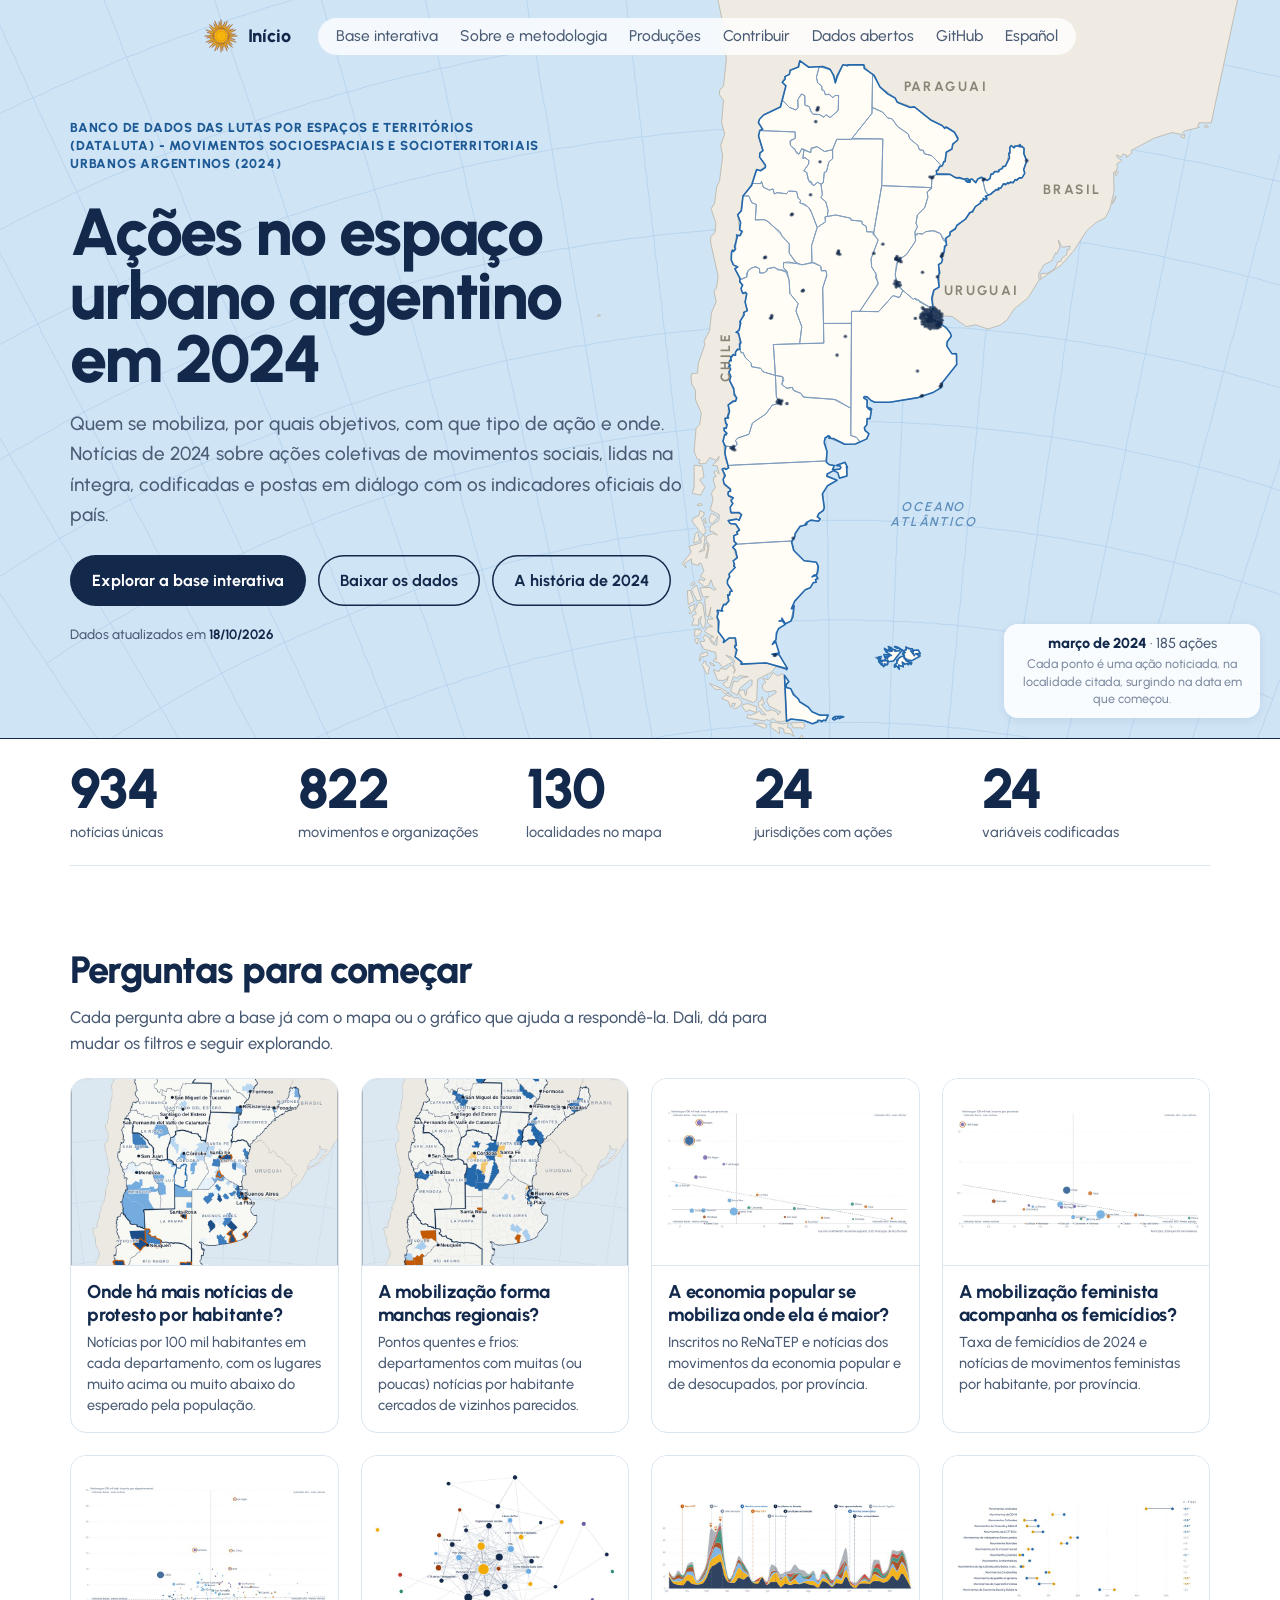
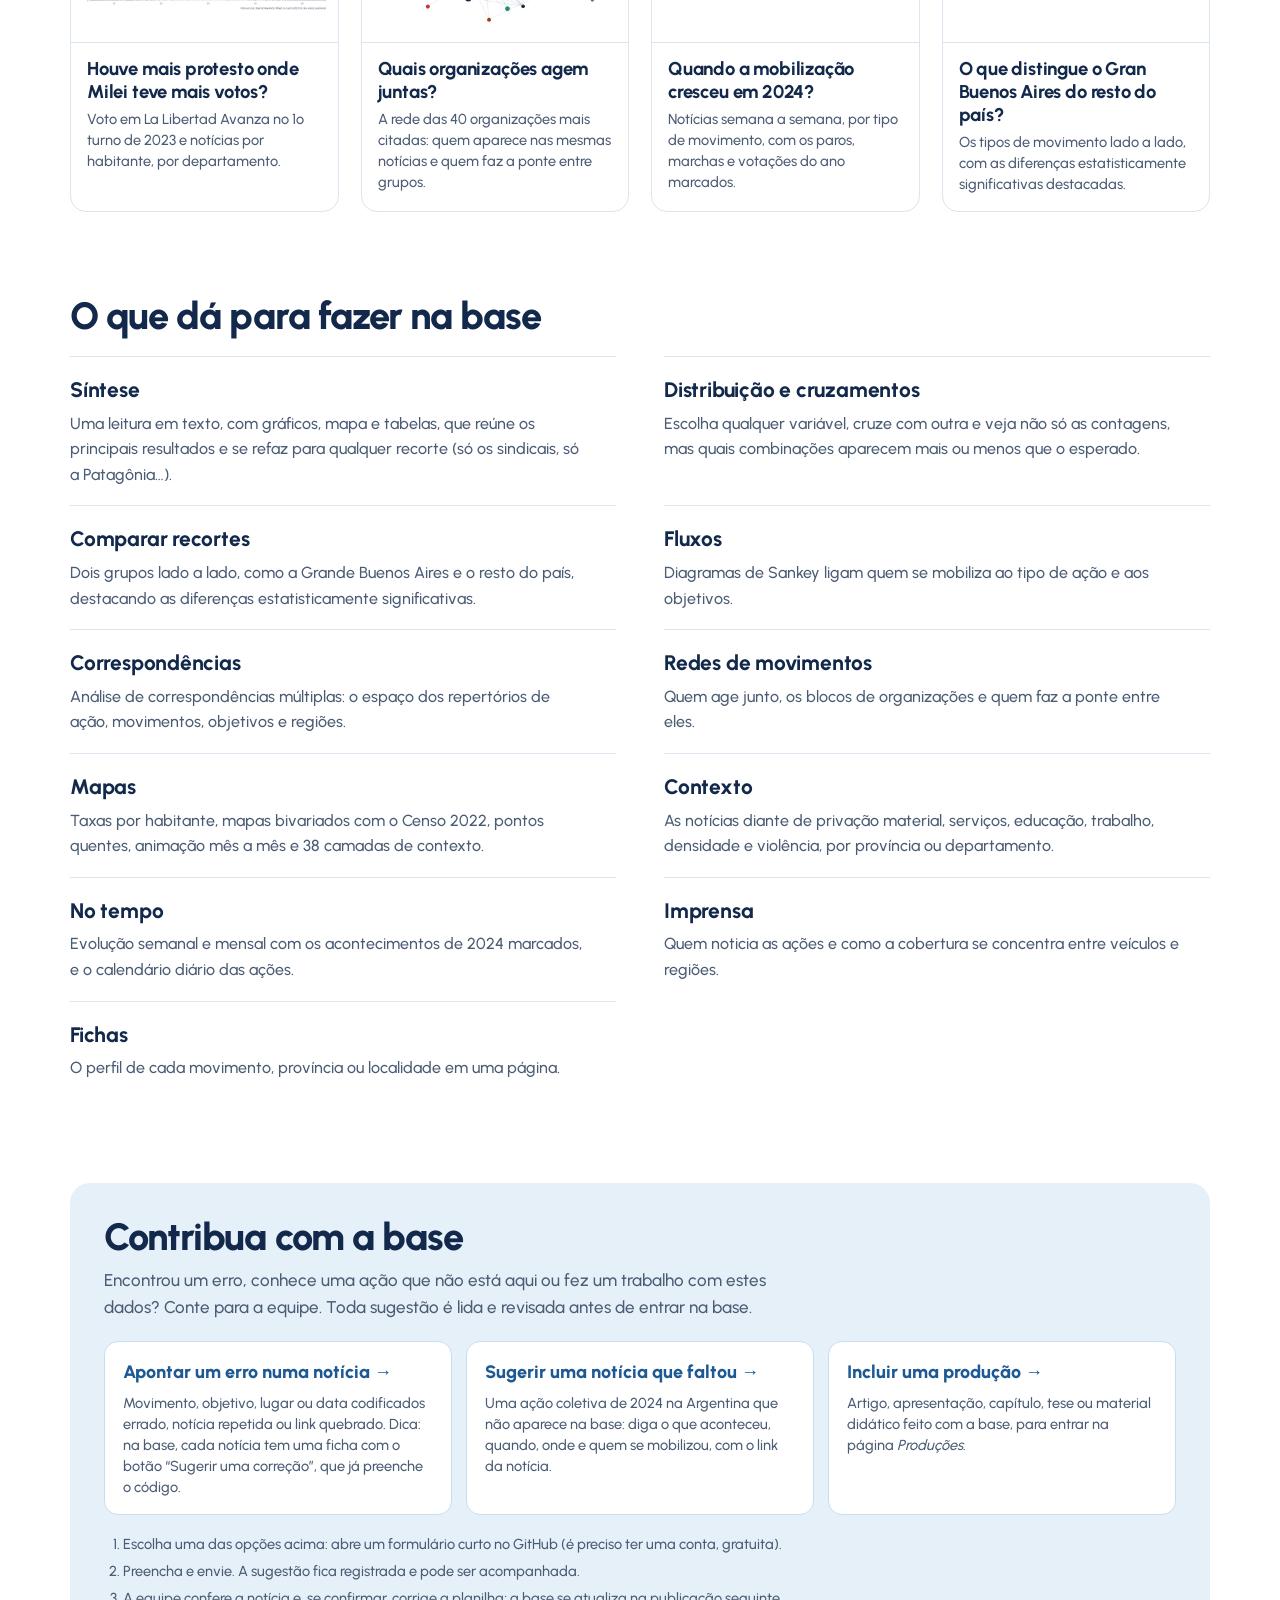
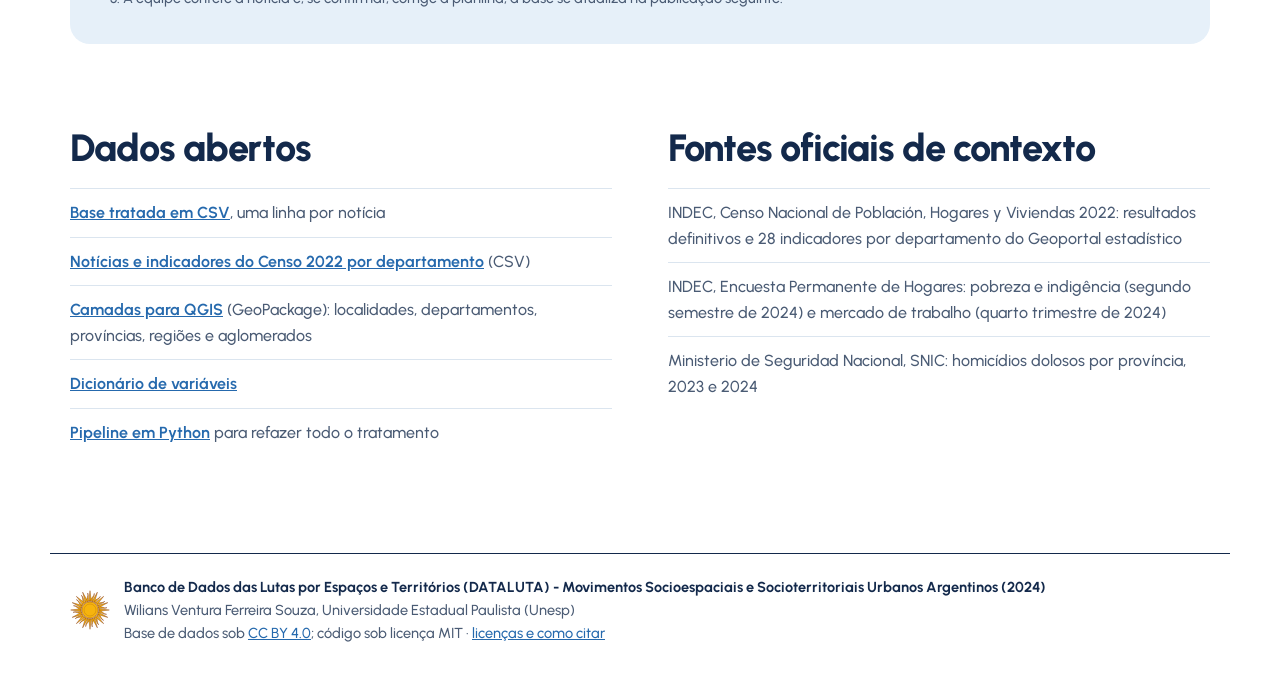
<file: index.html>
<!doctype html>
<html lang="pt-BR">
<head>
<meta charset="utf-8">
<meta name="viewport" content="width=device-width, initial-scale=1, viewport-fit=cover">
<title>DATALUTA · Ações no espaço urbano argentino em 2024</title>
<link rel="icon" href="data:image/svg+xml,%3Csvg xmlns=%27http://www.w3.org/2000/svg%27 viewBox=%270 0 32 32%27%3E%3Crect width=%2732%27 height=%2732%27 rx=%276%27 fill=%27%2374acdf%27/%3E%3Ccircle cx=%2716%27 cy=%2716%27 r=%277%27 fill=%27%23f6b40e%27 stroke=%27%2385340a%27 stroke-width=%271.5%27/%3E%3C/svg%3E">
<meta name="description" content="Base interativa de notícias sobre ações coletivas de movimentos sociais na Argentina em 2024, com mapas, fluxos, redes e indicadores oficiais do INDEC.">
<meta property="og:title" content="DATALUTA · Ações no espaço urbano argentino em 2024">
<meta property="og:description" content="Quem se mobiliza, por quais objetivos, com que tipo de ação e onde: base interativa de notícias de 2024 com mapas e indicadores oficiais.">
<meta property="og:type" content="website">
<link rel="preload" href="assets/fonts/urbanist-latin-wght-normal.woff2" as="font" type="font/woff2" crossorigin>
<link rel="stylesheet" href="assets/css/fontes.css?v=20261030k">
<link rel="stylesheet" href="assets/css/inicio.css?v=20261030k">
<link rel="stylesheet" href="assets/css/mapa-entrada.css?v=20261030k">
<script src="assets/js/mapa-entrada.js?v=20261030k" defer></script>
<script src="assets/js/atualizado.js?v=20261030k" defer></script>
</head>
<body>
<svg width="0" height="0" style="position:absolute" aria-hidden="true"><symbol id="sol" viewBox="-28 -28 56 56"><g fill="#f6b40e" stroke="#85340a" stroke-width=".6" stroke-linejoin="round"><path d="M-1.69 -12.38L0.00 -27.00L1.69 -12.38ZM3.17 -12.09L10.33 -24.94L6.31 -10.79ZM7.56 -9.96L19.09 -19.09L9.96 -7.56ZM10.79 -6.31L24.94 -10.33L12.09 -3.17ZM12.38 -1.69L27.00 0.00L12.38 1.69ZM12.09 3.17L24.94 10.33L10.79 6.31ZM9.96 7.56L19.09 19.09L7.56 9.96ZM6.31 10.79L10.33 24.94L3.17 12.09ZM1.69 12.38L0.00 27.00L-1.69 12.38ZM-3.17 12.09L-10.33 24.94L-6.31 10.79ZM-7.56 9.96L-19.09 19.09L-9.96 7.56ZM-10.79 6.31L-24.94 10.33L-12.09 3.17ZM-12.38 1.69L-27.00 0.00L-12.38 -1.69ZM-12.09 -3.17L-24.94 -10.33L-10.79 -6.31ZM-9.96 -7.56L-19.09 -19.09L-7.56 -9.96ZM-6.31 -10.79L-10.33 -24.94L-3.17 -12.09Z"/><path d="M1.08 -12.45C0.45 -16.99 6.22 -19.01 6.09 -23.22C6.27 -17.94 2.33 -15.83 3.77 -11.92ZM5.76 -11.09C6.92 -15.53 13.02 -15.18 14.51 -19.12C12.66 -14.17 8.21 -13.73 8.04 -9.57ZM9.57 -8.04C12.33 -11.70 17.84 -9.04 20.72 -12.11C17.12 -8.25 12.84 -9.54 11.09 -5.76ZM11.92 -3.77C15.87 -6.09 19.94 -1.53 23.78 -3.26C18.97 -1.07 15.52 -3.90 12.45 -1.08ZM12.45 1.08C16.99 0.45 19.01 6.22 23.22 6.09C17.94 6.27 15.83 2.33 11.92 3.77ZM11.09 5.76C15.53 6.92 15.18 13.02 19.12 14.51C14.17 12.66 13.73 8.21 9.57 8.04ZM8.04 9.57C11.70 12.33 9.04 17.84 12.11 20.72C8.25 17.12 9.54 12.84 5.76 11.09ZM3.77 11.92C6.09 15.87 1.53 19.94 3.26 23.78C1.07 18.97 3.90 15.52 1.08 12.45ZM-1.08 12.45C-0.45 16.99 -6.22 19.01 -6.09 23.22C-6.27 17.94 -2.33 15.83 -3.77 11.92ZM-5.76 11.09C-6.92 15.53 -13.02 15.18 -14.51 19.12C-12.66 14.17 -8.21 13.73 -8.04 9.57ZM-9.57 8.04C-12.33 11.70 -17.84 9.04 -20.72 12.11C-17.12 8.25 -12.84 9.54 -11.09 5.76ZM-11.92 3.77C-15.87 6.09 -19.94 1.53 -23.78 3.26C-18.97 1.07 -15.52 3.90 -12.45 1.08ZM-12.45 -1.08C-16.99 -0.45 -19.01 -6.22 -23.22 -6.09C-17.94 -6.27 -15.83 -2.33 -11.92 -3.77ZM-11.09 -5.76C-15.53 -6.92 -15.18 -13.02 -19.12 -14.51C-14.17 -12.66 -13.73 -8.21 -9.57 -8.04ZM-8.04 -9.57C-11.70 -12.33 -9.04 -17.84 -12.11 -20.72C-8.25 -17.12 -9.54 -12.84 -5.76 -11.09ZM-3.77 -11.92C-6.09 -15.87 -1.53 -19.94 -3.26 -23.78C-1.07 -18.97 -3.90 -15.52 -1.08 -12.45Z"/><circle r="11.5"/></g><circle r="8.4" fill="none" stroke="#85340a" stroke-width=".5" opacity=".55"/></symbol></svg>



<header class="abertura">
<nav class="topo" aria-label="Navegação principal">
  <a class="marca" href="./"><svg viewBox="-28 -28 56 56" aria-hidden="true"><use href="#sol" x="-28" y="-28" width="56" height="56"/></svg><span>Início</span></a>
  <div class="links">
    <a href="base/">Base interativa</a>
    <a href="sobre/">Sobre e metodologia</a>
    <a href="producoes/">Produções</a>
    <a href="#contribuir">Contribuir</a>
    <a href="#dados">Dados abertos</a>
    <a href="https://github.com/wiliansventura98-collab/site-acoes">GitHub</a>
    <a href="es/" hreflang="es" lang="es">Español</a>
  </div>
</nav>
 <div class="abertura-in">
  <div class="abertura-txt">
    <p class="kicker-dl">Banco de Dados das Lutas por Espaços e Territórios (DATALUTA) - Movimentos Socioespaciais e Socioterritoriais Urbanos Argentinos (2024)</p>
    <h1>Ações no espaço urbano argentino em 2024</h1>
    <p class="lede">Quem se mobiliza, por quais objetivos, com que tipo de ação e onde. Notícias de 2024 sobre ações coletivas de movimentos sociais, lidas na íntegra, codificadas e postas em diálogo com os indicadores oficiais do país.</p>
    <div class="acoes">
      <a class="cta" href="base/">Explorar a base interativa</a>
      <a class="cta sec" href="#dados">Baixar os dados</a>
      <a class="cta sec" href="historia/">A história de 2024</a>
    </div>
    <p class="atualizado" data-atualizado data-resumo="dados/resumo.json" hidden></p>
  </div>
  <figure class="mapa-entrada" data-entrada="dados/entrada.json" data-duracao="8000" data-fundo data-sem-bandeira>
    <figcaption>Cada ponto é uma ação noticiada, na localidade citada, surgindo na data em que começou.</figcaption>
  </figure>
 </div>
</header>

<main>
  <section class="numeros" aria-label="A base em números">
    <div><b data-k="unicas">934</b><span>notícias únicas</span></div>
    <div><b data-k="movimentos">822</b><span>movimentos e organizações</span></div>
    <div><b data-k="localidades">130</b><span>localidades no mapa</span></div>
    <div><b data-k="provincias">24</b><span>jurisdições com ações</span></div>
    <div><b data-k="variaveis">22</b><span>variáveis codificadas</span></div>
  </section>

  <section class="perguntas" aria-labelledby="tit-perguntas">
    <h2 id="tit-perguntas">Perguntas para começar</h2>
    <p class="perguntas-lede">Cada pergunta abre a base já com o mapa ou o gráfico que ajuda a respondê-la. Dali, dá para mudar os filtros e seguir explorando.</p>
    <ul>
      <li><a href="base/#mapa?pronto=map:2"><img src="assets/img/galeria/dept.jpg" alt="" width="800" height="560" loading="lazy"><h3>Onde há mais notícias de protesto por habitante?</h3><p>Notícias por 100 mil habitantes em cada departamento, com os lugares muito acima ou muito abaixo do esperado pela população.</p></a></li>
      <li><a href="base/#mapa?pronto=map:4"><img src="assets/img/galeria/lisa.jpg" alt="" width="800" height="560" loading="lazy"><h3>A mobilização forma manchas regionais?</h3><p>Pontos quentes e frios: departamentos com muitas (ou poucas) notícias por habitante cercados de vizinhos parecidos.</p></a></li>
      <li><a href="base/#contexto?pronto=ctx:9"><img src="assets/img/galeria/epop.jpg" alt="" width="800" height="560" loading="lazy"><h3>A economia popular se mobiliza onde ela é maior?</h3><p>Inscritos no ReNaTEP e notícias dos movimentos da economia popular e de desocupados, por província.</p></a></li>
      <li><a href="base/#contexto?pronto=ctx:10"><img src="assets/img/galeria/femi.jpg" alt="" width="800" height="560" loading="lazy"><h3>A mobilização feminista acompanha os femicídios?</h3><p>Taxa de femicídios de 2024 e notícias de movimentos feministas por habitante, por província.</p></a></li>
      <li><a href="base/#contexto?pronto=ctx:11"><img src="assets/img/galeria/milei.jpg" alt="" width="800" height="560" loading="lazy"><h3>Houve mais protesto onde Milei teve mais votos?</h3><p>Voto em La Libertad Avanza no 1º turno de 2023 e notícias por habitante, por departamento.</p></a></li>
      <li><a href="base/#redes?pronto=net:0"><img src="assets/img/galeria/redes.jpg" alt="" width="800" height="560" loading="lazy"><h3>Quais organizações agem juntas?</h3><p>A rede das 40 organizações mais citadas: quem aparece nas mesmas notícias e quem faz a ponte entre grupos.</p></a></li>
      <li><a href="base/#tempo?pronto=time:0"><img src="assets/img/galeria/tempo.jpg" alt="" width="800" height="560" loading="lazy"><h3>Quando a mobilização cresceu em 2024?</h3><p>Notícias semana a semana, por tipo de movimento, com os paros, marchas e votações do ano marcados.</p></a></li>
      <li><a href="base/#comparar?pronto=cmp:0"><img src="assets/img/galeria/gba.jpg" alt="" width="800" height="560" loading="lazy"><h3>O que distingue o Gran Buenos Aires do resto do país?</h3><p>Os tipos de movimento lado a lado, com as diferenças estatisticamente significativas destacadas.</p></a></li>
    </ul>
  </section>

  <section class="recursos">
    <h2>O que dá para fazer na base</h2>
    <ul>
      <li><a href="base/#sintese">Síntese</a><p>Uma leitura em texto, com gráficos, mapa e tabelas, que reúne os principais resultados e se refaz para qualquer recorte (só os sindicais, só a Patagônia…).</p></li>
      <li><a href="base/#distribuicao">Distribuição e cruzamentos</a><p>Escolha qualquer variável, cruze com outra e veja não só as contagens, mas quais combinações aparecem mais ou menos que o esperado.</p></li>
      <li><a href="base/#comparar">Comparar recortes</a><p>Dois grupos lado a lado, como a Grande Buenos Aires e o resto do país, destacando as diferenças estatisticamente significativas.</p></li>
      <li><a href="base/#fluxos">Fluxos</a><p>Diagramas de Sankey ligam quem se mobiliza ao tipo de ação e aos objetivos.</p></li>
      <li><a href="base/#correspondencias">Correspondências</a><p>Análise de correspondências múltiplas: o espaço dos repertórios de ação, movimentos, objetivos e regiões.</p></li>
      <li><a href="base/#redes">Redes de movimentos</a><p>Quem age junto, os blocos de organizações e quem faz a ponte entre eles.</p></li>
      <li><a href="base/#mapa">Mapas</a><p>Taxas por habitante, mapas bivariados com o Censo 2022, pontos quentes, animação mês a mês e 38 camadas de contexto.</p></li>
      <li><a href="base/#contexto">Contexto</a><p>As notícias diante de privação material, serviços, educação, trabalho, densidade e violência, por província ou departamento.</p></li>
      <li><a href="base/#tempo">No tempo</a><p>Evolução semanal e mensal com os acontecimentos de 2024 marcados, e o calendário diário das ações.</p></li>
      <li><a href="base/#imprensa">Imprensa</a><p>Quem noticia as ações e como a cobertura se concentra entre veículos e regiões.</p></li>
      <li><a href="base/#fichas">Fichas</a><p>O perfil de cada movimento, província ou localidade em uma página.</p></li>
    </ul>
  </section>

  <section class="contribuir" id="contribuir" aria-labelledby="tit-contribuir">
    <h2 id="tit-contribuir">Contribua com a base</h2>
    <p class="contribuir-lede">Encontrou um erro, conhece uma ação que não está aqui ou fez um trabalho com estes dados? Conte para a equipe. Toda sugestão é lida e revisada antes de entrar na base.</p>
    <ul class="contribuir-opcoes">
      <li><a href="https://github.com/wiliansventura98-collab/site-acoes/issues/new?template=correcao.yml&amp;title=Corre%C3%A7%C3%A3o%3A%20" target="_blank" rel="noopener"><b>Apontar um erro numa notícia</b><span>Movimento, objetivo, lugar ou data codificados errado, notícia repetida ou link quebrado. Dica: na base, cada notícia tem uma ficha com o botão “Sugerir uma correção”, que já preenche o código.</span></a></li>
      <li><a href="https://github.com/wiliansventura98-collab/site-acoes/issues/new?template=correcao.yml&amp;title=Not%C3%ADcia%20que%20faltou%20na%20base" target="_blank" rel="noopener"><b>Sugerir uma notícia que faltou</b><span>Uma ação coletiva de 2024 na Argentina que não aparece na base: diga o que aconteceu, quando, onde e quem se mobilizou, com o link da notícia.</span></a></li>
      <li><a href="https://github.com/wiliansventura98-collab/site-acoes/issues/new?template=producao.yml" target="_blank" rel="noopener"><b>Incluir uma produção</b><span>Artigo, apresentação, capítulo, tese ou material didático feito com a base, para entrar na página <i>Produções</i>.</span></a></li>
    </ul>
    <ol class="contribuir-passos">
      <li>Escolha uma das opções acima: abre um formulário curto no GitHub (é preciso ter uma conta, gratuita).</li>
      <li>Preencha e envie. A sugestão fica registrada e pode ser acompanhada.</li>
      <li>A equipe confere a notícia e, se confirmar, corrige a planilha; a base se atualiza na publicação seguinte.</li>
    </ol>
  </section>

  <section class="duas" id="dados">
    <div>
      <h2>Dados abertos</h2>
      <ul class="lista">
        <li><a href="dados/acoes_2024.csv">Base tratada em CSV</a>, uma linha por notícia</li>
        <li><a href="dados/contexto_censo2022_departamentos.csv">Notícias e indicadores do Censo 2022 por departamento</a> (CSV)</li>
        <li><a href="dados/camadas/acoes_2024.gpkg">Camadas para QGIS</a> (GeoPackage): localidades, departamentos, províncias, regiões e aglomerados</li>
        <li><a href="https://github.com/wiliansventura98-collab/site-acoes/blob/main/dados/dicionario.md">Dicionário de variáveis</a></li>
        <li><a href="https://github.com/wiliansventura98-collab/site-acoes/tree/main/pipeline">Pipeline em Python</a> para refazer todo o tratamento</li>
      </ul>
    </div>
    <div>
      <h2>Fontes oficiais de contexto</h2>
      <ul class="lista">
        <li>INDEC, Censo Nacional de Población, Hogares y Viviendas 2022: resultados definitivos e 28 indicadores por departamento do Geoportal estadístico</li>
        <li>INDEC, Encuesta Permanente de Hogares: pobreza e indigência (segundo semestre de 2024) e mercado de trabalho (quarto trimestre de 2024)</li>
        <li>Ministerio de Seguridad Nacional, SNIC: homicídios dolosos por província, 2023 e 2024</li>
      </ul>
    </div>
  </section>
</main>

<footer class="rodape">
  <svg viewBox="-28 -28 56 56" aria-hidden="true"><use href="#sol" x="-28" y="-28" width="56" height="56"/></svg>
  <p><b>Banco de Dados das Lutas por Espaços e Territórios (DATALUTA) - Movimentos Socioespaciais e Socioterritoriais Urbanos Argentinos (2024)</b><br>Wilians Ventura Ferreira Souza, Universidade Estadual Paulista (Unesp)<br>Base de dados sob <a href="https://creativecommons.org/licenses/by/4.0/deed.pt-br" rel="license">CC BY 4.0</a>; código sob licença MIT · <a href="https://github.com/wiliansventura98-collab/site-acoes/blob/main/LICENCAS.md">licenças e como citar</a></p>
</footer>
<script>
fetch('dados/resumo.json',{cache:'no-cache'}).then(r=>r.ok?r.json():null).then(d=>{ if(!d) return;
  document.querySelectorAll('[data-k]').forEach(b=>{ const v=d[b.dataset.k]; if(v!=null) b.textContent=Number(v).toLocaleString('pt-BR'); }); }).catch(()=>{});
</script>
</body>
</html>
</file>
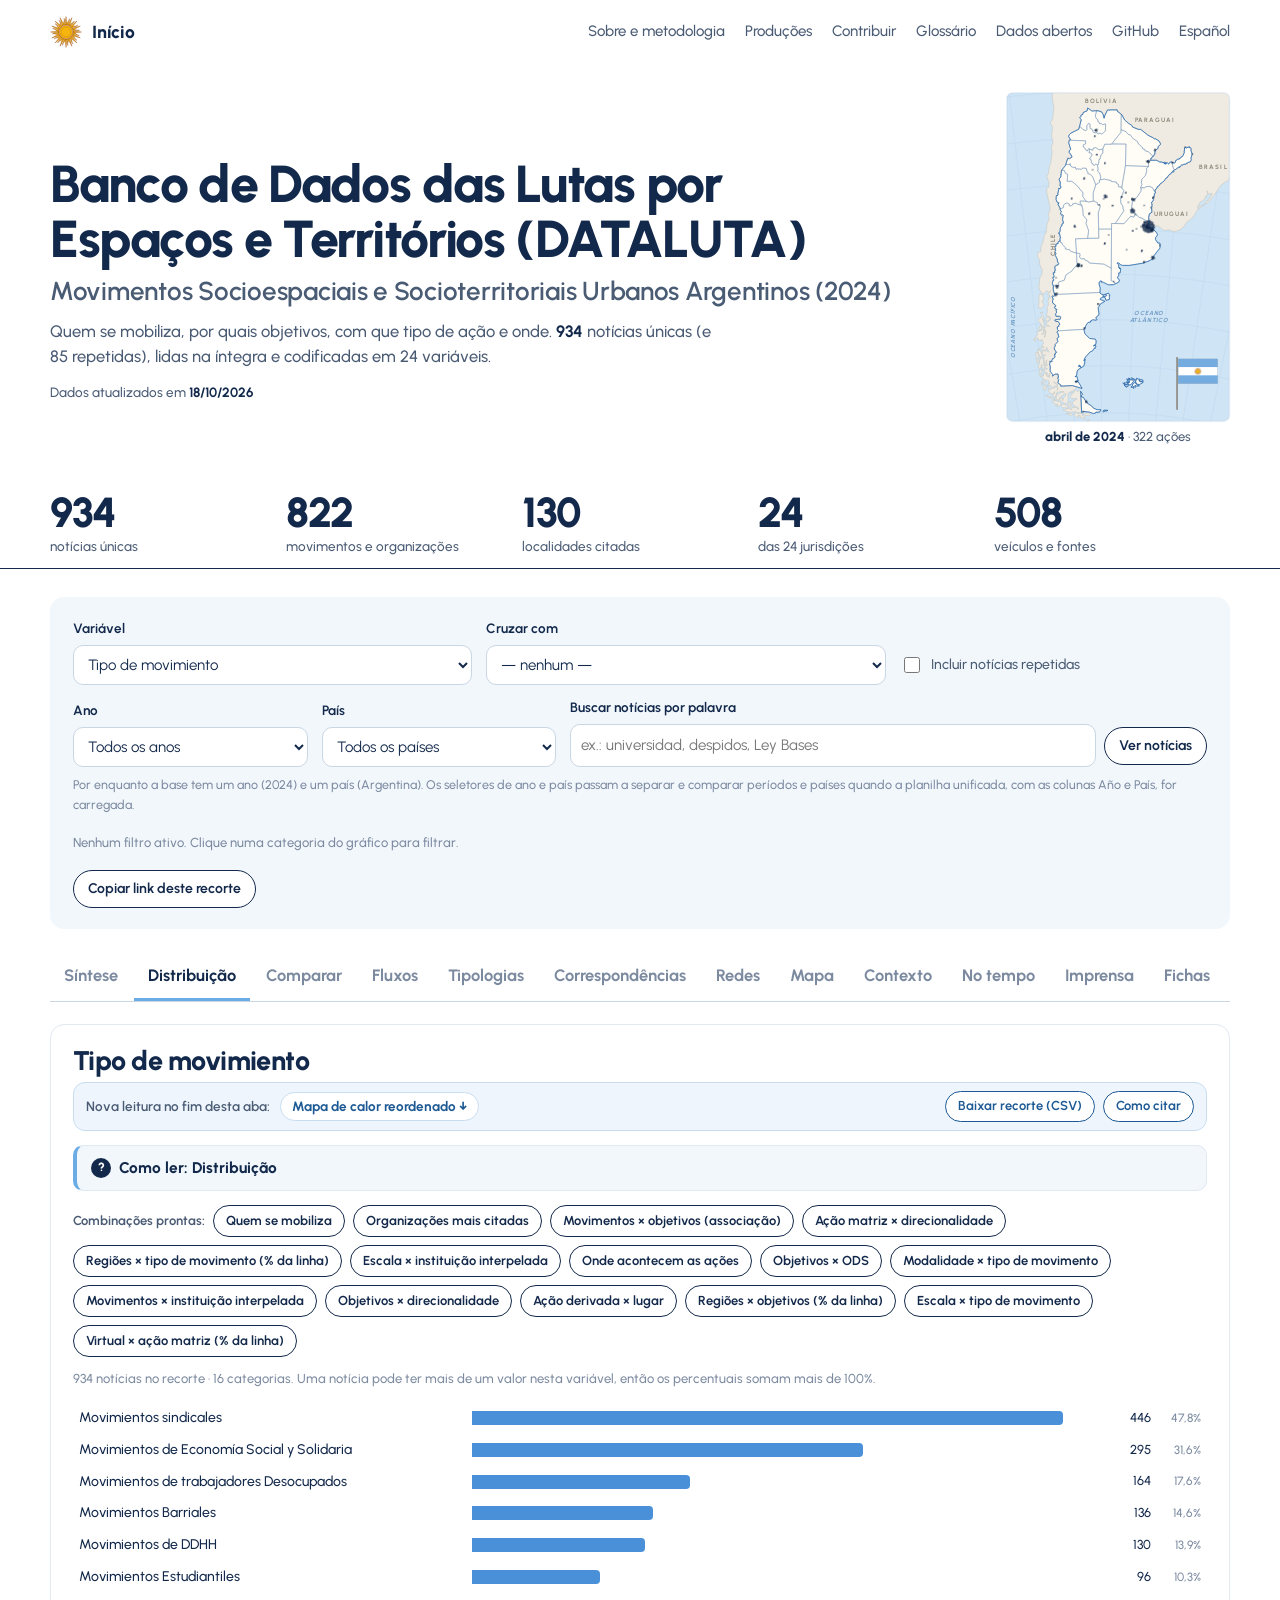
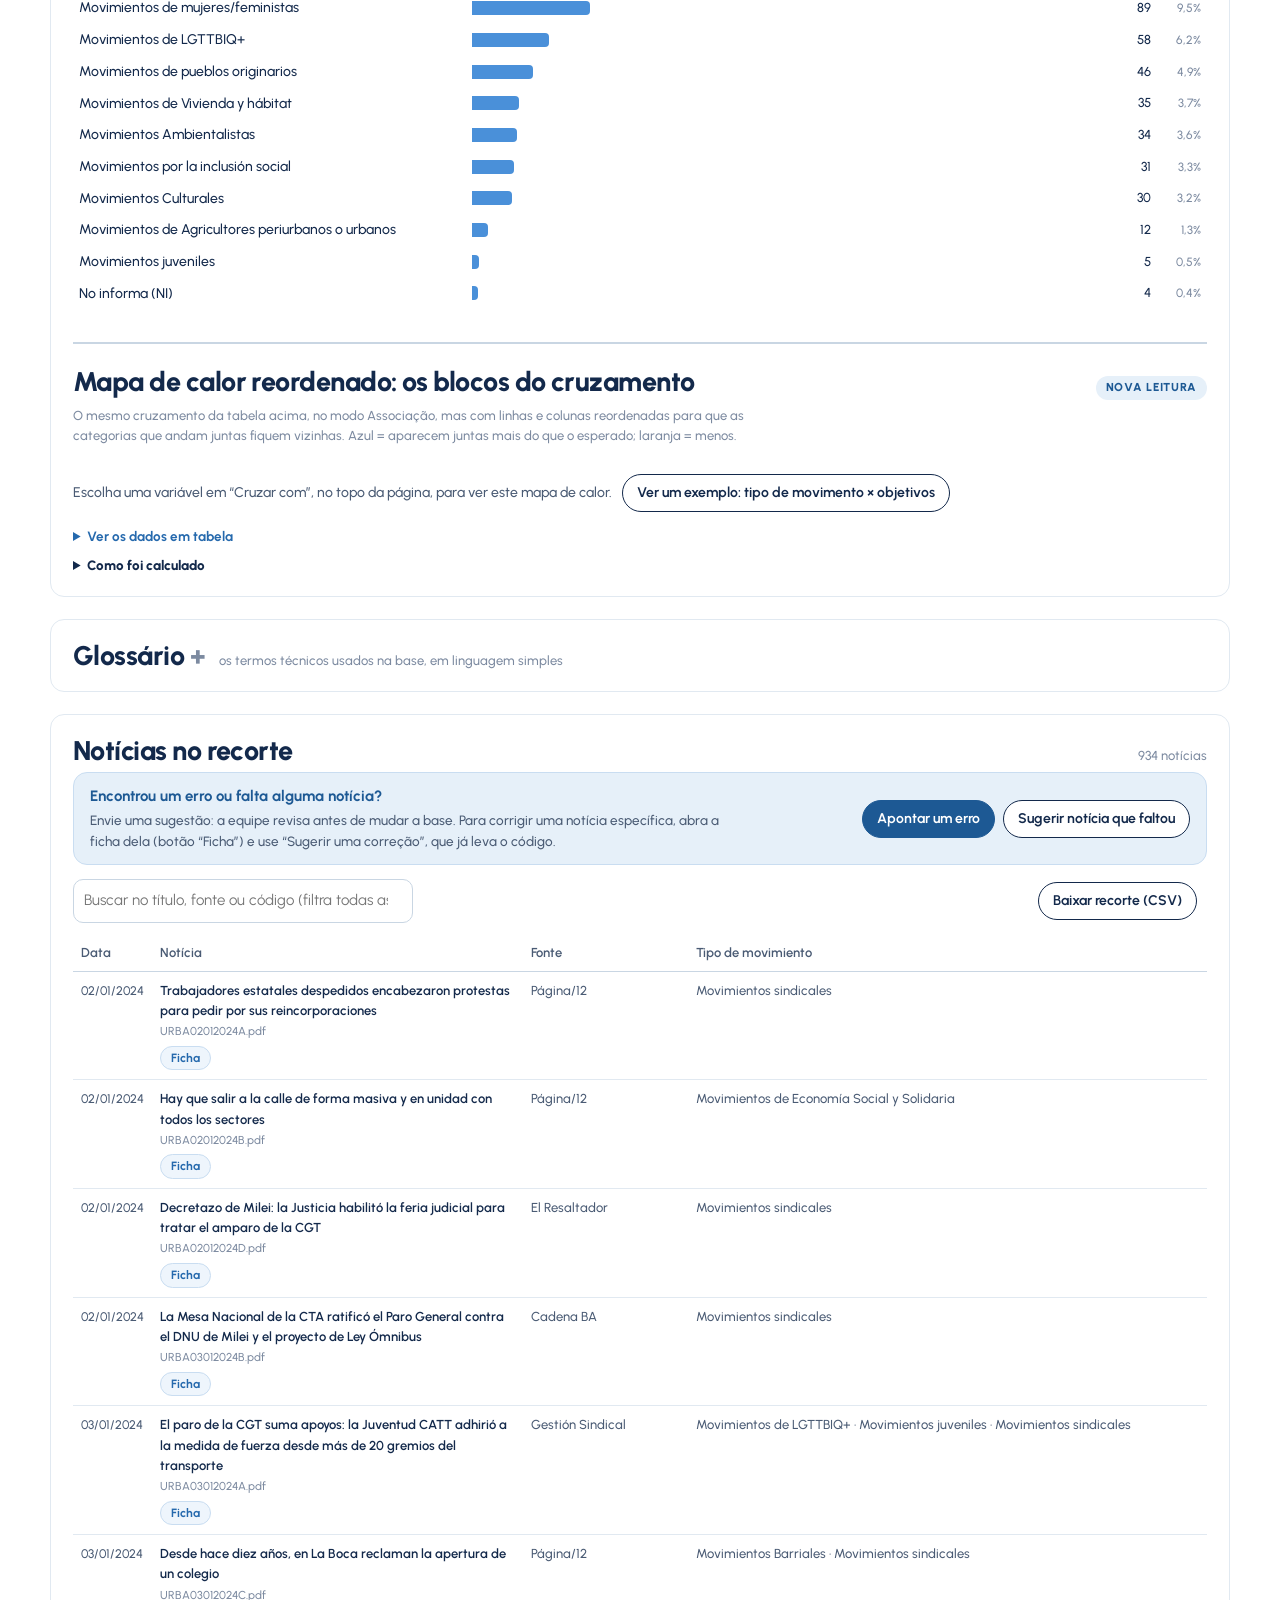
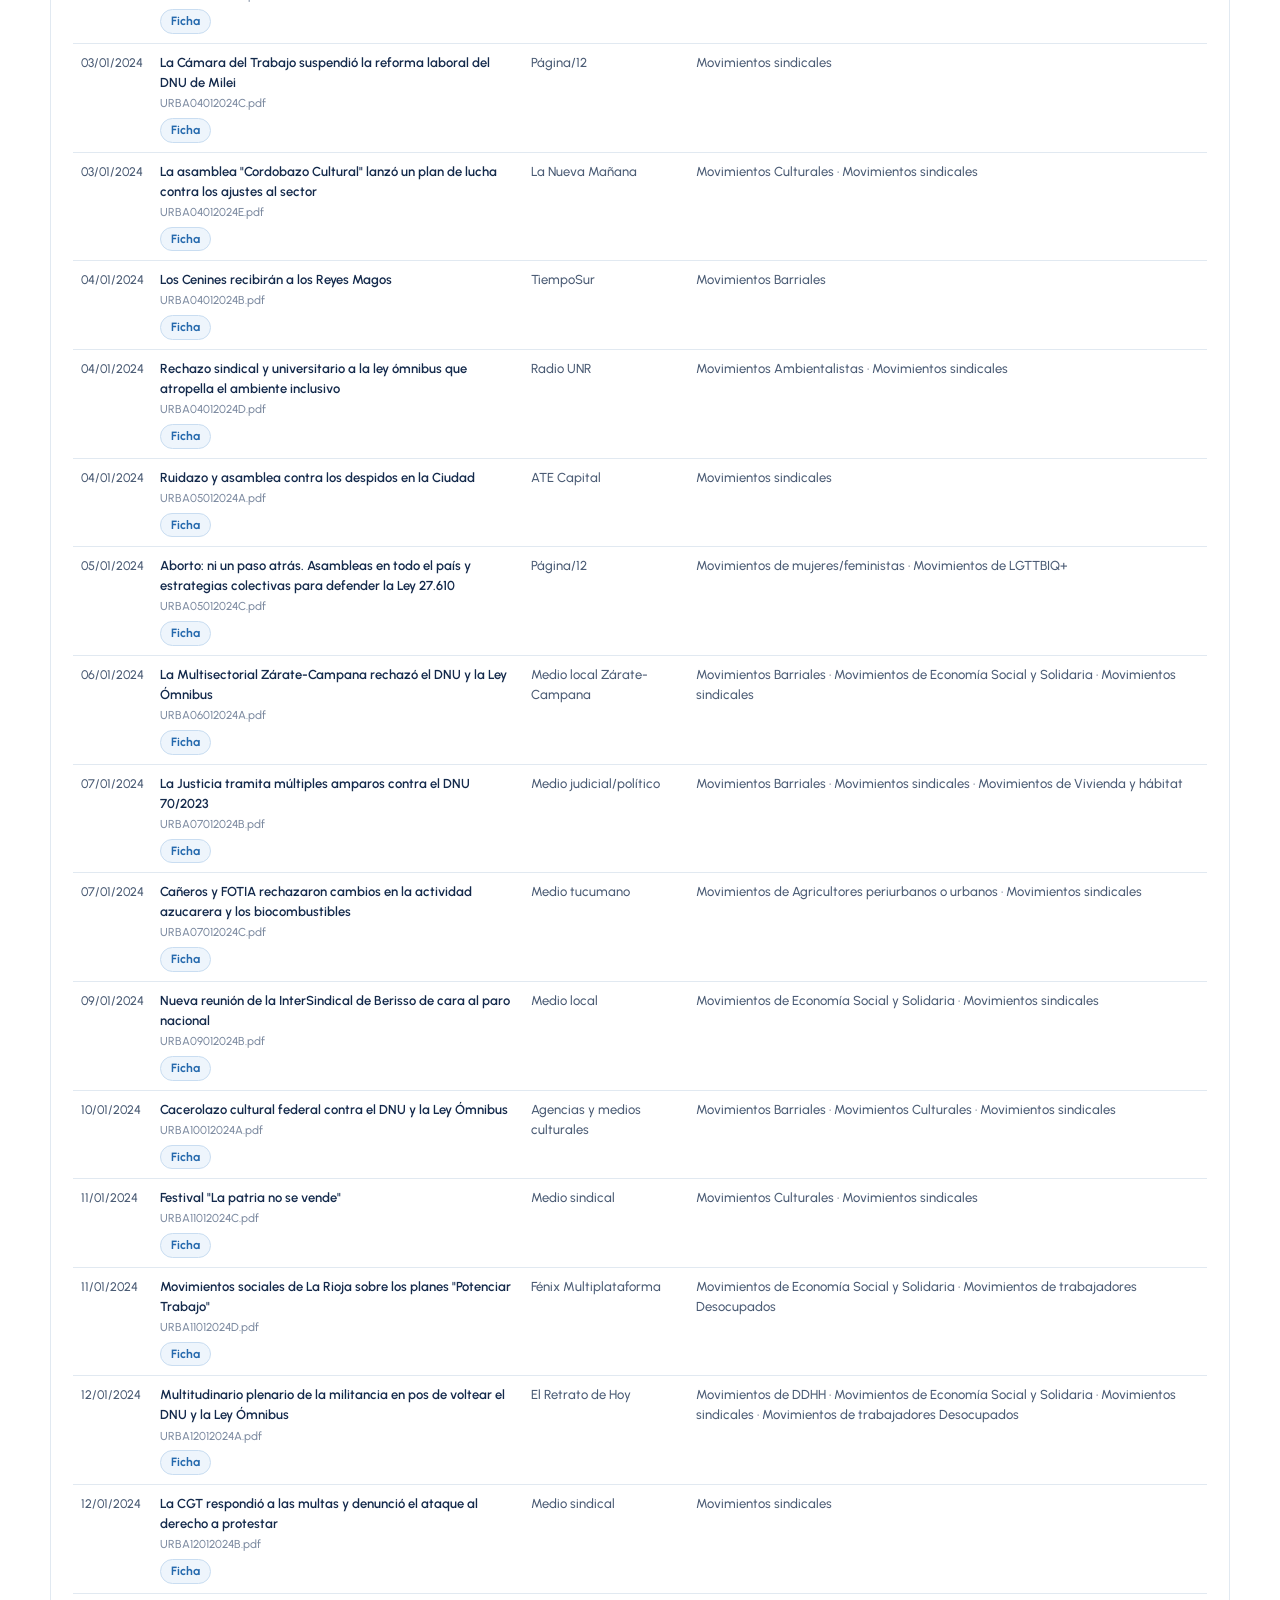
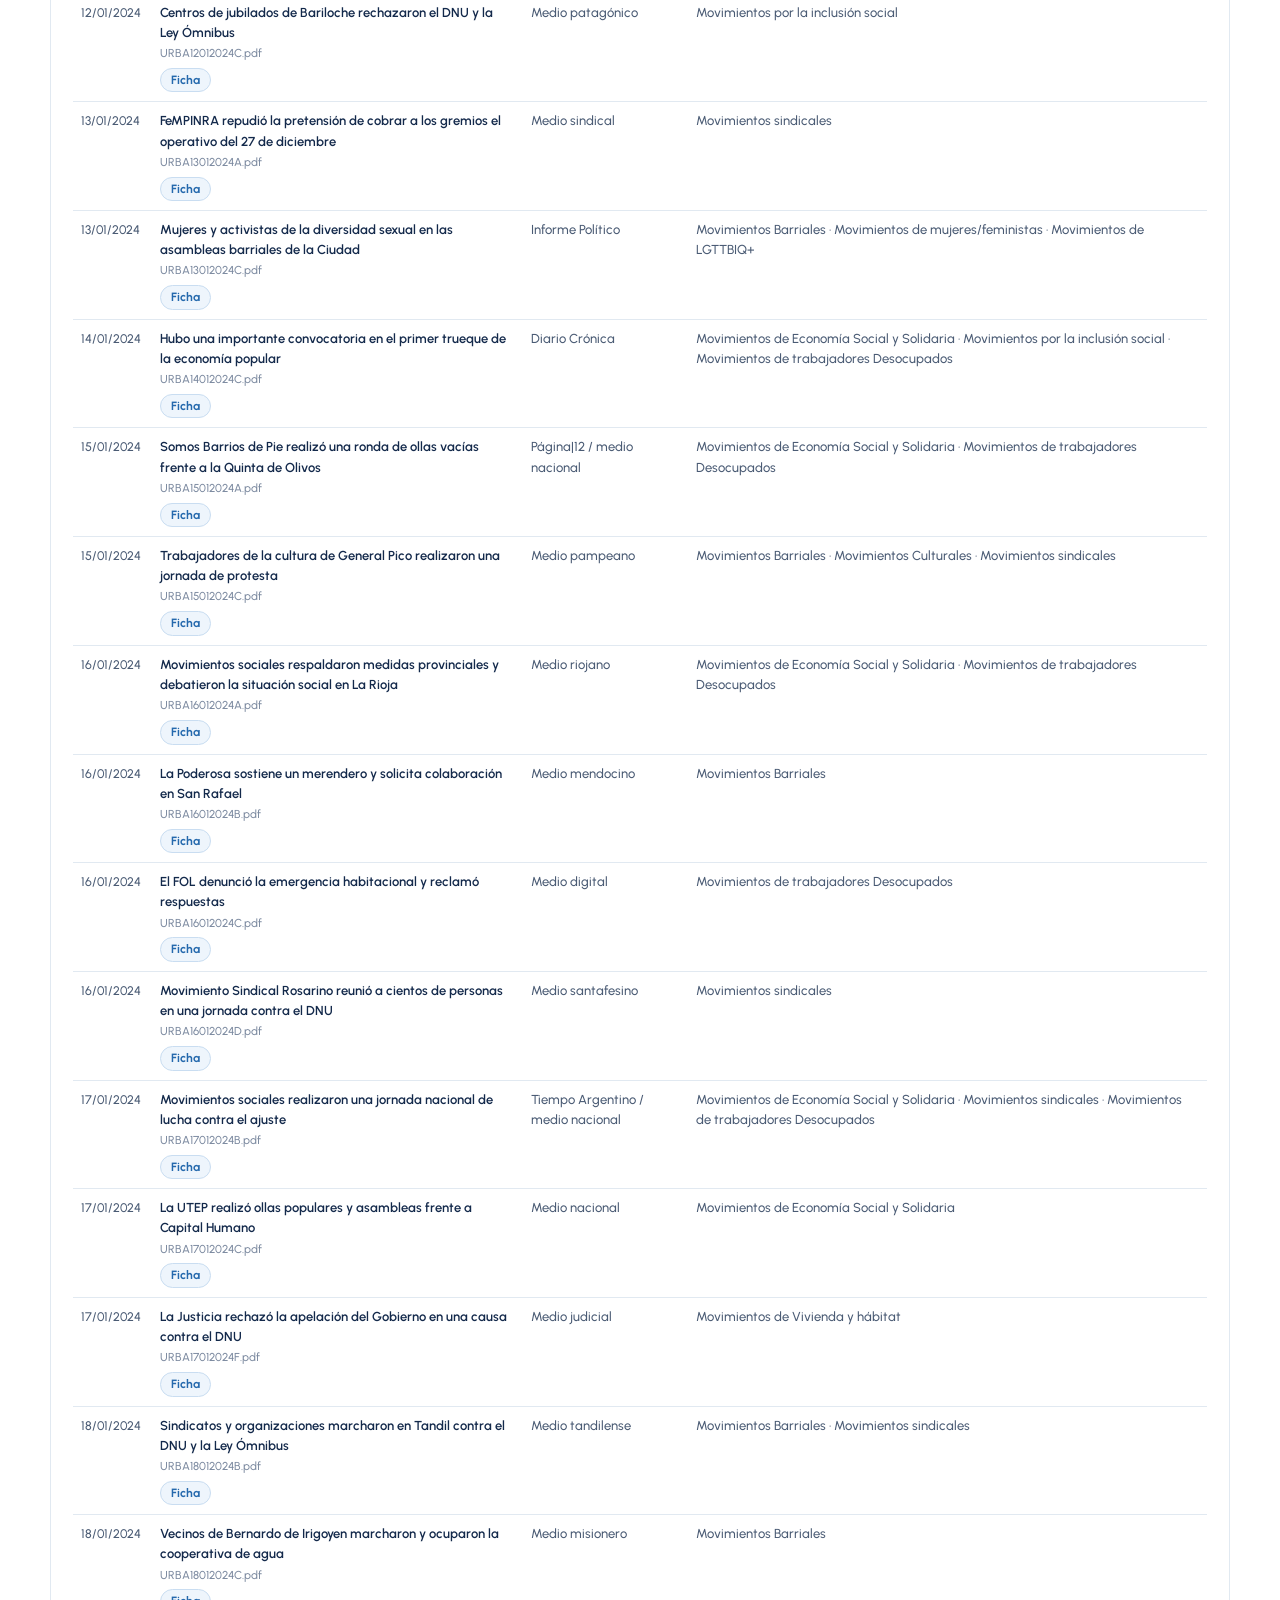
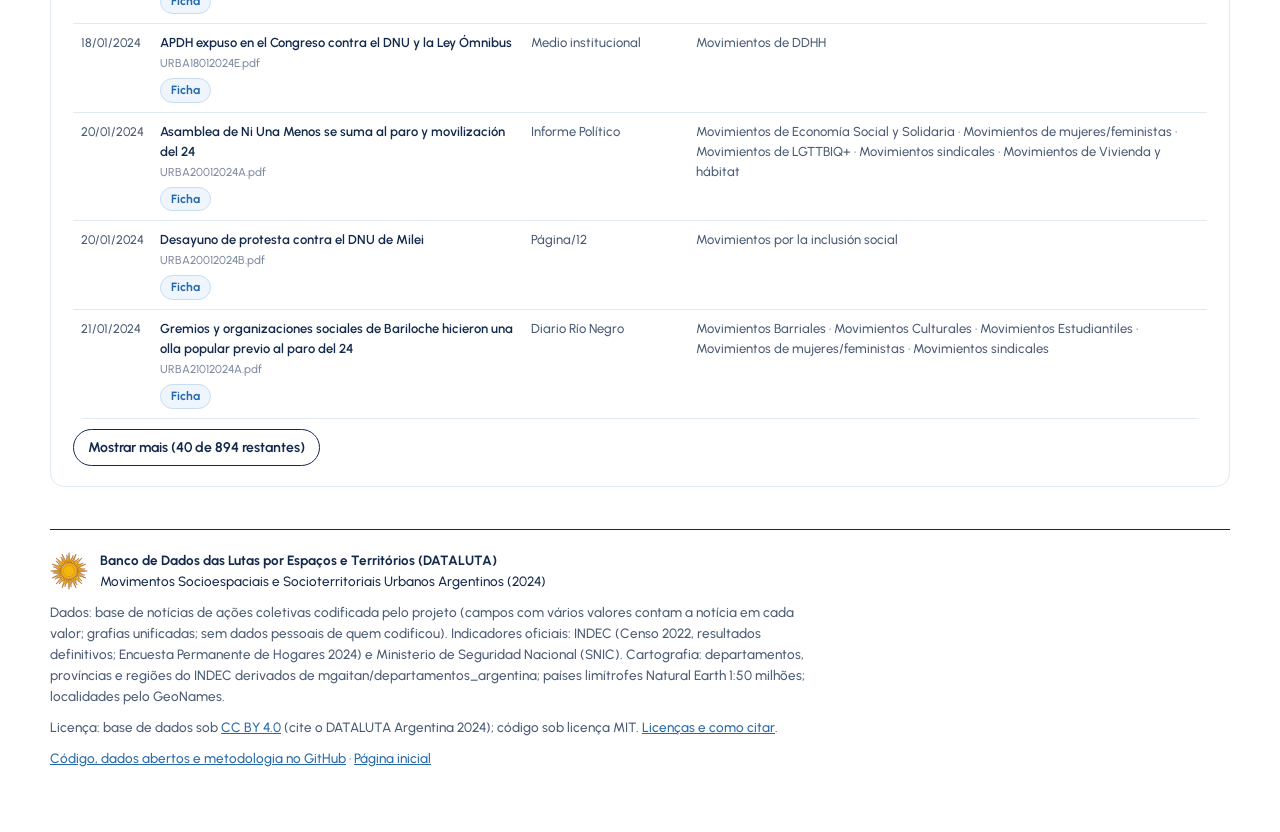
<file: base/index.html>
<!doctype html>
<html lang="pt-BR">
<head>
<meta charset="utf-8">
<meta name="viewport" content="width=device-width, initial-scale=1, viewport-fit=cover">
<title>DATALUTA · Movimentos Socioespaciais e Socioterritoriais Urbanos Argentinos (2024)</title>
<link rel="icon" href="data:image/svg+xml,%3Csvg xmlns=%27http://www.w3.org/2000/svg%27 viewBox=%270 0 32 32%27%3E%3Crect width=%2732%27 height=%2732%27 rx=%276%27 fill=%27%2374acdf%27/%3E%3Ccircle cx=%2716%27 cy=%2716%27 r=%277%27 fill=%27%23f6b40e%27 stroke=%27%2385340a%27 stroke-width=%271.5%27/%3E%3C/svg%3E">
<meta name="description" content="Base interativa de notícias sobre ações coletivas na Argentina em 2024: distribuições, fluxos, tipologias, redes de movimentos, mapas com indicadores do INDEC e calendário.">
<meta property="og:title" content="Banco de Dados das Lutas por Espaços e Territórios (DATALUTA) - Movimentos Socioespaciais e Socioterritoriais Urbanos Argentinos (2024)">
<meta property="og:description" content="Base interativa de notícias sobre ações coletivas na Argentina em 2024: distribuições, fluxos, tipologias, redes de movimentos, mapas com indicadores do INDEC e calendário.">
<meta property="og:type" content="website">
<link rel="preload" href="../assets/fonts/urbanist-latin-wght-normal.woff2" as="font" type="font/woff2" crossorigin>
<link rel="stylesheet" href="../assets/css/fontes.css?v=20261030k">
<link rel="stylesheet" href="../assets/js/vendor/leaflet-1.9.4/leaflet.css">
<link rel="stylesheet" href="../assets/css/base.css?v=20261030k">
<link rel="stylesheet" href="../assets/css/mapa-entrada.css?v=20261030k">
<script src="../assets/js/mapa-entrada.js?v=20261030k" defer></script>
<script src="../assets/js/atualizado.js?v=20261030k" defer></script>
</head>
<body>
<svg width="0" height="0" style="position:absolute" aria-hidden="true"><symbol id="sol" viewBox="-28 -28 56 56"><g fill="#f6b40e" stroke="#85340a" stroke-width=".6" stroke-linejoin="round"><path d="M-1.69 -12.38L0.00 -27.00L1.69 -12.38ZM3.17 -12.09L10.33 -24.94L6.31 -10.79ZM7.56 -9.96L19.09 -19.09L9.96 -7.56ZM10.79 -6.31L24.94 -10.33L12.09 -3.17ZM12.38 -1.69L27.00 0.00L12.38 1.69ZM12.09 3.17L24.94 10.33L10.79 6.31ZM9.96 7.56L19.09 19.09L7.56 9.96ZM6.31 10.79L10.33 24.94L3.17 12.09ZM1.69 12.38L0.00 27.00L-1.69 12.38ZM-3.17 12.09L-10.33 24.94L-6.31 10.79ZM-7.56 9.96L-19.09 19.09L-9.96 7.56ZM-10.79 6.31L-24.94 10.33L-12.09 3.17ZM-12.38 1.69L-27.00 0.00L-12.38 -1.69ZM-12.09 -3.17L-24.94 -10.33L-10.79 -6.31ZM-9.96 -7.56L-19.09 -19.09L-7.56 -9.96ZM-6.31 -10.79L-10.33 -24.94L-3.17 -12.09Z"/><path d="M1.08 -12.45C0.45 -16.99 6.22 -19.01 6.09 -23.22C6.27 -17.94 2.33 -15.83 3.77 -11.92ZM5.76 -11.09C6.92 -15.53 13.02 -15.18 14.51 -19.12C12.66 -14.17 8.21 -13.73 8.04 -9.57ZM9.57 -8.04C12.33 -11.70 17.84 -9.04 20.72 -12.11C17.12 -8.25 12.84 -9.54 11.09 -5.76ZM11.92 -3.77C15.87 -6.09 19.94 -1.53 23.78 -3.26C18.97 -1.07 15.52 -3.90 12.45 -1.08ZM12.45 1.08C16.99 0.45 19.01 6.22 23.22 6.09C17.94 6.27 15.83 2.33 11.92 3.77ZM11.09 5.76C15.53 6.92 15.18 13.02 19.12 14.51C14.17 12.66 13.73 8.21 9.57 8.04ZM8.04 9.57C11.70 12.33 9.04 17.84 12.11 20.72C8.25 17.12 9.54 12.84 5.76 11.09ZM3.77 11.92C6.09 15.87 1.53 19.94 3.26 23.78C1.07 18.97 3.90 15.52 1.08 12.45ZM-1.08 12.45C-0.45 16.99 -6.22 19.01 -6.09 23.22C-6.27 17.94 -2.33 15.83 -3.77 11.92ZM-5.76 11.09C-6.92 15.53 -13.02 15.18 -14.51 19.12C-12.66 14.17 -8.21 13.73 -8.04 9.57ZM-9.57 8.04C-12.33 11.70 -17.84 9.04 -20.72 12.11C-17.12 8.25 -12.84 9.54 -11.09 5.76ZM-11.92 3.77C-15.87 6.09 -19.94 1.53 -23.78 3.26C-18.97 1.07 -15.52 3.90 -12.45 1.08ZM-12.45 -1.08C-16.99 -0.45 -19.01 -6.22 -23.22 -6.09C-17.94 -6.27 -15.83 -2.33 -11.92 -3.77ZM-11.09 -5.76C-15.53 -6.92 -15.18 -13.02 -19.12 -14.51C-14.17 -12.66 -13.73 -8.21 -9.57 -8.04ZM-8.04 -9.57C-11.70 -12.33 -9.04 -17.84 -12.11 -20.72C-8.25 -17.12 -9.54 -12.84 -5.76 -11.09ZM-3.77 -11.92C-6.09 -15.87 -1.53 -19.94 -3.26 -23.78C-1.07 -18.97 -3.90 -15.52 -1.08 -12.45Z"/><circle r="11.5"/></g><circle r="8.4" fill="none" stroke="#85340a" stroke-width=".5" opacity=".55"/></symbol></svg>

<header class="hero">
  <nav class="topo" aria-label="Navegação principal">
    <a class="marca" href="../"><svg viewBox="-28 -28 56 56" aria-hidden="true"><use href="#sol" x="-28" y="-28" width="56" height="56"/></svg><span>Início</span></a>
    <div class="links"><a href="../sobre/">Sobre e metodologia</a><a href="../producoes/">Produções</a><a href="../#contribuir">Contribuir</a><a href="#" id="linkGloss">Glossário</a><a href="../#dados">Dados abertos</a><a href="https://github.com/wiliansventura98-collab/site-acoes">GitHub</a><a href="../es/base/" hreflang="es" lang="es" id="linkIdioma">Español</a></div>
  </nav>
  <div class="hero-in">
    <div class="brand-txt">
      <h1 class="titulo-base">Banco de Dados das Lutas por Espaços e Territórios (DATALUTA)<span>Movimentos Socioespaciais e Socioterritoriais Urbanos Argentinos (2024)</span></h1>
      <p class="lede" id="lede">Carregando a base…</p>
      <p class="atualizado" data-atualizado data-resumo="../dados/resumo.json" hidden></p>
    </div>
    <figure class="mapa-entrada" data-entrada="../dados/entrada.json" data-duracao="7000"></figure>
    <div class="kpis" id="kpis" aria-label="Indicadores do recorte"></div>
  </div>
</header>

<div class="wrap">
  <section class="panel controls-panel" aria-label="Seleção">
    <div class="controls">
      <label class="f" for="var">Variável
        <select id="var"></select>
      </label>
      <label class="f" for="cross">Cruzar com
        <select id="cross"></select>
      </label>
      <label class="opt" for="rep"><input type="checkbox" id="rep"> Incluir notícias repetidas</label>
    </div>
    <div class="controls controls-2">
      <label class="f" for="fAno">Ano
        <select id="fAno"></select>
      </label>
      <label class="f" for="fPais">País
        <select id="fPais"></select>
      </label>
      <label class="f busca-topo" for="qTop">Buscar notícias por palavra
        <span class="busca-linha"><input type="search" id="qTop" placeholder="ex.: universidad, despidos, Ley Bases" autocomplete="off" spellcheck="false"><a class="btn" href="#newsSec" id="verNoticias">Ver notícias</a></span>
      </label>
    </div>
    <p class="nota-ano" id="notaAno"></p>
    <div class="chips" id="chips"></div>
  </section>

  <nav class="tabs" role="tablist" aria-label="Visualizações">
    <a href="#sintese" role="tab" id="tab-sin" aria-selected="false">Síntese</a>
    <a href="#distribuicao" role="tab" id="tab-dist" aria-selected="true">Distribuição</a>
    <a href="#comparar" role="tab" id="tab-cmp" aria-selected="false">Comparar</a>
    <a href="#fluxos" role="tab" id="tab-flow" aria-selected="false">Fluxos</a>
    <a href="#tipologias" role="tab" id="tab-typo" aria-selected="false">Tipologias</a>
    <a href="#correspondencias" role="tab" id="tab-acm" aria-selected="false">Correspondências</a>
    <a href="#redes" role="tab" id="tab-net" aria-selected="false">Redes</a>
    <a href="#mapa" role="tab" id="tab-map" aria-selected="false">Mapa</a>
    <a href="#contexto" role="tab" id="tab-ctx" aria-selected="false">Contexto</a>
    <a href="#tempo" role="tab" id="tab-time" aria-selected="false">No tempo</a>
    <a href="#imprensa" role="tab" id="tab-imp" aria-selected="false">Imprensa</a>
    <a href="#fichas" role="tab" id="tab-fic" aria-selected="false">Fichas</a>
  </nav>

  <section class="panel" id="dist" role="tabpanel" aria-labelledby="tab-dist" aria-live="polite">
    <div class="sechead">
      <h2 id="distTitle">—</h2>
      <div class="tools" id="distTools"></div>
    </div>
    <details class="guia"><summary>Como ler: Distribuição</summary><div class="guia-corpo"><h4>O que mostra</h4><p>Quantas notícias têm cada categoria da variável escolhida. Com “Cruzar com”, vira uma tabela: cada célula conta as notícias que têm as duas categorias ao mesmo tempo.</p>
<h4>Como ler</h4><ul><li><b>Barra:</b> número de notícias; ao lado, a porcentagem do recorte. Como uma notícia pode ter vários valores (por exemplo, dois tipos de movimento), as porcentagens podem somar mais de 100%.</li>
<li><b>Tabela, modo Contagem:</b> quanto mais escura a célula, mais notícias. <b>% da linha</b> responde “das notícias desta linha, quantas têm aquela coluna?”; <b>% da coluna</b>, o inverso.</li>
<li><b>Modo Associação:</b> compara cada célula com o que se esperaria se as variáveis não tivessem relação. Azul = aparece <i>mais</i> que o esperado; laranja = <i>menos</i>; branco = dentro do esperado.</li></ul>
<h4>Exemplo nesta base</h4><p>Os <b>movimentos sindicais</b> aparecem em 446 das 934 notícias (47,8%). Cruzando tipo de movimento com objetivos no modo Associação, os <b>movimentos feministas</b> têm resíduo +13,7 em “igualdade de gênero” e os <b>estudantis</b> +11,7 em “objetivos educativos”: são as combinações mais típicas da base.</p>
<h4>Cuidados</h4><p>Categorias grandes dominam a contagem bruta; para saber o que é característico de cada grupo, use % da linha ou Associação.</p></div></details>
    <div class="presets" id="distPresets"></div>
    <p class="note" id="distNote"></p>
    <div id="distBody"></div>
  </section>

  <section class="panel" id="flowSec" role="tabpanel" aria-labelledby="tab-flow" hidden>
    <div class="sechead"><h2>Fluxos entre variáveis</h2><span class="meta" id="flowMeta"></span></div>
    <div class="mapctl">
      <label class="f" for="flowA">Etapa 1<select id="flowA"></select></label>
      <label class="f" for="flowB">Etapa 2<select id="flowB"></select></label>
      <label class="f" for="flowC">Etapa 3<select id="flowC"></select></label>
      <label class="f" for="flowN">Categorias por etapa
        <select id="flowN"><option value="5">5 principais</option><option value="8" selected>8 principais</option><option value="10">10 principais</option><option value="14">14 principais</option></select>
      </label>
    </div>
    <details class="guia"><summary>Como ler: Fluxos</summary><div class="guia-corpo"><h4>O que mostra</h4><p>Como as categorias de duas ou três variáveis se encadeiam nas mesmas notícias: por exemplo, quem se mobiliza → com que tipo de ação → por qual objetivo.</p>
<h4>Como ler</h4><ul><li>Cada <b>coluna</b> é uma variável; cada <b>bloco</b>, uma categoria (altura ∝ notícias).</li><li>Cada <b>faixa</b> liga categorias que aparecem juntas; a espessura é o número de notícias.</li><li>Passe o mouse para ver os valores; clique para filtrar.</li></ul>
<h4>Exemplo nesta base</h4><p>Siga a faixa que sai de “Movimientos sindicales”: a parte mais grossa vai para deslocamentos coletivos (marchas, mobilizações) e daí para objetivos laborais.</p>
<h4>Cuidados</h4><p>Quando uma notícia tem várias categorias, seu peso é repartido entre as combinações, para que cada coluna some o total de notícias do recorte.</p></div></details>
    <div class="presets" id="flowPresets"></div>
    <p class="note" id="flowNote"></p>
    <div class="chart" id="flowChart"></div>
  </section>

  <section class="panel" id="typoSec" role="tabpanel" aria-labelledby="tab-typo" hidden>
    <div class="sechead"><h2>Tipologias da ação</h2><span class="meta" id="typoMeta"></span></div>
    <div class="mapctl">
      <label class="f" for="typoA">Agrupar por<select id="typoA"></select></label>
      <label class="f" for="typoB">Subdividir por<select id="typoB"></select></label>
    </div>
    <details class="guia"><summary>Como ler: Tipologias</summary><div class="guia-corpo"><h4>O que mostra</h4><p>Um mapa de árvore: retângulos dentro de retângulos. O retângulo grande é a ação matriz; dentro dele, as ações derivadas.</p>
<h4>Como ler</h4><p>A área de cada retângulo é proporcional ao número de notícias. Compare tamanhos dentro do mesmo bloco para ver quais formas concretas cada tipo de ação assume.</p>
<h4>Exemplo nesta base</h4><p>“Acciones comunicativas” é a ação matriz mais frequente (274 notícias); dentro dela, os retângulos mostram as formas derivadas, como comunicados e conferências.</p></div></details>
    <div class="presets" id="typoPresets"></div>
    <p class="note" id="typoNote"></p>
    <div class="chart" id="typoChart"></div>
  </section>

  <section class="panel" id="netSec" role="tabpanel" aria-labelledby="tab-net" hidden>
    <div class="sechead"><h2>Articulações entre movimentos</h2><span class="meta" id="netMeta"></span></div>
    <div class="mapctl">
      <label class="f" for="netVar">Rede de<select id="netVar"></select></label>
      <label class="f" for="netN">Nós
        <select id="netN"><option value="25">25 mais citados</option><option value="40" selected>40 mais citados</option><option value="60">60 mais citados</option></select>
      </label>
      <label class="f" for="netMin">Ligação mínima
        <select id="netMin"><option value="1">1 notícia em comum</option><option value="2" selected>2 notícias em comum</option><option value="3">3 notícias em comum</option><option value="5">5 notícias em comum</option></select>
      </label>
      <label class="f" for="netCor">Cor dos nós
        <select id="netCor"><option value="tipo">Tipo de movimento predominante</option><option value="com">Comunidade (blocos que agem juntos)</option></select>
      </label>
    </div>
    <details class="guia"><summary>Como ler: Redes</summary><div class="guia-corpo"><h4>O que mostra</h4><p>Quais organizações (ou outras categorias) aparecem juntas nas mesmas notícias: as articulações entre movimentos.</p>
<h4>Como ler</h4><ul><li><b>Círculo:</b> uma organização; o tamanho é o número de notícias.</li><li><b>Linha:</b> notícias em comum; quanto mais grossa, mais vezes agiram juntas.</li><li><b>Cor:</b> tipo de movimento predominante ou, se escolhido, comunidade (bloco de organizações que agem mais entre si do que com as demais).</li><li><b>Tabela abaixo:</b> grau = número de parceiros; força = notícias em comum; intermediação = quanto a organização faz a ponte entre outras.</li></ul>
<h4>Exemplo nesta base</h4><p>A UTEP é o nó central: 165 notícias e 23 parceiros. As ligações mais fortes são MTE–UTEP (36 notícias em comum) e Movimiento Evita–UTEP (32). O Movimiento Evita e o Polo Obrero têm alta intermediação: ligam blocos diferentes.</p></div></details>
    <div class="presets" id="netPresets"></div>
    <p class="note" id="netNote"></p>
    <div class="chart" id="netChart"></div>
    <div class="sechead" style="margin-top:24px"><h2>Quem articula a rede</h2><span class="meta">clique no cabeçalho para ordenar</span></div>
    <p class="note" id="netCentNote"></p>
    <div class="scroll" id="netCent"></div>
  </section>

  <section class="panel" id="mapSec" role="tabpanel" aria-labelledby="tab-map" hidden>
    <div class="sechead"><h2 id="mapTitle">Mapa</h2><span class="meta" id="mapMeta"></span></div>
    <div class="mapctl mc">
      <fieldset class="mc-grupo"><legend><span>1</span> O que mapear</legend>
        <div class="mc-linha">
      <label class="f">Visualização
        <span class="seg" id="mapVis">
          <button data-v="prancha" aria-pressed="true">Prancha cartográfica</button>
          <button data-v="web" aria-pressed="false">Mapa navegável (mundo)</button>
        </span>
      </label>
      <label class="f">Unidade espacial
        <span class="seg" id="mapUnit">
          <button data-v="loc" aria-pressed="true">Localidades</button>
          <button data-v="dept" aria-pressed="false">Departamentos</button>
          <button data-v="prov" aria-pressed="false">Províncias</button>
        </span>
      </label>
      <label class="f">Medida e representação
        <span class="seg" id="mapMeasure">
          <button data-v="abs" aria-pressed="true">Absoluto · círculos</button>
          <button data-v="rate" aria-pressed="false">Taxa · coroplético</button>
          <button data-v="both" aria-pressed="false">Ambos</button>
        </span>
      </label>
      <label class="f">Quantos mapas
        <span class="seg" id="mapMode">
          <button data-v="one" aria-pressed="true">Um mapa</button>
          <button data-v="multi" aria-pressed="false">Por categoria</button>
        </span>
      </label>
        </div>
      </fieldset>
      <fieldset class="mc-grupo"><legend><span>2</span> Camadas, categorias e período</legend>
        <div class="mc-linha">
      <label class="f mc-largo" for="ctxLayer">Camada de contexto
        <select id="ctxLayer">
          <option value="">Nenhuma</option>
          <optgroup label="População · Censo 2022">
            <option value="dens">Densidade demográfica (província)</option>
            <option value="popAbs">População absoluta (círculos)</option>
          </optgroup>
          <optgroup label="Pobreza e trabalho · INDEC, EPH">
            <option value="pob">Pobreza 2024 (região)</option>
            <option value="ind">Indigência 2024 (região)</option>
            <option value="des">Desocupação 2024 (região)</option>
            <option value="pobAgl">Pobreza 2024 (31 aglomerados)</option>
            <option value="desAgl">Desocupação 2024 (31 aglomerados)</option>
          </optgroup>
          <optgroup label="Violência · SNIC">
            <option value="hom24">Homicídios 2024 (província)</option>
          </optgroup>
        </select>
      </label>
      <label class="f" for="mapMes">Período
        <span class="perio"><select id="mapMes"><option value="">Ano inteiro (2024)</option></select><button class="btn" id="mapPlay" type="button" aria-pressed="false">Animar mês a mês</button></span>
      </label>
      <label class="f" for="cmpVar" id="cmpWrap" hidden>Comparar categorias de
        <select id="cmpVar"></select>
      </label>
      <label class="f" for="cmpN" id="cmpNWrap" hidden>Categorias
        <select id="cmpN"><option value="4">4 principais</option><option value="6" selected>6 principais</option><option value="9">9 principais</option><option value="12">12 principais</option></select>
      </label>
        </div>
      </fieldset>
      <fieldset class="mc-grupo"><legend><span>3</span> Opções da prancha</legend>
        <div class="mc-linha mc-opcoes">
      <label class="opt" for="mapDest"><input type="checkbox" id="mapDest" checked> Destacar lugares muito acima ou abaixo do esperado</label>
      <label class="opt" for="mapTopo"><input type="checkbox" id="mapTopo" checked> Mostrar nomes de lugares (mudam com o zoom)</label>
      <label class="f" for="author">Elaboração (aparece na nota)
        <input type="text" id="author" placeholder="ex.: Nome, instituição">
      </label>
        </div>
      </fieldset>
    </div>
    <details class="guia"><summary>Como ler: Mapas</summary><div class="guia-corpo"><h4>O que mostra</h4><p>Onde acontecem as ações noticiadas. A regra cartográfica é: <b>valores absolutos em círculos</b> (quantas notícias) e <b>valores relativos em cores</b> (notícias por 100 mil habitantes ou indicadores do Censo).</p>
<h4>Como ler</h4><ul><li><b>Círculos amarelos:</b> a área é proporcional ao número de notícias que citam o lugar.</li><li><b>Coroplético (cores):</b> do mais claro ao mais escuro, valores maiores. As classes estão na legenda.</li>
<li><b>Camada de contexto:</b> pinta o fundo com um indicador oficial, para comparar com os círculos de notícias.</li><li><b>Mapa bivariado:</b> uma só cor combina notícias por habitante (amarelo) e o indicador (azul); veja “Como ler” na legenda.</li>
<li><b>Pontos quentes (LISA):</b> laranja = departamentos com muitas notícias por habitante cercados de vizinhos também com muitas; azul = poucos cercados de poucos. Só aparecem quando o padrão dificilmente seria acaso (p &lt; 0,05, em 499 sorteios). O passo a passo, com um exemplo, está no quadro “Como foi calculado este mapa”.</li>
<li><b>Nomes de lugares:</b> aparecem mais cidades à medida que você aproxima (botões +/−, Ctrl + rolagem ou pinça).</li>
<li><b>Contornos laranja e azul (destaques):</b> por departamento ou província, marcam lugares com notícias <i>muito acima</i> (laranja) ou <i>muito abaixo</i> (azul) do que a população faria esperar. Exemplo: Los Lagos e Bariloche, no sul de Neuquén e Río Negro, têm várias vezes mais notícias do que o esperado para a sua população. O contorno só aparece quando a diferença é grande demais para ser acaso.</li>
<li><b>Mapa navegável (mundo):</b> em “Visualização”, troca a prancha por um mapa que pode ser arrastado para qualquer país, com nomes de países, cidades e bairros que mudam com o zoom (e ruas, no fundo OpenStreetMap). As camadas são as mesmas.</li></ul>
<h4>Exemplo nesta base</h4><p>Por localidade, a cidade de Buenos Aires tem o maior círculo (254 notícias). Pela taxa por habitante, departamentos menores da Patagônia aparecem acima, porque poucas notícias pesam mais numa população pequena.</p>
<h4>Cuidados</h4><p>Em lugares pouco populosos, uma única notícia gera taxas altas; leia a taxa junto com os círculos. Notícias nacionais, virtuais ou sem lugar não entram no mapa.</p></div></details>
    <div class="presets" id="mapPresets"></div>
    <p class="note" id="mapNote"></p>
    <details class="calc calcbox" id="mapCalc"><summary>Como foi calculado este mapa</summary><div id="mapCalcCorpo"></div></details>
    <div class="wmap" id="wmap" hidden></div>
    <div class="sheet" id="sheet"></div>
    <div class="sheetbar">
      <span class="meta">Passe o mouse para ver valores e clique num lugar para filtrar. Aproxime com os botões +/−, Ctrl + rolagem ou pinça, e arraste para mover.</span>
      <div class="tools"><button class="btn" id="dlPng" hidden>Baixar PNG</button><button class="btn" id="dlSvg" hidden>Baixar SVG</button><span class="toast" id="mapMsg"></span></div>
    </div>
    <div class="rank" id="mapRank"></div>
  </section>


  <section class="panel" id="ctxSec" role="tabpanel" aria-labelledby="tab-ctx" hidden>
    <div class="sechead"><h2>Notícias e indicadores oficiais</h2><span class="meta" id="ctxMeta"></span></div>
    <div class="mapctl">
      <label class="f">Unidade
        <span class="seg" id="ctxNivel">
          <button data-v="prov" aria-pressed="true">Províncias</button>
          <button data-v="dept" aria-pressed="false">Departamentos</button>
        </span>
      </label>
      <label class="f" for="ctxX">Indicador (eixo horizontal)
        <select id="ctxX">
          <option value="densidade_hab_km2">Densidade demográfica, 2022 (hab./km², escala log)</option>
          <option value="populacao_2022">População, 2022 (escala log)</option>
          <option value="taxa_homicidios_2024">Homicídios dolosos por 100 mil hab., 2024</option>
        </select>
      </label>
    </div>
    <details class="guia"><summary>Como ler: Contexto</summary><div class="guia-corpo"><h4>O que mostra</h4><p>Se os lugares com mais mobilização registrada são também os de maior carência, densidade, violência etc. Cada ponto é uma província ou um departamento.</p>
<h4>Como ler</h4><ul><li><b>Eixo vertical:</b> notícias por 100 mil habitantes (quanto mais alto, mais mobilização registrada em proporção à população).</li><li><b>Eixo horizontal:</b> o indicador oficial escolhido (quanto mais à direita, maior).</li>
<li><b>Linhas cinzas de mediana:</b> dividem o gráfico em quatro quadrantes, com o nome de cada situação (por exemplo, “indicador alto, poucas notícias”).</li><li><b>Linha tracejada:</b> tendência média. Subindo para a direita = relação positiva; descendo = negativa.</li>
<li><b>r e ρ:</b> força da relação, de −1 a +1. Perto de 0 = sem relação; até ±0,3 = fraca; ±0,3 a ±0,6 = moderada; acima de ±0,6 = forte.</li><li><b>Pontos com contorno:</b> laranja = muito acima da tendência (mais notícias do que o indicador faria esperar); azul = muito abaixo. São os casos que merecem um olhar específico, e aparecem nomeados na leitura acima do gráfico.</li></ul>
<h4>Exemplo nesta base</h4><p>Por departamento, com a privação material dos domicílios no eixo horizontal, a correlação de Spearman é −0,27: relação fraca e negativa. Os departamentos mais pobres tendem levemente a ter <i>menos</i> notícias por habitante.</p>
<h4>Indicadores disponíveis</h4><p>O seletor traz só indicadores <b>ligados às lutas</b>: privação material, moradia e serviços, educação, trabalho e proteção, povos originários, bairros populares (RENABAP), economia popular (ReNaTEP), voto presidencial de 2023 e femicídios. A densidade e a população ficam como <b>controles</b>, para checar se uma relação não é só efeito do tamanho das cidades. Indicadores sem ligação direta com as ações (internet, computador, piso, envelhecimento, migração, fecundidade etc.) foram retirados do site; continuam no CSV de contexto, na área de dados abertos.</p><h4>Cuidados</h4><p>Correlação não é causa. A relação vale para lugares, não para pessoas (falácia ecológica). E a base mede notícias, não todos os protestos: a cobertura da imprensa varia (veja a aba Imprensa).</p></div></details>
    <div class="presets" id="ctxPresets"></div>
    <div class="leitura" id="ctxLeitura" hidden></div>
    <p class="note" id="ctxNote"></p>
    <div class="chart" id="ctxChart"></div>
    <div class="sechead" style="margin-top:28px"><h2>Panorama por província</h2><span class="meta">clique no cabeçalho para ordenar</span></div>
    <div class="scroll" id="ctxTable"></div>
    <div class="sechead" style="margin-top:28px"><h2>Regiões estatísticas</h2><span class="meta">INDEC, Encuesta Permanente de Hogares</span></div>
    <div class="scroll" id="ctxRegions"></div>
    <p class="foot" id="ctxSources"></p>
  </section>

  <section class="panel" id="timeSec" role="tabpanel" aria-labelledby="tab-time" hidden>
    <div class="sechead">
      <h2>Notícias por mês</h2>
      <span class="meta" id="timeMeta"></span>
    </div>
    <details class="guia"><summary>Como ler: No tempo</summary><div class="guia-corpo"><h4>O que mostra</h4><p>Quando as ações aconteceram: por mês, por dia (calendário) e por semana, com os principais acontecimentos políticos de 2024 marcados.</p>
<h4>Como ler</h4><ul><li><b>Colunas mensais:</b> notícias por mês da publicação. Os círculos numerados no alto são os acontecimentos.</li><li><b>Calendário:</b> cada quadrado é um dia; mais escuro = mais ações iniciadas; quadrados com contorno colorido são os dias dos acontecimentos.</li>
<li><b>Semana a semana:</b> áreas empilhadas por categoria; os triângulos laranja marcam semanas de pico, com muito mais notícias que o comum (acima do terceiro quartil mais 1,5 vez o intervalo interquartil, critério usual para valores atípicos). Os cartões abaixo comparam cada acontecimento com uma semana típica e listam as notícias daquela semana.</li></ul>
<h4>Exemplo nesta base</h4><p>Março é o mês com mais notícias (187), puxado pelo 8M e pelo 24 de março, Dia da Memória: as três semanas de pico do ano estão nesse mês, com 47 a 55 notícias cada, mais de três vezes uma semana típica (15).</p></div></details>
    <div class="presets" id="timePresets"></div>
    <p class="note" id="timeNote">Mês da notícia. Clique numa coluna para filtrar o mês.</p>
    <div class="chart" id="timeMain"></div>
    <div class="sechead" style="margin-top:28px"><h2>Calendário das ações</h2><span class="meta" id="calMeta"></span></div>
    <p class="note">Ações por data de início, dia a dia. Cada quadrado é um dia de 2024; quanto mais escuro, mais ações iniciadas.</p>
    <div class="chart" id="calChart"></div>
    <div class="sechead" style="margin-top:28px"><h2>Semana a semana, com os acontecimentos de 2024</h2><span class="meta" id="semMeta"></span></div>
    <div class="mapctl">
      <label class="f" for="semVar">Empilhar por<select id="semVar"></select></label>
      <label class="f" for="semN">Categorias<select id="semN"><option value="4">4 principais</option><option value="6" selected>6 principais</option><option value="8">8 principais</option></select></label>
      <label class="opt" for="semEv"><input type="checkbox" id="semEv" checked> Mostrar acontecimentos</label>
    </div>
    <p class="note" id="semNote"></p>
    <div class="chart" id="semChart"></div>
    <ol class="eventos" id="semEventos"></ol>
    <div class="sechead" style="margin-top:28px">
      <h2 id="smTitle">—</h2>
    </div>
    <p class="note" id="smNote"></p>
    <div class="sm" id="timeSm"></div>
  </section>

  <section class="panel sintese" id="sinSec" role="tabpanel" aria-labelledby="tab-sin" hidden>
    <div class="sechead"><h2>Síntese do recorte</h2><span class="meta" id="sinMeta"></span></div>
    <details class="guia"><summary>Como ler: Síntese</summary><div class="guia-corpo"><h4>O que é</h4><p>Uma leitura em texto, com gráficos e mapa, que reúne os principais resultados das outras abas: quem se mobiliza, como, por quê, onde, quando, com quem, diante de que contexto e com que cobertura da imprensa.</p>
<h4>Como usar</h4><ul><li>A síntese é <b>calculada a partir do recorte atual</b>: se você filtrar, por exemplo, só os movimentos sindicais ou só a Patagônia, o texto e os gráficos são refeitos para esse recorte.</li><li>Os botões de <b>sínteses prontas</b> abrem recortes já montados. Para voltar à base inteira, use “Toda a base”.</li><li>Cada seção indica em qual aba o resultado pode ser aprofundado.</li><li>Use “Imprimir ou salvar em PDF” para levar a síntese a um texto, uma aula ou uma reunião.</li></ul>
<h4>Cuidados</h4><p>Os textos são gerados automaticamente a partir de regras estatísticas simples, descritas ao final. Eles descrevem o que as notícias registram, e servem como ponto de partida para a interpretação, não como conclusão.</p></div></details>
    <div class="presets" id="sinPresets"></div>
    <div class="sin-tools"><button class="btn" id="sinPrint" type="button">Imprimir ou salvar em PDF</button></div>
    <article id="sinBody"></article>
  </section>

  <section class="panel" id="cmpSec" role="tabpanel" aria-labelledby="tab-cmp" hidden>
    <div class="sechead"><h2>Comparar dois recortes</h2><span class="meta" id="cmpMeta"></span></div>
    <div class="mapctl">
      <label class="f" for="cmpAv">Grupo A: variável<select id="cmpAv"></select></label>
      <label class="f" for="cmpAk">Grupo A: categoria<select id="cmpAk"></select></label>
      <label class="f" for="cmpBk">Grupo B<select id="cmpBk"></select></label>
      <label class="f" for="cmpY">Comparar segundo<select id="cmpY"></select></label>
    </div>
    <details class="guia"><summary>Como ler: Comparar</summary><div class="guia-corpo"><h4>O que mostra</h4><p>Dois grupos de notícias lado a lado. O grupo A é uma categoria (por exemplo, a região Gran Buenos Aires); o grupo B é outra categoria ou todas as demais da mesma variável. Para cada categoria de uma terceira variável, o gráfico mostra que parte das notícias de cada grupo a contém.</p>
<h4>Como ler</h4><ul><li><b>Ponto azul</b> = grupo A; <b>ponto amarelo</b> = grupo B. Quanto mais à direita, maior a porcentagem.</li>
<li>A <b>linha entre os pontos</b> é a diferença. Linha escura = diferença significativa; linha clara = pode ser acaso.</li>
<li>A <b>coluna da direita</b> traz a diferença em pontos percentuais (A − B). O asterisco (*) marca diferenças estatisticamente significativas a 5%.</li>
<li>As linhas estão ordenadas da maior vantagem de A (no alto) à maior vantagem de B (embaixo).</li></ul>
<h4>Exemplos nesta base</h4><ul>
<li><b>Gran Buenos Aires × demais regiões, segundo tipo de movimento:</b> os movimentos sindicais aparecem em 52,1% das notícias da GBA e em 43,2% das demais regiões (+8,9 p.p., significativo). Já os movimentos feministas são mais frequentes fora da GBA (11,8% contra 6,8%) e os de povos originários também (6,1% contra 2,6%).</li>
<li><b>Movimentos sindicais × demais, segundo ação matriz:</b> os sindicatos recorrem mais a deslocamentos coletivos, como marchas (29,8% contra 21,3%), e a interrupções do processo produtivo, como greves (5,8% contra 1,2%); usam menos ações comunicativas (25,8% contra 32,9%).</li></ul>
<p>Use os botões de exemplos acima do gráfico para abrir essas comparações.</p>
<h4>Cuidados</h4><p>Diferenças pequenas em categorias com poucas notícias quase nunca são significativas. Notícias que pertencem aos dois grupos entram em ambos.</p></div></details>
    <div class="presets" id="cmpPresets"></div>
    <p class="note" id="cmpNote"></p>
    <div class="leitura" id="cmpLeitura" hidden></div>
    <div class="chart" id="cmpChart"></div>
  </section>

  <section class="panel" id="acmSec" role="tabpanel" aria-labelledby="tab-acm" hidden>
    <div class="sechead"><h2>Análise de correspondências múltiplas</h2><span class="meta" id="acmMeta"></span></div>
    <div class="mapctl">
      <div class="f">Variáveis ativas<div class="checks" id="acmVars"></div></div>
      <label class="f" for="acmN">Categorias por variável<select id="acmN"><option value="5">5 principais</option><option value="8" selected>8 principais</option><option value="12">12 principais</option></select></label>
      <label class="f" for="acmAx">Eixos<select id="acmAx"><option value="0,1">1 e 2</option><option value="0,2">1 e 3</option><option value="1,2">2 e 3</option></select></label>
      <label class="opt" for="acmRows"><input type="checkbox" id="acmRows"> Mostrar as notícias como pontos</label>
    </div>
    <details class="guia"><summary>Como ler: Correspondências</summary><div class="guia-corpo"><h4>O que mostra</h4><p>Um “mapa” das categorias de várias variáveis ao mesmo tempo. Categorias que costumam aparecer <b>nas mesmas notícias</b> ficam <b>próximas</b>; as que raramente aparecem juntas ficam distantes. É a análise de correspondências múltiplas (ACM), muito usada nas ciências sociais para descrever espaços de práticas.</p>
<h4>Como ler, passo a passo</h4><ol><li><b>Olhe o centro:</b> perto do cruzamento das linhas tracejadas estão as categorias mais comuns, as que não diferenciam ninguém.</li>
<li><b>Olhe as pontas:</b> as categorias mais afastadas do centro são as mais características.</li>
<li><b>Leia cada eixo como uma oposição:</b> a caixa “O que define cada eixo” lista as categorias de cada lado. O eixo horizontal opõe o que está à esquerda ao que está à direita; o vertical, o que está embaixo ao que está em cima.</li>
<li><b>Procure grupos:</b> categorias de variáveis diferentes (cores diferentes) que aparecem juntas formam um perfil.</li></ol>
<h4>Exemplo nesta base</h4><p>Com as variáveis padrão, o <b>eixo 1</b> põe de um lado a escala <i>Nacional</i>, os <i>movimentos sindicais</i> e a <i>Gran Buenos Aires</i>, e do outro a <i>Patagônia</i>, a escala <i>Municipal</i> e os objetivos de <i>moradia e hábitat</i>: opõe as grandes ações nacionais, centradas em Buenos Aires, às ações locais do interior. O <b>eixo 2</b> separa ações <i>defensivas</i> e de <i>interseccionalidade institucional</i> das ações <i>reivindicativas</i> ligadas a <i>feministas</i> e a <i>deslocamentos coletivos</i>.</p>
<h4>Cuidados</h4><p>Leia proximidades entre categorias de variáveis diferentes como tendência, não como regra. O percentual de cada eixo diz quanta informação ele resume; a “inércia corrigida” é a estimativa mais realista na ACM.</p></div></details>
    <div class="presets" id="acmPresets"></div>
    <div class="leitura" id="acmLeitura" hidden></div>
    <p class="note" id="acmNote"></p>
    <div class="chart" id="acmChart"></div>
    <div class="sechead" style="margin-top:24px"><h2>O que define cada eixo</h2><span class="meta">categorias que mais contribuem para a inércia</span></div>
    <div class="acm-ctr" id="acmCtr"></div>
  </section>

  <section class="panel" id="impSec" role="tabpanel" aria-labelledby="tab-imp" hidden>
    <div class="sechead"><h2>Quem noticia: a cobertura da imprensa</h2><span class="meta" id="impMeta"></span></div>
    <details class="guia"><summary>Como ler: Imprensa</summary><div class="guia-corpo"><h4>O que mostra</h4><p>Quem noticia as ações. Como a base é feita de notícias, ela registra o que a imprensa e outras fontes publicaram, e não necessariamente todas as ações que aconteceram.</p>
<h4>Como ler</h4><ul><li><b>Barras:</b> veículos com mais notícias.</li><li><b>Curva de Lorenz:</b> se todas as fontes tivessem o mesmo número de notícias, a curva seria a diagonal tracejada; quanto mais curva, mais concentrada a cobertura. O índice de Gini resume isso (0 = igual, 1 = tudo numa fonte).</li><li><b>Veículos × regiões:</b> azul = o veículo noticia aquela região mais que o esperado.</li><li><b>Diversidade por província:</b> quantas fontes diferentes cobrem cada província e quanto depende da principal.</li></ul>
<h4>Exemplo nesta base</h4><p>Página/12 é a fonte mais frequente (53 notícias), concentrada na Gran Buenos Aires; o Diario Río Negro e o LM Neuquén cobrem a Patagônia. São mais de 500 fontes, e mais de 360 aparecem uma única vez: a cobertura é muito dispersa.</p></div></details>
    <p class="note" id="impNote"></p>
    <div class="imp-grid">
      <div><h3 class="h3">Veículos com mais notícias</h3><div class="chart" id="impTop"></div></div>
      <div><h3 class="h3">Concentração da cobertura</h3><div class="chart" id="impConc"></div></div>
    </div>
    <h3 class="h3" style="margin-top:24px">Veículos × regiões (resíduos ajustados)</h3>
    <div class="scroll" id="impReg"></div>
    <h3 class="h3" style="margin-top:24px">Diversidade de fontes por província</h3>
    <div class="scroll" id="impProv"></div>
  </section>

  <section class="panel" id="ficSec" role="tabpanel" aria-labelledby="tab-fic" hidden>
    <div class="sechead"><h2>Ficha</h2><span class="meta" id="ficMeta"></span></div>
    <div class="mapctl">
      <label class="f" for="ficV">Tipo de ficha<select id="ficV"><option value="nombremov">Movimento ou organização</option><option value="tipomov">Tipo de movimento</option><option value="provincia">Província</option><option value="departamento">Departamento / partido</option><option value="localidad">Localidade</option><option value="objetivos">Objetivo</option><option value="matriz">Ação matriz</option></select></label>
      <label class="f" for="ficBusca">Buscar na lista<input type="search" id="ficBusca" placeholder="Digite parte do nome" autocomplete="off" spellcheck="false"></label>
      <label class="f" for="ficK">Escolha<select id="ficK"></select></label>
    </div>
    <details class="guia"><summary>Como ler: Fichas</summary><div class="guia-corpo"><h4>O que mostra</h4><p>Um retrato de uma organização, tipo de movimento, província, departamento, localidade, objetivo ou ação: quantas notícias, quando, onde, com que repertório e com quem.</p>
<h4>Como usar</h4><p>Escolha o tipo de ficha e digite o nome. Clique em qualquer categoria das listas para abrir a ficha dela. A ficha usa todas as notícias da base, sem os filtros, e pode ser baixada como imagem.</p></div></details>
    <div class="presets" id="ficPresets"></div>
    <div id="ficBody"></div>
  </section>

  <section class="panel glossario" id="glossario">
    <details>
      <summary><h2>Glossário</h2><span class="meta">os termos técnicos usados na base, em linguagem simples</span></summary>
      <dl>
        <div><dt>Notícia única / repetida</dt><dd>A mesma ação pode ser noticiada várias vezes. As cópias são marcadas como “repetidas” e ficam fora das contagens, salvo se você marcar “Incluir notícias repetidas”.</dd></div>
        <div><dt>Recorte</dt><dd>O conjunto de notícias que sobra depois dos filtros escolhidos. Todos os gráficos, mapas e números mostram o recorte atual.</dd></div>
        <div><dt>Variável com vários valores</dt><dd>Uma notícia pode ter mais de uma categoria na mesma variável (por exemplo, dois tipos de movimento). Por isso as porcentagens podem somar mais de 100%.</dd></div>
        <div><dt>Taxa por 100 mil habitantes</dt><dd>Número de notícias dividido pela população e multiplicado por 100.000. Permite comparar lugares de tamanhos diferentes.</dd></div>
        <div><dt>Pontos percentuais (p.p.)</dt><dd>Diferença entre duas porcentagens. De 43% para 52% são 9 pontos percentuais (e não 9%).</dd></div>
        <div><dt>Esperado</dt><dd>O valor que apareceria se não houvesse nenhuma relação entre as coisas comparadas. Por exemplo, nos mapas, o total de notícias repartido conforme a população de cada lugar.</dd></div>
        <div><dt>Resíduo ajustado</dt><dd>Mede quanto um valor observado se afasta do esperado, em unidades comparáveis. Primeiro se calcula quantas notícias teriam as duas categorias se não houvesse relação entre elas (o esperado); depois se divide a diferença entre observado e esperado pela variação que o acaso costuma produzir. Positivo = acontece mais que o esperado (atração); negativo = menos (afastamento); perto de 0 = o que se esperaria. Acima de +1,96 ou abaixo de −1,96, a diferença dificilmente é acaso (5% de chance); acima de ±3, menos de 0,3%. Ex.: estudantis × objetivos educativos: 85 notícias observadas contra 22,4 esperadas, resíduo +15,9.</dd></div>
        <div><dt>Combinação característica</dt><dd>Par de categorias que aparece junto muito mais do que o tamanho dos dois grupos faria esperar (resíduo ajustado ≥ +3). Não é a combinação mais frequente, e sim a que distingue um grupo dos demais.</dd></div>
        <div><dt>Muito acima ou abaixo do esperado pela população (mapas e Síntese)</dt><dd>Compara as notícias de um lugar com a parte do total que lhe caberia se as notícias se distribuíssem como a população: esperado = total de notícias × população do lugar ÷ população do país (Censo 2022). O teste exato de Poisson calcula a chance de uma diferença tão grande ser acaso; marcamos só os lugares com chance menor que 1% (p < 0,01) e, no caso de “acima”, com pelo menos 3 notícias. Ex.: Los Lagos (Neuquén) tem 0,034% da população; de 830 notícias mapeadas, esperaríamos 0,3; há 5 (17,8 vezes o esperado).</dd></div>
        <div><dt>Muito acima ou abaixo da tendência (Contexto)</dt><dd>Na dispersão, a reta de tendência prevê a taxa de notícias de cada lugar a partir do seu valor no indicador. A diferença entre a taxa observada e a prevista, dividida pelo desvio-padrão de todas essas diferenças, diz quão fora da tendência o lugar está. A partir de +1,5 desvio-padrão, contorno laranja; a partir de −1,5, azul. São os lugares que o indicador sozinho não explica.</dd></div>
        <div><dt>Semana de pico</dt><dd>Semana com muito mais notícias do que o normal: acima de Q3 + 1,5 × (Q3 − Q1), em que Q1 e Q3 são o primeiro e o terceiro quartis das 53 semanas do ano. É o critério usual para valores atípicos.</dd></div>
        <div><dt>Índice notícias ÷ população (regiões)</dt><dd>Porcentagem das notícias de uma região dividida pela sua porcentagem da população. Acima de 1, a região tem mais notícias do que o seu peso populacional faria esperar; abaixo de 1, menos.</dd></div>
        <div><dt>Significativo</dt><dd>Uma diferença é chamada de significativa quando é grande demais para ser explicada pelo acaso. Os testes usam o limite usual de 5% (p < 0,05) ou o mais exigente de 1% (p < 0,01).</dd></div>
        <div><dt>Valor p</dt><dd>A probabilidade de ver uma diferença tão grande quanto a observada se, na verdade, não houvesse diferença. Quanto menor, mais confiável é o resultado.</dd></div>
        <div><dt>Qui-quadrado (χ²) e V de Cramér</dt><dd>O qui-quadrado testa se duas variáveis têm relação; o V de Cramér diz a força dessa relação, de 0 (nenhuma) a 1 (total).</dd></div>
        <div><dt>Correlação (r de Pearson e ρ de Spearman)</dt><dd>Medem se duas medidas sobem ou descem juntas, de −1 a +1. Pearson olha a relação em linha reta; Spearman, a ordem dos lugares, e é menos sensível a casos extremos.</dd></div>
        <div><dt>Mediana</dt><dd>O valor do meio: metade dos lugares está acima e metade abaixo. Usada para dividir os gráficos em quadrantes.</dd></div>
        <div><dt>Quantis, tercis e quintis</dt><dd>Cortes que dividem os lugares em grupos do mesmo tamanho (três grupos nos tercis, cinco nos quintis). Usados para formar as classes de cor dos mapas.</dd></div>
        <div><dt>Círculos proporcionais</dt><dd>Representação de valores absolutos: a área do círculo é proporcional ao número de notícias.</dd></div>
        <div><dt>Coroplético</dt><dd>Mapa em que cada área é pintada conforme um valor relativo (taxa ou porcentagem). Cores mais escuras indicam valores maiores.</dd></div>
        <div><dt>Mapa bivariado</dt><dd>Uma só cor combina duas informações: notícias por habitante (do branco ao amarelo) e um indicador do Censo (do branco ao azul).</dd></div>
        <div><dt>LISA (pontos quentes e frios)</dt><dd><i>Local Indicator of Spatial Association</i>: aqui, o I de Moran local (Anselin, 1995), calculado por departamento. Passos: (1) notícias ÷ população × 100 mil; (2) taxa suavizada pelo método bayesiano empírico, que aproxima da média os departamentos pequenos; (3) escore z de cada taxa; (4) média dos z dos vizinhos que compartilham fronteira ou vértice; (5) I local = z do departamento × média dos vizinhos; (6) 499 sorteios de vizinhos ao acaso para obter o valor p. Com p &lt; 0,05: alto-alto = ponto quente (laranja), baixo-baixo = ponto frio (azul), alto-baixo e baixo-alto = casos isolados. O quadro “Como foi calculado este mapa” mostra os números, com exemplo.</dd></div>
        <div><dt>Taxa bayesiana empírica</dt><dd>Ajuste da taxa por habitante que reduz o peso do acaso em lugares pouco populosos, aproximando-os da média geral.</dd></div>
        <div><dt>Análise de correspondências múltiplas (ACM)</dt><dd>Técnica que coloca categorias de várias variáveis num mesmo plano: as que aparecem juntas nas mesmas notícias ficam próximas.</dd></div>
        <div><dt>Inércia (ACM)</dt><dd>A quantidade de informação que cada eixo resume. A inércia corrigida de Benzécri é a estimativa mais realista.</dd></div>
        <div><dt>Comunidade (redes)</dt><dd>Grupo de nós que se ligam mais entre si do que com o resto da rede, detectado pelo método de Louvain. A modularidade Q mede quão nítidos são esses grupos.</dd></div>
        <div><dt>Intermediação (redes)</dt><dd>Quanto um nó está no caminho entre outros: organizações com alta intermediação fazem a ponte entre grupos.</dd></div>
        <div><dt>Índice de Gini e HHI</dt><dd>Medem concentração. Gini perto de 0 = notícias distribuídas por igual entre as fontes; perto de 1 = concentradas em poucas. HHI perto de 1 = quase tudo de uma só fonte.</dd></div>
        <div><dt>Falácia ecológica</dt><dd>Erro de tirar conclusões sobre pessoas a partir de dados de lugares. Uma relação entre províncias não diz como os indivíduos se comportam.</dd></div>
        <div><dt>IPMH</dt><dd>Índice de Privação Material dos Domicílios (<i>Índice de Privación Material de los Hogares</i>, INDEC, Censo 2022): proporção de domicílios com privação de recursos correntes, patrimoniais ou ambas.</dd></div>
      </dl>
    </details>
  </section>

  <section class="panel" id="newsSec">
    <div class="sechead"><h2>Notícias no recorte</h2><span class="meta" id="newsCount"></span></div>
    <div class="newsbar">
      <input type="search" id="q" placeholder="Buscar no título, fonte ou código (filtra todas as abas)…" aria-label="Buscar notícias" autocomplete="off">
      <div class="tools">
        <button class="btn" id="dl" hidden>Baixar recorte (CSV)</button>
        <span class="toast" id="dlMsg"></span>
      </div>
    </div>
    <div class="scroll" style="border:0">
      <table class="news">
        <thead><tr><th>Data</th><th>Notícia</th><th>Fonte</th><th id="vcol">Valor</th></tr></thead>
        <tbody id="newsBody"></tbody>
      </table>
    </div>
    <div class="more"><button class="btn" id="moreNews" hidden>Mostrar mais</button></div>
  </section>


  <footer class="site-foot">
    <div class="foot-brand"><svg class="foot-sol" viewBox="-28 -28 56 56" aria-hidden="true"><use href="#sol" x="-28" y="-28" width="56" height="56"/></svg>
      <div><b>Banco de Dados das Lutas por Espaços e Territórios (DATALUTA)</b><br>Movimentos Socioespaciais e Socioterritoriais Urbanos Argentinos (2024)</div></div>
    <p>Dados: base de notícias de ações coletivas codificada pelo projeto (campos com vários valores contam a notícia em cada valor; grafias unificadas; sem dados pessoais de quem codificou). Indicadores oficiais: INDEC (Censo 2022, resultados definitivos; Encuesta Permanente de Hogares 2024) e Ministerio de Seguridad Nacional (SNIC). Cartografia: departamentos, províncias e regiões do INDEC derivados de mgaitan/departamentos_argentina; países limítrofes Natural Earth 1:50 milhões; localidades pelo GeoNames.</p>
    <p>Licença: base de dados sob <a href="https://creativecommons.org/licenses/by/4.0/deed.pt-br" rel="license">CC BY 4.0</a> (cite o DATALUTA Argentina 2024); código sob licença MIT. <a href="https://github.com/wiliansventura98-collab/site-acoes/blob/main/LICENCAS.md">Licenças e como citar</a>.</p>
    <p><a href="https://github.com/wiliansventura98-collab/site-acoes">Código, dados abertos e metodologia no GitHub</a> · <a href="../">Página inicial</a></p>
  </footer>
</div>

<script src="../assets/js/vendor/d3-7.8.5.min.js"></script>
<script src="../assets/js/vendor/d3-sankey-0.12.3.min.js"></script>
<script src="../assets/js/vendor/topojson-client-3.1.0.min.js"></script>
<script src="../assets/js/vendor/leaflet-1.9.4/leaflet.js"></script>
<script src="../assets/js/app/carregar.js?v=20261030k"></script>
</body>
</html>
</file>
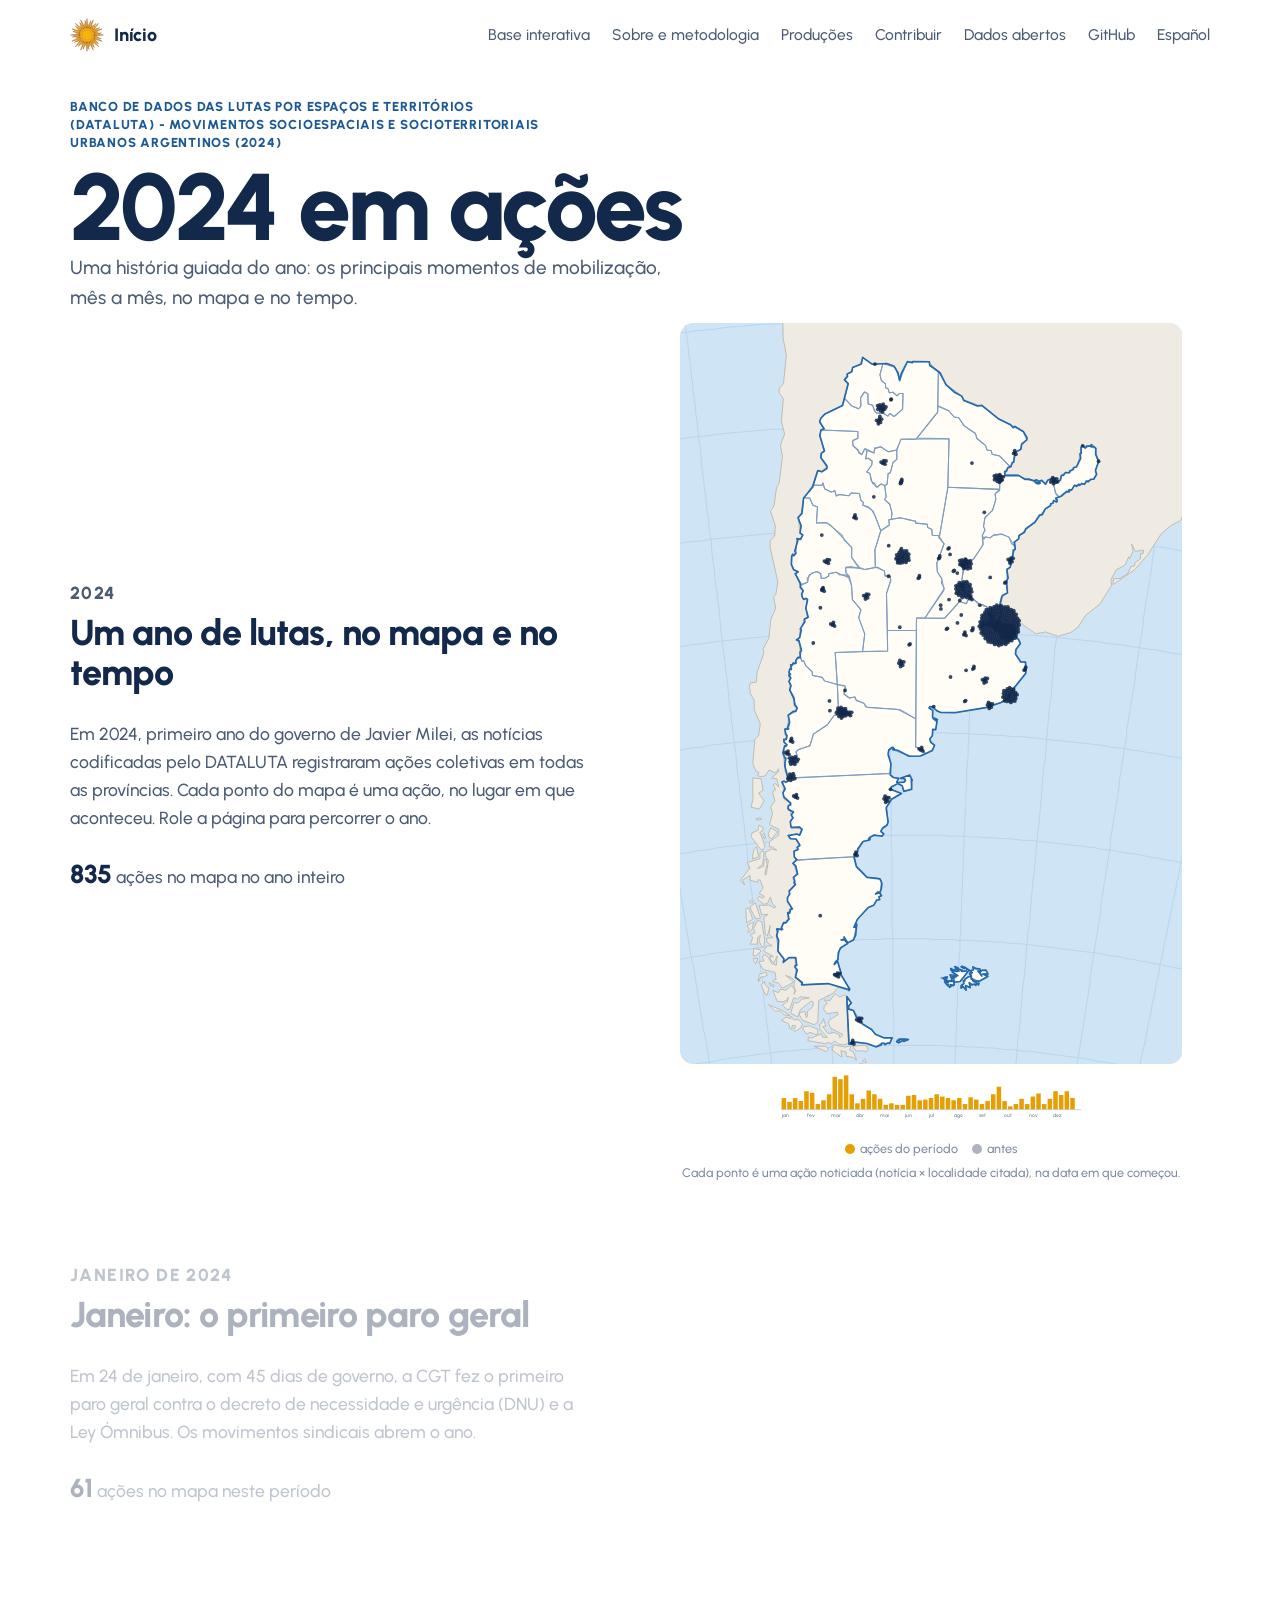
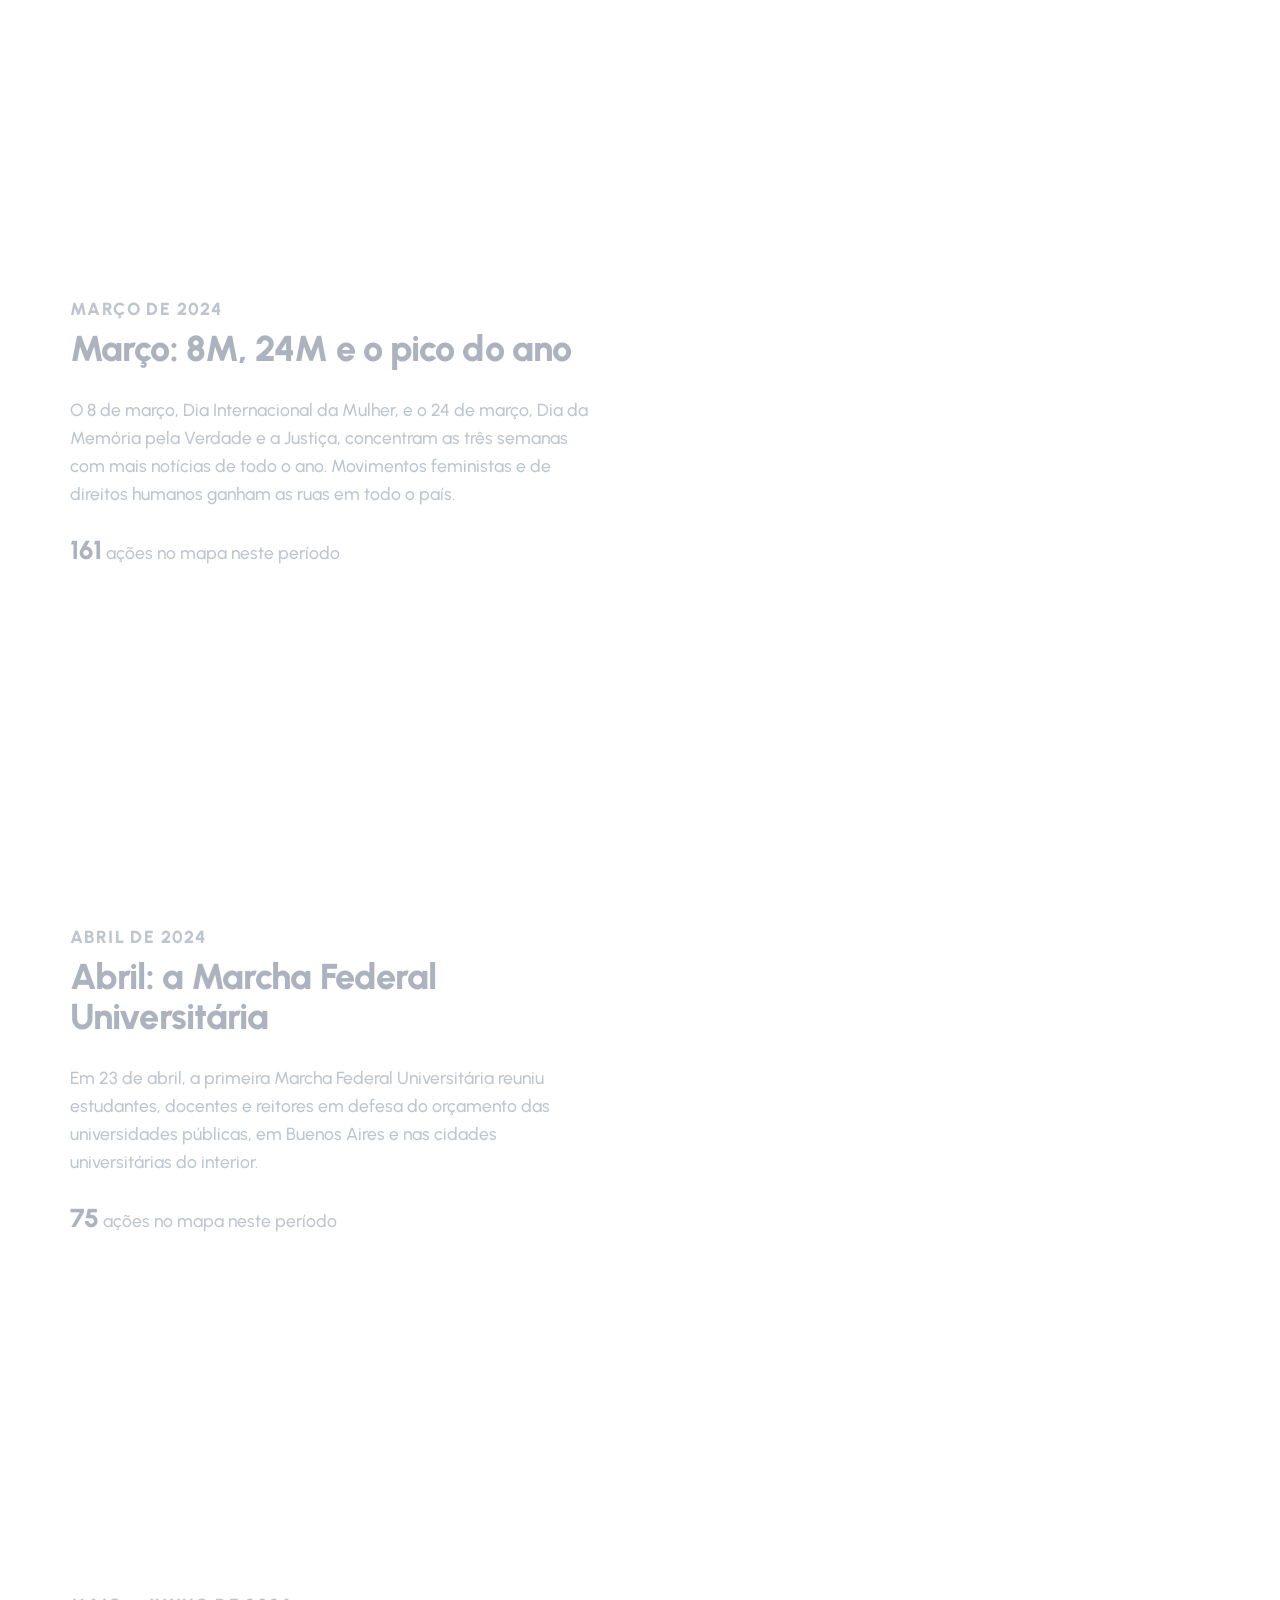
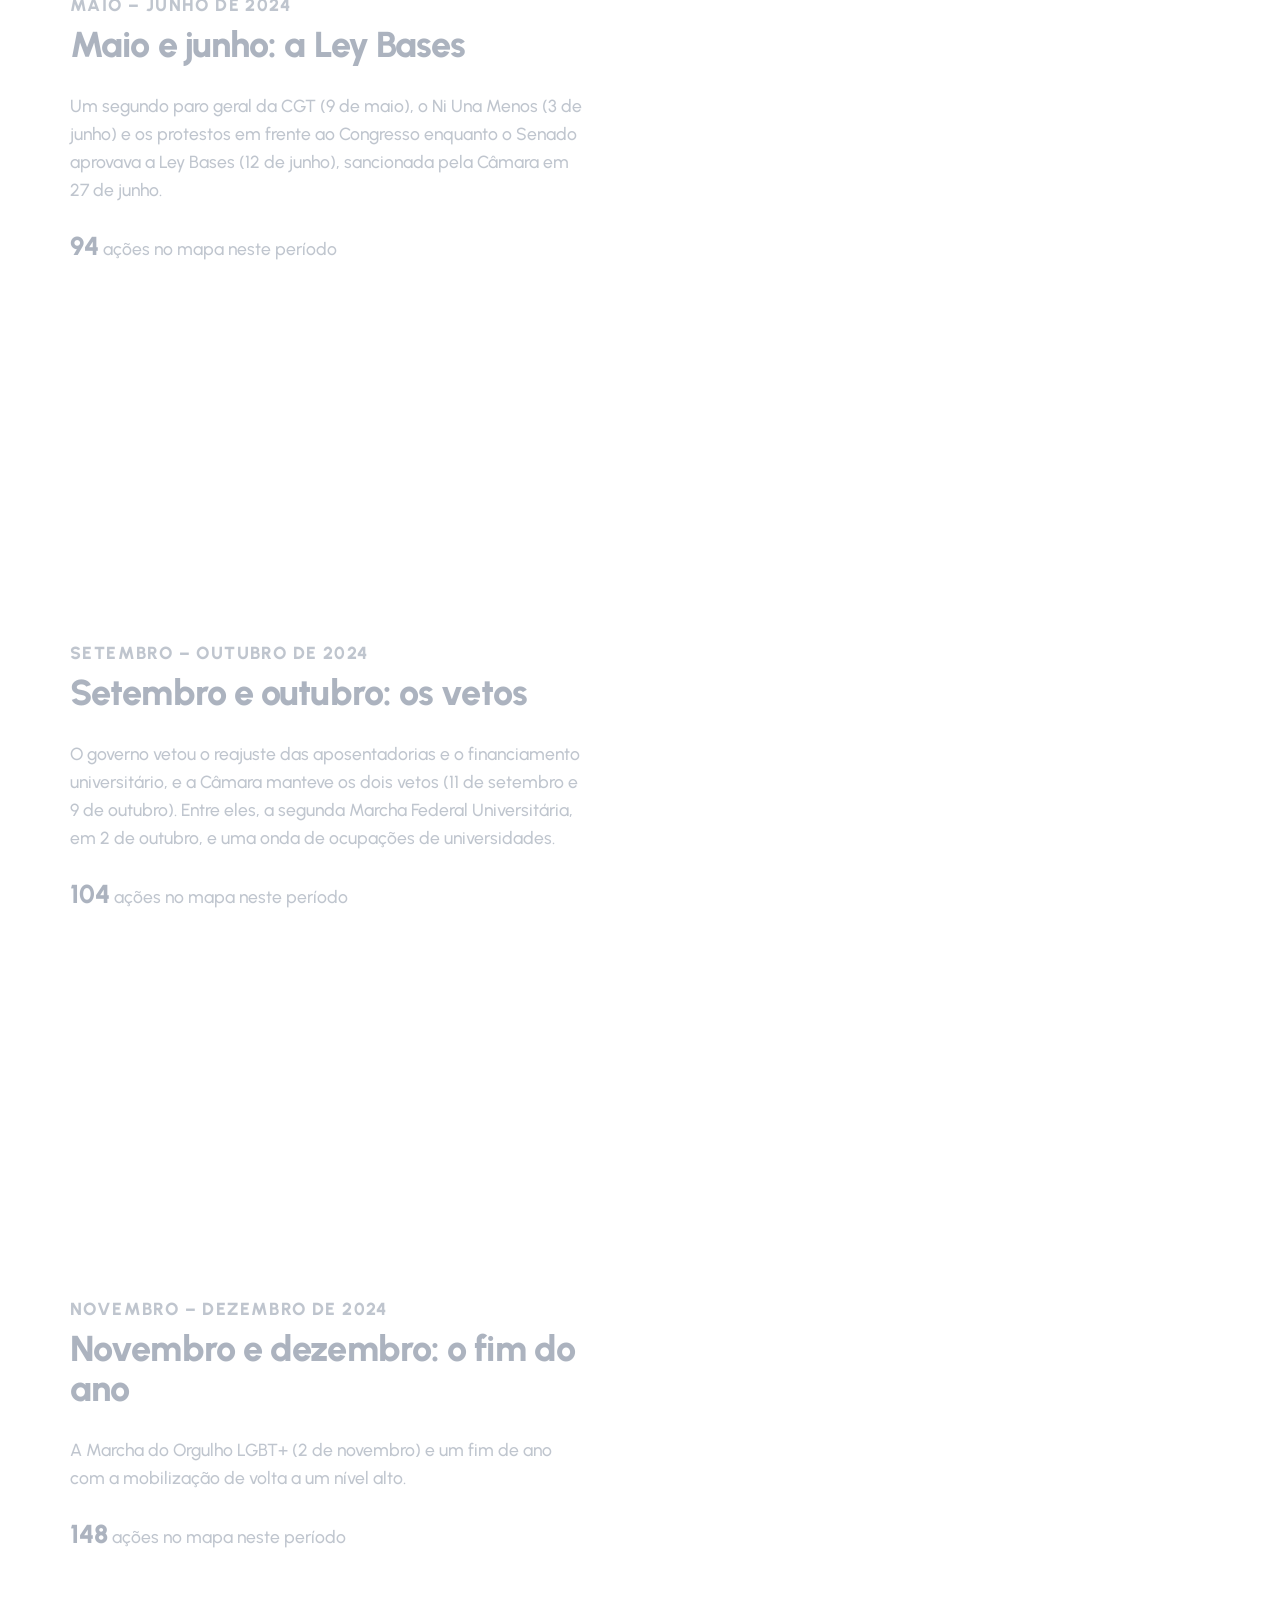
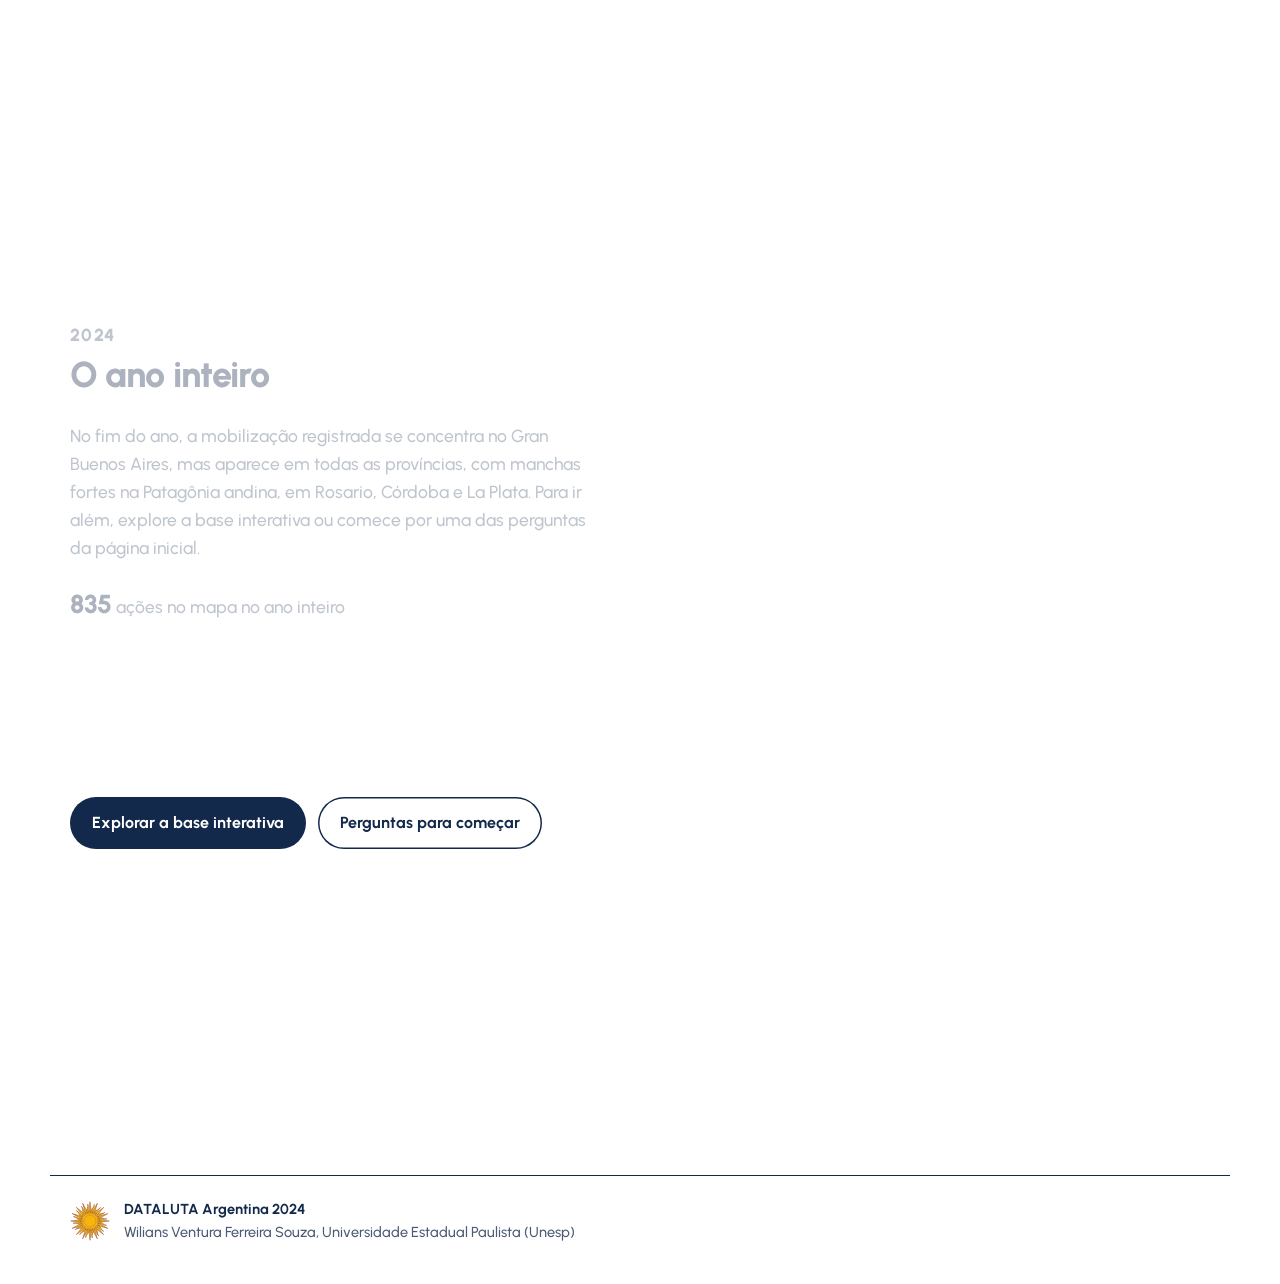
<file: historia/index.html>
<!doctype html>
<html lang="pt-BR">
<head>
<meta charset="utf-8">
<meta name="viewport" content="width=device-width, initial-scale=1, viewport-fit=cover">
<title>2024 em ações · DATALUTA</title>
<meta name="description" content="Uma história guiada de 2024: o ano das ações coletivas na Argentina, mês a mês, no mapa e no tempo.">
<link rel="icon" href="data:image/svg+xml,%3Csvg xmlns=%27http://www.w3.org/2000/svg%27 viewBox=%270 0 32 32%27%3E%3Crect width=%2732%27 height=%2732%27 rx=%276%27 fill=%27%2313294b%27/%3E%3Ccircle cx=%2716%27 cy=%2716%27 r=%277%27 fill=%27%23f2a900%27/%3E%3C/svg%3E">
<link rel="preload" href="../assets/fonts/urbanist-latin-wght-normal.woff2" as="font" type="font/woff2" crossorigin>
<link rel="stylesheet" href="../assets/css/fontes.css?v=20261030k">
<link rel="stylesheet" href="../assets/css/inicio.css?v=20261030k">
<link rel="stylesheet" href="../assets/css/sobre.css?v=20261030k">
<link rel="stylesheet" href="../assets/css/mapa-entrada.css?v=20261030k">
<link rel="stylesheet" href="../assets/css/historia.css?v=20261030k">
<script src="../assets/js/historia.js?v=20261030k" defer></script>
</head>
<body>
<svg width="0" height="0" style="position:absolute" aria-hidden="true"><symbol id="sol" viewBox="-28 -28 56 56"><g fill="#f6b40e" stroke="#85340a" stroke-width=".6" stroke-linejoin="round"><path d="M-1.69 -12.38L0.00 -27.00L1.69 -12.38ZM3.17 -12.09L10.33 -24.94L6.31 -10.79ZM7.56 -9.96L19.09 -19.09L9.96 -7.56ZM10.79 -6.31L24.94 -10.33L12.09 -3.17ZM12.38 -1.69L27.00 0.00L12.38 1.69ZM12.09 3.17L24.94 10.33L10.79 6.31ZM9.96 7.56L19.09 19.09L7.56 9.96ZM6.31 10.79L10.33 24.94L3.17 12.09ZM1.69 12.38L0.00 27.00L-1.69 12.38ZM-3.17 12.09L-10.33 24.94L-6.31 10.79ZM-7.56 9.96L-19.09 19.09L-9.96 7.56ZM-10.79 6.31L-24.94 10.33L-12.09 3.17ZM-12.38 1.69L-27.00 0.00L-12.38 -1.69ZM-12.09 -3.17L-24.94 -10.33L-10.79 -6.31ZM-9.96 -7.56L-19.09 -19.09L-7.56 -9.96ZM-6.31 -10.79L-10.33 -24.94L-3.17 -12.09Z"/><path d="M1.08 -12.45C0.45 -16.99 6.22 -19.01 6.09 -23.22C6.27 -17.94 2.33 -15.83 3.77 -11.92ZM5.76 -11.09C6.92 -15.53 13.02 -15.18 14.51 -19.12C12.66 -14.17 8.21 -13.73 8.04 -9.57ZM9.57 -8.04C12.33 -11.70 17.84 -9.04 20.72 -12.11C17.12 -8.25 12.84 -9.54 11.09 -5.76ZM11.92 -3.77C15.87 -6.09 19.94 -1.53 23.78 -3.26C18.97 -1.07 15.52 -3.90 12.45 -1.08ZM12.45 1.08C16.99 0.45 19.01 6.22 23.22 6.09C17.94 6.27 15.83 2.33 11.92 3.77ZM11.09 5.76C15.53 6.92 15.18 13.02 19.12 14.51C14.17 12.66 13.73 8.21 9.57 8.04ZM8.04 9.57C11.70 12.33 9.04 17.84 12.11 20.72C8.25 17.12 9.54 12.84 5.76 11.09ZM3.77 11.92C6.09 15.87 1.53 19.94 3.26 23.78C1.07 18.97 3.90 15.52 1.08 12.45ZM-1.08 12.45C-0.45 16.99 -6.22 19.01 -6.09 23.22C-6.27 17.94 -2.33 15.83 -3.77 11.92ZM-5.76 11.09C-6.92 15.53 -13.02 15.18 -14.51 19.12C-12.66 14.17 -8.21 13.73 -8.04 9.57ZM-9.57 8.04C-12.33 11.70 -17.84 9.04 -20.72 12.11C-17.12 8.25 -12.84 9.54 -11.09 5.76ZM-11.92 3.77C-15.87 6.09 -19.94 1.53 -23.78 3.26C-18.97 1.07 -15.52 3.90 -12.45 1.08ZM-12.45 -1.08C-16.99 -0.45 -19.01 -6.22 -23.22 -6.09C-17.94 -6.27 -15.83 -2.33 -11.92 -3.77ZM-11.09 -5.76C-15.53 -6.92 -15.18 -13.02 -19.12 -14.51C-14.17 -12.66 -13.73 -8.21 -9.57 -8.04ZM-8.04 -9.57C-11.70 -12.33 -9.04 -17.84 -12.11 -20.72C-8.25 -17.12 -9.54 -12.84 -5.76 -11.09ZM-3.77 -11.92C-6.09 -15.87 -1.53 -19.94 -3.26 -23.78C-1.07 -18.97 -3.90 -15.52 -1.08 -12.45Z"/><circle r="11.5"/></g><circle r="8.4" fill="none" stroke="#85340a" stroke-width=".5" opacity=".55"/></symbol></svg>

<nav class="topo" aria-label="Navegação principal">
  <a class="marca" href="../"><svg viewBox="-28 -28 56 56" aria-hidden="true"><use href="#sol" x="-28" y="-28" width="56" height="56"/></svg><span>Início</span></a>
  <div class="links">
    <a href="../base/">Base interativa</a>
    <a href="../sobre/">Sobre e metodologia</a>
    <a href="../producoes/">Produções</a>
    <a href="../#contribuir">Contribuir</a>
    <a href="../#dados">Dados abertos</a>
    <a href="https://github.com/wiliansventura98-collab/site-acoes">GitHub</a>
    <a href="../es/historia/" hreflang="es" lang="es">Español</a>
  </div>
</nav>

<main class="historia">
  <header class="sobre-cab h-cab">
    <p class="kicker-dl">Banco de Dados das Lutas por Espaços e Territórios (DATALUTA) - Movimentos Socioespaciais e Socioterritoriais Urbanos Argentinos (2024)</p>
    <h1>2024 em ações</h1>
    <p class="lede">Uma história guiada do ano: os principais momentos de mobilização, mês a mês, no mapa e no tempo.</p>
  </header>
  <div class="h-grade">
    <div class="h-passos">
    <section class="h-passo" data-de="1" data-ate="366" data-n="0">
      <p class="h-quando" data-quando></p>
      <h2>Um ano de lutas, no mapa e no tempo</h2>
      <p>Em 2024, primeiro ano do governo de Javier Milei, as notícias codificadas pelo DATALUTA registraram ações coletivas em todas as províncias. Cada ponto do mapa é uma ação, no lugar em que aconteceu. Role a página para percorrer o ano.</p>
      <p class="h-conta"><b data-conta></b> <span data-conta-txt></span></p>
    </section>
    <section class="h-passo" data-de="1" data-ate="31" data-n="1">
      <p class="h-quando" data-quando></p>
      <h2>Janeiro: o primeiro paro geral</h2>
      <p>Em 24 de janeiro, com 45 dias de governo, a CGT fez o primeiro paro geral contra o decreto de necessidade e urgência (DNU) e a Ley Ómnibus. Os movimentos sindicais abrem o ano.</p>
      <p class="h-conta"><b data-conta></b> <span data-conta-txt></span></p>
    </section>
    <section class="h-passo" data-de="61" data-ate="91" data-n="2">
      <p class="h-quando" data-quando></p>
      <h2>Março: 8M, 24M e o pico do ano</h2>
      <p>O 8 de março, Dia Internacional da Mulher, e o 24 de março, Dia da Memória pela Verdade e a Justiça, concentram as três semanas com mais notícias de todo o ano. Movimentos feministas e de direitos humanos ganham as ruas em todo o país.</p>
      <p class="h-conta"><b data-conta></b> <span data-conta-txt></span></p>
    </section>
    <section class="h-passo" data-de="92" data-ate="121" data-n="3">
      <p class="h-quando" data-quando></p>
      <h2>Abril: a Marcha Federal Universitária</h2>
      <p>Em 23 de abril, a primeira Marcha Federal Universitária reuniu estudantes, docentes e reitores em defesa do orçamento das universidades públicas, em Buenos Aires e nas cidades universitárias do interior.</p>
      <p class="h-conta"><b data-conta></b> <span data-conta-txt></span></p>
    </section>
    <section class="h-passo" data-de="122" data-ate="182" data-n="4">
      <p class="h-quando" data-quando></p>
      <h2>Maio e junho: a Ley Bases</h2>
      <p>Um segundo paro geral da CGT (9 de maio), o Ni Una Menos (3 de junho) e os protestos em frente ao Congresso enquanto o Senado aprovava a Ley Bases (12 de junho), sancionada pela Câmara em 27 de junho.</p>
      <p class="h-conta"><b data-conta></b> <span data-conta-txt></span></p>
    </section>
    <section class="h-passo" data-de="245" data-ate="305" data-n="5">
      <p class="h-quando" data-quando></p>
      <h2>Setembro e outubro: os vetos</h2>
      <p>O governo vetou o reajuste das aposentadorias e o financiamento universitário, e a Câmara manteve os dois vetos (11 de setembro e 9 de outubro). Entre eles, a segunda Marcha Federal Universitária, em 2 de outubro, e uma onda de ocupações de universidades.</p>
      <p class="h-conta"><b data-conta></b> <span data-conta-txt></span></p>
    </section>
    <section class="h-passo" data-de="306" data-ate="366" data-n="6">
      <p class="h-quando" data-quando></p>
      <h2>Novembro e dezembro: o fim do ano</h2>
      <p>A Marcha do Orgulho LGBT+ (2 de novembro) e um fim de ano com a mobilização de volta a um nível alto.</p>
      <p class="h-conta"><b data-conta></b> <span data-conta-txt></span></p>
    </section>
    <section class="h-passo" data-de="1" data-ate="366" data-n="7">
      <p class="h-quando" data-quando></p>
      <h2>O ano inteiro</h2>
      <p>No fim do ano, a mobilização registrada se concentra no Gran Buenos Aires, mas aparece em todas as províncias, com manchas fortes na Patagônia andina, em Rosario, Córdoba e La Plata. Para ir além, explore a base interativa ou comece por uma das perguntas da página inicial.</p>
      <p class="h-conta"><b data-conta></b> <span data-conta-txt></span></p>
    </section>
      <p class="h-fim"><a class="cta" href="../base/">Explorar a base interativa</a> <a class="cta sec" href="../#tit-perguntas">Perguntas para começar</a></p>
    </div>
    <figure class="h-figura" id="hFigura" data-entrada="../dados/entrada.json" data-geo="../dados/geo.json" aria-live="polite">
      <div class="h-mapa" id="hMapa"></div>
      <div class="h-serie" id="hSerie"></div>
      <figcaption class="h-leg"><span><i class="h-sw h-sw-atual"></i>ações do período</span><span><i class="h-sw h-sw-antes"></i>antes</span><span class="h-nota">Cada ponto é uma ação noticiada (notícia × localidade citada), na data em que começou.</span></figcaption>
    </figure>
  </div>
</main>

<footer class="rodape">
  <svg viewBox="-28 -28 56 56" aria-hidden="true"><use href="#sol" x="-28" y="-28" width="56" height="56"/></svg>
  <p><b>DATALUTA Argentina 2024</b><br>Wilians Ventura Ferreira Souza, Universidade Estadual Paulista (Unesp)</p>
</footer>
</body>
</html>
</file>
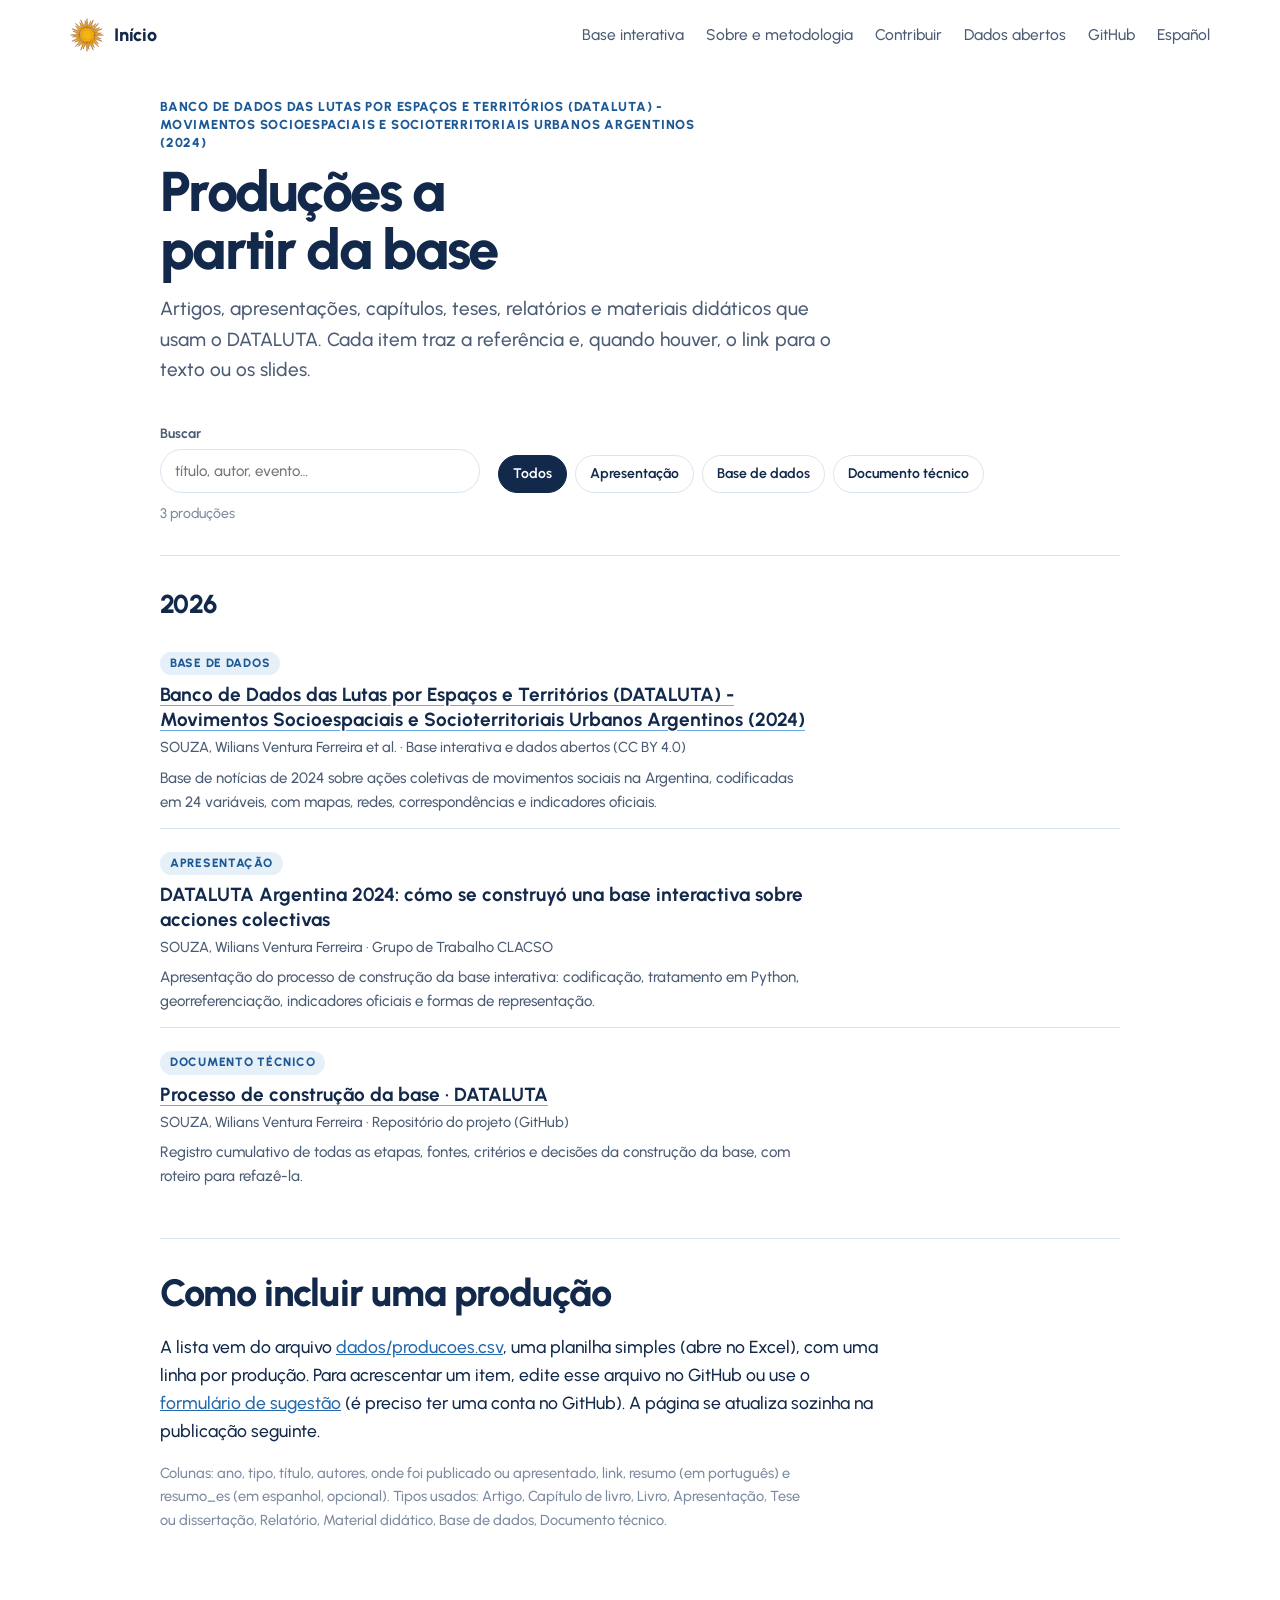
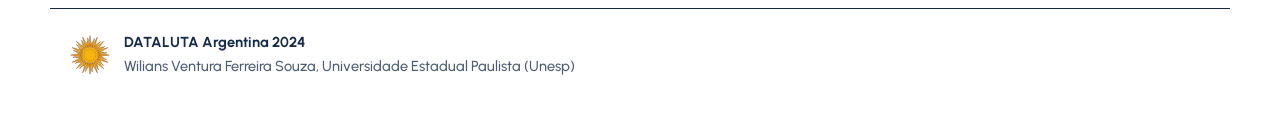
<file: producoes/index.html>
<!doctype html>
<html lang="pt-BR">
<head>
<meta charset="utf-8">
<meta name="viewport" content="width=device-width, initial-scale=1, viewport-fit=cover">
<title>Produções · DATALUTA</title>
<meta name="description" content="Artigos, apresentações, capítulos, teses e outros produtos feitos a partir do DATALUTA - Movimentos Socioespaciais e Socioterritoriais Urbanos Argentinos (2024).">
<link rel="icon" href="data:image/svg+xml,%3Csvg xmlns=%27http://www.w3.org/2000/svg%27 viewBox=%270 0 32 32%27%3E%3Crect width=%2732%27 height=%2732%27 rx=%276%27 fill=%27%2313294b%27/%3E%3Ccircle cx=%2716%27 cy=%2716%27 r=%277%27 fill=%27%23f2a900%27/%3E%3C/svg%3E">
<link rel="preload" href="../assets/fonts/urbanist-latin-wght-normal.woff2" as="font" type="font/woff2" crossorigin>
<link rel="stylesheet" href="../assets/css/fontes.css?v=20261030k">
<link rel="stylesheet" href="../assets/css/inicio.css?v=20261030k">
<link rel="stylesheet" href="../assets/css/sobre.css?v=20261030k">
<link rel="stylesheet" href="../assets/css/producoes.css?v=20261030k">
<script src="../assets/js/producoes.js?v=20261030k" defer></script>
</head>
<body>
<svg width="0" height="0" style="position:absolute" aria-hidden="true"><symbol id="sol" viewBox="-28 -28 56 56"><g fill="#f6b40e" stroke="#85340a" stroke-width=".6" stroke-linejoin="round"><path d="M-1.69 -12.38L0.00 -27.00L1.69 -12.38ZM3.17 -12.09L10.33 -24.94L6.31 -10.79ZM7.56 -9.96L19.09 -19.09L9.96 -7.56ZM10.79 -6.31L24.94 -10.33L12.09 -3.17ZM12.38 -1.69L27.00 0.00L12.38 1.69ZM12.09 3.17L24.94 10.33L10.79 6.31ZM9.96 7.56L19.09 19.09L7.56 9.96ZM6.31 10.79L10.33 24.94L3.17 12.09ZM1.69 12.38L0.00 27.00L-1.69 12.38ZM-3.17 12.09L-10.33 24.94L-6.31 10.79ZM-7.56 9.96L-19.09 19.09L-9.96 7.56ZM-10.79 6.31L-24.94 10.33L-12.09 3.17ZM-12.38 1.69L-27.00 0.00L-12.38 -1.69ZM-12.09 -3.17L-24.94 -10.33L-10.79 -6.31ZM-9.96 -7.56L-19.09 -19.09L-7.56 -9.96ZM-6.31 -10.79L-10.33 -24.94L-3.17 -12.09Z"/><path d="M1.08 -12.45C0.45 -16.99 6.22 -19.01 6.09 -23.22C6.27 -17.94 2.33 -15.83 3.77 -11.92ZM5.76 -11.09C6.92 -15.53 13.02 -15.18 14.51 -19.12C12.66 -14.17 8.21 -13.73 8.04 -9.57ZM9.57 -8.04C12.33 -11.70 17.84 -9.04 20.72 -12.11C17.12 -8.25 12.84 -9.54 11.09 -5.76ZM11.92 -3.77C15.87 -6.09 19.94 -1.53 23.78 -3.26C18.97 -1.07 15.52 -3.90 12.45 -1.08ZM12.45 1.08C16.99 0.45 19.01 6.22 23.22 6.09C17.94 6.27 15.83 2.33 11.92 3.77ZM11.09 5.76C15.53 6.92 15.18 13.02 19.12 14.51C14.17 12.66 13.73 8.21 9.57 8.04ZM8.04 9.57C11.70 12.33 9.04 17.84 12.11 20.72C8.25 17.12 9.54 12.84 5.76 11.09ZM3.77 11.92C6.09 15.87 1.53 19.94 3.26 23.78C1.07 18.97 3.90 15.52 1.08 12.45ZM-1.08 12.45C-0.45 16.99 -6.22 19.01 -6.09 23.22C-6.27 17.94 -2.33 15.83 -3.77 11.92ZM-5.76 11.09C-6.92 15.53 -13.02 15.18 -14.51 19.12C-12.66 14.17 -8.21 13.73 -8.04 9.57ZM-9.57 8.04C-12.33 11.70 -17.84 9.04 -20.72 12.11C-17.12 8.25 -12.84 9.54 -11.09 5.76ZM-11.92 3.77C-15.87 6.09 -19.94 1.53 -23.78 3.26C-18.97 1.07 -15.52 3.90 -12.45 1.08ZM-12.45 -1.08C-16.99 -0.45 -19.01 -6.22 -23.22 -6.09C-17.94 -6.27 -15.83 -2.33 -11.92 -3.77ZM-11.09 -5.76C-15.53 -6.92 -15.18 -13.02 -19.12 -14.51C-14.17 -12.66 -13.73 -8.21 -9.57 -8.04ZM-8.04 -9.57C-11.70 -12.33 -9.04 -17.84 -12.11 -20.72C-8.25 -17.12 -9.54 -12.84 -5.76 -11.09ZM-3.77 -11.92C-6.09 -15.87 -1.53 -19.94 -3.26 -23.78C-1.07 -18.97 -3.90 -15.52 -1.08 -12.45Z"/><circle r="11.5"/></g><circle r="8.4" fill="none" stroke="#85340a" stroke-width=".5" opacity=".55"/></symbol></svg>

<nav class="topo" aria-label="Navegação principal">
  <a class="marca" href="../"><svg viewBox="-28 -28 56 56" aria-hidden="true"><use href="#sol" x="-28" y="-28" width="56" height="56"/></svg><span>Início</span></a>
  <div class="links">
    <a href="../base/">Base interativa</a>
    <a href="../sobre/">Sobre e metodologia</a>
    <a href="../#contribuir">Contribuir</a>
    <a href="../#dados">Dados abertos</a>
    <a href="https://github.com/wiliansventura98-collab/site-acoes">GitHub</a>
    <a href="../es/producoes/" hreflang="es" lang="es">Español</a>
  </div>
</nav>

<main class="sobre producoes">
  <header class="sobre-cab">
    <p class="kicker-dl">Banco de Dados das Lutas por Espaços e Territórios (DATALUTA) - Movimentos Socioespaciais e Socioterritoriais Urbanos Argentinos (2024)</p>
    <h1>Produções a partir da base</h1>
    <p class="lede">Artigos, apresentações, capítulos, teses, relatórios e materiais didáticos que usam o DATALUTA. Cada item traz a referência e, quando houver, o link para o texto ou os slides.</p>
  </header>

  <div class="prod-filtros" role="group" aria-label="Filtrar produções">
    <label class="prod-busca">Buscar<input type="search" id="prodBusca" placeholder="título, autor, evento…" autocomplete="off"></label>
    <div class="prod-tipos" id="prodTipos"></div>
  </div>
  <p class="prod-conta" id="prodConta" aria-live="polite">Carregando…</p>
  <div id="prodLista" class="prod-lista" data-fonte="../dados/producoes.csv"></div>

  <section id="incluir">
    <h2>Como incluir uma produção</h2>
    <p>A lista vem do arquivo <a href="https://github.com/wiliansventura98-collab/site-acoes/blob/main/dados/producoes.csv">dados/producoes.csv</a>, uma planilha simples (abre no Excel), com uma linha por produção. Para acrescentar um item, edite esse arquivo no GitHub ou use o <a href="https://github.com/wiliansventura98-collab/site-acoes/issues/new?template=producao.yml">formulário de sugestão</a> (é preciso ter uma conta no GitHub). A página se atualiza sozinha na publicação seguinte.</p>
    <p class="nota">Colunas: ano, tipo, título, autores, onde foi publicado ou apresentado, link, resumo (em português) e resumo_es (em espanhol, opcional). Tipos usados: Artigo, Capítulo de livro, Livro, Apresentação, Tese ou dissertação, Relatório, Material didático, Base de dados, Documento técnico.</p>
  </section>
</main>

<footer class="rodape">
  <svg viewBox="-28 -28 56 56" aria-hidden="true"><use href="#sol" x="-28" y="-28" width="56" height="56"/></svg>
  <p><b>DATALUTA Argentina 2024</b><br>Wilians Ventura Ferreira Souza, Universidade Estadual Paulista (Unesp)</p>
</footer>
</body>
</html>
</file>
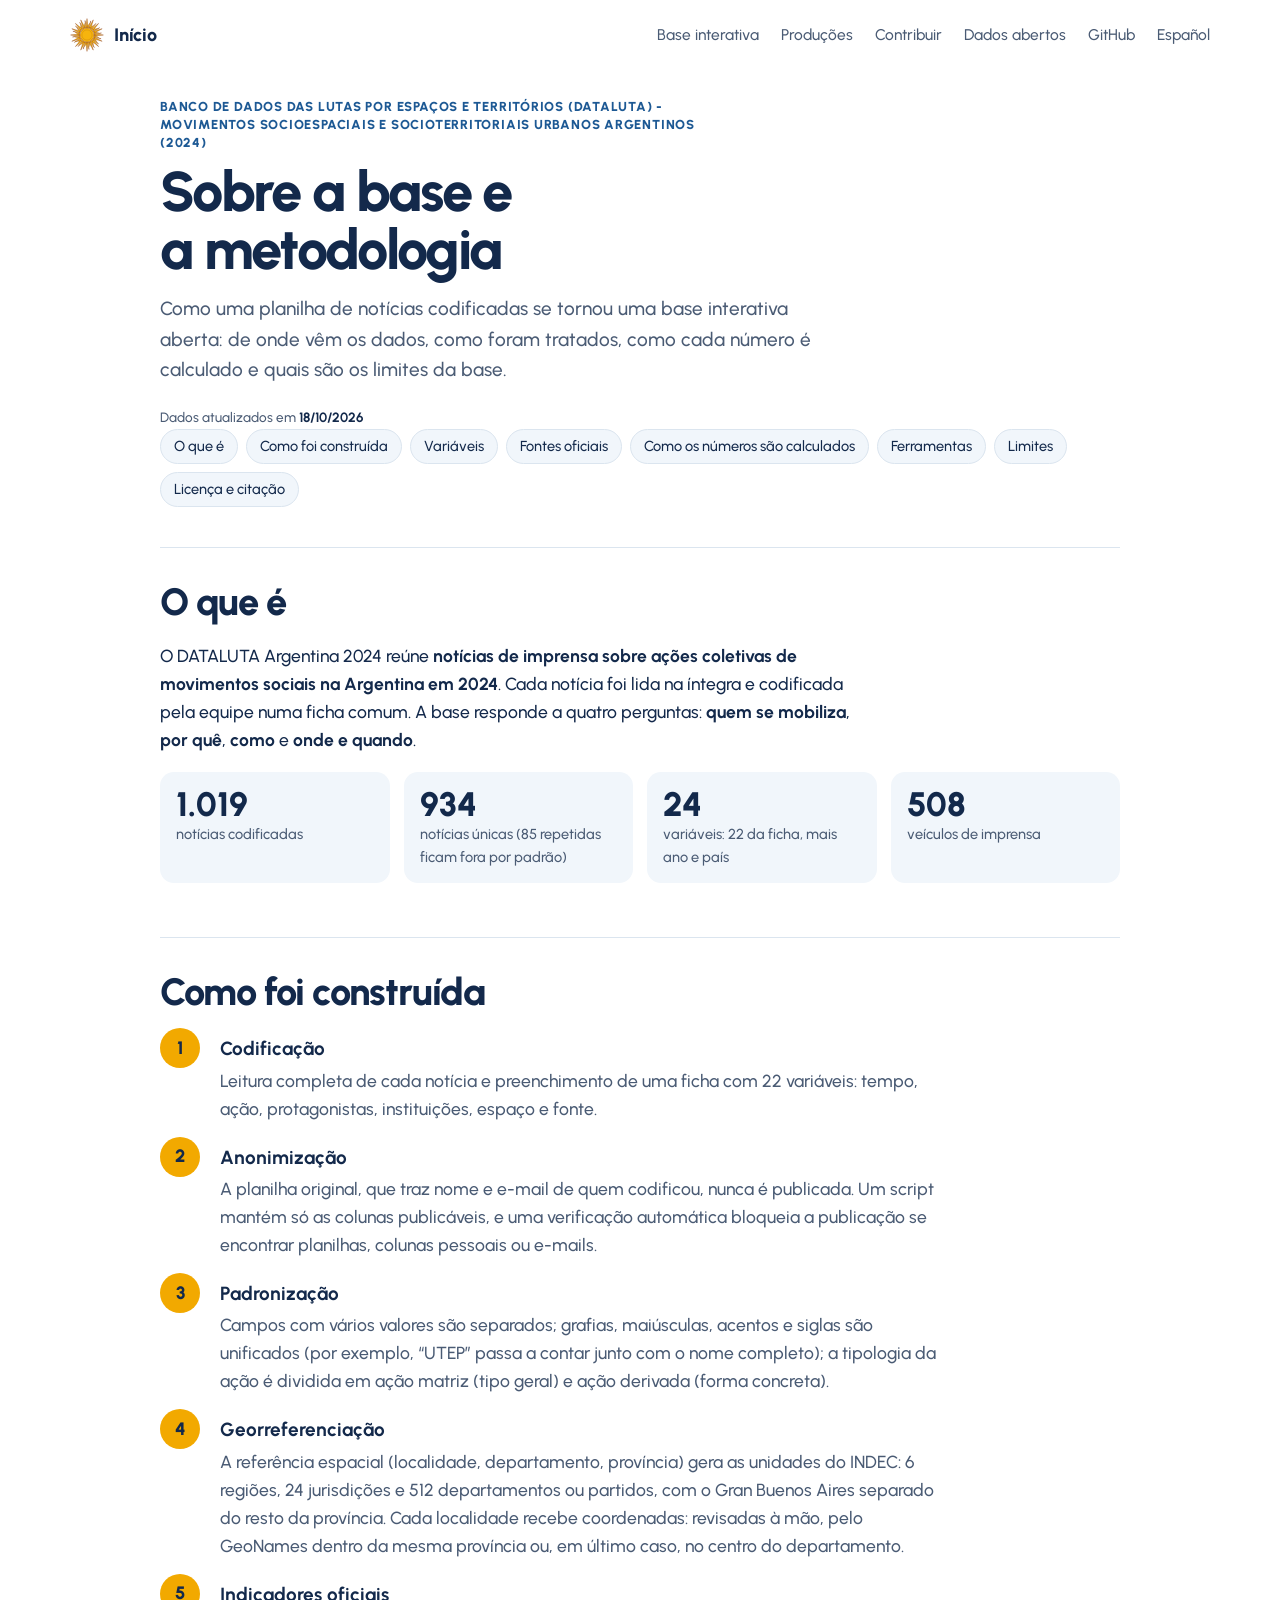
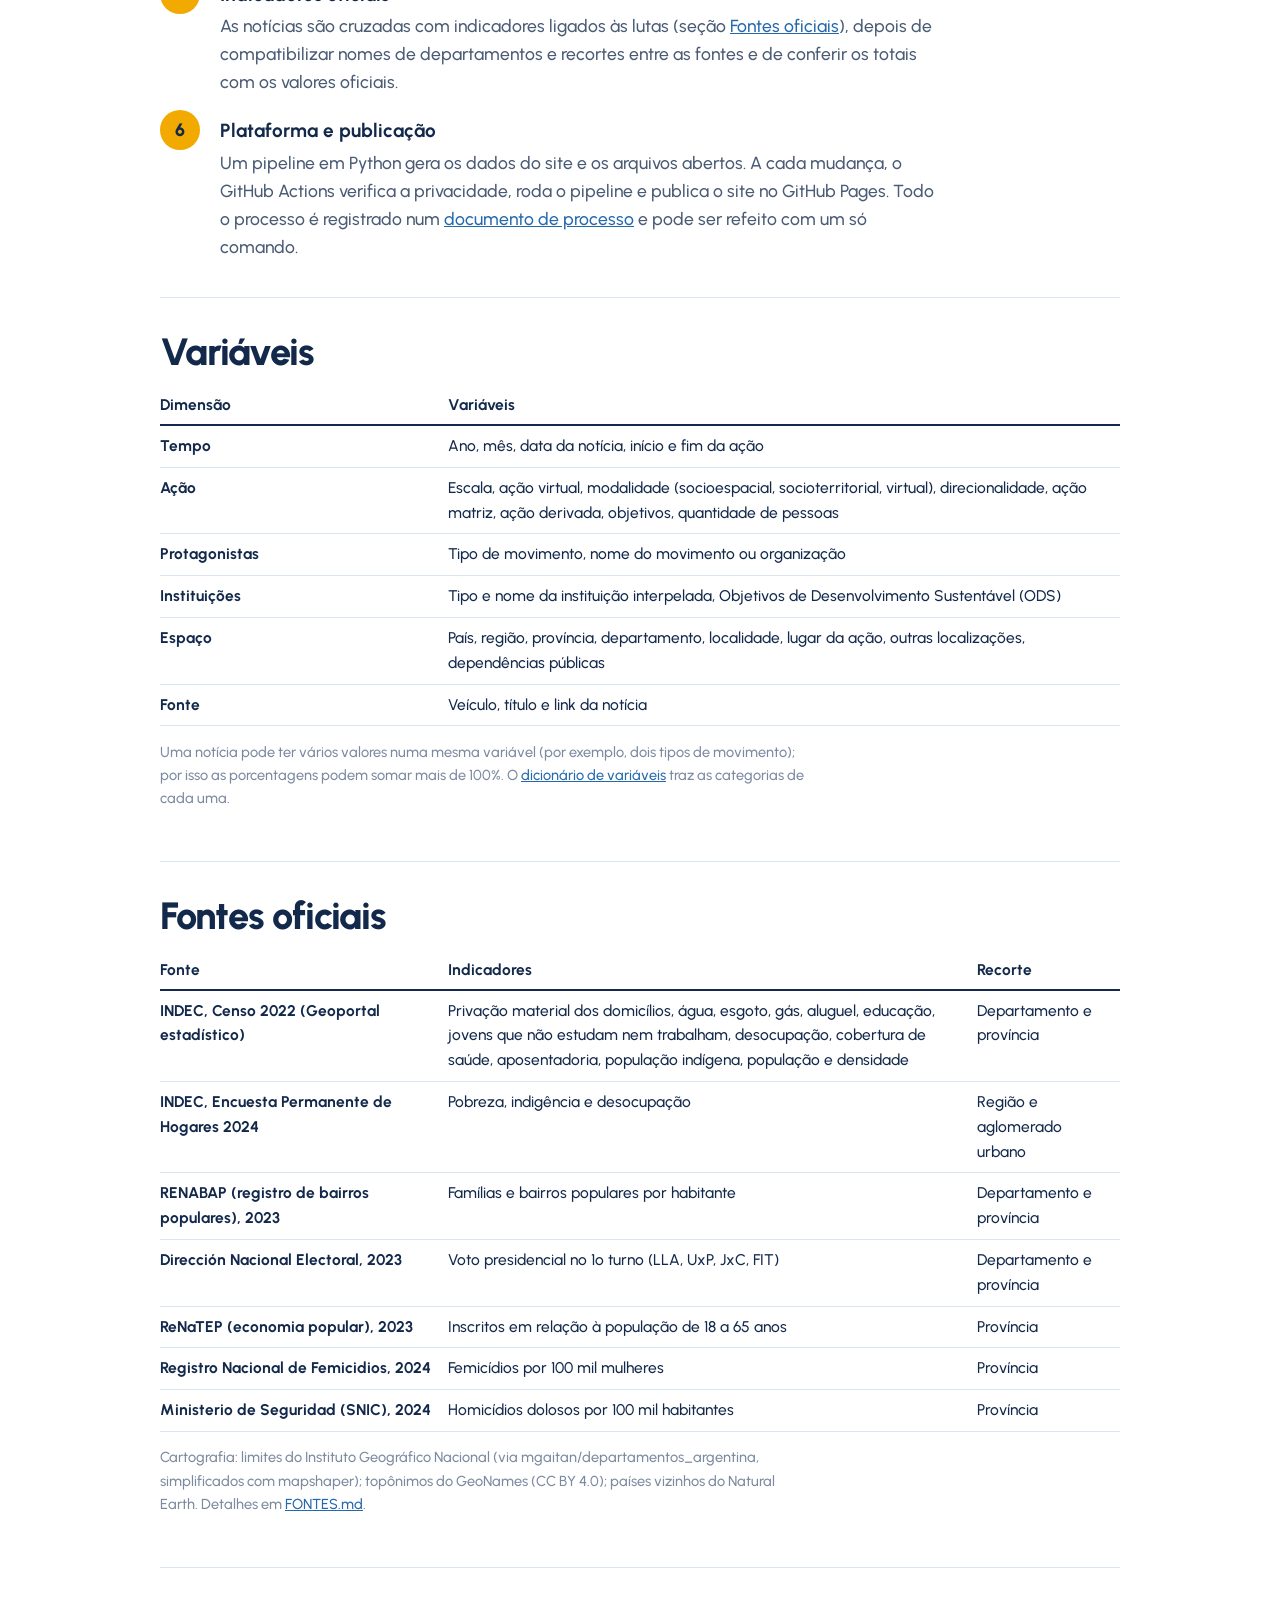
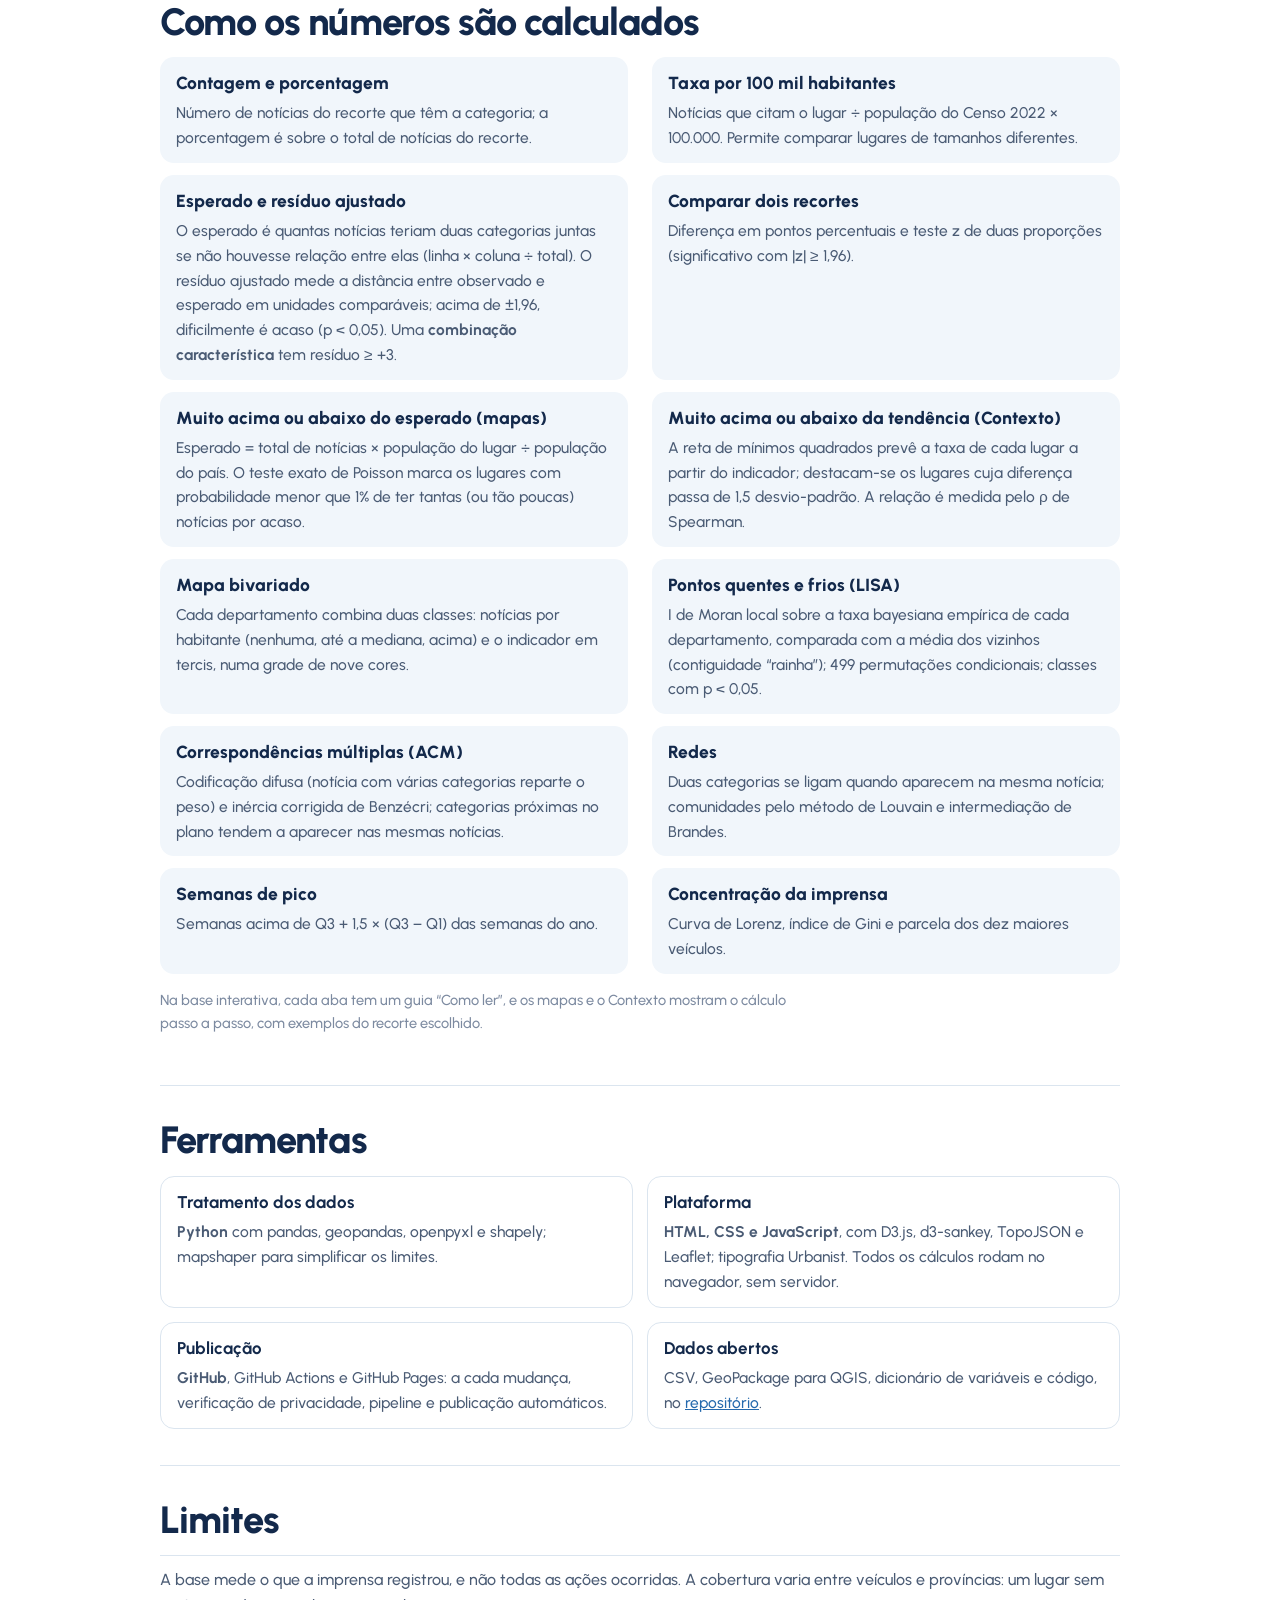
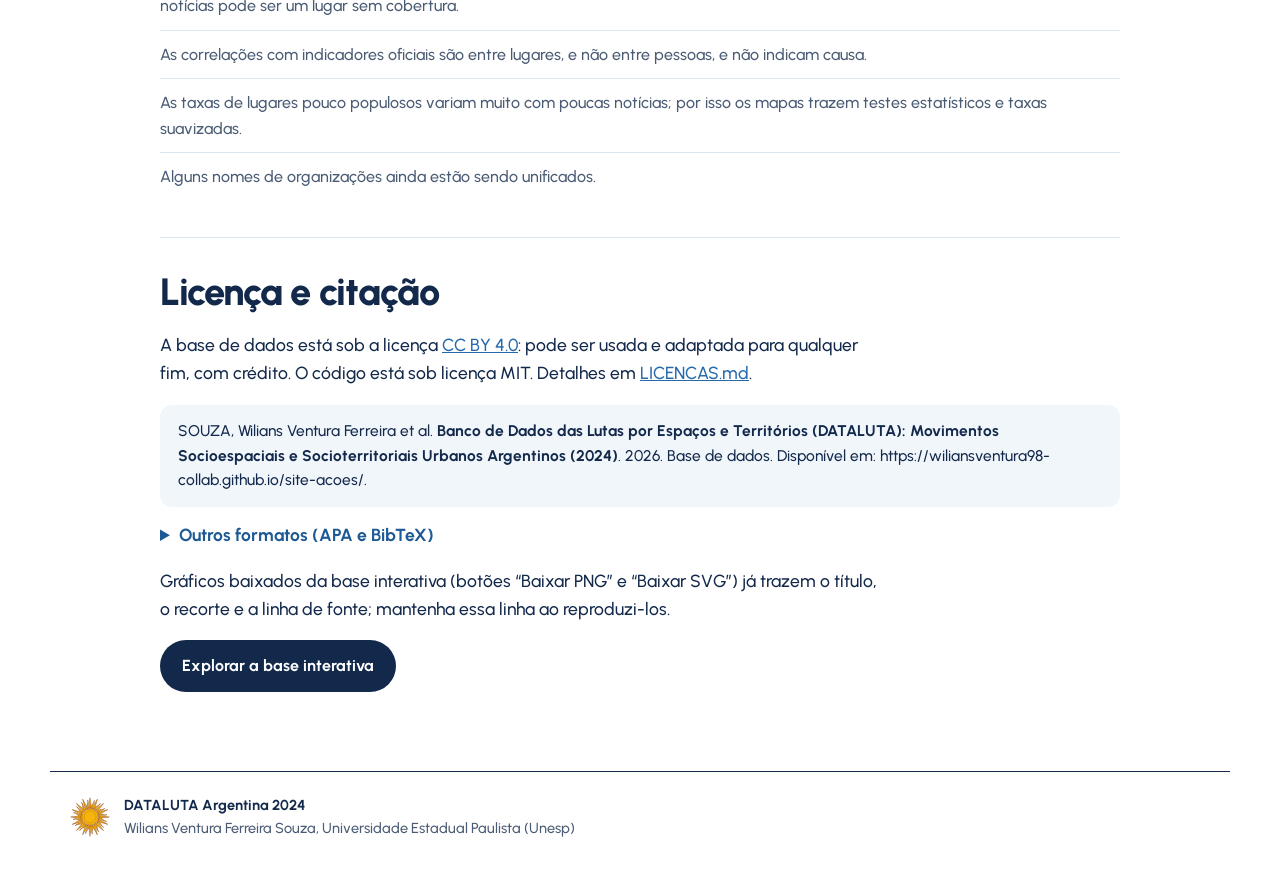
<file: sobre/index.html>
<!doctype html>
<html lang="pt-BR">
<head>
<meta charset="utf-8">
<meta name="viewport" content="width=device-width, initial-scale=1, viewport-fit=cover">
<title>Sobre e metodologia · DATALUTA Argentina 2024</title>
<meta name="description" content="Como a base DATALUTA Argentina 2024 foi construída: codificação, tratamento, georreferenciação, indicadores oficiais, medidas estatísticas, ferramentas, limites, licença e citação.">
<link rel="icon" href="data:image/svg+xml,%3Csvg xmlns=%27http://www.w3.org/2000/svg%27 viewBox=%270 0 32 32%27%3E%3Crect width=%2732%27 height=%2732%27 rx=%276%27 fill=%27%2313294b%27/%3E%3Ccircle cx=%2716%27 cy=%2716%27 r=%277%27 fill=%27%23f2a900%27/%3E%3C/svg%3E">
<link rel="preload" href="../assets/fonts/urbanist-latin-wght-normal.woff2" as="font" type="font/woff2" crossorigin>
<link rel="stylesheet" href="../assets/css/fontes.css?v=20261030k">
<link rel="stylesheet" href="../assets/css/inicio.css?v=20261030k">
<link rel="stylesheet" href="../assets/css/sobre.css?v=20261030k">
<script src="../assets/js/atualizado.js?v=20261030k" defer></script>
</head>
<body>
<svg width="0" height="0" style="position:absolute" aria-hidden="true"><symbol id="sol" viewBox="-28 -28 56 56"><g fill="#f6b40e" stroke="#85340a" stroke-width=".6" stroke-linejoin="round"><path d="M-1.69 -12.38L0.00 -27.00L1.69 -12.38ZM3.17 -12.09L10.33 -24.94L6.31 -10.79ZM7.56 -9.96L19.09 -19.09L9.96 -7.56ZM10.79 -6.31L24.94 -10.33L12.09 -3.17ZM12.38 -1.69L27.00 0.00L12.38 1.69ZM12.09 3.17L24.94 10.33L10.79 6.31ZM9.96 7.56L19.09 19.09L7.56 9.96ZM6.31 10.79L10.33 24.94L3.17 12.09ZM1.69 12.38L0.00 27.00L-1.69 12.38ZM-3.17 12.09L-10.33 24.94L-6.31 10.79ZM-7.56 9.96L-19.09 19.09L-9.96 7.56ZM-10.79 6.31L-24.94 10.33L-12.09 3.17ZM-12.38 1.69L-27.00 0.00L-12.38 -1.69ZM-12.09 -3.17L-24.94 -10.33L-10.79 -6.31ZM-9.96 -7.56L-19.09 -19.09L-7.56 -9.96ZM-6.31 -10.79L-10.33 -24.94L-3.17 -12.09Z"/><path d="M1.08 -12.45C0.45 -16.99 6.22 -19.01 6.09 -23.22C6.27 -17.94 2.33 -15.83 3.77 -11.92ZM5.76 -11.09C6.92 -15.53 13.02 -15.18 14.51 -19.12C12.66 -14.17 8.21 -13.73 8.04 -9.57ZM9.57 -8.04C12.33 -11.70 17.84 -9.04 20.72 -12.11C17.12 -8.25 12.84 -9.54 11.09 -5.76ZM11.92 -3.77C15.87 -6.09 19.94 -1.53 23.78 -3.26C18.97 -1.07 15.52 -3.90 12.45 -1.08ZM12.45 1.08C16.99 0.45 19.01 6.22 23.22 6.09C17.94 6.27 15.83 2.33 11.92 3.77ZM11.09 5.76C15.53 6.92 15.18 13.02 19.12 14.51C14.17 12.66 13.73 8.21 9.57 8.04ZM8.04 9.57C11.70 12.33 9.04 17.84 12.11 20.72C8.25 17.12 9.54 12.84 5.76 11.09ZM3.77 11.92C6.09 15.87 1.53 19.94 3.26 23.78C1.07 18.97 3.90 15.52 1.08 12.45ZM-1.08 12.45C-0.45 16.99 -6.22 19.01 -6.09 23.22C-6.27 17.94 -2.33 15.83 -3.77 11.92ZM-5.76 11.09C-6.92 15.53 -13.02 15.18 -14.51 19.12C-12.66 14.17 -8.21 13.73 -8.04 9.57ZM-9.57 8.04C-12.33 11.70 -17.84 9.04 -20.72 12.11C-17.12 8.25 -12.84 9.54 -11.09 5.76ZM-11.92 3.77C-15.87 6.09 -19.94 1.53 -23.78 3.26C-18.97 1.07 -15.52 3.90 -12.45 1.08ZM-12.45 -1.08C-16.99 -0.45 -19.01 -6.22 -23.22 -6.09C-17.94 -6.27 -15.83 -2.33 -11.92 -3.77ZM-11.09 -5.76C-15.53 -6.92 -15.18 -13.02 -19.12 -14.51C-14.17 -12.66 -13.73 -8.21 -9.57 -8.04ZM-8.04 -9.57C-11.70 -12.33 -9.04 -17.84 -12.11 -20.72C-8.25 -17.12 -9.54 -12.84 -5.76 -11.09ZM-3.77 -11.92C-6.09 -15.87 -1.53 -19.94 -3.26 -23.78C-1.07 -18.97 -3.90 -15.52 -1.08 -12.45Z"/><circle r="11.5"/></g><circle r="8.4" fill="none" stroke="#85340a" stroke-width=".5" opacity=".55"/></symbol></svg>

<nav class="topo" aria-label="Navegação principal">
  <a class="marca" href="../"><svg viewBox="-28 -28 56 56" aria-hidden="true"><use href="#sol" x="-28" y="-28" width="56" height="56"/></svg><span>Início</span></a>
  <div class="links">
    <a href="../base/">Base interativa</a>
    <a href="../producoes/">Produções</a>
    <a href="../#contribuir">Contribuir</a>
    <a href="../#dados">Dados abertos</a>
    <a href="https://github.com/wiliansventura98-collab/site-acoes">GitHub</a>
    <a href="../es/sobre/" hreflang="es" lang="es">Español</a>
  </div>
</nav>

<main class="sobre">
  <header class="sobre-cab">
    <p class="kicker-dl">Banco de Dados das Lutas por Espaços e Territórios (DATALUTA) - Movimentos Socioespaciais e Socioterritoriais Urbanos Argentinos (2024)</p>
    <h1>Sobre a base e a metodologia</h1>
    <p class="lede">Como uma planilha de notícias codificadas se tornou uma base interativa aberta: de onde vêm os dados, como foram tratados, como cada número é calculado e quais são os limites da base.</p>
    <p class="atualizado" data-atualizado data-resumo="../dados/resumo.json" hidden></p>
    <nav class="indice" aria-label="Nesta página">
      <a href="#o-que-e">O que é</a><a href="#construcao">Como foi construída</a><a href="#variaveis">Variáveis</a><a href="#fontes">Fontes oficiais</a><a href="#medidas">Como os números são calculados</a><a href="#ferramentas">Ferramentas</a><a href="#limites">Limites</a><a href="#citar">Licença e citação</a>
    </nav>
  </header>

  <section id="o-que-e">
    <h2>O que é</h2>
    <p>O DATALUTA Argentina 2024 reúne <b>notícias de imprensa sobre ações coletivas de movimentos sociais na Argentina em 2024</b>. Cada notícia foi lida na íntegra e codificada pela equipe numa ficha comum. A base responde a quatro perguntas: <b>quem se mobiliza</b>, <b>por quê</b>, <b>como</b> e <b>onde e quando</b>.</p>
    <div class="cartoes">
      <div><b>1.019</b><span>notícias codificadas</span></div>
      <div><b>934</b><span>notícias únicas (85 repetidas ficam fora por padrão)</span></div>
      <div><b>24</b><span>variáveis: 22 da ficha, mais ano e país</span></div>
      <div><b>508</b><span>veículos de imprensa</span></div>
    </div>
  </section>

  <section id="construcao">
    <h2>Como foi construída</h2>
    <ol class="passos">
      <li><h3>Codificação</h3><p>Leitura completa de cada notícia e preenchimento de uma ficha com 22 variáveis: tempo, ação, protagonistas, instituições, espaço e fonte.</p></li>
      <li><h3>Anonimização</h3><p>A planilha original, que traz nome e e-mail de quem codificou, nunca é publicada. Um script mantém só as colunas publicáveis, e uma verificação automática bloqueia a publicação se encontrar planilhas, colunas pessoais ou e-mails.</p></li>
      <li><h3>Padronização</h3><p>Campos com vários valores são separados; grafias, maiúsculas, acentos e siglas são unificados (por exemplo, “UTEP” passa a contar junto com o nome completo); a tipologia da ação é dividida em ação matriz (tipo geral) e ação derivada (forma concreta).</p></li>
      <li><h3>Georreferenciação</h3><p>A referência espacial (localidade, departamento, província) gera as unidades do INDEC: 6 regiões, 24 jurisdições e 512 departamentos ou partidos, com o Gran Buenos Aires separado do resto da província. Cada localidade recebe coordenadas: revisadas à mão, pelo GeoNames dentro da mesma província ou, em último caso, no centro do departamento.</p></li>
      <li><h3>Indicadores oficiais</h3><p>As notícias são cruzadas com indicadores ligados às lutas (seção <a href="#fontes">Fontes oficiais</a>), depois de compatibilizar nomes de departamentos e recortes entre as fontes e de conferir os totais com os valores oficiais.</p></li>
      <li><h3>Plataforma e publicação</h3><p>Um pipeline em Python gera os dados do site e os arquivos abertos. A cada mudança, o GitHub Actions verifica a privacidade, roda o pipeline e publica o site no GitHub Pages. Todo o processo é registrado num <a href="https://github.com/wiliansventura98-collab/site-acoes/blob/main/PROCESSO.md">documento de processo</a> e pode ser refeito com um só comando.</p></li>
    </ol>
  </section>

  <section id="variaveis">
    <h2>Variáveis</h2>
    <table class="tab">
      <thead><tr><th>Dimensão</th><th>Variáveis</th></tr></thead>
      <tbody>
        <tr><td>Tempo</td><td>Ano, mês, data da notícia, início e fim da ação</td></tr>
        <tr><td>Ação</td><td>Escala, ação virtual, modalidade (socioespacial, socioterritorial, virtual), direcionalidade, ação matriz, ação derivada, objetivos, quantidade de pessoas</td></tr>
        <tr><td>Protagonistas</td><td>Tipo de movimento, nome do movimento ou organização</td></tr>
        <tr><td>Instituições</td><td>Tipo e nome da instituição interpelada, Objetivos de Desenvolvimento Sustentável (ODS)</td></tr>
        <tr><td>Espaço</td><td>País, região, província, departamento, localidade, lugar da ação, outras localizações, dependências públicas</td></tr>
        <tr><td>Fonte</td><td>Veículo, título e link da notícia</td></tr>
      </tbody>
    </table>
    <p class="nota">Uma notícia pode ter vários valores numa mesma variável (por exemplo, dois tipos de movimento); por isso as porcentagens podem somar mais de 100%. O <a href="https://github.com/wiliansventura98-collab/site-acoes/blob/main/dados/dicionario.md">dicionário de variáveis</a> traz as categorias de cada uma.</p>
  </section>

  <section id="fontes">
    <h2>Fontes oficiais</h2>
    <table class="tab">
      <thead><tr><th>Fonte</th><th>Indicadores</th><th>Recorte</th></tr></thead>
      <tbody>
        <tr><td>INDEC, Censo 2022 (Geoportal estadístico)</td><td>Privação material dos domicílios, água, esgoto, gás, aluguel, educação, jovens que não estudam nem trabalham, desocupação, cobertura de saúde, aposentadoria, população indígena, população e densidade</td><td>Departamento e província</td></tr>
        <tr><td>INDEC, Encuesta Permanente de Hogares 2024</td><td>Pobreza, indigência e desocupação</td><td>Região e aglomerado urbano</td></tr>
        <tr><td>RENABAP (registro de bairros populares), 2023</td><td>Famílias e bairros populares por habitante</td><td>Departamento e província</td></tr>
        <tr><td>Dirección Nacional Electoral, 2023</td><td>Voto presidencial no 1º turno (LLA, UxP, JxC, FIT)</td><td>Departamento e província</td></tr>
        <tr><td>ReNaTEP (economia popular), 2023</td><td>Inscritos em relação à população de 18 a 65 anos</td><td>Província</td></tr>
        <tr><td>Registro Nacional de Femicidios, 2024</td><td>Femicídios por 100 mil mulheres</td><td>Província</td></tr>
        <tr><td>Ministerio de Seguridad (SNIC), 2024</td><td>Homicídios dolosos por 100 mil habitantes</td><td>Província</td></tr>
      </tbody>
    </table>
    <p class="nota">Cartografia: limites do Instituto Geográfico Nacional (via mgaitan/departamentos_argentina, simplificados com mapshaper); topônimos do GeoNames (CC BY 4.0); países vizinhos do Natural Earth. Detalhes em <a href="https://github.com/wiliansventura98-collab/site-acoes/blob/main/pipeline/referencias/contexto/FONTES.md">FONTES.md</a>.</p>
  </section>

  <section id="medidas">
    <h2>Como os números são calculados</h2>
    <dl class="medidas">
      <div><dt>Contagem e porcentagem</dt><dd>Número de notícias do recorte que têm a categoria; a porcentagem é sobre o total de notícias do recorte.</dd></div>
      <div><dt>Taxa por 100 mil habitantes</dt><dd>Notícias que citam o lugar ÷ população do Censo 2022 × 100.000. Permite comparar lugares de tamanhos diferentes.</dd></div>
      <div><dt>Esperado e resíduo ajustado</dt><dd>O esperado é quantas notícias teriam duas categorias juntas se não houvesse relação entre elas (linha × coluna ÷ total). O resíduo ajustado mede a distância entre observado e esperado em unidades comparáveis; acima de ±1,96, dificilmente é acaso (p &lt; 0,05). Uma <b>combinação característica</b> tem resíduo ≥ +3.</dd></div>
      <div><dt>Comparar dois recortes</dt><dd>Diferença em pontos percentuais e teste z de duas proporções (significativo com |z| ≥ 1,96).</dd></div>
      <div><dt>Muito acima ou abaixo do esperado (mapas)</dt><dd>Esperado = total de notícias × população do lugar ÷ população do país. O teste exato de Poisson marca os lugares com probabilidade menor que 1% de ter tantas (ou tão poucas) notícias por acaso.</dd></div>
      <div><dt>Muito acima ou abaixo da tendência (Contexto)</dt><dd>A reta de mínimos quadrados prevê a taxa de cada lugar a partir do indicador; destacam-se os lugares cuja diferença passa de 1,5 desvio-padrão. A relação é medida pelo ρ de Spearman.</dd></div>
      <div><dt>Mapa bivariado</dt><dd>Cada departamento combina duas classes: notícias por habitante (nenhuma, até a mediana, acima) e o indicador em tercis, numa grade de nove cores.</dd></div>
      <div><dt>Pontos quentes e frios (LISA)</dt><dd>I de Moran local sobre a taxa bayesiana empírica de cada departamento, comparada com a média dos vizinhos (contiguidade “rainha”); 499 permutações condicionais; classes com p &lt; 0,05.</dd></div>
      <div><dt>Correspondências múltiplas (ACM)</dt><dd>Codificação difusa (notícia com várias categorias reparte o peso) e inércia corrigida de Benzécri; categorias próximas no plano tendem a aparecer nas mesmas notícias.</dd></div>
      <div><dt>Redes</dt><dd>Duas categorias se ligam quando aparecem na mesma notícia; comunidades pelo método de Louvain e intermediação de Brandes.</dd></div>
      <div><dt>Semanas de pico</dt><dd>Semanas acima de Q3 + 1,5 × (Q3 − Q1) das semanas do ano.</dd></div>
      <div><dt>Concentração da imprensa</dt><dd>Curva de Lorenz, índice de Gini e parcela dos dez maiores veículos.</dd></div>
    </dl>
    <p class="nota">Na base interativa, cada aba tem um guia “Como ler”, e os mapas e o Contexto mostram o cálculo passo a passo, com exemplos do recorte escolhido.</p>
  </section>

  <section id="ferramentas">
    <h2>Ferramentas</h2>
    <div class="ferramentas">
      <div><h3>Tratamento dos dados</h3><p><b>Python</b> com pandas, geopandas, openpyxl e shapely; mapshaper para simplificar os limites.</p></div>
      <div><h3>Plataforma</h3><p><b>HTML, CSS e JavaScript</b>, com D3.js, d3-sankey, TopoJSON e Leaflet; tipografia Urbanist. Todos os cálculos rodam no navegador, sem servidor.</p></div>
      <div><h3>Publicação</h3><p><b>GitHub</b>, GitHub Actions e GitHub Pages: a cada mudança, verificação de privacidade, pipeline e publicação automáticos.</p></div>
      <div><h3>Dados abertos</h3><p>CSV, GeoPackage para QGIS, dicionário de variáveis e código, no <a href="https://github.com/wiliansventura98-collab/site-acoes">repositório</a>.</p></div>
    </div>
  </section>

  <section id="limites">
    <h2>Limites</h2>
    <ul class="lista">
      <li>A base mede o que a imprensa registrou, e não todas as ações ocorridas. A cobertura varia entre veículos e províncias: um lugar sem notícias pode ser um lugar sem cobertura.</li>
      <li>As correlações com indicadores oficiais são entre lugares, e não entre pessoas, e não indicam causa.</li>
      <li>As taxas de lugares pouco populosos variam muito com poucas notícias; por isso os mapas trazem testes estatísticos e taxas suavizadas.</li>
      <li>Alguns nomes de organizações ainda estão sendo unificados.</li>
    </ul>
  </section>

  <section id="citar">
    <h2>Licença e citação</h2>
    <p>A base de dados está sob a licença <a href="https://creativecommons.org/licenses/by/4.0/deed.pt-br" rel="license">CC BY 4.0</a>: pode ser usada e adaptada para qualquer fim, com crédito. O código está sob licença MIT. Detalhes em <a href="https://github.com/wiliansventura98-collab/site-acoes/blob/main/LICENCAS.md">LICENCAS.md</a>.</p>
    <blockquote class="citacao">SOUZA, Wilians Ventura Ferreira et al. <b>Banco de Dados das Lutas por Espaços e Territórios (DATALUTA): Movimentos Socioespaciais e Socioterritoriais Urbanos Argentinos (2024)</b>. 2026. Base de dados. Disponível em: https://wiliansventura98-collab.github.io/site-acoes/.</blockquote>
    <details class="cit-formatos"><summary>Outros formatos (APA e BibTeX)</summary>
      <p><b>APA</b></p>
      <pre>Souza, W. V. F., et al. (2026). Banco de Dados das Lutas por Espaços e Territórios (DATALUTA): Movimentos Socioespaciais e Socioterritoriais Urbanos Argentinos (2024) [Base de dados]. https://wiliansventura98-collab.github.io/site-acoes/</pre>
      <p><b>BibTeX</b></p>
      <pre>@misc{dataluta2024,
  author = {Souza, Wilians Ventura Ferreira and others},
  title = {Banco de Dados das Lutas por Espaços e Territórios (DATALUTA): Movimentos Socioespaciais e Socioterritoriais Urbanos Argentinos (2024)},
  year = {2026},
  howpublished = {Base de dados},
  url = {https://wiliansventura98-collab.github.io/site-acoes/},
  note = {Licença CC BY 4.0}
}</pre>
      <p>O repositório também tem um arquivo de citação (<a href="https://github.com/wiliansventura98-collab/site-acoes/blob/main/CITATION.cff">CITATION.cff</a>): no GitHub, o botão “Cite this repository” gera a referência em outros formatos.</p>
    </details>
    <p>Gráficos baixados da base interativa (botões “Baixar PNG” e “Baixar SVG”) já trazem o título, o recorte e a linha de fonte; mantenha essa linha ao reproduzi-los.</p>
    <p><a class="cta" href="../base/">Explorar a base interativa</a></p>
  </section>
</main>

<footer class="rodape">
  <svg viewBox="-28 -28 56 56" aria-hidden="true"><use href="#sol" x="-28" y="-28" width="56" height="56"/></svg>
  <p><b>DATALUTA Argentina 2024</b><br>Wilians Ventura Ferreira Souza, Universidade Estadual Paulista (Unesp)</p>
</footer>
</body>
</html>
</file>
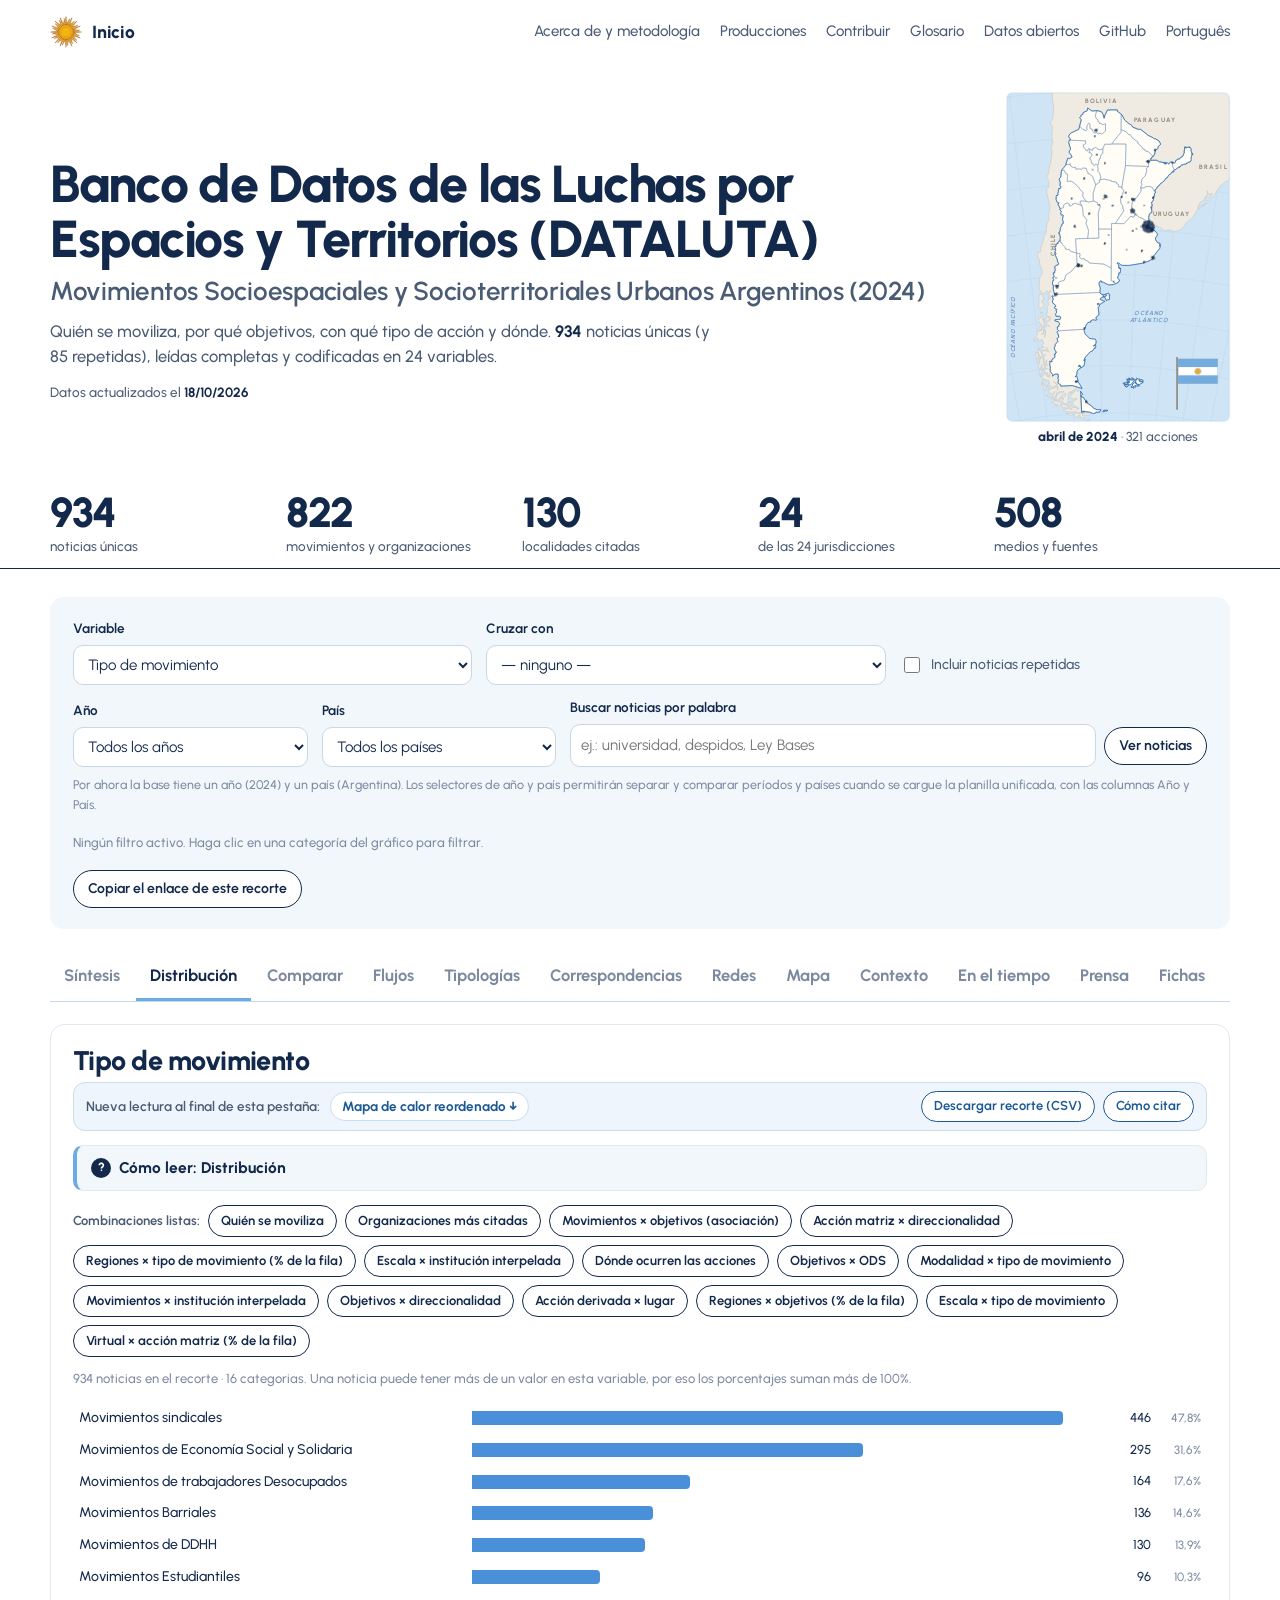
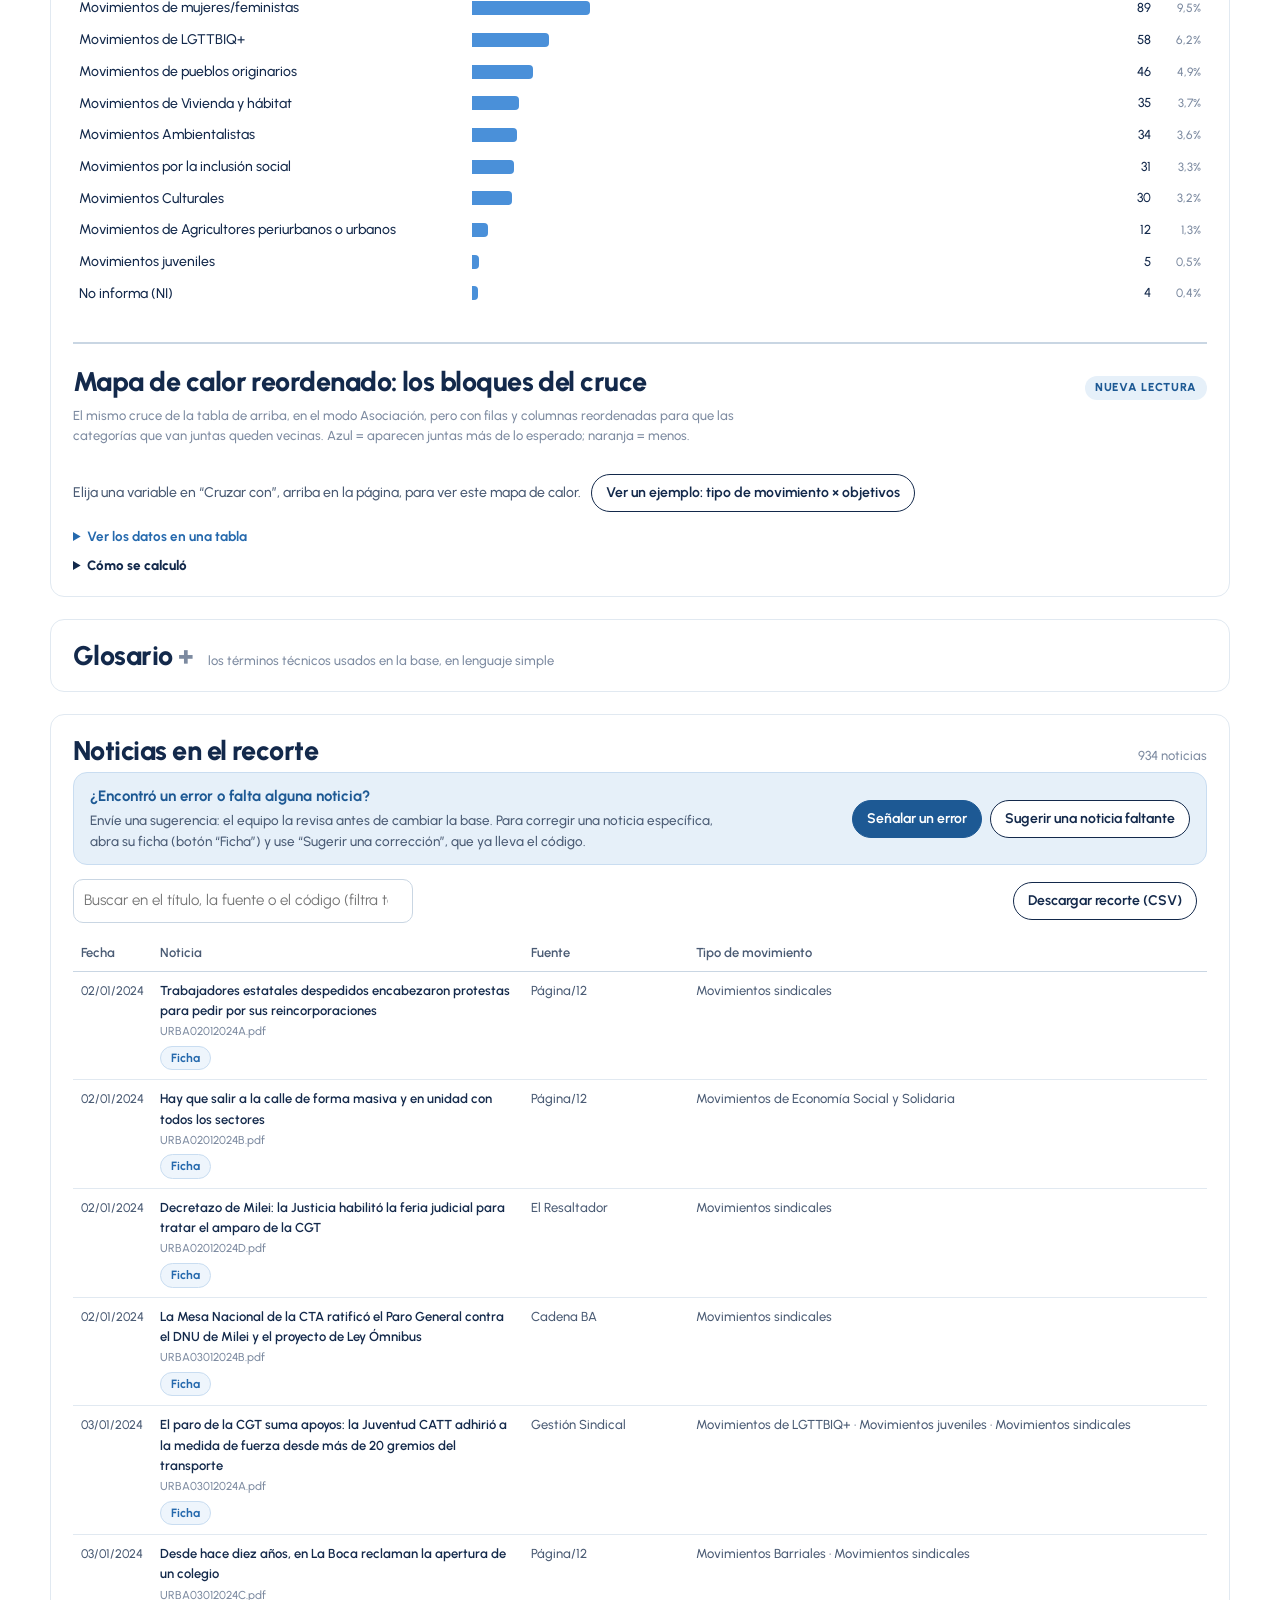
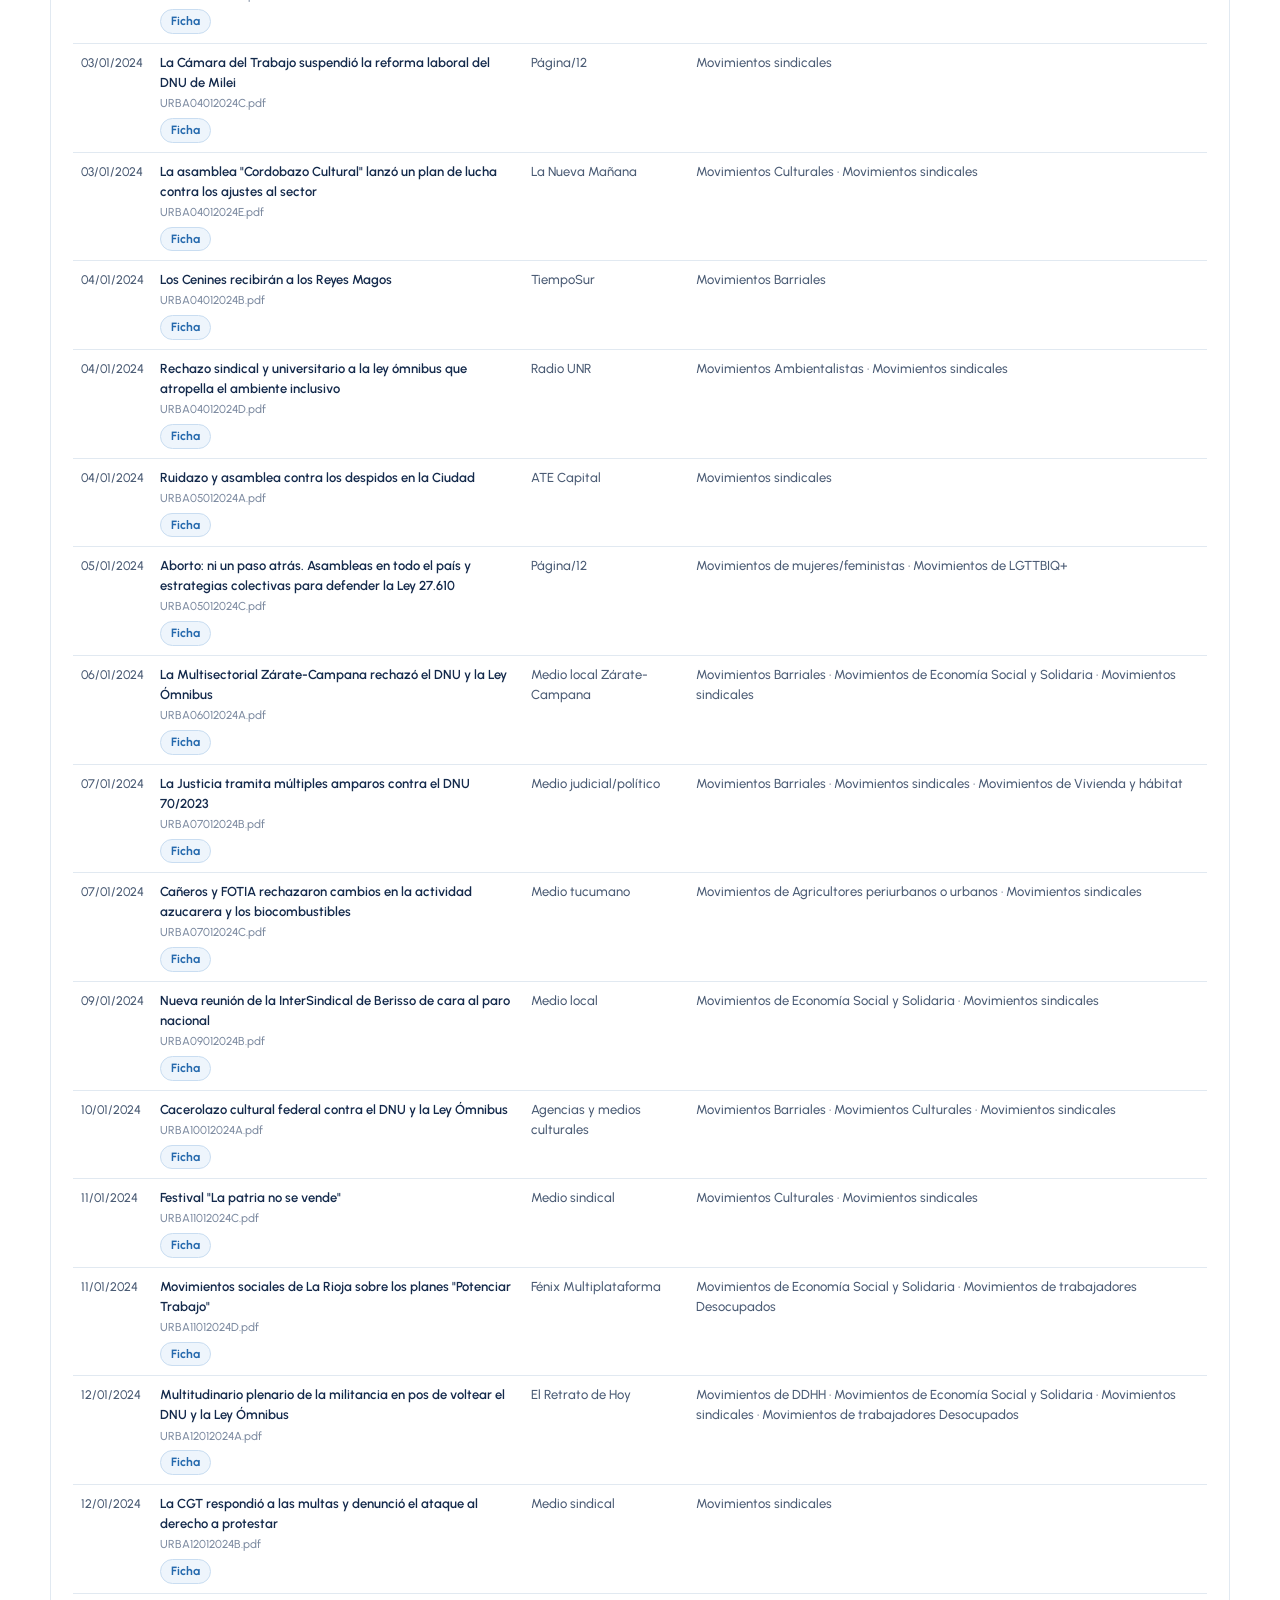
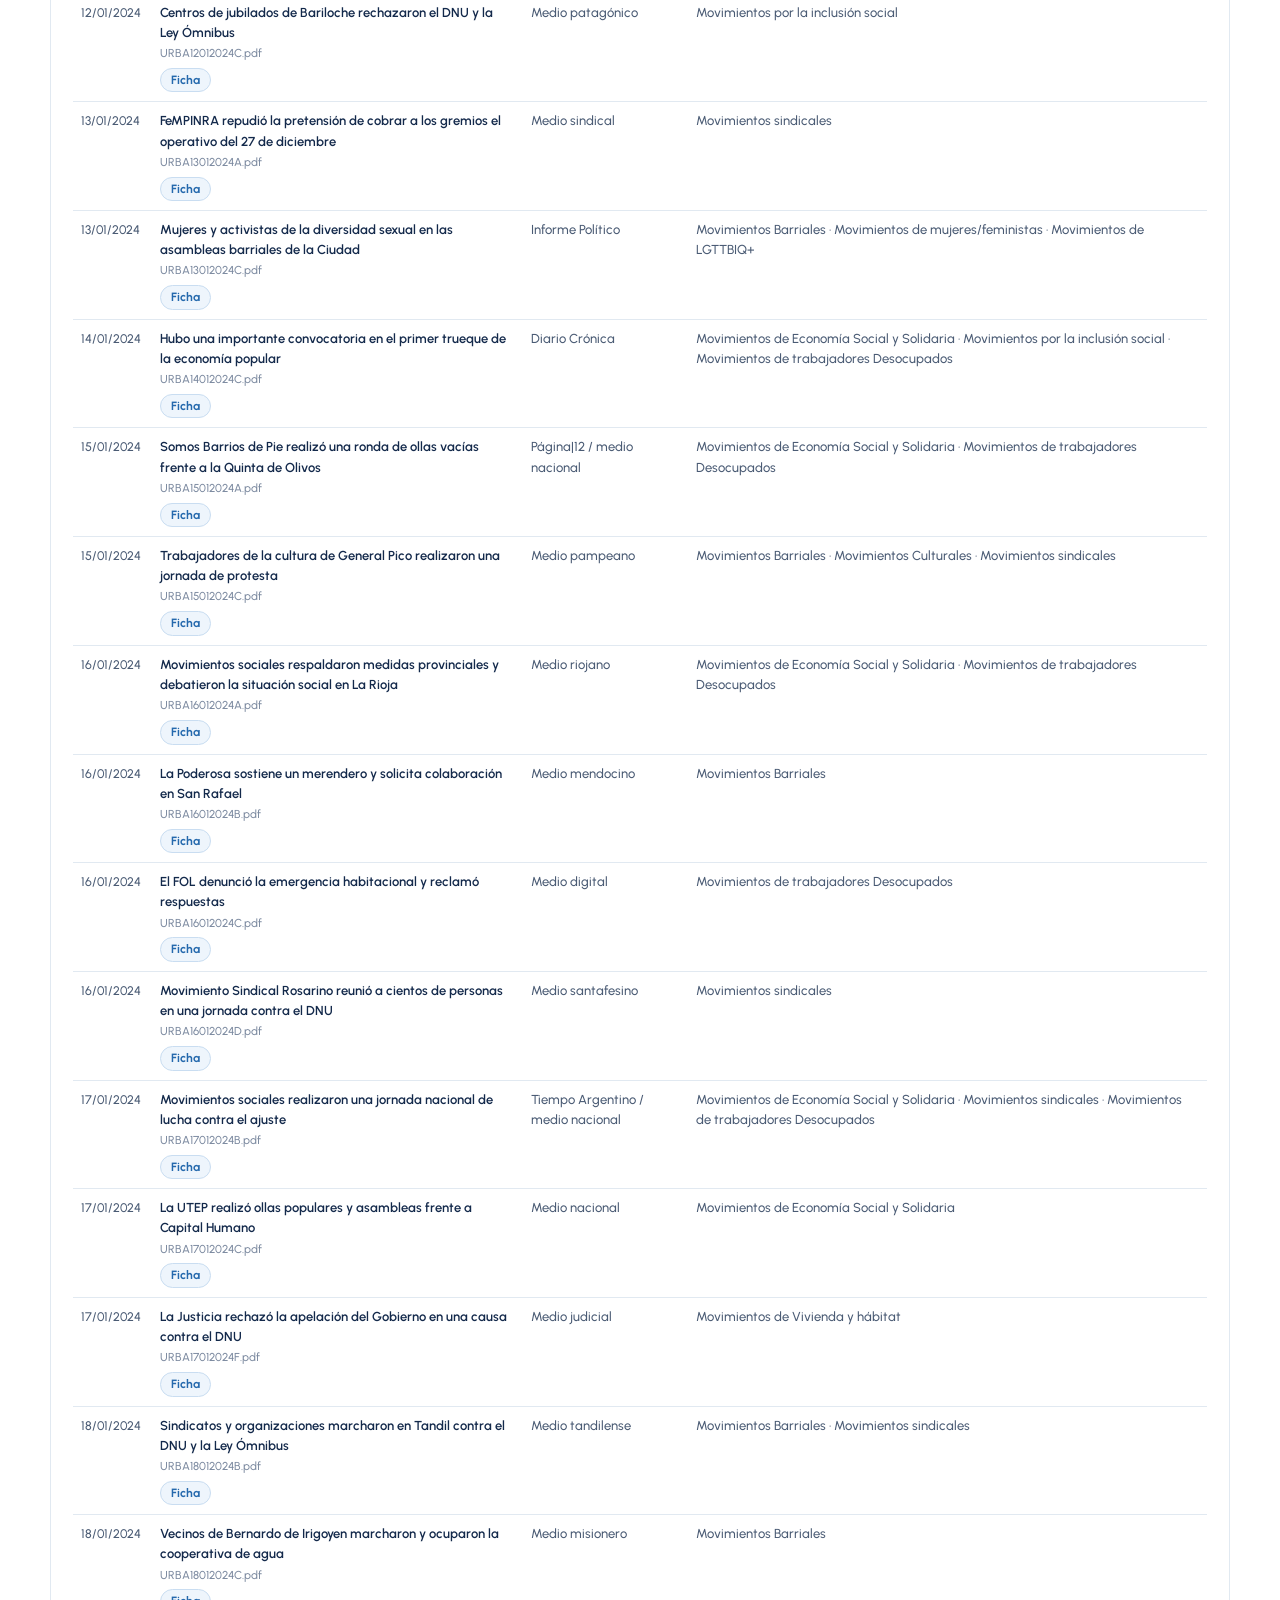
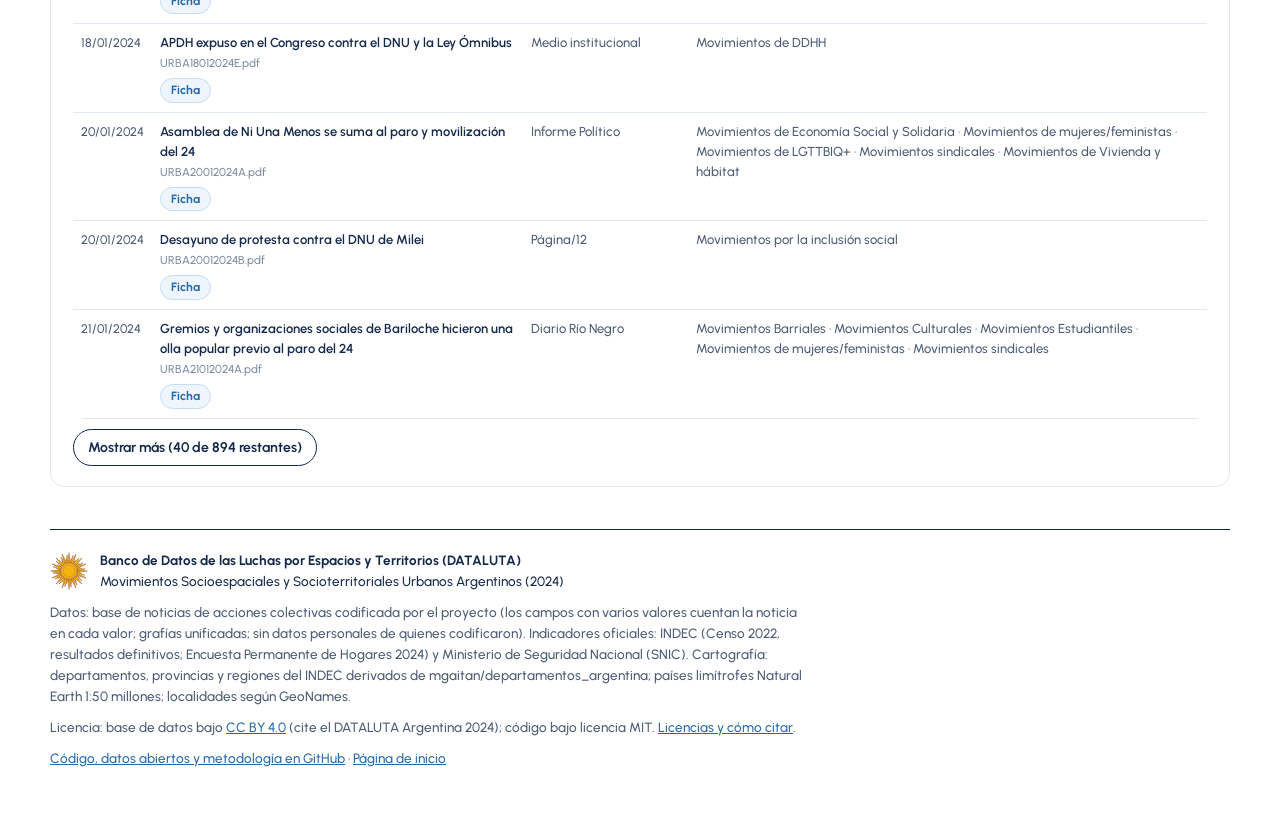
<file: es/base/index.html>
<!-- GERADO por i18n/ferramenta.js a partir de base/index.html; não edite -->
<!doctype html>
<html lang="es">
<head>
<meta charset="utf-8">
<meta name="viewport" content="width=device-width, initial-scale=1, viewport-fit=cover">
<title>DATALUTA · Movimientos Socioespaciales y Socioterritoriales Urbanos Argentinos (2024)</title>
<link rel="icon" href="data:image/svg+xml,%3Csvg xmlns=%27http://www.w3.org/2000/svg%27 viewBox=%270 0 32 32%27%3E%3Crect width=%2732%27 height=%2732%27 rx=%276%27 fill=%27%2374acdf%27/%3E%3Ccircle cx=%2716%27 cy=%2716%27 r=%277%27 fill=%27%23f6b40e%27 stroke=%27%2385340a%27 stroke-width=%271.5%27/%3E%3C/svg%3E">
<meta name="description" content="Base interactiva de noticias sobre acciones colectivas en la Argentina en 2024: distribuciones, flujos, tipologías, redes de movimientos, mapas con indicadores del INDEC y calendario.">
<meta property="og:title" content="Banco de Datos de las Luchas por Espacios y Territorios (DATALUTA) - Movimientos Socioespaciales y Socioterritoriales Urbanos Argentinos (2024)">
<meta property="og:description" content="Base interactiva de noticias sobre acciones colectivas en la Argentina en 2024: distribuciones, flujos, tipologías, redes de movimientos, mapas con indicadores del INDEC y calendario.">
<meta property="og:type" content="website">
<link rel="preload" href="../../assets/fonts/urbanist-latin-wght-normal.woff2" as="font" type="font/woff2" crossorigin>
<link rel="stylesheet" href="../../assets/css/fontes.css?v=20261030k">
<link rel="stylesheet" href="../../assets/js/vendor/leaflet-1.9.4/leaflet.css">
<link rel="stylesheet" href="../../assets/css/base.css?v=20261030k">
<link rel="stylesheet" href="../../assets/css/mapa-entrada.css?v=20261030k">
<script src="../../assets/js/mapa-entrada.js?v=20261030k" defer></script>
<script src="../../assets/js/atualizado.js?v=20261030k" defer></script>
</head>
<body>
<svg width="0" height="0" style="position:absolute" aria-hidden="true"><symbol id="sol" viewBox="-28 -28 56 56"><g fill="#f6b40e" stroke="#85340a" stroke-width=".6" stroke-linejoin="round"><path d="M-1.69 -12.38L0.00 -27.00L1.69 -12.38ZM3.17 -12.09L10.33 -24.94L6.31 -10.79ZM7.56 -9.96L19.09 -19.09L9.96 -7.56ZM10.79 -6.31L24.94 -10.33L12.09 -3.17ZM12.38 -1.69L27.00 0.00L12.38 1.69ZM12.09 3.17L24.94 10.33L10.79 6.31ZM9.96 7.56L19.09 19.09L7.56 9.96ZM6.31 10.79L10.33 24.94L3.17 12.09ZM1.69 12.38L0.00 27.00L-1.69 12.38ZM-3.17 12.09L-10.33 24.94L-6.31 10.79ZM-7.56 9.96L-19.09 19.09L-9.96 7.56ZM-10.79 6.31L-24.94 10.33L-12.09 3.17ZM-12.38 1.69L-27.00 0.00L-12.38 -1.69ZM-12.09 -3.17L-24.94 -10.33L-10.79 -6.31ZM-9.96 -7.56L-19.09 -19.09L-7.56 -9.96ZM-6.31 -10.79L-10.33 -24.94L-3.17 -12.09Z"/><path d="M1.08 -12.45C0.45 -16.99 6.22 -19.01 6.09 -23.22C6.27 -17.94 2.33 -15.83 3.77 -11.92ZM5.76 -11.09C6.92 -15.53 13.02 -15.18 14.51 -19.12C12.66 -14.17 8.21 -13.73 8.04 -9.57ZM9.57 -8.04C12.33 -11.70 17.84 -9.04 20.72 -12.11C17.12 -8.25 12.84 -9.54 11.09 -5.76ZM11.92 -3.77C15.87 -6.09 19.94 -1.53 23.78 -3.26C18.97 -1.07 15.52 -3.90 12.45 -1.08ZM12.45 1.08C16.99 0.45 19.01 6.22 23.22 6.09C17.94 6.27 15.83 2.33 11.92 3.77ZM11.09 5.76C15.53 6.92 15.18 13.02 19.12 14.51C14.17 12.66 13.73 8.21 9.57 8.04ZM8.04 9.57C11.70 12.33 9.04 17.84 12.11 20.72C8.25 17.12 9.54 12.84 5.76 11.09ZM3.77 11.92C6.09 15.87 1.53 19.94 3.26 23.78C1.07 18.97 3.90 15.52 1.08 12.45ZM-1.08 12.45C-0.45 16.99 -6.22 19.01 -6.09 23.22C-6.27 17.94 -2.33 15.83 -3.77 11.92ZM-5.76 11.09C-6.92 15.53 -13.02 15.18 -14.51 19.12C-12.66 14.17 -8.21 13.73 -8.04 9.57ZM-9.57 8.04C-12.33 11.70 -17.84 9.04 -20.72 12.11C-17.12 8.25 -12.84 9.54 -11.09 5.76ZM-11.92 3.77C-15.87 6.09 -19.94 1.53 -23.78 3.26C-18.97 1.07 -15.52 3.90 -12.45 1.08ZM-12.45 -1.08C-16.99 -0.45 -19.01 -6.22 -23.22 -6.09C-17.94 -6.27 -15.83 -2.33 -11.92 -3.77ZM-11.09 -5.76C-15.53 -6.92 -15.18 -13.02 -19.12 -14.51C-14.17 -12.66 -13.73 -8.21 -9.57 -8.04ZM-8.04 -9.57C-11.70 -12.33 -9.04 -17.84 -12.11 -20.72C-8.25 -17.12 -9.54 -12.84 -5.76 -11.09ZM-3.77 -11.92C-6.09 -15.87 -1.53 -19.94 -3.26 -23.78C-1.07 -18.97 -3.90 -15.52 -1.08 -12.45Z"/><circle r="11.5"/></g><circle r="8.4" fill="none" stroke="#85340a" stroke-width=".5" opacity=".55"/></symbol></svg>

<header class="hero">
  <nav class="topo" aria-label="Navegación principal">
    <a class="marca" href="../"><svg viewBox="-28 -28 56 56" aria-hidden="true"><use href="#sol" x="-28" y="-28" width="56" height="56"/></svg><span>Inicio</span></a>
    <div class="links"><a href="../sobre/">Acerca de y metodología</a><a href="../producoes/">Producciones</a><a href="../#contribuir">Contribuir</a><a href="#" id="linkGloss">Glosario</a><a href="../#dados">Datos abiertos</a><a href="https://github.com/wiliansventura98-collab/site-acoes">GitHub</a><a href="../../base/" hreflang="pt-BR" lang="pt-BR" id="linkIdioma">Português</a></div>
  </nav>
  <div class="hero-in">
    <div class="brand-txt">
      <h1 class="titulo-base">Banco de Datos de las Luchas por Espacios y Territorios (DATALUTA)<span>Movimientos Socioespaciales y Socioterritoriales Urbanos Argentinos (2024)</span></h1>
      <p class="lede" id="lede">Cargando la base…</p>
      <p class="atualizado" data-atualizado data-resumo="../../dados/resumo.json" hidden></p>
    </div>
    <figure class="mapa-entrada" data-entrada="../../dados/entrada.json" data-duracao="7000"></figure>
    <div class="kpis" id="kpis" aria-label="Indicadores del recorte"></div>
  </div>
</header>

<div class="wrap">
  <section class="panel controls-panel" aria-label="Selección">
    <div class="controls">
      <label class="f" for="var">Variable
        <select id="var"></select>
      </label>
      <label class="f" for="cross">Cruzar con
        <select id="cross"></select>
      </label>
      <label class="opt" for="rep"><input type="checkbox" id="rep"> Incluir noticias repetidas</label>
    </div>
    <div class="controls controls-2">
      <label class="f" for="fAno">Año
        <select id="fAno"></select>
      </label>
      <label class="f" for="fPais">País
        <select id="fPais"></select>
      </label>
      <label class="f busca-topo" for="qTop">Buscar noticias por palabra
        <span class="busca-linha"><input type="search" id="qTop" placeholder="ej.: universidad, despidos, Ley Bases" autocomplete="off" spellcheck="false"><a class="btn" href="#newsSec" id="verNoticias">Ver noticias</a></span>
      </label>
    </div>
    <p class="nota-ano" id="notaAno"></p>
    <div class="chips" id="chips"></div>
  </section>

  <nav class="tabs" role="tablist" aria-label="Visualizaciones">
    <a href="#sintese" role="tab" id="tab-sin" aria-selected="false">Síntesis</a>
    <a href="#distribuicao" role="tab" id="tab-dist" aria-selected="true">Distribución</a>
    <a href="#comparar" role="tab" id="tab-cmp" aria-selected="false">Comparar</a>
    <a href="#fluxos" role="tab" id="tab-flow" aria-selected="false">Flujos</a>
    <a href="#tipologias" role="tab" id="tab-typo" aria-selected="false">Tipologías</a>
    <a href="#correspondencias" role="tab" id="tab-acm" aria-selected="false">Correspondencias</a>
    <a href="#redes" role="tab" id="tab-net" aria-selected="false">Redes</a>
    <a href="#mapa" role="tab" id="tab-map" aria-selected="false">Mapa</a>
    <a href="#contexto" role="tab" id="tab-ctx" aria-selected="false">Contexto</a>
    <a href="#tempo" role="tab" id="tab-time" aria-selected="false">En el tiempo</a>
    <a href="#imprensa" role="tab" id="tab-imp" aria-selected="false">Prensa</a>
    <a href="#fichas" role="tab" id="tab-fic" aria-selected="false">Fichas</a>
  </nav>

  <section class="panel" id="dist" role="tabpanel" aria-labelledby="tab-dist" aria-live="polite">
    <div class="sechead">
      <h2 id="distTitle">—</h2>
      <div class="tools" id="distTools"></div>
    </div>
    <details class="guia"><summary>Cómo leer: Distribución</summary><div class="guia-corpo"><h4>Qué muestra</h4><p>Cuántas noticias tienen cada categoría de la variable elegida. Con “Cruzar con”, se convierte en una tabla: cada celda cuenta las noticias que tienen las dos categorías al mismo tiempo.</p>
<h4>Cómo leer</h4><ul><li><b>Barra:</b> número de noticias; al lado, el porcentaje del recorte. Como una noticia puede tener varios valores (por ejemplo, dos tipos de movimiento), los porcentajes pueden sumar más de 100%.</li>
<li><b>Tabla, modo Conteo:</b> cuanto más oscura la celda, más noticias. <b>% de la fila</b> responde “de las noticias de esta fila, ¿cuántas tienen esa columna?”; <b>% de la columna</b>, lo inverso.</li>
<li><b>Modo Asociación:</b> compara cada celda con lo que se esperaría si las variables no tuvieran relación. Azul = aparece <i>más</i> de lo esperado; naranja = <i>menos</i>; blanco = dentro de lo esperado.</li></ul>
<h4>Ejemplo en esta base</h4><p>Los <b>movimientos sindicales</b> aparecen en 446 de las 934 noticias (47,8%). Cruzando tipo de movimiento con objetivos en el modo Asociación, los <b>movimientos feministas</b> tienen residuo +13,7 en “igualdad de género” y los <b>estudiantiles</b> +11,7 en “objetivos educativos”: son las combinaciones más típicas de la base.</p>
<h4>Precauciones</h4><p>Las categorías grandes dominan el conteo bruto; para saber qué es característico de cada grupo, use % de la fila o Asociación.</p></div></details>
    <div class="presets" id="distPresets"></div>
    <p class="note" id="distNote"></p>
    <div id="distBody"></div>
  </section>

  <section class="panel" id="flowSec" role="tabpanel" aria-labelledby="tab-flow" hidden>
    <div class="sechead"><h2>Flujos entre variables</h2><span class="meta" id="flowMeta"></span></div>
    <div class="mapctl">
      <label class="f" for="flowA">Etapa 1<select id="flowA"></select></label>
      <label class="f" for="flowB">Etapa 2<select id="flowB"></select></label>
      <label class="f" for="flowC">Etapa 3<select id="flowC"></select></label>
      <label class="f" for="flowN">Categorías por etapa
        <select id="flowN"><option value="5">5 principales</option><option value="8" selected>8 principales</option><option value="10">10 principales</option><option value="14">14 principales</option></select>
      </label>
    </div>
    <details class="guia"><summary>Cómo leer: Flujos</summary><div class="guia-corpo"><h4>Qué muestra</h4><p>Cómo se encadenan las categorías de dos o tres variables en las mismas noticias: por ejemplo, quién se moviliza → con qué tipo de acción → por qué objetivo.</p>
<h4>Cómo leer</h4><ul><li>Cada <b>columna</b> es una variable; cada <b>bloque</b>, una categoría (altura ∝ noticias).</li><li>Cada <b>banda</b> une categorías que aparecen juntas; el grosor es el número de noticias.</li><li>Pase el mouse para ver los valores; haga clic para filtrar.</li></ul>
<h4>Ejemplo en esta base</h4><p>Siga la banda que sale de “Movimientos sindicales”: la parte más gruesa va hacia los desplazamientos colectivos (marchas, movilizaciones) y de ahí hacia objetivos laborales.</p>
<h4>Precauciones</h4><p>Cuando una noticia tiene varias categorías, su peso se reparte entre las combinaciones, para que cada columna sume el total de noticias del recorte.</p></div></details>
    <div class="presets" id="flowPresets"></div>
    <p class="note" id="flowNote"></p>
    <div class="chart" id="flowChart"></div>
  </section>

  <section class="panel" id="typoSec" role="tabpanel" aria-labelledby="tab-typo" hidden>
    <div class="sechead"><h2>Tipologías de la acción</h2><span class="meta" id="typoMeta"></span></div>
    <div class="mapctl">
      <label class="f" for="typoA">Agrupar por<select id="typoA"></select></label>
      <label class="f" for="typoB">Subdividir por<select id="typoB"></select></label>
    </div>
    <details class="guia"><summary>Cómo leer: Tipologías</summary><div class="guia-corpo"><h4>Qué muestra</h4><p>Un mapa de árbol: rectángulos dentro de rectángulos. El rectángulo grande es la acción matriz; dentro de él, las acciones derivadas.</p>
<h4>Cómo leer</h4><p>El área de cada rectángulo es proporcional al número de noticias. Compare tamaños dentro del mismo bloque para ver qué formas concretas asume cada tipo de acción.</p>
<h4>Ejemplo en esta base</h4><p>“Acciones comunicativas” es la acción matriz más frecuente (274 noticias); dentro de ella, los rectángulos muestran las formas derivadas, como comunicados y conferencias.</p></div></details>
    <div class="presets" id="typoPresets"></div>
    <p class="note" id="typoNote"></p>
    <div class="chart" id="typoChart"></div>
  </section>

  <section class="panel" id="netSec" role="tabpanel" aria-labelledby="tab-net" hidden>
    <div class="sechead"><h2>Articulaciones entre movimientos</h2><span class="meta" id="netMeta"></span></div>
    <div class="mapctl">
      <label class="f" for="netVar">Red de<select id="netVar"></select></label>
      <label class="f" for="netN">Nodos
        <select id="netN"><option value="25">25 más citados</option><option value="40" selected>40 más citados</option><option value="60">60 más citados</option></select>
      </label>
      <label class="f" for="netMin">Vínculo mínimo
        <select id="netMin"><option value="1">1 noticia en común</option><option value="2" selected>2 noticias en común</option><option value="3">3 noticias en común</option><option value="5">5 noticias en común</option></select>
      </label>
      <label class="f" for="netCor">Color de los nodos
        <select id="netCor"><option value="tipo">Tipo de movimiento predominante</option><option value="com">Comunidad (bloques que actúan juntos)</option></select>
      </label>
    </div>
    <details class="guia"><summary>Cómo leer: Redes</summary><div class="guia-corpo"><h4>Qué muestra</h4><p>Qué organizaciones (u otras categorías) aparecen juntas en las mismas noticias: las articulaciones entre movimientos.</p>
<h4>Cómo leer</h4><ul><li><b>Círculo:</b> una organización; el tamaño es el número de noticias.</li><li><b>Línea:</b> noticias en común; cuanto más gruesa, más veces actuaron juntas.</li><li><b>Color:</b> tipo de movimiento predominante o, si se elige, comunidad (bloque de organizaciones que actúan más entre sí que con las demás).</li><li><b>Tabla de abajo:</b> grado = número de aliados; fuerza = noticias en común; intermediación = cuánto hace la organización de puente entre otras.</li></ul>
<h4>Ejemplo en esta base</h4><p>La UTEP es el nodo central: 165 noticias y 23 aliados. Los vínculos más fuertes son MTE–UTEP (36 noticias en común) y Movimiento Evita–UTEP (32). El Movimiento Evita y el Polo Obrero tienen alta intermediación: unen bloques distintos.</p></div></details>
    <div class="presets" id="netPresets"></div>
    <p class="note" id="netNote"></p>
    <div class="chart" id="netChart"></div>
    <div class="sechead" style="margin-top:24px"><h2>Quién articula la red</h2><span class="meta">haga clic en el encabezado para ordenar</span></div>
    <p class="note" id="netCentNote"></p>
    <div class="scroll" id="netCent"></div>
  </section>

  <section class="panel" id="mapSec" role="tabpanel" aria-labelledby="tab-map" hidden>
    <div class="sechead"><h2 id="mapTitle">Mapa</h2><span class="meta" id="mapMeta"></span></div>
    <div class="mapctl mc">
      <fieldset class="mc-grupo"><legend><span>1</span> Qué mapear</legend>
        <div class="mc-linha">
      <label class="f">Visualización
        <span class="seg" id="mapVis">
          <button data-v="prancha" aria-pressed="true">Plancha cartográfica</button>
          <button data-v="web" aria-pressed="false">Mapa navegable (mundo)</button>
        </span>
      </label>
      <label class="f">Unidad espacial
        <span class="seg" id="mapUnit">
          <button data-v="loc" aria-pressed="true">Localidades</button>
          <button data-v="dept" aria-pressed="false">Departamentos</button>
          <button data-v="prov" aria-pressed="false">Provincias</button>
        </span>
      </label>
      <label class="f">Medida y representación
        <span class="seg" id="mapMeasure">
          <button data-v="abs" aria-pressed="true">Absoluto · círculos</button>
          <button data-v="rate" aria-pressed="false">Tasa · coroplético</button>
          <button data-v="both" aria-pressed="false">Ambos</button>
        </span>
      </label>
      <label class="f">Cuántos mapas
        <span class="seg" id="mapMode">
          <button data-v="one" aria-pressed="true">Un mapa</button>
          <button data-v="multi" aria-pressed="false">Por categoría</button>
        </span>
      </label>
        </div>
      </fieldset>
      <fieldset class="mc-grupo"><legend><span>2</span> Capas, categorías y período</legend>
        <div class="mc-linha">
      <label class="f mc-largo" for="ctxLayer">Capa de contexto
        <select id="ctxLayer">
          <option value="">Ninguna</option>
          <optgroup label="Población · Censo 2022">
            <option value="dens">Densidad demográfica (provincia)</option>
            <option value="popAbs">Población absoluta (círculos)</option>
          </optgroup>
          <optgroup label="Pobreza y trabajo · INDEC, EPH">
            <option value="pob">Pobreza 2024 (región)</option>
            <option value="ind">Indigencia 2024 (región)</option>
            <option value="des">Desocupación 2024 (región)</option>
            <option value="pobAgl">Pobreza 2024 (31 aglomerados)</option>
            <option value="desAgl">Desocupación 2024 (31 aglomerados)</option>
          </optgroup>
          <optgroup label="Violencia · SNIC">
            <option value="hom24">Homicidios 2024 (provincia)</option>
          </optgroup>
        </select>
      </label>
      <label class="f" for="mapMes">Período
        <span class="perio"><select id="mapMes"><option value="">Año completo (2024)</option></select><button class="btn" id="mapPlay" type="button" aria-pressed="false">Animar mes a mes</button></span>
      </label>
      <label class="f" for="cmpVar" id="cmpWrap" hidden>Comparar categorías de
        <select id="cmpVar"></select>
      </label>
      <label class="f" for="cmpN" id="cmpNWrap" hidden>Categorías
        <select id="cmpN"><option value="4">4 principales</option><option value="6" selected>6 principales</option><option value="9">9 principales</option><option value="12">12 principales</option></select>
      </label>
        </div>
      </fieldset>
      <fieldset class="mc-grupo"><legend><span>3</span> Opciones de la plancha</legend>
        <div class="mc-linha mc-opcoes">
      <label class="opt" for="mapDest"><input type="checkbox" id="mapDest" checked> Destacar lugares muy por encima o por debajo de lo esperado</label>
      <label class="opt" for="mapTopo"><input type="checkbox" id="mapTopo" checked> Mostrar nombres de lugares (cambian con el zoom)</label>
      <label class="f" for="author">Elaboración (aparece en la nota)
        <input type="text" id="author" placeholder="ej.: Nombre, institución">
      </label>
        </div>
      </fieldset>
    </div>
    <details class="guia"><summary>Cómo leer: Mapas</summary><div class="guia-corpo"><h4>Qué muestra</h4><p>Dónde ocurren las acciones informadas. La regla cartográfica es: <b>valores absolutos en círculos</b> (cuántas noticias) y <b>valores relativos en colores</b> (noticias por 100 mil habitantes o indicadores del Censo).</p>
<h4>Cómo leer</h4><ul><li><b>Círculos amarillos:</b> el área es proporcional al número de noticias que citan el lugar.</li><li><b>Coroplético (colores):</b> del más claro al más oscuro, valores mayores. Las clases están en la leyenda.</li>
<li><b>Capa de contexto:</b> pinta el fondo con un indicador oficial, para comparar con los círculos de noticias.</li><li><b>Mapa bivariado:</b> un solo color combina noticias por habitante (amarillo) y el indicador (azul); vea “Cómo leer” en la leyenda.</li>
<li><b>Puntos calientes (LISA):</b> naranja = departamentos con muchas noticias por habitante rodeados de vecinos también con muchas; azul = pocos rodeados de pocos. Solo aparecen cuando el patrón difícilmente sería azar (p &lt; 0,05, en 499 sorteos). El paso a paso, con un ejemplo, está en el recuadro “Cómo se calculó este mapa”.</li>
<li><b>Nombres de lugares:</b> aparecen más ciudades a medida que acerca (botones +/−, Ctrl + rueda o pellizco).</li>
<li><b>Contornos naranja y azul (destacados):</b> por departamento o provincia, marcan lugares con noticias <i>muy por encima</i> (naranja) o <i>muy por debajo</i> (azul) de lo que haría esperar la población. Ejemplo: Los Lagos y Bariloche, en el sur de Neuquén y Río Negro, tienen varias veces más noticias de lo esperado para su población. El contorno solo aparece cuando la diferencia es demasiado grande para ser azar.</li>
<li><b>Mapa navegable (mundo):</b> en “Visualización”, cambia la plancha por un mapa que puede arrastrarse a cualquier país, con nombres de países, ciudades y barrios que cambian con el zoom (y calles, con el fondo OpenStreetMap). Las capas son las mismas.</li></ul>
<h4>Ejemplo en esta base</h4><p>Por localidad, la ciudad de Buenos Aires tiene el mayor círculo (254 noticias). Por la tasa por habitante, departamentos más pequeños de la Patagonia aparecen arriba, porque pocas noticias pesan más en una población pequeña.</p>
<h4>Precauciones</h4><p>En lugares poco poblados, una sola noticia genera tasas altas; lea la tasa junto con los círculos. Las noticias nacionales, virtuales o sin lugar no entran en el mapa.</p></div></details>
    <div class="presets" id="mapPresets"></div>
    <p class="note" id="mapNote"></p>
    <details class="calc calcbox" id="mapCalc"><summary>Cómo se calculó este mapa</summary><div id="mapCalcCorpo"></div></details>
    <div class="wmap" id="wmap" hidden></div>
    <div class="sheet" id="sheet"></div>
    <div class="sheetbar">
      <span class="meta">Pase el mouse para ver valores y haga clic en un lugar para filtrar. Acerque con los botones +/−, Ctrl + rueda o pellizco, y arrastre para mover.</span>
      <div class="tools"><button class="btn" id="dlPng" hidden>Descargar PNG</button><button class="btn" id="dlSvg" hidden>Descargar SVG</button><span class="toast" id="mapMsg"></span></div>
    </div>
    <div class="rank" id="mapRank"></div>
  </section>


  <section class="panel" id="ctxSec" role="tabpanel" aria-labelledby="tab-ctx" hidden>
    <div class="sechead"><h2>Noticias e indicadores oficiales</h2><span class="meta" id="ctxMeta"></span></div>
    <div class="mapctl">
      <label class="f">Unidad
        <span class="seg" id="ctxNivel">
          <button data-v="prov" aria-pressed="true">Provincias</button>
          <button data-v="dept" aria-pressed="false">Departamentos</button>
        </span>
      </label>
      <label class="f" for="ctxX">Indicador (eje horizontal)
        <select id="ctxX">
          <option value="densidade_hab_km2">Densidad demográfica, 2022 (hab./km², escala log)</option>
          <option value="populacao_2022">Población, 2022 (escala log)</option>
          <option value="taxa_homicidios_2024">Homicidios dolosos por 100 mil hab., 2024</option>
        </select>
      </label>
    </div>
    <details class="guia"><summary>Cómo leer: Contexto</summary><div class="guia-corpo"><h4>Qué muestra</h4><p>Si los lugares con más movilización registrada son también los de mayor carencia, densidad, violencia, etc. Cada punto es una provincia o un departamento.</p>
<h4>Cómo leer</h4><ul><li><b>Eje vertical:</b> noticias por 100 mil habitantes (cuanto más alto, más movilización registrada en proporción a la población).</li><li><b>Eje horizontal:</b> el indicador oficial elegido (cuanto más a la derecha, mayor).</li>
<li><b>Líneas grises de mediana:</b> dividen el gráfico en cuatro cuadrantes, con el nombre de cada situación (por ejemplo, “indicador alto, pocas noticias”).</li><li><b>Línea punteada:</b> tendencia media. Subiendo hacia la derecha = relación positiva; bajando = negativa.</li>
<li><b>r y ρ:</b> fuerza de la relación, de −1 a +1. Cerca de 0 = sin relación; hasta ±0,3 = débil; ±0,3 a ±0,6 = moderada; por encima de ±0,6 = fuerte.</li><li><b>Puntos con contorno:</b> naranja = muy por encima de la tendencia (más noticias de lo que haría esperar el indicador); azul = muy por debajo. Son los casos que merecen una mirada específica, y aparecen nombrados en la lectura sobre el gráfico.</li></ul>
<h4>Ejemplo en esta base</h4><p>Por departamento, con la privación material de los hogares en el eje horizontal, la correlación de Spearman es −0,27: relación débil y negativa. Los departamentos más pobres tienden levemente a tener <i>menos</i> noticias por habitante.</p>
<h4>Indicadores disponibles</h4><p>El selector trae solo indicadores <b>vinculados a las luchas</b>: privación material, vivienda y servicios, educación, trabajo y protección, pueblos originarios, barrios populares (RENABAP), economía popular (ReNaTEP), voto presidencial de 2023 y femicidios. La densidad y la población quedan como <b>controles</b>, para verificar si una relación no es solo efecto del tamaño de las ciudades. Los indicadores sin vínculo directo con las acciones (internet, computadora, piso, envejecimiento, migración, fecundidad, etc.) se quitaron del sitio; siguen en el CSV de contexto, en el área de datos abiertos.</p><h4>Precauciones</h4><p>Correlación no es causa. La relación vale para lugares, no para personas (falacia ecológica). Y la base mide noticias, no todas las protestas: la cobertura de la prensa varía (vea la pestaña Prensa).</p></div></details>
    <div class="presets" id="ctxPresets"></div>
    <div class="leitura" id="ctxLeitura" hidden></div>
    <p class="note" id="ctxNote"></p>
    <div class="chart" id="ctxChart"></div>
    <div class="sechead" style="margin-top:28px"><h2>Panorama por provincia</h2><span class="meta">haga clic en el encabezado para ordenar</span></div>
    <div class="scroll" id="ctxTable"></div>
    <div class="sechead" style="margin-top:28px"><h2>Regiones estadísticas</h2><span class="meta">INDEC, Encuesta Permanente de Hogares</span></div>
    <div class="scroll" id="ctxRegions"></div>
    <p class="foot" id="ctxSources"></p>
  </section>

  <section class="panel" id="timeSec" role="tabpanel" aria-labelledby="tab-time" hidden>
    <div class="sechead">
      <h2>Noticias por mes</h2>
      <span class="meta" id="timeMeta"></span>
    </div>
    <details class="guia"><summary>Cómo leer: En el tiempo</summary><div class="guia-corpo"><h4>Qué muestra</h4><p>Cuándo ocurrieron las acciones: por mes, por día (calendario) y por semana, con los principales acontecimientos políticos de 2024 marcados.</p>
<h4>Cómo leer</h4><ul><li><b>Columnas mensuales:</b> noticias por mes de publicación. Los círculos numerados en la parte superior son los acontecimientos.</li><li><b>Calendario:</b> cada cuadrado es un día; más oscuro = más acciones iniciadas; los cuadrados con contorno de color son los días de los acontecimientos.</li>
<li><b>Semana a semana:</b> áreas apiladas por categoría; los triángulos naranja marcan semanas pico, con muchas más noticias de lo común (por encima del tercer cuartil más 1,5 veces el rango intercuartil, criterio usual para valores atípicos). Las tarjetas de abajo comparan cada acontecimiento con una semana típica y listan las noticias de esa semana.</li></ul>
<h4>Ejemplo en esta base</h4><p>Marzo es el mes con más noticias (187), impulsado por el 8M y el 24 de marzo, Día de la Memoria: las tres semanas pico del año están en ese mes, con 47 a 55 noticias cada una, más de tres veces una semana típica (15).</p></div></details>
    <div class="presets" id="timePresets"></div>
    <p class="note" id="timeNote">Mes de la noticia. Haga clic en una columna para filtrar el mes.</p>
    <div class="chart" id="timeMain"></div>
    <div class="sechead" style="margin-top:28px"><h2>Calendario de las acciones</h2><span class="meta" id="calMeta"></span></div>
    <p class="note">Acciones por fecha de inicio, día a día. Cada cuadrado es un día de 2024; cuanto más oscuro, más acciones iniciadas.</p>
    <div class="chart" id="calChart"></div>
    <div class="sechead" style="margin-top:28px"><h2>Semana a semana, con los acontecimientos de 2024</h2><span class="meta" id="semMeta"></span></div>
    <div class="mapctl">
      <label class="f" for="semVar">Apilar por<select id="semVar"></select></label>
      <label class="f" for="semN">Categorías<select id="semN"><option value="4">4 principales</option><option value="6" selected>6 principales</option><option value="8">8 principales</option></select></label>
      <label class="opt" for="semEv"><input type="checkbox" id="semEv" checked> Mostrar acontecimientos</label>
    </div>
    <p class="note" id="semNote"></p>
    <div class="chart" id="semChart"></div>
    <ol class="eventos" id="semEventos"></ol>
    <div class="sechead" style="margin-top:28px">
      <h2 id="smTitle">—</h2>
    </div>
    <p class="note" id="smNote"></p>
    <div class="sm" id="timeSm"></div>
  </section>

  <section class="panel sintese" id="sinSec" role="tabpanel" aria-labelledby="tab-sin" hidden>
    <div class="sechead"><h2>Síntesis del recorte</h2><span class="meta" id="sinMeta"></span></div>
    <details class="guia"><summary>Cómo leer: Síntesis</summary><div class="guia-corpo"><h4>Qué es</h4><p>Una lectura en texto, con gráficos y mapa, que reúne los principales resultados de las otras pestañas: quién se moviliza, cómo, por qué, dónde, cuándo, con quién, frente a qué contexto y con qué cobertura de la prensa.</p>
<h4>Cómo usar</h4><ul><li>La síntesis se <b>calcula a partir del recorte actual</b>: si usted filtra, por ejemplo, solo los movimientos sindicales o solo la Patagonia, el texto y los gráficos se rehacen para ese recorte.</li><li>Los botones de <b>síntesis listas</b> abren recortes ya armados. Para volver a la base completa, use “Toda la base”.</li><li>Cada sección indica en qué pestaña puede profundizarse el resultado.</li><li>Use “Imprimir o guardar en PDF” para llevar la síntesis a un texto, una clase o una reunión.</li></ul>
<h4>Precauciones</h4><p>Los textos se generan automáticamente a partir de reglas estadísticas simples, descritas al final. Describen lo que registran las noticias y sirven como punto de partida para la interpretación, no como conclusión.</p></div></details>
    <div class="presets" id="sinPresets"></div>
    <div class="sin-tools"><button class="btn" id="sinPrint" type="button">Imprimir o guardar en PDF</button></div>
    <article id="sinBody"></article>
  </section>

  <section class="panel" id="cmpSec" role="tabpanel" aria-labelledby="tab-cmp" hidden>
    <div class="sechead"><h2>Comparar dos recortes</h2><span class="meta" id="cmpMeta"></span></div>
    <div class="mapctl">
      <label class="f" for="cmpAv">Grupo A: variable<select id="cmpAv"></select></label>
      <label class="f" for="cmpAk">Grupo A: categoría<select id="cmpAk"></select></label>
      <label class="f" for="cmpBk">Grupo B<select id="cmpBk"></select></label>
      <label class="f" for="cmpY">Comparar según<select id="cmpY"></select></label>
    </div>
    <details class="guia"><summary>Cómo leer: Comparar</summary><div class="guia-corpo"><h4>Qué muestra</h4><p>Dos grupos de noticias lado a lado. El grupo A es una categoría (por ejemplo, la región Gran Buenos Aires); el grupo B es otra categoría o todas las demás de la misma variable. Para cada categoría de una tercera variable, el gráfico muestra qué parte de las noticias de cada grupo la contiene.</p>
<h4>Cómo leer</h4><ul><li><b>Punto azul</b> = grupo A; <b>punto amarillo</b> = grupo B. Cuanto más a la derecha, mayor el porcentaje.</li>
<li>A <b>línea entre los puntos</b> es la diferencia. Línea oscura = diferencia significativa; línea clara = puede ser azar.</li>
<li>A <b>columna de la derecha</b> trae la diferencia en puntos porcentuales (A − B). El asterisco (*) marca diferencias estadísticamente significativas al 5%.</li>
<li>Las líneas están ordenadas de la mayor ventaja de A (arriba) a la mayor ventaja de B (abajo).</li></ul>
<h4>Ejemplos en esta base</h4><ul>
<li><b>Gran Buenos Aires × demás regiones, según tipo de movimiento:</b> los movimientos sindicales aparecen en el 52,1% de las noticias del GBA y en el 43,2% de las demás regiones (+8,9 p.p., significativo). En cambio, los movimientos feministas son más frecuentes fuera del GBA (11,8% frente a 6,8%), y también los de pueblos originarios (6,1% frente a 2,6%).</li>
<li><b>Movimientos sindicales × demás, según acción matriz:</b> los sindicatos recurren más a desplazamientos colectivos, como marchas (29,8% frente a 21,3%), y a interrupciones del proceso productivo, como huelgas (5,8% frente a 1,2%); usan menos acciones comunicativas (25,8% frente a 32,9%).</li></ul>
<p>Use los botones de ejemplos sobre el gráfico para abrir esas comparaciones.</p>
<h4>Precauciones</h4><p>Las diferencias pequeñas en categorías con pocas noticias casi nunca son significativas. Las noticias que pertenecen a los dos grupos entran en ambos.</p></div></details>
    <div class="presets" id="cmpPresets"></div>
    <p class="note" id="cmpNote"></p>
    <div class="leitura" id="cmpLeitura" hidden></div>
    <div class="chart" id="cmpChart"></div>
  </section>

  <section class="panel" id="acmSec" role="tabpanel" aria-labelledby="tab-acm" hidden>
    <div class="sechead"><h2>Análisis de correspondencias múltiples</h2><span class="meta" id="acmMeta"></span></div>
    <div class="mapctl">
      <div class="f">Variables activas<div class="checks" id="acmVars"></div></div>
      <label class="f" for="acmN">Categorías por variable<select id="acmN"><option value="5">5 principales</option><option value="8" selected>8 principales</option><option value="12">12 principales</option></select></label>
      <label class="f" for="acmAx">Ejes<select id="acmAx"><option value="0,1">1 y 2</option><option value="0,2">1 y 3</option><option value="1,2">2 y 3</option></select></label>
      <label class="opt" for="acmRows"><input type="checkbox" id="acmRows"> Mostrar las noticias como puntos</label>
    </div>
    <details class="guia"><summary>Cómo leer: Correspondencias</summary><div class="guia-corpo"><h4>Qué muestra</h4><p>Un “mapa” de las categorías de varias variables al mismo tiempo. Las categorías que suelen aparecer <b>en las mismas noticias</b> quedan <b>cerca</b>; las que rara vez aparecen juntas quedan lejos. Es el análisis de correspondencias múltiples (ACM), muy usado en las ciencias sociales para describir espacios de prácticas.</p>
<h4>Cómo leer, paso a paso</h4><ol><li><b>Mire el centro:</b> cerca del cruce de las líneas punteadas están las categorías más comunes, las que no diferencian a nadie.</li>
<li><b>Mire los extremos:</b> las categorías más alejadas del centro son las más características.</li>
<li><b>Lea cada eje como una oposición:</b> el recuadro “Qué define cada eje” lista las categorías de cada lado. El eje horizontal opone lo que está a la izquierda a lo que está a la derecha; el vertical, lo que está abajo a lo que está arriba.</li>
<li><b>Busque grupos:</b> las categorías de variables distintas (colores distintos) que aparecen juntas forman un perfil.</li></ol>
<h4>Ejemplo en esta base</h4><p>Con las variables predeterminadas, el <b>eje 1</b> pone de un lado la escala <i>Nacional</i>, los <i>movimientos sindicales</i> y <i>Gran Buenos Aires</i>, y del otro la <i>Patagonia</i>, la escala <i>Municipal</i> y los objetivos de <i>vivienda y hábitat</i>: opone las grandes acciones nacionales, centradas en Buenos Aires, a las acciones locales del interior. El <b>eje 2</b> separa acciones <i>defensivas</i> y de <i>interseccionalidad institucional</i> de las acciones <i>reivindicativas</i> vinculadas a <i>feministas</i> y <i>desplazamientos colectivos</i>.</p>
<h4>Precauciones</h4><p>Lea las cercanías entre categorías de variables distintas como tendencia, no como regla. El porcentaje de cada eje dice cuánta información resume; la “inercia corregida” es la estimación más realista en el ACM.</p></div></details>
    <div class="presets" id="acmPresets"></div>
    <div class="leitura" id="acmLeitura" hidden></div>
    <p class="note" id="acmNote"></p>
    <div class="chart" id="acmChart"></div>
    <div class="sechead" style="margin-top:24px"><h2>Qué define cada eje</h2><span class="meta">categorías que más contribuyen a la inercia</span></div>
    <div class="acm-ctr" id="acmCtr"></div>
  </section>

  <section class="panel" id="impSec" role="tabpanel" aria-labelledby="tab-imp" hidden>
    <div class="sechead"><h2>Quién informa: la cobertura de la prensa</h2><span class="meta" id="impMeta"></span></div>
    <details class="guia"><summary>Cómo leer: Prensa</summary><div class="guia-corpo"><h4>Qué muestra</h4><p>Quién informa las acciones. Como la base está hecha de noticias, registra lo que publicaron la prensa y otras fuentes, y no necesariamente todas las acciones que ocurrieron.</p>
<h4>Cómo leer</h4><ul><li><b>Barras:</b> medios con más noticias.</li><li><b>Curva de Lorenz:</b> si todas las fuentes tuvieran el mismo número de noticias, la curva sería la diagonal punteada; cuanto más curva, más concentrada la cobertura. El índice de Gini lo resume (0 = igual, 1 = todo en una fuente).</li><li><b>Medios × regiones:</b> azul = el medio informa sobre esa región más de lo esperado.</li><li><b>Diversidad por provincia:</b> cuántas fuentes distintas cubren cada provincia y cuánto depende de la principal.</li></ul>
<h4>Ejemplo en esta base</h4><p>Página/12 es la fuente más frecuente (53 noticias), concentrada en el Gran Buenos Aires; el Diario Río Negro y LM Neuquén cubren la Patagonia. Son más de 500 fuentes, y más de 360 aparecen una sola vez: la cobertura está muy dispersa.</p></div></details>
    <p class="note" id="impNote"></p>
    <div class="imp-grid">
      <div><h3 class="h3">Medios con más noticias</h3><div class="chart" id="impTop"></div></div>
      <div><h3 class="h3">Concentración de la cobertura</h3><div class="chart" id="impConc"></div></div>
    </div>
    <h3 class="h3" style="margin-top:24px">Medios × regiones (residuos ajustados)</h3>
    <div class="scroll" id="impReg"></div>
    <h3 class="h3" style="margin-top:24px">Diversidad de fuentes por provincia</h3>
    <div class="scroll" id="impProv"></div>
  </section>

  <section class="panel" id="ficSec" role="tabpanel" aria-labelledby="tab-fic" hidden>
    <div class="sechead"><h2>Ficha</h2><span class="meta" id="ficMeta"></span></div>
    <div class="mapctl">
      <label class="f" for="ficV">Tipo de ficha<select id="ficV"><option value="nombremov">Movimiento u organización</option><option value="tipomov">Tipo de movimiento</option><option value="provincia">Provincia</option><option value="departamento">Departamento / partido</option><option value="localidad">Localidad</option><option value="objetivos">Objetivo</option><option value="matriz">Acción matriz</option></select></label>
      <label class="f" for="ficBusca">Buscar en la lista<input type="search" id="ficBusca" placeholder="Escriba parte del nombre" autocomplete="off" spellcheck="false"></label>
      <label class="f" for="ficK">Elija<select id="ficK"></select></label>
    </div>
    <details class="guia"><summary>Cómo leer: Fichas</summary><div class="guia-corpo"><h4>Qué muestra</h4><p>Un retrato de una organización, tipo de movimiento, provincia, departamento, localidad, objetivo o acción: cuántas noticias, cuándo, dónde, con qué repertorio y con quién.</p>
<h4>Cómo usar</h4><p>Elija el tipo de ficha y escriba el nombre. Haga clic en cualquier categoría de las listas para abrir su ficha. La ficha usa todas las noticias de la base, sin los filtros, y puede descargarse como imagen.</p></div></details>
    <div class="presets" id="ficPresets"></div>
    <div id="ficBody"></div>
  </section>

  <section class="panel glossario" id="glossario">
    <details>
      <summary><h2>Glosario</h2><span class="meta">los términos técnicos usados en la base, en lenguaje simple</span></summary>
      <dl>
        <div><dt>Noticia única / repetida</dt><dd>La misma acción puede informarse varias veces. Las copias se marcan como “repetidas” y quedan fuera de los conteos, salvo que usted marque “Incluir noticias repetidas”.</dd></div>
        <div><dt>Recorte</dt><dd>El conjunto de noticias que queda después de los filtros elegidos. Todos los gráficos, mapas y números muestran el recorte actual.</dd></div>
        <div><dt>Variable con varios valores</dt><dd>Una noticia puede tener más de una categoría en la misma variable (por ejemplo, dos tipos de movimiento). Por eso los porcentajes pueden sumar más de 100%.</dd></div>
        <div><dt>Tasa por 100 mil habitantes</dt><dd>Número de noticias dividido por la población y multiplicado por 100.000. Permite comparar lugares de tamaños distintos.</dd></div>
        <div><dt>Puntos porcentuales (p.p.)</dt><dd>Diferencia entre dos porcentajes. De 43% a 52% hay 9 puntos porcentuales (y no 9%).</dd></div>
        <div><dt>Esperado</dt><dd>El valor que aparecería si no hubiera ninguna relación entre las cosas comparadas. Por ejemplo, en los mapas, el total de noticias repartido según la población de cada lugar.</dd></div>
        <div><dt>Residuo ajustado</dt><dd>Mide cuánto se aleja un valor observado de lo esperado, en unidades comparables. Primero se calcula cuántas noticias tendrían las dos categorías si no hubiera relación entre ellas (lo esperado); después se divide la diferencia entre observado y esperado por la variación que suele producir el azar. Positivo = ocurre más de lo esperado (atracción); negativo = menos (rechazo); cerca de 0 = lo que se esperaría. Por encima de +1,96 o por debajo de −1,96, la diferencia difícilmente es azar (5% de probabilidad); más allá de ±3, menos de 0,3%. Ej.: estudiantiles × objetivos educativos: 85 noticias observadas frente a 22,4 esperadas, residuo +15,9.</dd></div>
        <div><dt>Combinación característica</dt><dd>Par de categorías que aparece junto mucho más de lo que haría esperar el tamaño de los dos grupos (residuo ajustado ≥ +3). No es la combinación más frecuente, sino la que distingue a un grupo de los demás.</dd></div>
        <div><dt>Muy por encima o por debajo de lo esperado por la población (mapas y Síntesis)</dt><dd>Compara las noticias de un lugar con la parte del total que le correspondería si las noticias se distribuyeran como la población: esperado = total de noticias × población del lugar ÷ población del país (Censo 2022). La prueba exacta de Poisson calcula la probabilidad de que una diferencia tan grande sea azar; marcamos solo los lugares con probabilidad menor al 1% (p < 0,01) e, no caso de “acima”, com pelo menos 3 notícias. Ex.: Los Lagos (Neuquén) tem 0,034% da população; de 830 notícias mapeadas, esperaríamos 0,3; há 5 (17,8 vezes o esperado).</dd></div>
        <div><dt>Muy por encima o por debajo de la tendencia (Contexto)</dt><dd>En la dispersión, la recta de tendencia prevé la tasa de noticias de cada lugar a partir de su valor en el indicador. La diferencia entre la tasa observada y la prevista, dividida por la desviación estándar de todas esas diferencias, dice cuán fuera de la tendencia está el lugar. A partir de +1,5 desviaciones estándar, contorno naranja; a partir de −1,5, azul. Son los lugares que el indicador por sí solo no explica.</dd></div>
        <div><dt>Semana pico</dt><dd>Semana con muchas más noticias de lo normal: por encima de Q3 + 1,5 × (Q3 − Q1), donde Q1 y Q3 son el primer y el tercer cuartil de las 53 semanas del año. Es el criterio usual para valores atípicos.</dd></div>
        <div><dt>Índice noticias ÷ población (regiones)</dt><dd>Porcentaje de las noticias de una región dividido por su porcentaje de la población. Por encima de 1, la región tiene más noticias de lo que haría esperar su peso poblacional; por debajo de 1, menos.</dd></div>
        <div><dt>Significativo</dt><dd>Una diferencia se llama significativa cuando es demasiado grande para explicarse por el azar. Las pruebas usan el límite usual del 5% (p < 0,05) ou o mais exigente de 1% (p < 0,01).</dd></div>
        <div><dt>Valor p</dt><dd>La probabilidad de ver una diferencia tan grande como la observada si, en realidad, no hubiera diferencia. Cuanto menor, más confiable es el resultado.</dd></div>
        <div><dt>Chi cuadrado (χ²) y V de Cramér</dt><dd>El chi cuadrado prueba si dos variables tienen relación; la V de Cramér indica la fuerza de esa relación, de 0 (ninguna) a 1 (total).</dd></div>
        <div><dt>Correlación (r de Pearson y ρ de Spearman)</dt><dd>Miden si dos medidas suben o bajan juntas, de −1 a +1. Pearson mira la relación en línea recta; Spearman, el orden de los lugares, y es menos sensible a los casos extremos.</dd></div>
        <div><dt>Mediana</dt><dd>El valor del medio: la mitad de los lugares está por encima y la mitad por debajo. Se usa para dividir los gráficos en cuadrantes.</dd></div>
        <div><dt>Cuantiles, terciles y quintiles</dt><dd>Cortes que dividen los lugares en grupos del mismo tamaño (tres grupos en los terciles, cinco en los quintiles). Se usan para formar las clases de color de los mapas.</dd></div>
        <div><dt>Círculos proporcionales</dt><dd>Representación de valores absolutos: el área del círculo es proporcional al número de noticias.</dd></div>
        <div><dt>Coroplético</dt><dd>Mapa en el que cada área se pinta según un valor relativo (tasa o porcentaje). Los colores más oscuros indican valores mayores.</dd></div>
        <div><dt>Mapa bivariado</dt><dd>Un solo color combina dos informaciones: noticias por habitante (del blanco al amarillo) y un indicador del Censo (del blanco al azul).</dd></div>
        <div><dt>LISA (puntos calientes y fríos)</dt><dd><i>Local Indicator of Spatial Association</i>: aquí, el I de Moran local (Anselin, 1995), calculado por departamento. Pasos: (1) noticias ÷ población × 100 mil; (2) tasa suavizada por el método bayesiano empírico, que acerca a la media los departamentos pequeños; (3) puntaje z de cada tasa; (4) media de los z de los vecinos que comparten frontera o vértice; (5) I local = z del departamento × media de los vecinos; (6) 499 sorteos de vecinos al azar para obtener el valor p. Con p &lt; 0,05: alto-alto = punto caliente (naranja), bajo-bajo = punto frío (azul), alto-bajo y bajo-alto = casos aislados. El recuadro “Cómo se calculó este mapa” muestra los números, con un ejemplo.</dd></div>
        <div><dt>Tasa bayesiana empírica</dt><dd>Ajuste de la tasa por habitante que reduce el peso del azar en lugares poco poblados, acercándolos a la media general.</dd></div>
        <div><dt>Análisis de correspondencias múltiples (ACM)</dt><dd>Técnica que coloca categorías de varias variables en un mismo plano: las que aparecen juntas en las mismas noticias quedan cerca.</dd></div>
        <div><dt>Inercia (ACM)</dt><dd>La cantidad de información que resume cada eje. La inercia corregida de Benzécri es la estimación más realista.</dd></div>
        <div><dt>Comunidad (redes)</dt><dd>Grupo de nodos que se vinculan más entre sí que con el resto de la red, detectado por el método de Louvain. La modularidad Q mide cuán nítidos son esos grupos.</dd></div>
        <div><dt>Intermediación (redes)</dt><dd>Cuánto está un nodo en el camino entre otros: las organizaciones con alta intermediación tienden puentes entre grupos.</dd></div>
        <div><dt>Índice de Gini y HHI</dt><dd>Miden concentración. Gini cerca de 0 = noticias distribuidas por igual entre las fuentes; cerca de 1 = concentradas en pocas. HHI cerca de 1 = casi todo de una sola fuente.</dd></div>
        <div><dt>Falacia ecológica</dt><dd>Error de sacar conclusiones sobre personas a partir de datos de lugares. Una relación entre provincias no dice cómo se comportan los individuos.</dd></div>
        <div><dt>IPMH</dt><dd>Índice de Privación Material de los Hogares (<i>Índice de Privación Material de los Hogares</i>, INDEC, Censo 2022): proporción de hogares con privación de recursos corrientes, patrimoniales o ambas.</dd></div>
      </dl>
    </details>
  </section>

  <section class="panel" id="newsSec">
    <div class="sechead"><h2>Noticias en el recorte</h2><span class="meta" id="newsCount"></span></div>
    <div class="newsbar">
      <input type="search" id="q" placeholder="Buscar en el título, la fuente o el código (filtra todas las pestañas)…" aria-label="Buscar noticias" autocomplete="off">
      <div class="tools">
        <button class="btn" id="dl" hidden>Descargar recorte (CSV)</button>
        <span class="toast" id="dlMsg"></span>
      </div>
    </div>
    <div class="scroll" style="border:0">
      <table class="news">
        <thead><tr><th>Fecha</th><th>Noticia</th><th>Fuente</th><th id="vcol">Valor</th></tr></thead>
        <tbody id="newsBody"></tbody>
      </table>
    </div>
    <div class="more"><button class="btn" id="moreNews" hidden>Mostrar más</button></div>
  </section>


  <footer class="site-foot">
    <div class="foot-brand"><svg class="foot-sol" viewBox="-28 -28 56 56" aria-hidden="true"><use href="#sol" x="-28" y="-28" width="56" height="56"/></svg>
      <div><b>Banco de Datos de las Luchas por Espacios y Territorios (DATALUTA)</b><br>Movimientos Socioespaciales y Socioterritoriales Urbanos Argentinos (2024)</div></div>
    <p>Datos: base de noticias de acciones colectivas codificada por el proyecto (los campos con varios valores cuentan la noticia en cada valor; grafías unificadas; sin datos personales de quienes codificaron). Indicadores oficiales: INDEC (Censo 2022, resultados definitivos; Encuesta Permanente de Hogares 2024) y Ministerio de Seguridad Nacional (SNIC). Cartografía: departamentos, provincias y regiones del INDEC derivados de mgaitan/departamentos_argentina; países limítrofes Natural Earth 1:50 millones; localidades según GeoNames.</p>
    <p>Licencia: base de datos bajo <a href="https://creativecommons.org/licenses/by/4.0/deed.pt-br" rel="license">CC BY 4.0</a> (cite el DATALUTA Argentina 2024); código bajo licencia MIT. <a href="https://github.com/wiliansventura98-collab/site-acoes/blob/main/LICENCAS.md">Licencias y cómo citar</a>.</p>
    <p><a href="https://github.com/wiliansventura98-collab/site-acoes">Código, datos abiertos y metodología en GitHub</a> · <a href="../">Página de inicio</a></p>
  </footer>
</div>

<script src="../../assets/js/vendor/d3-7.8.5.min.js"></script>
<script src="../../assets/js/vendor/d3-sankey-0.12.3.min.js"></script>
<script src="../../assets/js/vendor/topojson-client-3.1.0.min.js"></script>
<script src="../../assets/js/vendor/leaflet-1.9.4/leaflet.js"></script>
<script src="../../assets/js/app-es/carregar.js?v=20261030k"></script>
</body>
</html>
</file>
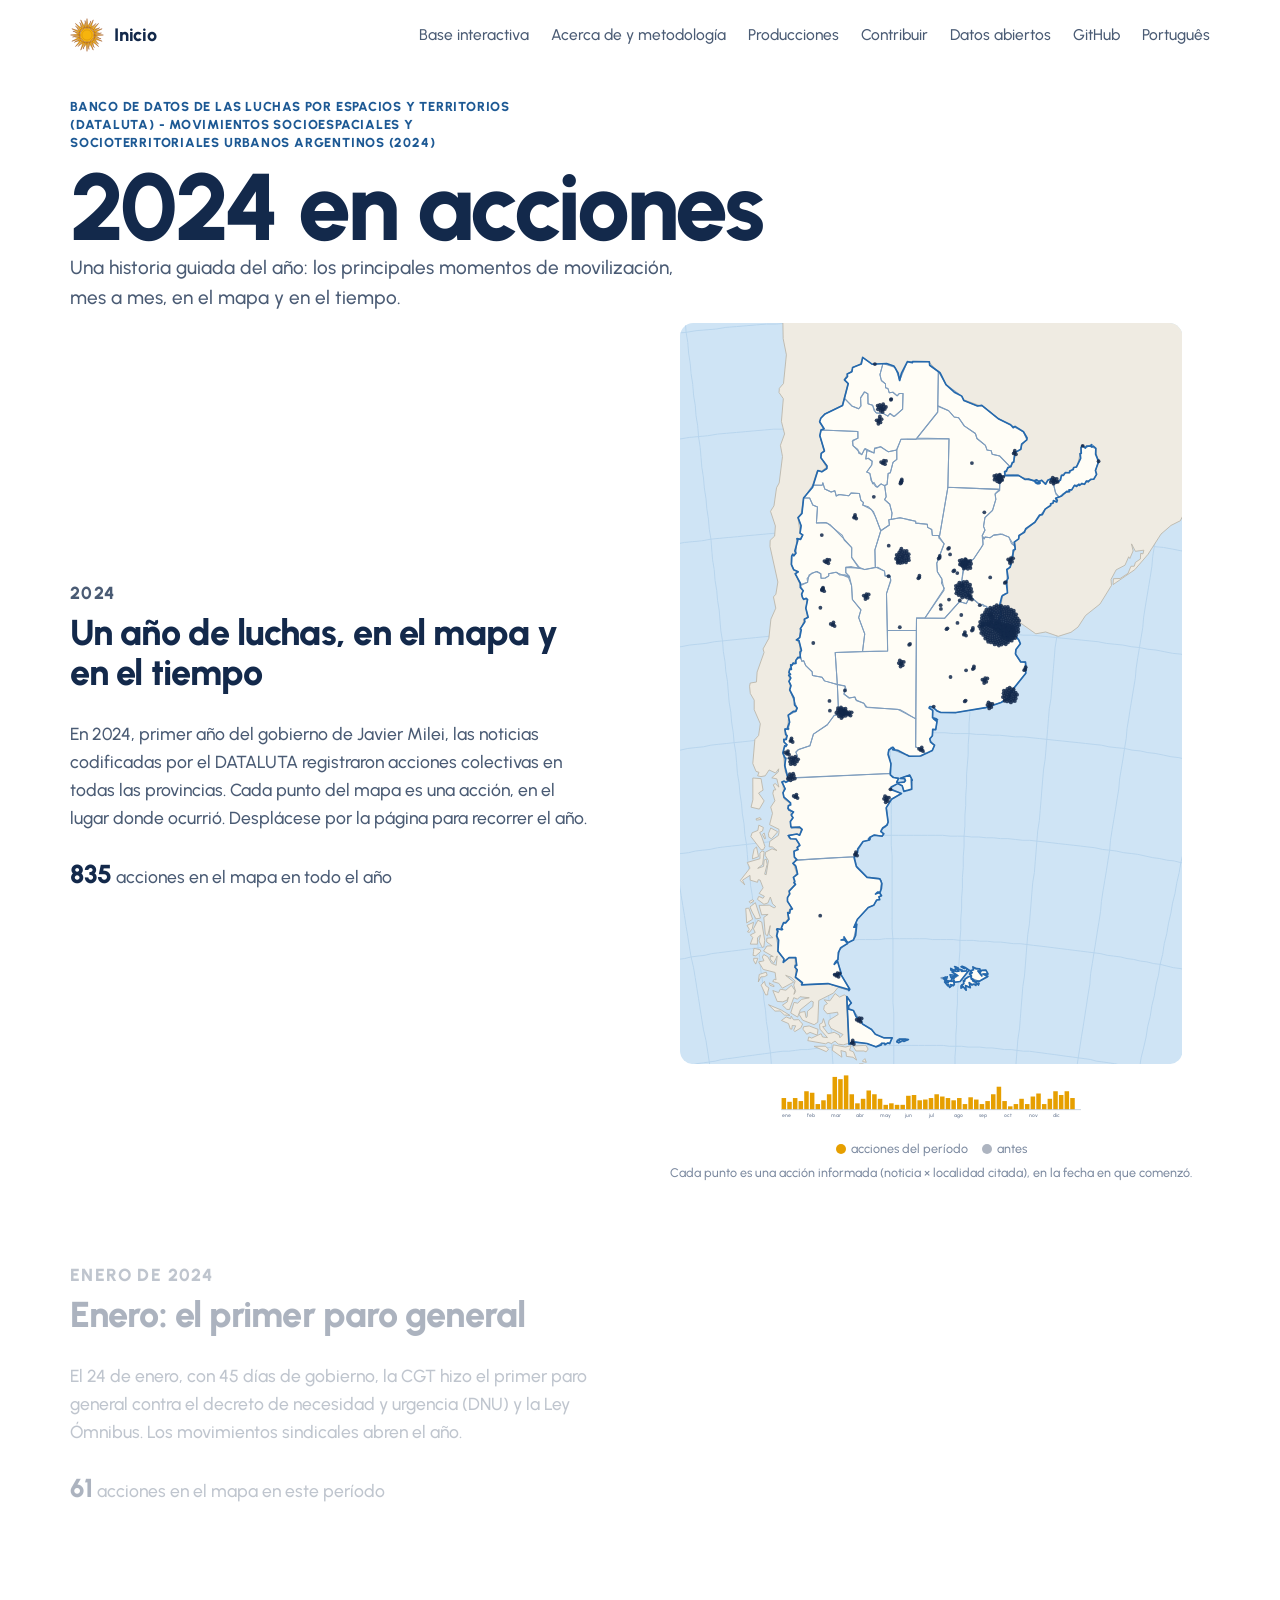
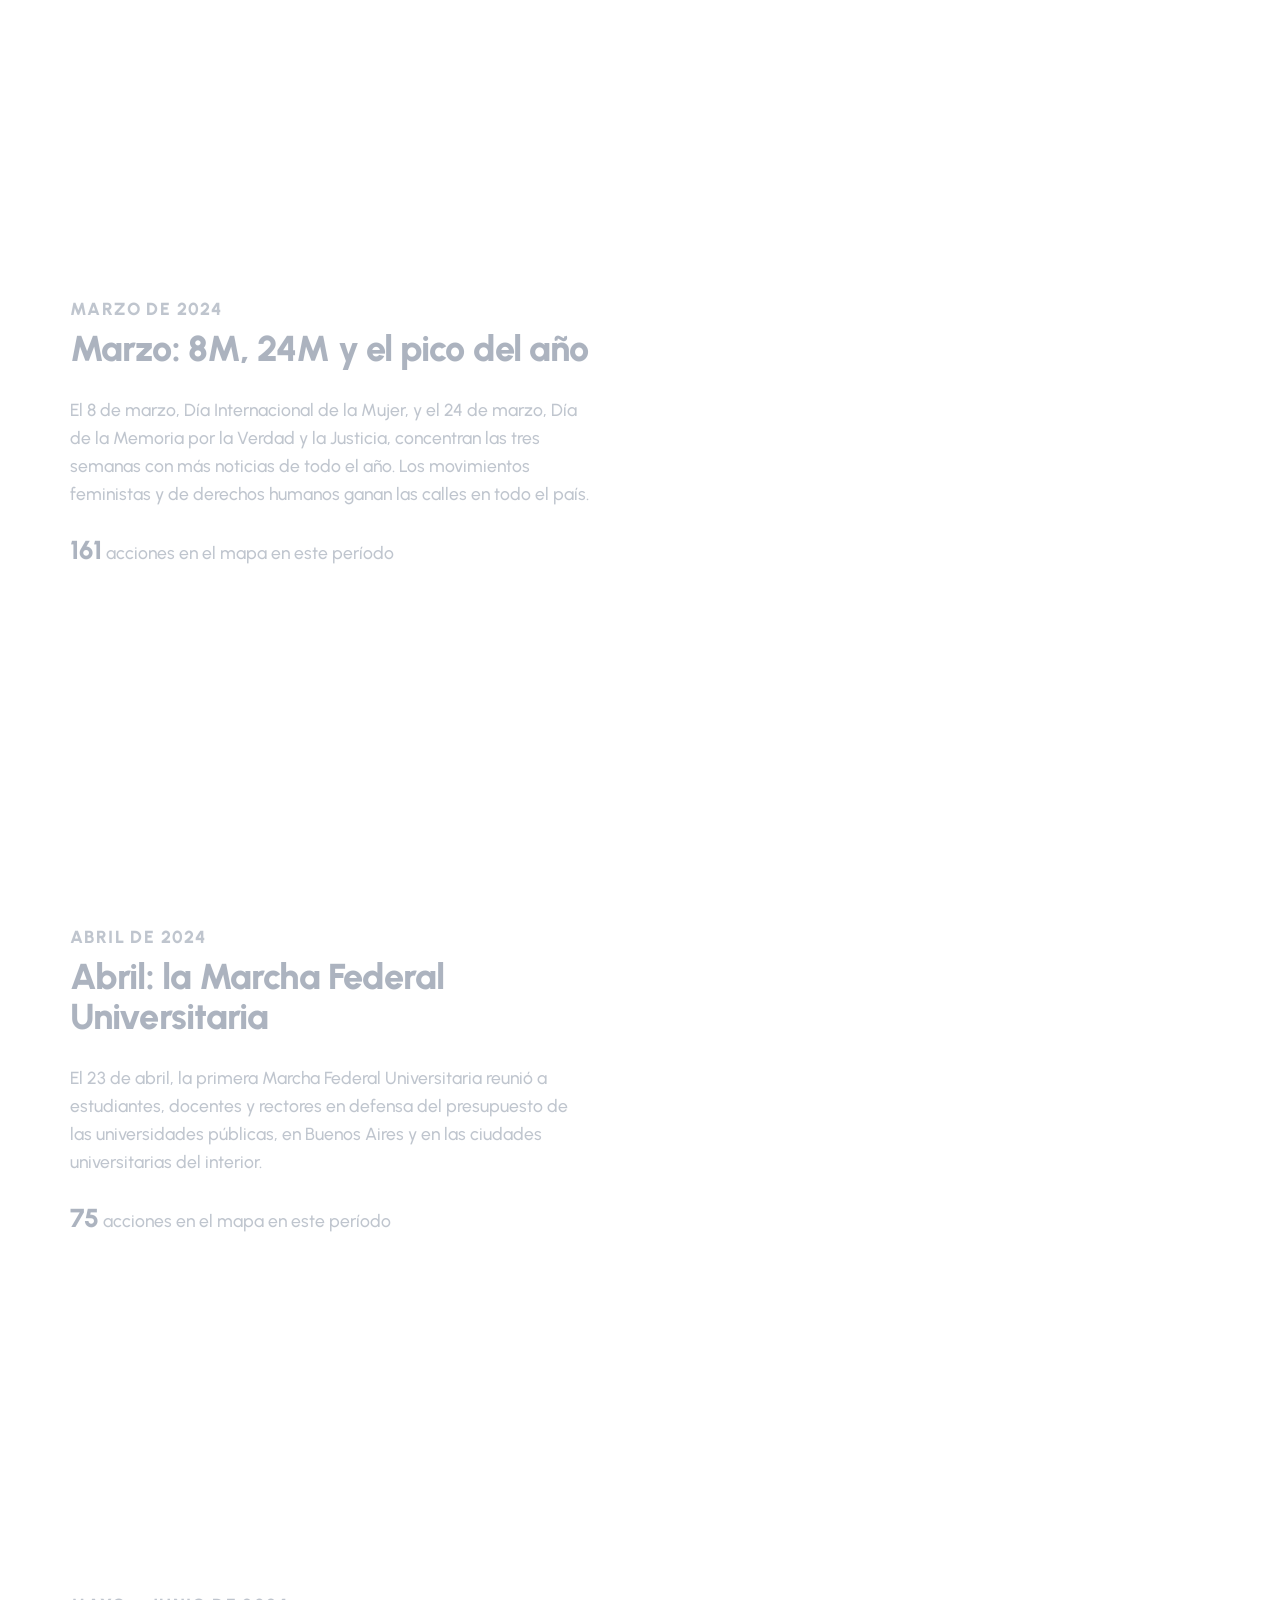
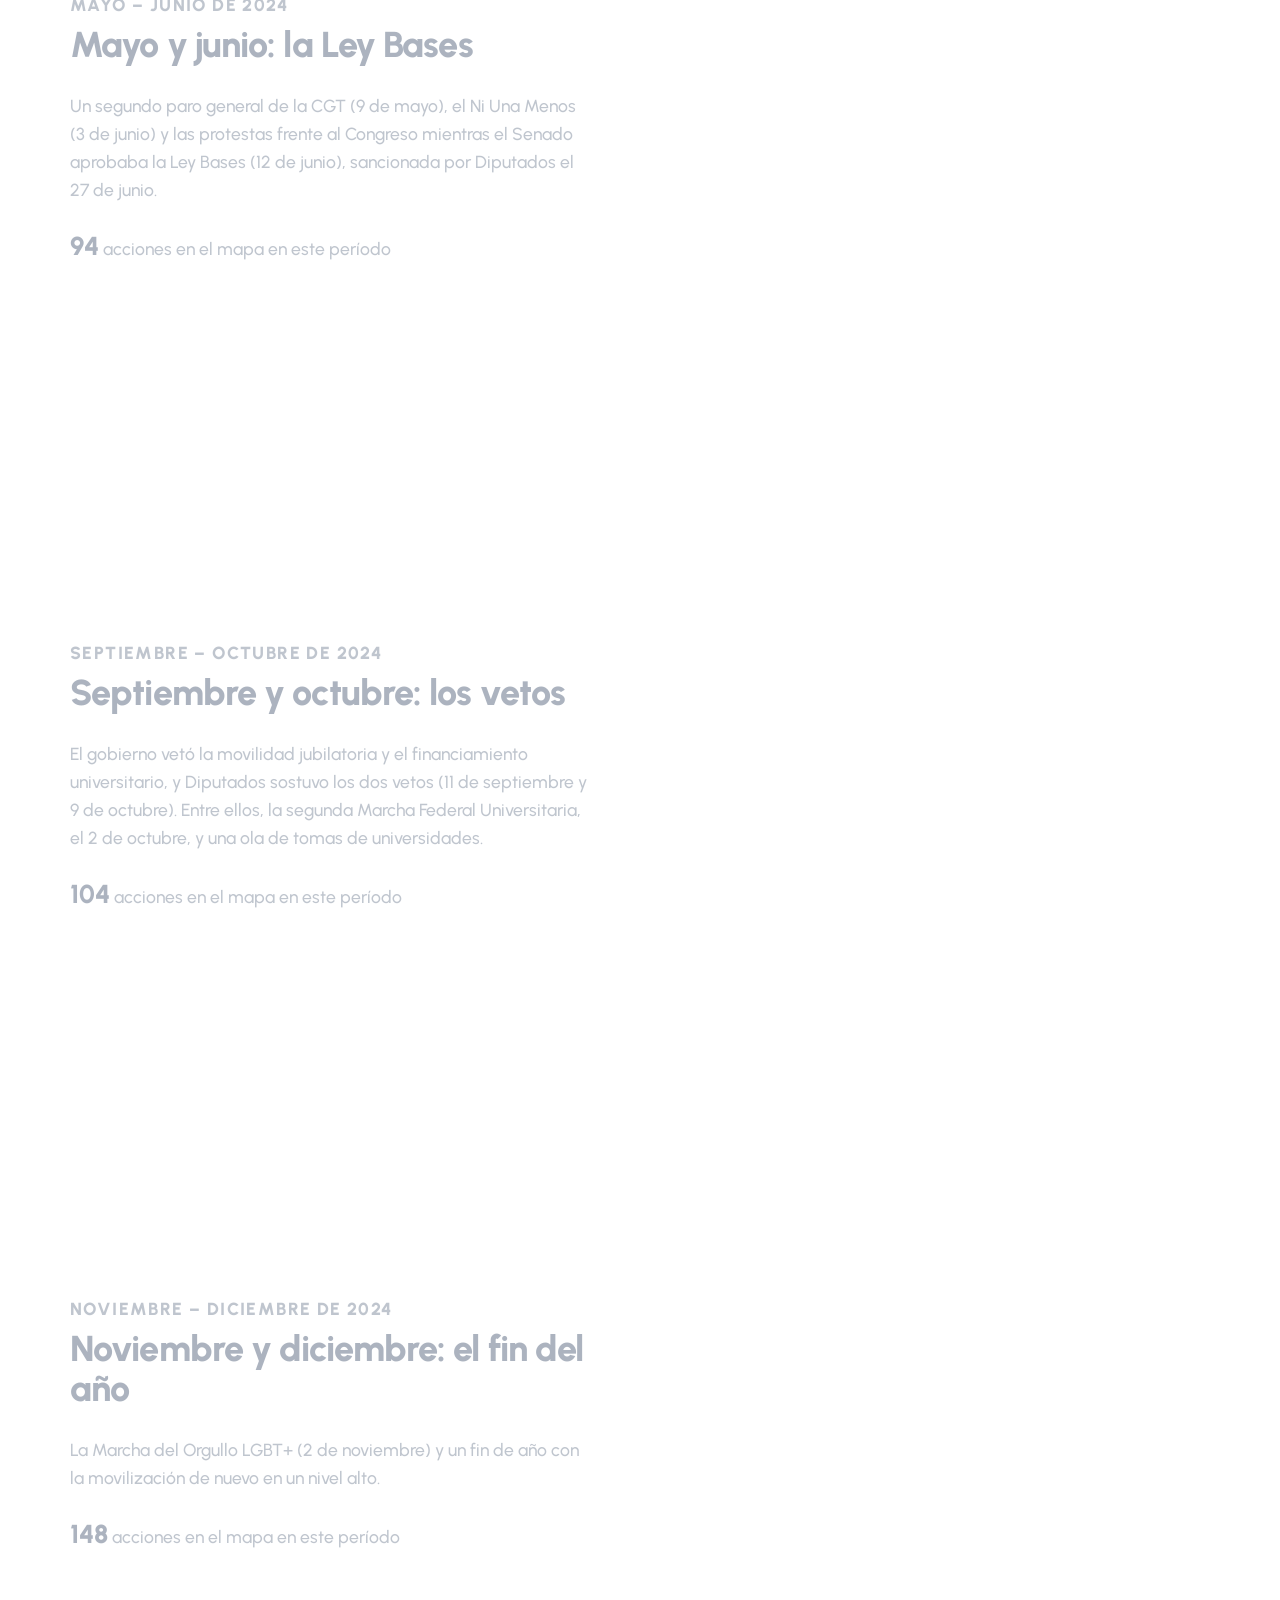
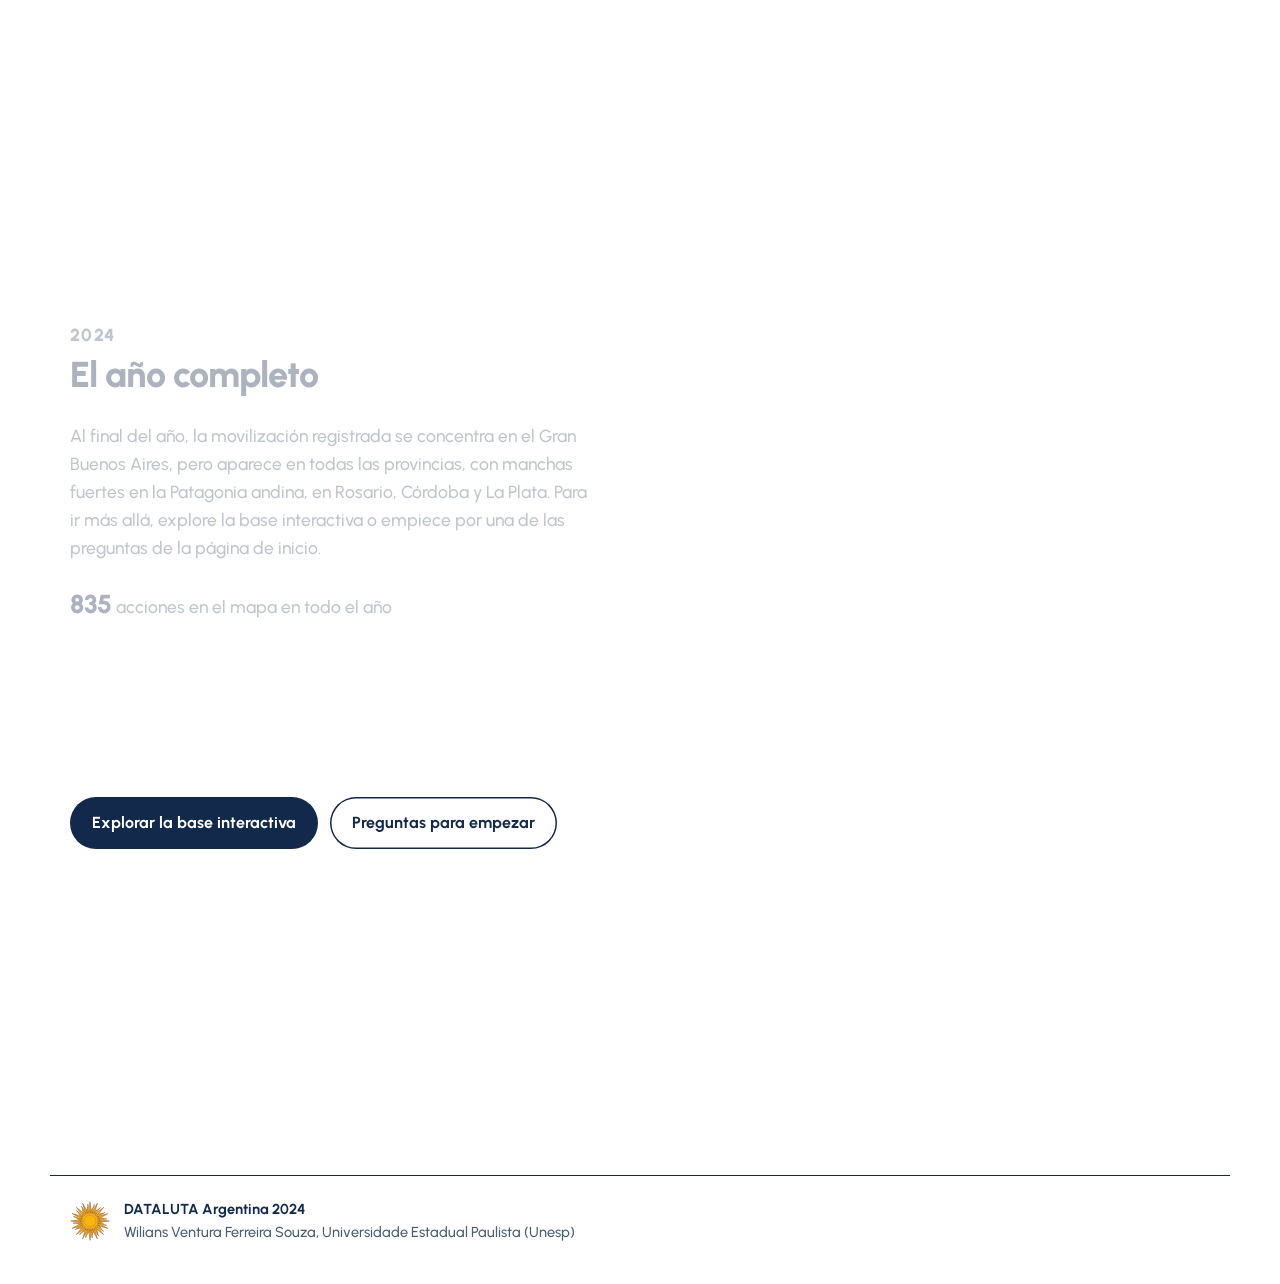
<file: es/historia/index.html>
<!-- GERADO por i18n/ferramenta.js a partir de historia/index.html; não edite -->
<!doctype html>
<html lang="es">
<head>
<meta charset="utf-8">
<meta name="viewport" content="width=device-width, initial-scale=1, viewport-fit=cover">
<title>2024 en acciones · DATALUTA</title>
<meta name="description" content="Una historia guiada de 2024: el año de las acciones colectivas en la Argentina, mes a mes, en el mapa y en el tiempo.">
<link rel="icon" href="data:image/svg+xml,%3Csvg xmlns=%27http://www.w3.org/2000/svg%27 viewBox=%270 0 32 32%27%3E%3Crect width=%2732%27 height=%2732%27 rx=%276%27 fill=%27%2313294b%27/%3E%3Ccircle cx=%2716%27 cy=%2716%27 r=%277%27 fill=%27%23f2a900%27/%3E%3C/svg%3E">
<link rel="preload" href="../../assets/fonts/urbanist-latin-wght-normal.woff2" as="font" type="font/woff2" crossorigin>
<link rel="stylesheet" href="../../assets/css/fontes.css?v=20261030k">
<link rel="stylesheet" href="../../assets/css/inicio.css?v=20261030k">
<link rel="stylesheet" href="../../assets/css/sobre.css?v=20261030k">
<link rel="stylesheet" href="../../assets/css/mapa-entrada.css?v=20261030k">
<link rel="stylesheet" href="../../assets/css/historia.css?v=20261030k">
<script src="../../assets/js/historia.js?v=20261030k" defer></script>
</head>
<body>
<svg width="0" height="0" style="position:absolute" aria-hidden="true"><symbol id="sol" viewBox="-28 -28 56 56"><g fill="#f6b40e" stroke="#85340a" stroke-width=".6" stroke-linejoin="round"><path d="M-1.69 -12.38L0.00 -27.00L1.69 -12.38ZM3.17 -12.09L10.33 -24.94L6.31 -10.79ZM7.56 -9.96L19.09 -19.09L9.96 -7.56ZM10.79 -6.31L24.94 -10.33L12.09 -3.17ZM12.38 -1.69L27.00 0.00L12.38 1.69ZM12.09 3.17L24.94 10.33L10.79 6.31ZM9.96 7.56L19.09 19.09L7.56 9.96ZM6.31 10.79L10.33 24.94L3.17 12.09ZM1.69 12.38L0.00 27.00L-1.69 12.38ZM-3.17 12.09L-10.33 24.94L-6.31 10.79ZM-7.56 9.96L-19.09 19.09L-9.96 7.56ZM-10.79 6.31L-24.94 10.33L-12.09 3.17ZM-12.38 1.69L-27.00 0.00L-12.38 -1.69ZM-12.09 -3.17L-24.94 -10.33L-10.79 -6.31ZM-9.96 -7.56L-19.09 -19.09L-7.56 -9.96ZM-6.31 -10.79L-10.33 -24.94L-3.17 -12.09Z"/><path d="M1.08 -12.45C0.45 -16.99 6.22 -19.01 6.09 -23.22C6.27 -17.94 2.33 -15.83 3.77 -11.92ZM5.76 -11.09C6.92 -15.53 13.02 -15.18 14.51 -19.12C12.66 -14.17 8.21 -13.73 8.04 -9.57ZM9.57 -8.04C12.33 -11.70 17.84 -9.04 20.72 -12.11C17.12 -8.25 12.84 -9.54 11.09 -5.76ZM11.92 -3.77C15.87 -6.09 19.94 -1.53 23.78 -3.26C18.97 -1.07 15.52 -3.90 12.45 -1.08ZM12.45 1.08C16.99 0.45 19.01 6.22 23.22 6.09C17.94 6.27 15.83 2.33 11.92 3.77ZM11.09 5.76C15.53 6.92 15.18 13.02 19.12 14.51C14.17 12.66 13.73 8.21 9.57 8.04ZM8.04 9.57C11.70 12.33 9.04 17.84 12.11 20.72C8.25 17.12 9.54 12.84 5.76 11.09ZM3.77 11.92C6.09 15.87 1.53 19.94 3.26 23.78C1.07 18.97 3.90 15.52 1.08 12.45ZM-1.08 12.45C-0.45 16.99 -6.22 19.01 -6.09 23.22C-6.27 17.94 -2.33 15.83 -3.77 11.92ZM-5.76 11.09C-6.92 15.53 -13.02 15.18 -14.51 19.12C-12.66 14.17 -8.21 13.73 -8.04 9.57ZM-9.57 8.04C-12.33 11.70 -17.84 9.04 -20.72 12.11C-17.12 8.25 -12.84 9.54 -11.09 5.76ZM-11.92 3.77C-15.87 6.09 -19.94 1.53 -23.78 3.26C-18.97 1.07 -15.52 3.90 -12.45 1.08ZM-12.45 -1.08C-16.99 -0.45 -19.01 -6.22 -23.22 -6.09C-17.94 -6.27 -15.83 -2.33 -11.92 -3.77ZM-11.09 -5.76C-15.53 -6.92 -15.18 -13.02 -19.12 -14.51C-14.17 -12.66 -13.73 -8.21 -9.57 -8.04ZM-8.04 -9.57C-11.70 -12.33 -9.04 -17.84 -12.11 -20.72C-8.25 -17.12 -9.54 -12.84 -5.76 -11.09ZM-3.77 -11.92C-6.09 -15.87 -1.53 -19.94 -3.26 -23.78C-1.07 -18.97 -3.90 -15.52 -1.08 -12.45Z"/><circle r="11.5"/></g><circle r="8.4" fill="none" stroke="#85340a" stroke-width=".5" opacity=".55"/></symbol></svg>

<nav class="topo" aria-label="Navegación principal">
  <a class="marca" href="../"><svg viewBox="-28 -28 56 56" aria-hidden="true"><use href="#sol" x="-28" y="-28" width="56" height="56"/></svg><span>Inicio</span></a>
  <div class="links">
    <a href="../base/">Base interactiva</a>
    <a href="../sobre/">Acerca de y metodología</a>
    <a href="../producoes/">Producciones</a>
    <a href="../#contribuir">Contribuir</a>
    <a href="../#dados">Datos abiertos</a>
    <a href="https://github.com/wiliansventura98-collab/site-acoes">GitHub</a>
    <a href="../../historia/" hreflang="pt-BR" lang="pt-BR">Português</a>
  </div>
</nav>

<main class="historia">
  <header class="sobre-cab h-cab">
    <p class="kicker-dl">Banco de Datos de las Luchas por Espacios y Territorios (DATALUTA) - Movimientos Socioespaciales y Socioterritoriales Urbanos Argentinos (2024)</p>
    <h1>2024 en acciones</h1>
    <p class="lede">Una historia guiada del año: los principales momentos de movilización, mes a mes, en el mapa y en el tiempo.</p>
  </header>
  <div class="h-grade">
    <div class="h-passos">
    <section class="h-passo" data-de="1" data-ate="366" data-n="0">
      <p class="h-quando" data-quando></p>
      <h2>Un año de luchas, en el mapa y en el tiempo</h2>
      <p>En 2024, primer año del gobierno de Javier Milei, las noticias codificadas por el DATALUTA registraron acciones colectivas en todas las provincias. Cada punto del mapa es una acción, en el lugar donde ocurrió. Desplácese por la página para recorrer el año.</p>
      <p class="h-conta"><b data-conta></b> <span data-conta-txt></span></p>
    </section>
    <section class="h-passo" data-de="1" data-ate="31" data-n="1">
      <p class="h-quando" data-quando></p>
      <h2>Enero: el primer paro general</h2>
      <p>El 24 de enero, con 45 días de gobierno, la CGT hizo el primer paro general contra el decreto de necesidad y urgencia (DNU) y la Ley Ómnibus. Los movimientos sindicales abren el año.</p>
      <p class="h-conta"><b data-conta></b> <span data-conta-txt></span></p>
    </section>
    <section class="h-passo" data-de="61" data-ate="91" data-n="2">
      <p class="h-quando" data-quando></p>
      <h2>Marzo: 8M, 24M y el pico del año</h2>
      <p>El 8 de marzo, Día Internacional de la Mujer, y el 24 de marzo, Día de la Memoria por la Verdad y la Justicia, concentran las tres semanas con más noticias de todo el año. Los movimientos feministas y de derechos humanos ganan las calles en todo el país.</p>
      <p class="h-conta"><b data-conta></b> <span data-conta-txt></span></p>
    </section>
    <section class="h-passo" data-de="92" data-ate="121" data-n="3">
      <p class="h-quando" data-quando></p>
      <h2>Abril: la Marcha Federal Universitaria</h2>
      <p>El 23 de abril, la primera Marcha Federal Universitaria reunió a estudiantes, docentes y rectores en defensa del presupuesto de las universidades públicas, en Buenos Aires y en las ciudades universitarias del interior.</p>
      <p class="h-conta"><b data-conta></b> <span data-conta-txt></span></p>
    </section>
    <section class="h-passo" data-de="122" data-ate="182" data-n="4">
      <p class="h-quando" data-quando></p>
      <h2>Mayo y junio: la Ley Bases</h2>
      <p>Un segundo paro general de la CGT (9 de mayo), el Ni Una Menos (3 de junio) y las protestas frente al Congreso mientras el Senado aprobaba la Ley Bases (12 de junio), sancionada por Diputados el 27 de junio.</p>
      <p class="h-conta"><b data-conta></b> <span data-conta-txt></span></p>
    </section>
    <section class="h-passo" data-de="245" data-ate="305" data-n="5">
      <p class="h-quando" data-quando></p>
      <h2>Septiembre y octubre: los vetos</h2>
      <p>El gobierno vetó la movilidad jubilatoria y el financiamiento universitario, y Diputados sostuvo los dos vetos (11 de septiembre y 9 de octubre). Entre ellos, la segunda Marcha Federal Universitaria, el 2 de octubre, y una ola de tomas de universidades.</p>
      <p class="h-conta"><b data-conta></b> <span data-conta-txt></span></p>
    </section>
    <section class="h-passo" data-de="306" data-ate="366" data-n="6">
      <p class="h-quando" data-quando></p>
      <h2>Noviembre y diciembre: el fin del año</h2>
      <p>La Marcha del Orgullo LGBT+ (2 de noviembre) y un fin de año con la movilización de nuevo en un nivel alto.</p>
      <p class="h-conta"><b data-conta></b> <span data-conta-txt></span></p>
    </section>
    <section class="h-passo" data-de="1" data-ate="366" data-n="7">
      <p class="h-quando" data-quando></p>
      <h2>El año completo</h2>
      <p>Al final del año, la movilización registrada se concentra en el Gran Buenos Aires, pero aparece en todas las provincias, con manchas fuertes en la Patagonia andina, en Rosario, Córdoba y La Plata. Para ir más allá, explore la base interactiva o empiece por una de las preguntas de la página de inicio.</p>
      <p class="h-conta"><b data-conta></b> <span data-conta-txt></span></p>
    </section>
      <p class="h-fim"><a class="cta" href="../base/">Explorar la base interactiva</a> <a class="cta sec" href="../#tit-perguntas">Preguntas para empezar</a></p>
    </div>
    <figure class="h-figura" id="hFigura" data-entrada="../../dados/entrada.json" data-geo="../../dados/geo.json" aria-live="polite">
      <div class="h-mapa" id="hMapa"></div>
      <div class="h-serie" id="hSerie"></div>
      <figcaption class="h-leg"><span><i class="h-sw h-sw-atual"></i>acciones del período</span><span><i class="h-sw h-sw-antes"></i>antes</span><span class="h-nota">Cada punto es una acción informada (noticia × localidad citada), en la fecha en que comenzó.</span></figcaption>
    </figure>
  </div>
</main>

<footer class="rodape">
  <svg viewBox="-28 -28 56 56" aria-hidden="true"><use href="#sol" x="-28" y="-28" width="56" height="56"/></svg>
  <p><b>DATALUTA Argentina 2024</b><br>Wilians Ventura Ferreira Souza, Universidade Estadual Paulista (Unesp)</p>
</footer>
</body>
</html>
</file>
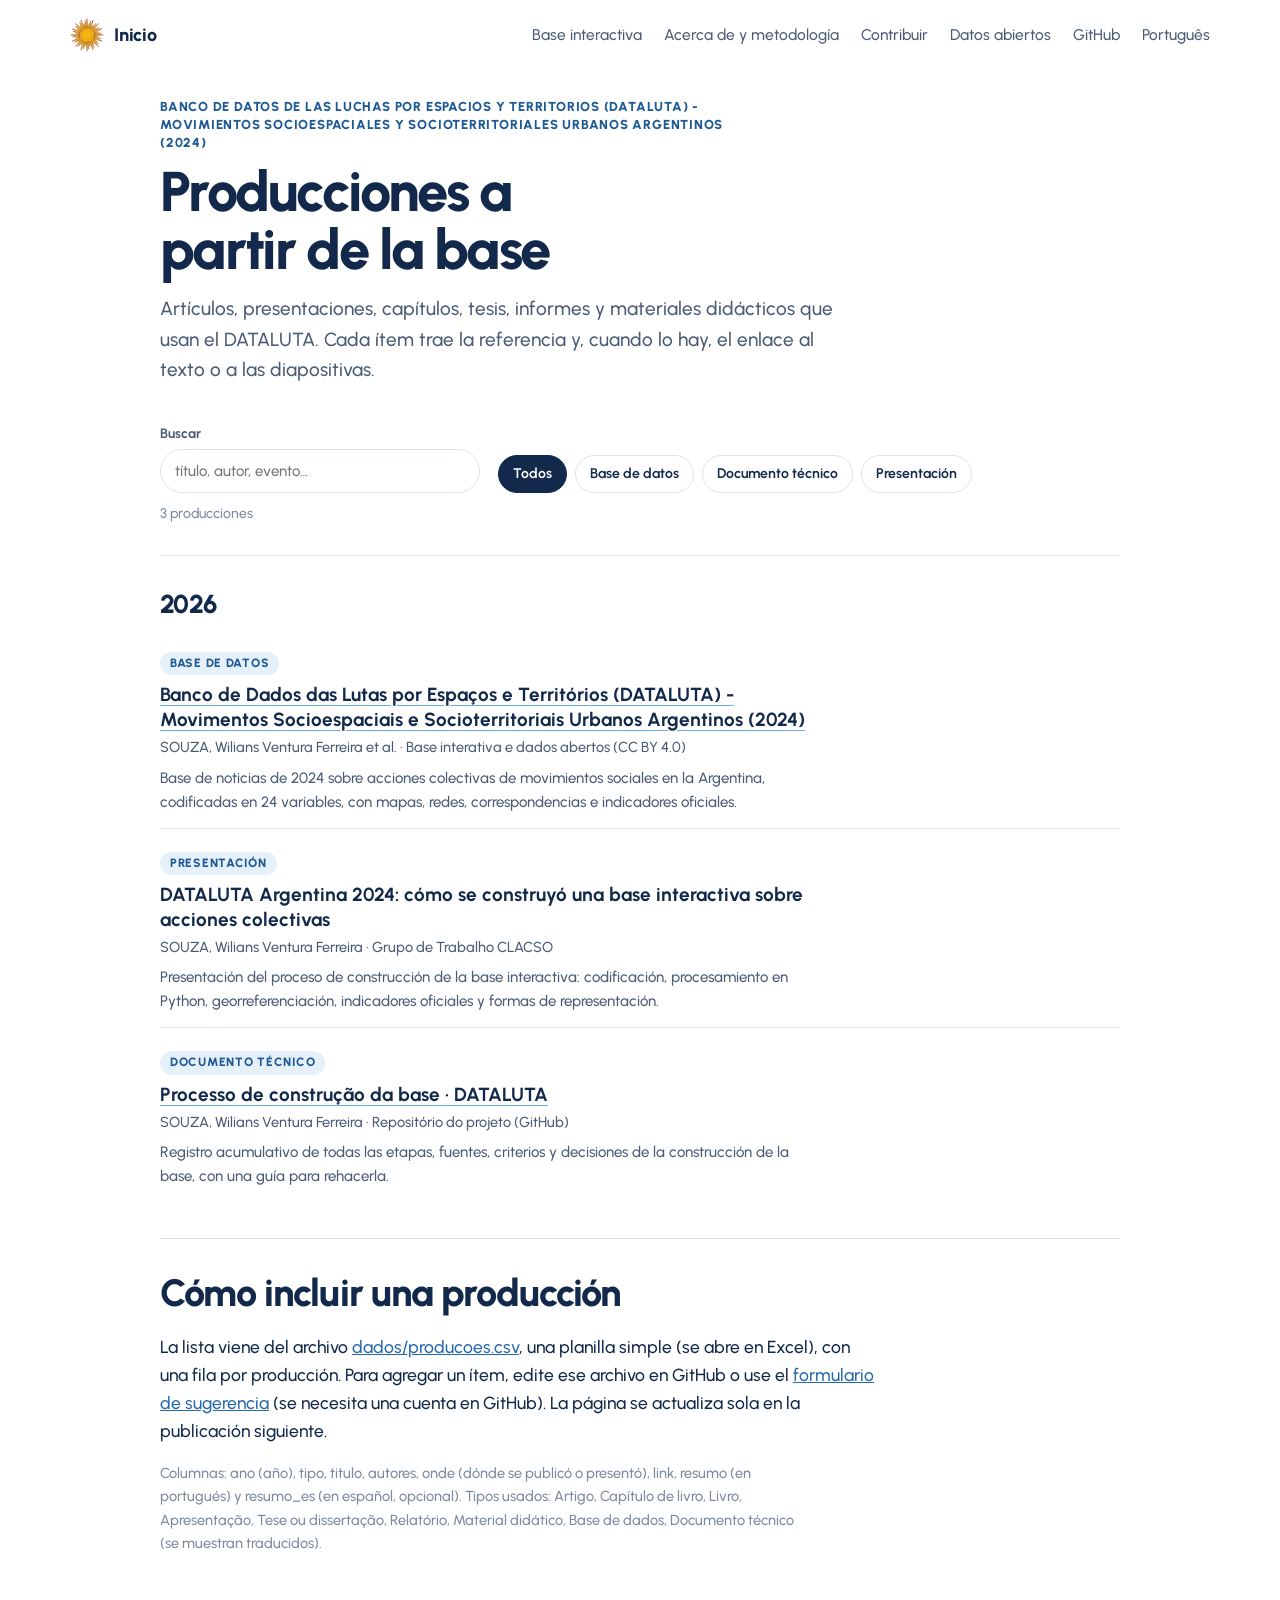
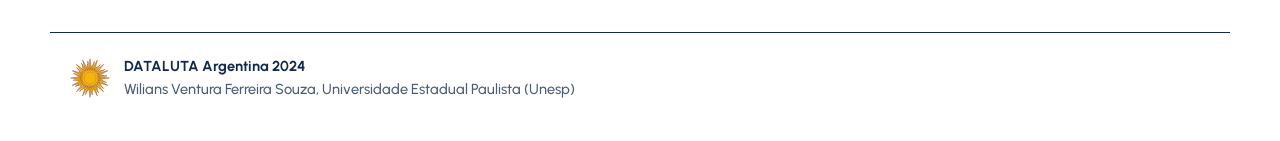
<file: es/producoes/index.html>
<!-- GERADO por i18n/ferramenta.js a partir de producoes/index.html; não edite -->
<!doctype html>
<html lang="es">
<head>
<meta charset="utf-8">
<meta name="viewport" content="width=device-width, initial-scale=1, viewport-fit=cover">
<title>Producciones · DATALUTA</title>
<meta name="description" content="Artículos, presentaciones, capítulos, tesis y otros productos hechos a partir del DATALUTA - Movimientos Socioespaciales y Socioterritoriales Urbanos Argentinos (2024).">
<link rel="icon" href="data:image/svg+xml,%3Csvg xmlns=%27http://www.w3.org/2000/svg%27 viewBox=%270 0 32 32%27%3E%3Crect width=%2732%27 height=%2732%27 rx=%276%27 fill=%27%2313294b%27/%3E%3Ccircle cx=%2716%27 cy=%2716%27 r=%277%27 fill=%27%23f2a900%27/%3E%3C/svg%3E">
<link rel="preload" href="../../assets/fonts/urbanist-latin-wght-normal.woff2" as="font" type="font/woff2" crossorigin>
<link rel="stylesheet" href="../../assets/css/fontes.css?v=20261030k">
<link rel="stylesheet" href="../../assets/css/inicio.css?v=20261030k">
<link rel="stylesheet" href="../../assets/css/sobre.css?v=20261030k">
<link rel="stylesheet" href="../../assets/css/producoes.css?v=20261030k">
<script src="../../assets/js/producoes.js?v=20261030k" defer></script>
</head>
<body>
<svg width="0" height="0" style="position:absolute" aria-hidden="true"><symbol id="sol" viewBox="-28 -28 56 56"><g fill="#f6b40e" stroke="#85340a" stroke-width=".6" stroke-linejoin="round"><path d="M-1.69 -12.38L0.00 -27.00L1.69 -12.38ZM3.17 -12.09L10.33 -24.94L6.31 -10.79ZM7.56 -9.96L19.09 -19.09L9.96 -7.56ZM10.79 -6.31L24.94 -10.33L12.09 -3.17ZM12.38 -1.69L27.00 0.00L12.38 1.69ZM12.09 3.17L24.94 10.33L10.79 6.31ZM9.96 7.56L19.09 19.09L7.56 9.96ZM6.31 10.79L10.33 24.94L3.17 12.09ZM1.69 12.38L0.00 27.00L-1.69 12.38ZM-3.17 12.09L-10.33 24.94L-6.31 10.79ZM-7.56 9.96L-19.09 19.09L-9.96 7.56ZM-10.79 6.31L-24.94 10.33L-12.09 3.17ZM-12.38 1.69L-27.00 0.00L-12.38 -1.69ZM-12.09 -3.17L-24.94 -10.33L-10.79 -6.31ZM-9.96 -7.56L-19.09 -19.09L-7.56 -9.96ZM-6.31 -10.79L-10.33 -24.94L-3.17 -12.09Z"/><path d="M1.08 -12.45C0.45 -16.99 6.22 -19.01 6.09 -23.22C6.27 -17.94 2.33 -15.83 3.77 -11.92ZM5.76 -11.09C6.92 -15.53 13.02 -15.18 14.51 -19.12C12.66 -14.17 8.21 -13.73 8.04 -9.57ZM9.57 -8.04C12.33 -11.70 17.84 -9.04 20.72 -12.11C17.12 -8.25 12.84 -9.54 11.09 -5.76ZM11.92 -3.77C15.87 -6.09 19.94 -1.53 23.78 -3.26C18.97 -1.07 15.52 -3.90 12.45 -1.08ZM12.45 1.08C16.99 0.45 19.01 6.22 23.22 6.09C17.94 6.27 15.83 2.33 11.92 3.77ZM11.09 5.76C15.53 6.92 15.18 13.02 19.12 14.51C14.17 12.66 13.73 8.21 9.57 8.04ZM8.04 9.57C11.70 12.33 9.04 17.84 12.11 20.72C8.25 17.12 9.54 12.84 5.76 11.09ZM3.77 11.92C6.09 15.87 1.53 19.94 3.26 23.78C1.07 18.97 3.90 15.52 1.08 12.45ZM-1.08 12.45C-0.45 16.99 -6.22 19.01 -6.09 23.22C-6.27 17.94 -2.33 15.83 -3.77 11.92ZM-5.76 11.09C-6.92 15.53 -13.02 15.18 -14.51 19.12C-12.66 14.17 -8.21 13.73 -8.04 9.57ZM-9.57 8.04C-12.33 11.70 -17.84 9.04 -20.72 12.11C-17.12 8.25 -12.84 9.54 -11.09 5.76ZM-11.92 3.77C-15.87 6.09 -19.94 1.53 -23.78 3.26C-18.97 1.07 -15.52 3.90 -12.45 1.08ZM-12.45 -1.08C-16.99 -0.45 -19.01 -6.22 -23.22 -6.09C-17.94 -6.27 -15.83 -2.33 -11.92 -3.77ZM-11.09 -5.76C-15.53 -6.92 -15.18 -13.02 -19.12 -14.51C-14.17 -12.66 -13.73 -8.21 -9.57 -8.04ZM-8.04 -9.57C-11.70 -12.33 -9.04 -17.84 -12.11 -20.72C-8.25 -17.12 -9.54 -12.84 -5.76 -11.09ZM-3.77 -11.92C-6.09 -15.87 -1.53 -19.94 -3.26 -23.78C-1.07 -18.97 -3.90 -15.52 -1.08 -12.45Z"/><circle r="11.5"/></g><circle r="8.4" fill="none" stroke="#85340a" stroke-width=".5" opacity=".55"/></symbol></svg>

<nav class="topo" aria-label="Navegación principal">
  <a class="marca" href="../"><svg viewBox="-28 -28 56 56" aria-hidden="true"><use href="#sol" x="-28" y="-28" width="56" height="56"/></svg><span>Inicio</span></a>
  <div class="links">
    <a href="../base/">Base interactiva</a>
    <a href="../sobre/">Acerca de y metodología</a>
    <a href="../#contribuir">Contribuir</a>
    <a href="../#dados">Datos abiertos</a>
    <a href="https://github.com/wiliansventura98-collab/site-acoes">GitHub</a>
    <a href="../../producoes/" hreflang="pt-BR" lang="pt-BR">Português</a>
  </div>
</nav>

<main class="sobre producoes">
  <header class="sobre-cab">
    <p class="kicker-dl">Banco de Datos de las Luchas por Espacios y Territorios (DATALUTA) - Movimientos Socioespaciales y Socioterritoriales Urbanos Argentinos (2024)</p>
    <h1>Producciones a partir de la base</h1>
    <p class="lede">Artículos, presentaciones, capítulos, tesis, informes y materiales didácticos que usan el DATALUTA. Cada ítem trae la referencia y, cuando lo hay, el enlace al texto o a las diapositivas.</p>
  </header>

  <div class="prod-filtros" role="group" aria-label="Filtrar producciones">
    <label class="prod-busca">Buscar<input type="search" id="prodBusca" placeholder="título, autor, evento…" autocomplete="off"></label>
    <div class="prod-tipos" id="prodTipos"></div>
  </div>
  <p class="prod-conta" id="prodConta" aria-live="polite">Carregando…</p>
  <div id="prodLista" class="prod-lista" data-fonte="../../dados/producoes.csv"></div>

  <section id="incluir">
    <h2>Cómo incluir una producción</h2>
    <p>La lista viene del archivo <a href="https://github.com/wiliansventura98-collab/site-acoes/blob/main/dados/producoes.csv">dados/producoes.csv</a>, una planilla simple (se abre en Excel), con una fila por producción. Para agregar un ítem, edite ese archivo en GitHub o use el <a href="https://github.com/wiliansventura98-collab/site-acoes/issues/new?template=producao.yml">formulario de sugerencia</a> (se necesita una cuenta en GitHub). La página se actualiza sola en la publicación siguiente.</p>
    <p class="nota">Columnas: ano (año), tipo, titulo, autores, onde (dónde se publicó o presentó), link, resumo (en portugués) y resumo_es (en español, opcional). Tipos usados: Artigo, Capítulo de livro, Livro, Apresentação, Tese ou dissertação, Relatório, Material didático, Base de dados, Documento técnico (se muestran traducidos).</p>
  </section>
</main>

<footer class="rodape">
  <svg viewBox="-28 -28 56 56" aria-hidden="true"><use href="#sol" x="-28" y="-28" width="56" height="56"/></svg>
  <p><b>DATALUTA Argentina 2024</b><br>Wilians Ventura Ferreira Souza, Universidade Estadual Paulista (Unesp)</p>
</footer>
</body>
</html>
</file>
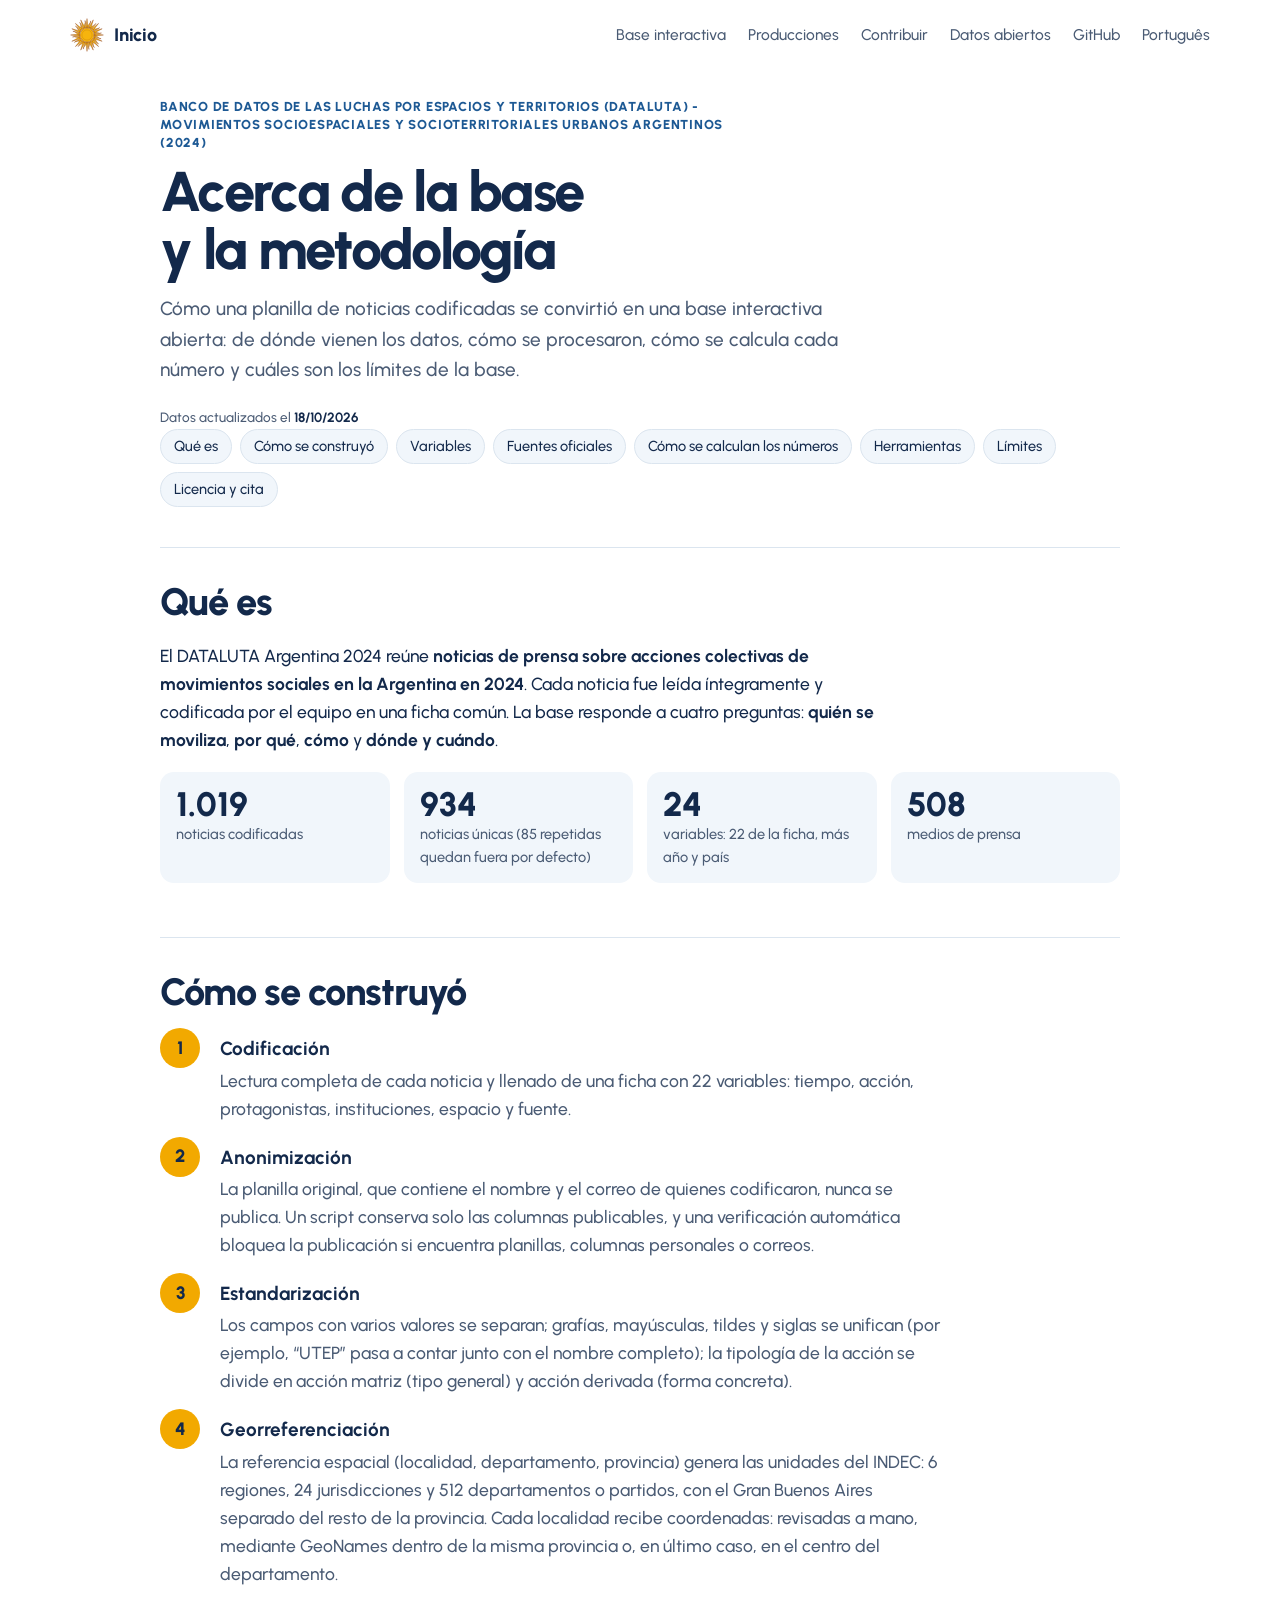
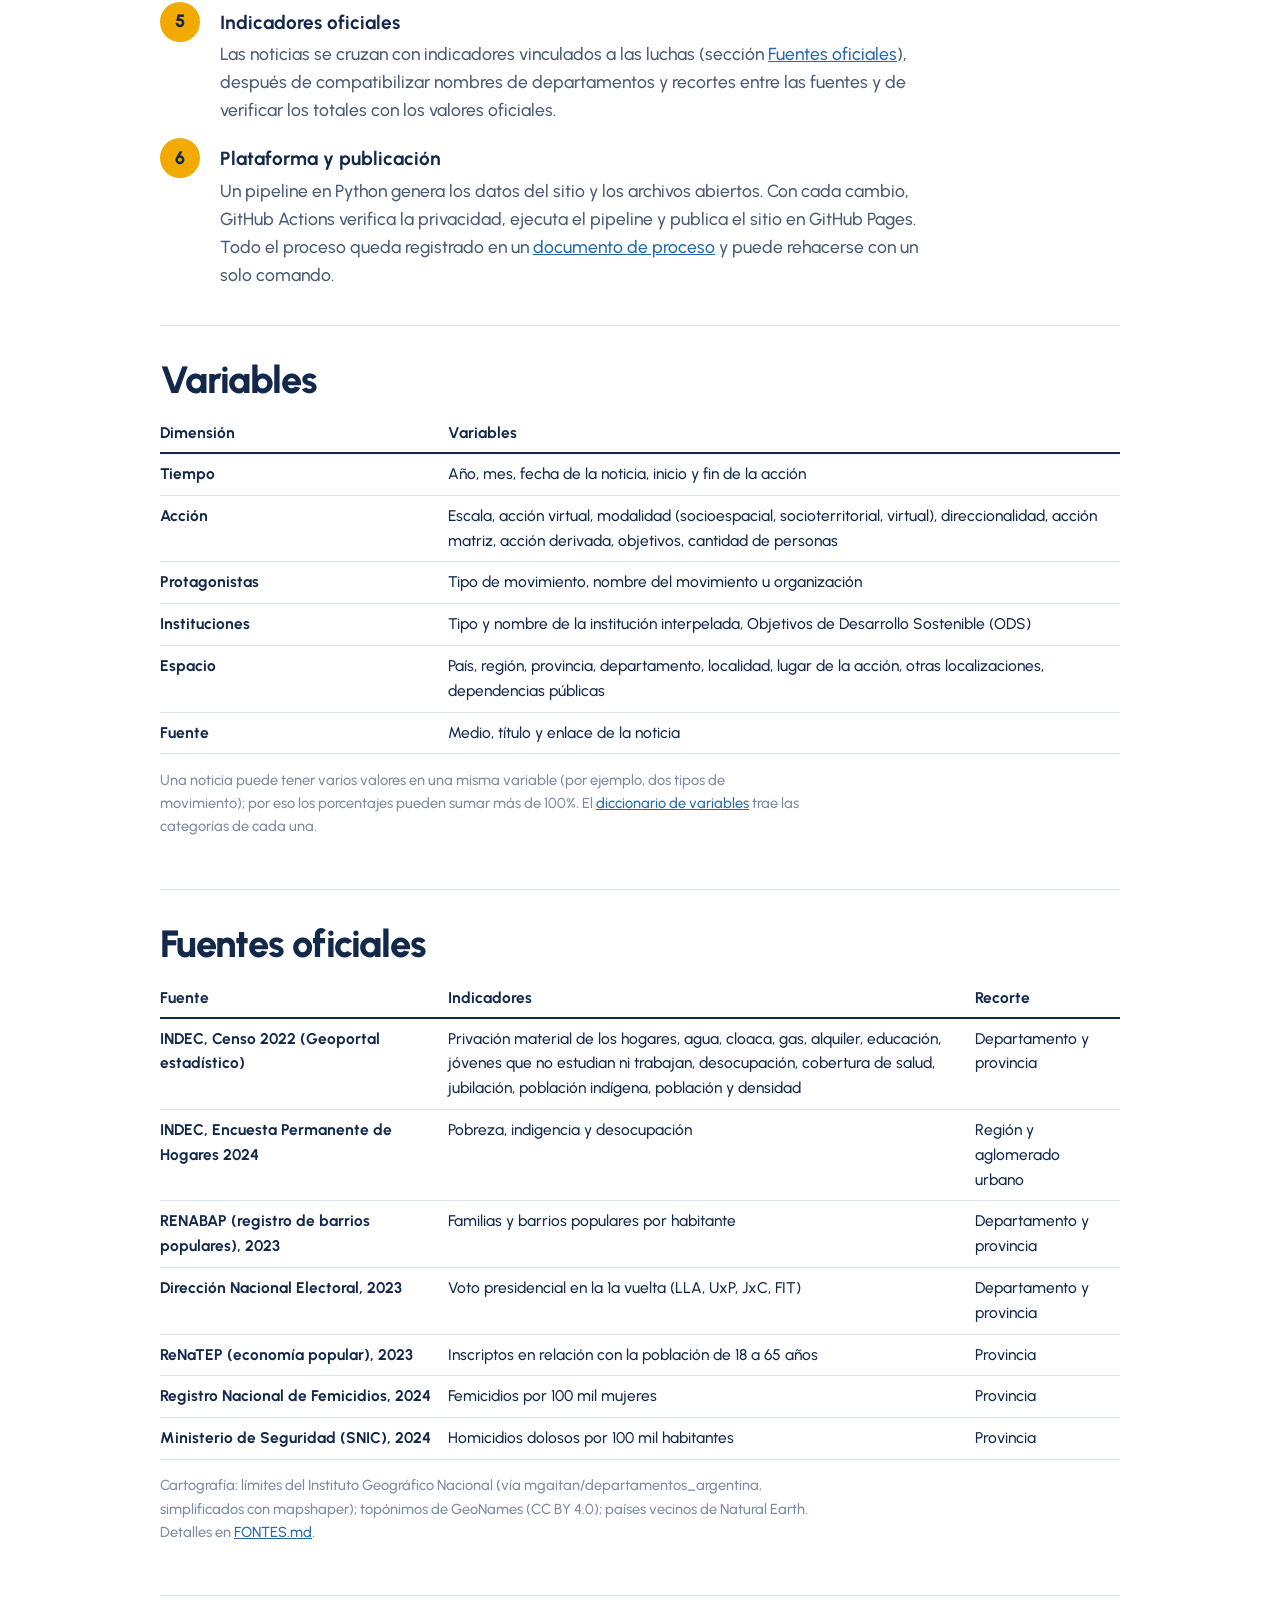
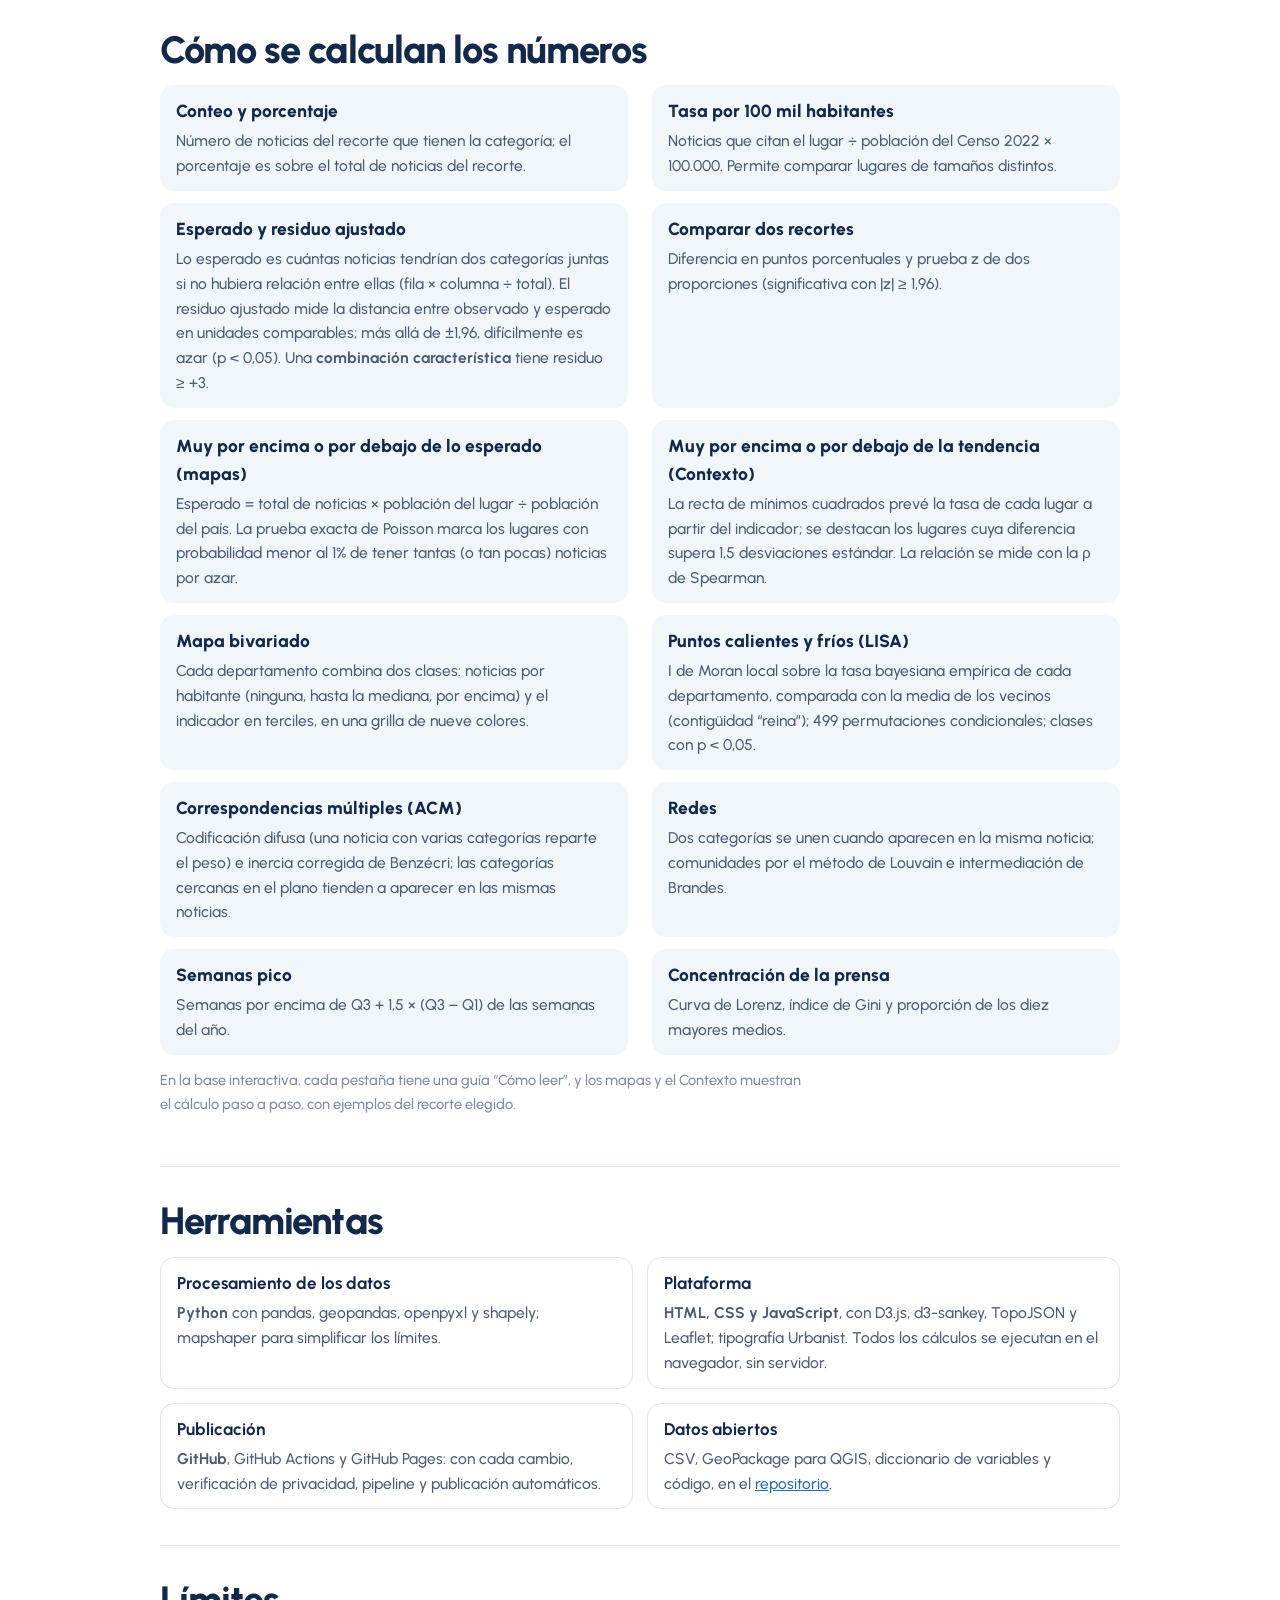
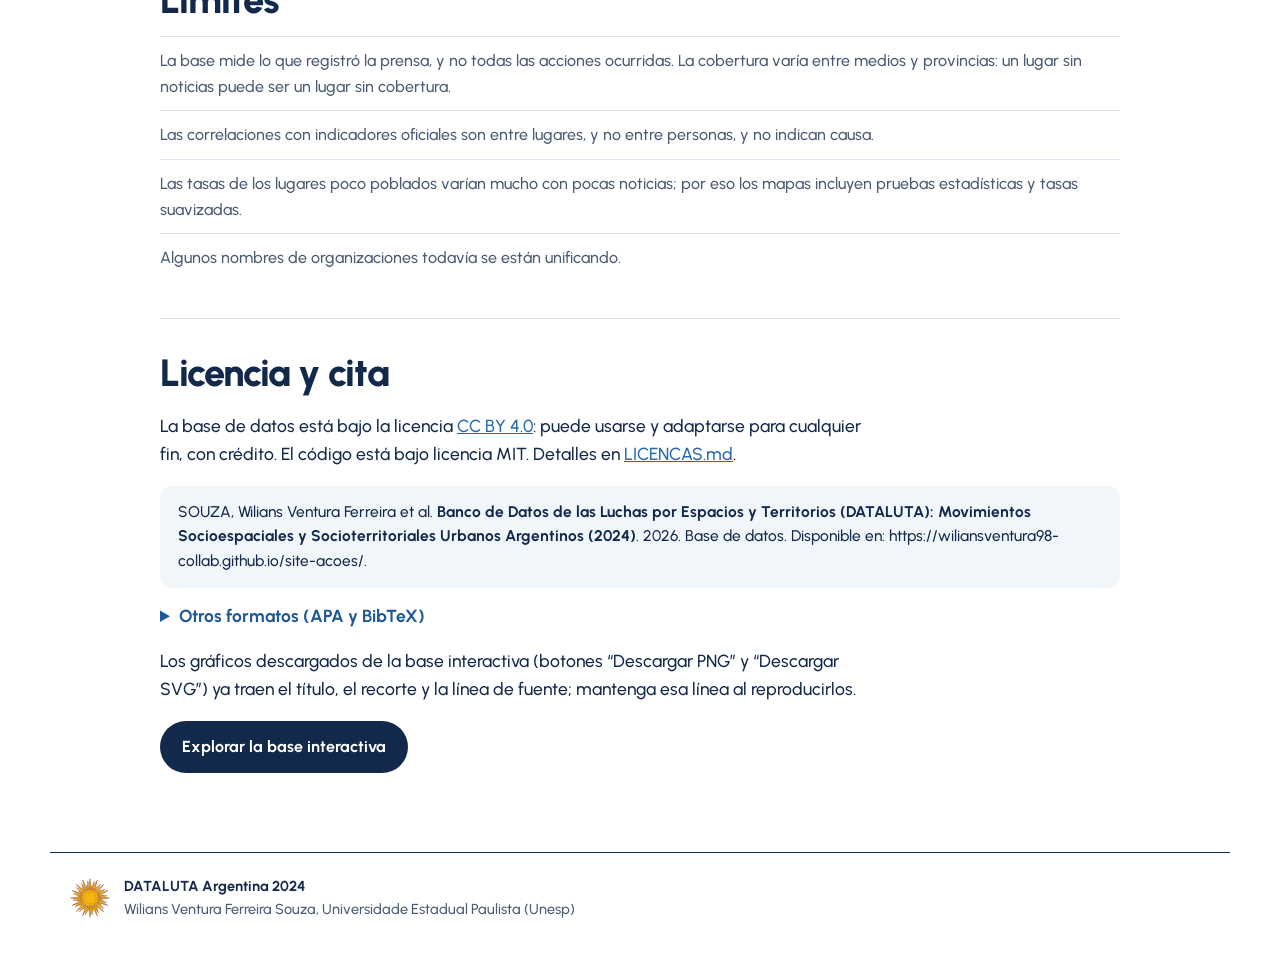
<file: es/sobre/index.html>
<!-- GERADO por i18n/ferramenta.js a partir de sobre/index.html; não edite -->
<!doctype html>
<html lang="es">
<head>
<meta charset="utf-8">
<meta name="viewport" content="width=device-width, initial-scale=1, viewport-fit=cover">
<title>Acerca de y metodología · DATALUTA Argentina 2024</title>
<meta name="description" content="Cómo se construyó la base DATALUTA Argentina 2024: codificación, procesamiento, georreferenciación, indicadores oficiales, medidas estadísticas, herramientas, límites, licencia y cita.">
<link rel="icon" href="data:image/svg+xml,%3Csvg xmlns=%27http://www.w3.org/2000/svg%27 viewBox=%270 0 32 32%27%3E%3Crect width=%2732%27 height=%2732%27 rx=%276%27 fill=%27%2313294b%27/%3E%3Ccircle cx=%2716%27 cy=%2716%27 r=%277%27 fill=%27%23f2a900%27/%3E%3C/svg%3E">
<link rel="preload" href="../../assets/fonts/urbanist-latin-wght-normal.woff2" as="font" type="font/woff2" crossorigin>
<link rel="stylesheet" href="../../assets/css/fontes.css?v=20261030k">
<link rel="stylesheet" href="../../assets/css/inicio.css?v=20261030k">
<link rel="stylesheet" href="../../assets/css/sobre.css?v=20261030k">
<script src="../../assets/js/atualizado.js?v=20261030k" defer></script>
</head>
<body>
<svg width="0" height="0" style="position:absolute" aria-hidden="true"><symbol id="sol" viewBox="-28 -28 56 56"><g fill="#f6b40e" stroke="#85340a" stroke-width=".6" stroke-linejoin="round"><path d="M-1.69 -12.38L0.00 -27.00L1.69 -12.38ZM3.17 -12.09L10.33 -24.94L6.31 -10.79ZM7.56 -9.96L19.09 -19.09L9.96 -7.56ZM10.79 -6.31L24.94 -10.33L12.09 -3.17ZM12.38 -1.69L27.00 0.00L12.38 1.69ZM12.09 3.17L24.94 10.33L10.79 6.31ZM9.96 7.56L19.09 19.09L7.56 9.96ZM6.31 10.79L10.33 24.94L3.17 12.09ZM1.69 12.38L0.00 27.00L-1.69 12.38ZM-3.17 12.09L-10.33 24.94L-6.31 10.79ZM-7.56 9.96L-19.09 19.09L-9.96 7.56ZM-10.79 6.31L-24.94 10.33L-12.09 3.17ZM-12.38 1.69L-27.00 0.00L-12.38 -1.69ZM-12.09 -3.17L-24.94 -10.33L-10.79 -6.31ZM-9.96 -7.56L-19.09 -19.09L-7.56 -9.96ZM-6.31 -10.79L-10.33 -24.94L-3.17 -12.09Z"/><path d="M1.08 -12.45C0.45 -16.99 6.22 -19.01 6.09 -23.22C6.27 -17.94 2.33 -15.83 3.77 -11.92ZM5.76 -11.09C6.92 -15.53 13.02 -15.18 14.51 -19.12C12.66 -14.17 8.21 -13.73 8.04 -9.57ZM9.57 -8.04C12.33 -11.70 17.84 -9.04 20.72 -12.11C17.12 -8.25 12.84 -9.54 11.09 -5.76ZM11.92 -3.77C15.87 -6.09 19.94 -1.53 23.78 -3.26C18.97 -1.07 15.52 -3.90 12.45 -1.08ZM12.45 1.08C16.99 0.45 19.01 6.22 23.22 6.09C17.94 6.27 15.83 2.33 11.92 3.77ZM11.09 5.76C15.53 6.92 15.18 13.02 19.12 14.51C14.17 12.66 13.73 8.21 9.57 8.04ZM8.04 9.57C11.70 12.33 9.04 17.84 12.11 20.72C8.25 17.12 9.54 12.84 5.76 11.09ZM3.77 11.92C6.09 15.87 1.53 19.94 3.26 23.78C1.07 18.97 3.90 15.52 1.08 12.45ZM-1.08 12.45C-0.45 16.99 -6.22 19.01 -6.09 23.22C-6.27 17.94 -2.33 15.83 -3.77 11.92ZM-5.76 11.09C-6.92 15.53 -13.02 15.18 -14.51 19.12C-12.66 14.17 -8.21 13.73 -8.04 9.57ZM-9.57 8.04C-12.33 11.70 -17.84 9.04 -20.72 12.11C-17.12 8.25 -12.84 9.54 -11.09 5.76ZM-11.92 3.77C-15.87 6.09 -19.94 1.53 -23.78 3.26C-18.97 1.07 -15.52 3.90 -12.45 1.08ZM-12.45 -1.08C-16.99 -0.45 -19.01 -6.22 -23.22 -6.09C-17.94 -6.27 -15.83 -2.33 -11.92 -3.77ZM-11.09 -5.76C-15.53 -6.92 -15.18 -13.02 -19.12 -14.51C-14.17 -12.66 -13.73 -8.21 -9.57 -8.04ZM-8.04 -9.57C-11.70 -12.33 -9.04 -17.84 -12.11 -20.72C-8.25 -17.12 -9.54 -12.84 -5.76 -11.09ZM-3.77 -11.92C-6.09 -15.87 -1.53 -19.94 -3.26 -23.78C-1.07 -18.97 -3.90 -15.52 -1.08 -12.45Z"/><circle r="11.5"/></g><circle r="8.4" fill="none" stroke="#85340a" stroke-width=".5" opacity=".55"/></symbol></svg>

<nav class="topo" aria-label="Navegación principal">
  <a class="marca" href="../"><svg viewBox="-28 -28 56 56" aria-hidden="true"><use href="#sol" x="-28" y="-28" width="56" height="56"/></svg><span>Inicio</span></a>
  <div class="links">
    <a href="../base/">Base interactiva</a>
    <a href="../producoes/">Producciones</a>
    <a href="../#contribuir">Contribuir</a>
    <a href="../#dados">Datos abiertos</a>
    <a href="https://github.com/wiliansventura98-collab/site-acoes">GitHub</a>
    <a href="../../sobre/" hreflang="pt-BR" lang="pt-BR">Português</a>
  </div>
</nav>

<main class="sobre">
  <header class="sobre-cab">
    <p class="kicker-dl">Banco de Datos de las Luchas por Espacios y Territorios (DATALUTA) - Movimientos Socioespaciales y Socioterritoriales Urbanos Argentinos (2024)</p>
    <h1>Acerca de la base y la metodología</h1>
    <p class="lede">Cómo una planilla de noticias codificadas se convirtió en una base interactiva abierta: de dónde vienen los datos, cómo se procesaron, cómo se calcula cada número y cuáles son los límites de la base.</p>
    <p class="atualizado" data-atualizado data-resumo="../../dados/resumo.json" hidden></p>
    <nav class="indice" aria-label="En esta página">
      <a href="#o-que-e">Qué es</a><a href="#construcao">Cómo se construyó</a><a href="#variaveis">Variables</a><a href="#fontes">Fuentes oficiales</a><a href="#medidas">Cómo se calculan los números</a><a href="#ferramentas">Herramientas</a><a href="#limites">Límites</a><a href="#citar">Licencia y cita</a>
    </nav>
  </header>

  <section id="o-que-e">
    <h2>Qué es</h2>
    <p>El DATALUTA Argentina 2024 reúne <b>noticias de prensa sobre acciones colectivas de movimientos sociales en la Argentina en 2024</b>. Cada noticia fue leída íntegramente y codificada por el equipo en una ficha común. La base responde a cuatro preguntas: <b>quién se moviliza</b>, <b>por qué</b>, <b>cómo</b> y <b>dónde y cuándo</b>.</p>
    <div class="cartoes">
      <div><b>1.019</b><span>noticias codificadas</span></div>
      <div><b>934</b><span>noticias únicas (85 repetidas quedan fuera por defecto)</span></div>
      <div><b>24</b><span>variables: 22 de la ficha, más año y país</span></div>
      <div><b>508</b><span>medios de prensa</span></div>
    </div>
  </section>

  <section id="construcao">
    <h2>Cómo se construyó</h2>
    <ol class="passos">
      <li><h3>Codificación</h3><p>Lectura completa de cada noticia y llenado de una ficha con 22 variables: tiempo, acción, protagonistas, instituciones, espacio y fuente.</p></li>
      <li><h3>Anonimización</h3><p>La planilla original, que contiene el nombre y el correo de quienes codificaron, nunca se publica. Un script conserva solo las columnas publicables, y una verificación automática bloquea la publicación si encuentra planillas, columnas personales o correos.</p></li>
      <li><h3>Estandarización</h3><p>Los campos con varios valores se separan; grafías, mayúsculas, tildes y siglas se unifican (por ejemplo, “UTEP” pasa a contar junto con el nombre completo); la tipología de la acción se divide en acción matriz (tipo general) y acción derivada (forma concreta).</p></li>
      <li><h3>Georreferenciación</h3><p>La referencia espacial (localidad, departamento, provincia) genera las unidades del INDEC: 6 regiones, 24 jurisdicciones y 512 departamentos o partidos, con el Gran Buenos Aires separado del resto de la provincia. Cada localidad recibe coordenadas: revisadas a mano, mediante GeoNames dentro de la misma provincia o, en último caso, en el centro del departamento.</p></li>
      <li><h3>Indicadores oficiales</h3><p>Las noticias se cruzan con indicadores vinculados a las luchas (sección <a href="#fontes">Fuentes oficiales</a>), después de compatibilizar nombres de departamentos y recortes entre las fuentes y de verificar los totales con los valores oficiales.</p></li>
      <li><h3>Plataforma y publicación</h3><p>Un pipeline en Python genera los datos del sitio y los archivos abiertos. Con cada cambio, GitHub Actions verifica la privacidad, ejecuta el pipeline y publica el sitio en GitHub Pages. Todo el proceso queda registrado en un <a href="https://github.com/wiliansventura98-collab/site-acoes/blob/main/PROCESSO.md">documento de proceso</a> y puede rehacerse con un solo comando.</p></li>
    </ol>
  </section>

  <section id="variaveis">
    <h2>Variables</h2>
    <table class="tab">
      <thead><tr><th>Dimensión</th><th>Variables</th></tr></thead>
      <tbody>
        <tr><td>Tiempo</td><td>Año, mes, fecha de la noticia, inicio y fin de la acción</td></tr>
        <tr><td>Acción</td><td>Escala, acción virtual, modalidad (socioespacial, socioterritorial, virtual), direccionalidad, acción matriz, acción derivada, objetivos, cantidad de personas</td></tr>
        <tr><td>Protagonistas</td><td>Tipo de movimiento, nombre del movimiento u organización</td></tr>
        <tr><td>Instituciones</td><td>Tipo y nombre de la institución interpelada, Objetivos de Desarrollo Sostenible (ODS)</td></tr>
        <tr><td>Espacio</td><td>País, región, provincia, departamento, localidad, lugar de la acción, otras localizaciones, dependencias públicas</td></tr>
        <tr><td>Fuente</td><td>Medio, título y enlace de la noticia</td></tr>
      </tbody>
    </table>
    <p class="nota">Una noticia puede tener varios valores en una misma variable (por ejemplo, dos tipos de movimiento); por eso los porcentajes pueden sumar más de 100%. El <a href="https://github.com/wiliansventura98-collab/site-acoes/blob/main/dados/dicionario.md">diccionario de variables</a> trae las categorías de cada una.</p>
  </section>

  <section id="fontes">
    <h2>Fuentes oficiales</h2>
    <table class="tab">
      <thead><tr><th>Fuente</th><th>Indicadores</th><th>Recorte</th></tr></thead>
      <tbody>
        <tr><td>INDEC, Censo 2022 (Geoportal estadístico)</td><td>Privación material de los hogares, agua, cloaca, gas, alquiler, educación, jóvenes que no estudian ni trabajan, desocupación, cobertura de salud, jubilación, población indígena, población y densidad</td><td>Departamento y provincia</td></tr>
        <tr><td>INDEC, Encuesta Permanente de Hogares 2024</td><td>Pobreza, indigencia y desocupación</td><td>Región y aglomerado urbano</td></tr>
        <tr><td>RENABAP (registro de barrios populares), 2023</td><td>Familias y barrios populares por habitante</td><td>Departamento y provincia</td></tr>
        <tr><td>Dirección Nacional Electoral, 2023</td><td>Voto presidencial en la 1ª vuelta (LLA, UxP, JxC, FIT)</td><td>Departamento y provincia</td></tr>
        <tr><td>ReNaTEP (economía popular), 2023</td><td>Inscriptos en relación con la población de 18 a 65 años</td><td>Provincia</td></tr>
        <tr><td>Registro Nacional de Femicidios, 2024</td><td>Femicidios por 100 mil mujeres</td><td>Provincia</td></tr>
        <tr><td>Ministerio de Seguridad (SNIC), 2024</td><td>Homicidios dolosos por 100 mil habitantes</td><td>Provincia</td></tr>
      </tbody>
    </table>
    <p class="nota">Cartografía: límites del Instituto Geográfico Nacional (vía mgaitan/departamentos_argentina, simplificados con mapshaper); topónimos de GeoNames (CC BY 4.0); países vecinos de Natural Earth. Detalles en <a href="https://github.com/wiliansventura98-collab/site-acoes/blob/main/pipeline/referencias/contexto/FONTES.md">FONTES.md</a>.</p>
  </section>

  <section id="medidas">
    <h2>Cómo se calculan los números</h2>
    <dl class="medidas">
      <div><dt>Conteo y porcentaje</dt><dd>Número de noticias del recorte que tienen la categoría; el porcentaje es sobre el total de noticias del recorte.</dd></div>
      <div><dt>Tasa por 100 mil habitantes</dt><dd>Noticias que citan el lugar ÷ población del Censo 2022 × 100.000. Permite comparar lugares de tamaños distintos.</dd></div>
      <div><dt>Esperado y residuo ajustado</dt><dd>Lo esperado es cuántas noticias tendrían dos categorías juntas si no hubiera relación entre ellas (fila × columna ÷ total). El residuo ajustado mide la distancia entre observado y esperado en unidades comparables; más allá de ±1,96, difícilmente es azar (p &lt; 0,05). Una <b>combinación característica</b> tiene residuo ≥ +3.</dd></div>
      <div><dt>Comparar dos recortes</dt><dd>Diferencia en puntos porcentuales y prueba z de dos proporciones (significativa con |z| ≥ 1,96).</dd></div>
      <div><dt>Muy por encima o por debajo de lo esperado (mapas)</dt><dd>Esperado = total de noticias × población del lugar ÷ población del país. La prueba exacta de Poisson marca los lugares con probabilidad menor al 1% de tener tantas (o tan pocas) noticias por azar.</dd></div>
      <div><dt>Muy por encima o por debajo de la tendencia (Contexto)</dt><dd>La recta de mínimos cuadrados prevé la tasa de cada lugar a partir del indicador; se destacan los lugares cuya diferencia supera 1,5 desviaciones estándar. La relación se mide con la ρ de Spearman.</dd></div>
      <div><dt>Mapa bivariado</dt><dd>Cada departamento combina dos clases: noticias por habitante (ninguna, hasta la mediana, por encima) y el indicador en terciles, en una grilla de nueve colores.</dd></div>
      <div><dt>Puntos calientes y fríos (LISA)</dt><dd>I de Moran local sobre la tasa bayesiana empírica de cada departamento, comparada con la media de los vecinos (contigüidad “reina”); 499 permutaciones condicionales; clases con p &lt; 0,05.</dd></div>
      <div><dt>Correspondencias múltiples (ACM)</dt><dd>Codificación difusa (una noticia con varias categorías reparte el peso) e inercia corregida de Benzécri; las categorías cercanas en el plano tienden a aparecer en las mismas noticias.</dd></div>
      <div><dt>Redes</dt><dd>Dos categorías se unen cuando aparecen en la misma noticia; comunidades por el método de Louvain e intermediación de Brandes.</dd></div>
      <div><dt>Semanas pico</dt><dd>Semanas por encima de Q3 + 1,5 × (Q3 − Q1) de las semanas del año.</dd></div>
      <div><dt>Concentración de la prensa</dt><dd>Curva de Lorenz, índice de Gini y proporción de los diez mayores medios.</dd></div>
    </dl>
    <p class="nota">En la base interactiva, cada pestaña tiene una guía “Cómo leer”, y los mapas y el Contexto muestran el cálculo paso a paso, con ejemplos del recorte elegido.</p>
  </section>

  <section id="ferramentas">
    <h2>Herramientas</h2>
    <div class="ferramentas">
      <div><h3>Procesamiento de los datos</h3><p><b>Python</b> con pandas, geopandas, openpyxl y shapely; mapshaper para simplificar los límites.</p></div>
      <div><h3>Plataforma</h3><p><b>HTML, CSS y JavaScript</b>, con D3.js, d3-sankey, TopoJSON y Leaflet; tipografía Urbanist. Todos los cálculos se ejecutan en el navegador, sin servidor.</p></div>
      <div><h3>Publicación</h3><p><b>GitHub</b>, GitHub Actions y GitHub Pages: con cada cambio, verificación de privacidad, pipeline y publicación automáticos.</p></div>
      <div><h3>Datos abiertos</h3><p>CSV, GeoPackage para QGIS, diccionario de variables y código, en el <a href="https://github.com/wiliansventura98-collab/site-acoes">repositorio</a>.</p></div>
    </div>
  </section>

  <section id="limites">
    <h2>Límites</h2>
    <ul class="lista">
      <li>La base mide lo que registró la prensa, y no todas las acciones ocurridas. La cobertura varía entre medios y provincias: un lugar sin noticias puede ser un lugar sin cobertura.</li>
      <li>Las correlaciones con indicadores oficiales son entre lugares, y no entre personas, y no indican causa.</li>
      <li>Las tasas de los lugares poco poblados varían mucho con pocas noticias; por eso los mapas incluyen pruebas estadísticas y tasas suavizadas.</li>
      <li>Algunos nombres de organizaciones todavía se están unificando.</li>
    </ul>
  </section>

  <section id="citar">
    <h2>Licencia y cita</h2>
    <p>La base de datos está bajo la licencia <a href="https://creativecommons.org/licenses/by/4.0/deed.pt-br" rel="license">CC BY 4.0</a>: puede usarse y adaptarse para cualquier fin, con crédito. El código está bajo licencia MIT. Detalles en <a href="https://github.com/wiliansventura98-collab/site-acoes/blob/main/LICENCAS.md">LICENCAS.md</a>.</p>
    <blockquote class="citacao">SOUZA, Wilians Ventura Ferreira et al. <b>Banco de Datos de las Luchas por Espacios y Territorios (DATALUTA): Movimientos Socioespaciales y Socioterritoriales Urbanos Argentinos (2024)</b>. 2026. Base de datos. Disponible en: https://wiliansventura98-collab.github.io/site-acoes/.</blockquote>
    <details class="cit-formatos"><summary>Otros formatos (APA y BibTeX)</summary>
      <p><b>APA</b></p>
      <pre>Souza, W. V. F., et al. (2026). Banco de Dados das Lutas por Espaços e Territórios (DATALUTA): Movimentos Socioespaciais e Socioterritoriais Urbanos Argentinos (2024) [Base de datos]. https://wiliansventura98-collab.github.io/site-acoes/</pre>
      <p><b>BibTeX</b></p>
      <pre>@misc{dataluta2024,
  author = {Souza, Wilians Ventura Ferreira and others},
  title = {Banco de Dados das Lutas por Espaços e Territórios (DATALUTA): Movimentos Socioespaciais e Socioterritoriais Urbanos Argentinos (2024)},
  year = {2026},
  howpublished = {Base de datos},
  url = {https://wiliansventura98-collab.github.io/site-acoes/},
  note = {Licencia CC BY 4.0}
}</pre>
      <p>El repositorio también tiene un archivo de citación (<a href="https://github.com/wiliansventura98-collab/site-acoes/blob/main/CITATION.cff">CITATION.cff</a>): en GitHub, el botón “Cite this repository” genera la referencia en otros formatos.</p>
    </details>
    <p>Los gráficos descargados de la base interactiva (botones “Descargar PNG” y “Descargar SVG”) ya traen el título, el recorte y la línea de fuente; mantenga esa línea al reproducirlos.</p>
    <p><a class="cta" href="../base/">Explorar la base interactiva</a></p>
  </section>
</main>

<footer class="rodape">
  <svg viewBox="-28 -28 56 56" aria-hidden="true"><use href="#sol" x="-28" y="-28" width="56" height="56"/></svg>
  <p><b>DATALUTA Argentina 2024</b><br>Wilians Ventura Ferreira Souza, Universidade Estadual Paulista (Unesp)</p>
</footer>
</body>
</html>
</file>
<file: assets/css/fontes.css>
/* Urbanist (Corey Hu, 2021), variável em peso (100–900). SIL Open Font License 1.1: assets/fonts/OFL-Urbanist.txt */
@font-face{font-family:"Urbanist";font-style:normal;font-display:swap;font-weight:100 900;
  src:url(../fonts/urbanist-latin-wght-normal.woff2) format("woff2-variations"),url(../fonts/urbanist-latin-wght-normal.woff2) format("woff2");
  unicode-range:U+0000-00FF,U+0131,U+0152-0153,U+02BB-02BC,U+02C6,U+02DA,U+02DC,U+0304,U+0308,U+0329,U+2000-206F,U+20AC,U+2122,U+2191,U+2193,U+2212,U+2215,U+FEFF,U+FFFD}
@font-face{font-family:"Urbanist";font-style:normal;font-display:swap;font-weight:100 900;
  src:url(../fonts/urbanist-latin-ext-wght-normal.woff2) format("woff2-variations"),url(../fonts/urbanist-latin-ext-wght-normal.woff2) format("woff2");
  unicode-range:U+0100-02BA,U+02BD-02C5,U+02C7-02CC,U+02CE-02D7,U+02DD-02FF,U+0304,U+0308,U+0329,U+1D00-1DBF,U+1E00-1E9F,U+1EF2-1EFF,U+2020,U+20A0-20AB,U+20AD-20C0,U+2113,U+2C60-2C7F,U+A720-A7FF}
</file>
<file: assets/css/inicio.css>
/* Página inicial · Ações Socioespaciais na Argentina
   Fundo branco, tipografia Urbanist e um mapa animado das ações
   (assets/js/mapa-entrada.js), que se preenche ao longo de 2024. */
:root{
  --papel:#ffffff; --nevoa:#f1f6fb; --tinta:#13294b; --tinta-2:#4a5b74; --tinta-3:#7c8aa0; --regua:#dbe5ef;
  --celeste:#6cace4; --celeste-f:#2569ad; --sol:#f2a900;
  --f:"Urbanist","Helvetica Neue",Arial,sans-serif;
  color-scheme:light;
}
*{box-sizing:border-box}
body{margin:0;background:var(--papel);color:var(--tinta);font-family:var(--f);font-size:17.5px;line-height:1.6;font-weight:500;-webkit-font-smoothing:antialiased}
a{color:var(--celeste-f)}
a:focus-visible{outline:2px solid var(--celeste-f);outline-offset:3px;border-radius:2px}
.lim{max-width:1180px;margin:0 auto}

/* navegação */
.topo{max-width:1180px;margin:0 auto;display:flex;flex-wrap:wrap;gap:10px 28px;align-items:center;justify-content:space-between;
  padding:18px max(20px,env(safe-area-inset-right,0px)) 0 max(20px,env(safe-area-inset-left,0px))}
.marca{display:flex;align-items:center;gap:10px;text-decoration:none;color:var(--tinta);font-weight:800;font-size:18px;letter-spacing:-.01em}
.marca svg{width:34px;height:34px}
.links{display:flex;gap:22px;font-size:15.5px}
.links a{color:var(--tinta-2);text-decoration:none;font-weight:500}
.links a:hover{color:var(--tinta);text-decoration:underline;text-underline-offset:4px;text-decoration-color:var(--celeste)}

/* abertura: título-cartaz e o mapa animado */
.abertura{position:relative;overflow:hidden;border-bottom:1px solid var(--tinta)}
.abertura-in{max-width:1180px;margin:0 auto;padding:clamp(28px,5vw,64px) max(20px,env(safe-area-inset-right,0px)) clamp(24px,3vw,36px) max(20px,env(safe-area-inset-left,0px));display:grid;grid-template-columns:minmax(0,1fr) auto;gap:clamp(24px,4vw,64px);align-items:center}
.abertura-txt{display:grid;gap:18px;justify-items:start;min-width:0}
.abertura .mapa-entrada{--me-altura:clamp(420px,46vw,580px)}
/* o mapa animado ocupa todo o cabeçalho (navegação incluída); no celular vai de ponta a ponta, abaixo do texto */
.abertura{background:#cfe4f5}
.abertura .topo{position:relative;z-index:2}
.abertura .links{background:rgba(255,255,255,.78);border-radius:999px;padding:6px 18px;-webkit-backdrop-filter:blur(4px);backdrop-filter:blur(4px)}
@media (max-width:640px){.abertura .links{background:none;padding:0;backdrop-filter:none;-webkit-backdrop-filter:none}}
.abertura-txt{position:relative;z-index:1}
@media (min-width:760px){
  .abertura{min-height:clamp(620px,54vw,820px);display:flex;flex-direction:column}
  .abertura-in{flex:1;width:100%;grid-template-columns:minmax(0,1fr);align-content:center}
  .abertura-txt{max-width:min(620px,50vw);padding-bottom:56px}
  .abertura h1{font-size:clamp(42px,5.2vw,82px);max-width:15ch}
}
@media (max-width:820px){.abertura-in{grid-template-columns:1fr}.abertura .mapa-entrada{--me-altura:min(470px,110vw)}}
h1{margin:0;font-weight:800;font-size:clamp(46px,7.4vw,104px);line-height:.95;letter-spacing:-.03em;max-width:13ch;text-wrap:balance;color:var(--tinta)}
.lede{margin:0;max-width:56ch;font-size:clamp(17px,1.6vw,19px);color:var(--tinta-2)}
.acoes{display:flex;flex-wrap:wrap;gap:12px;margin-top:6px}
.cta{display:inline-flex;align-items:center;text-decoration:none;font-weight:700;font-size:16px;padding:13px 22px;border-radius:999px;background:var(--tinta);color:#fff}
.cta:hover{background:var(--celeste-f)}
.cta.sec{background:transparent;color:var(--tinta);box-shadow:inset 0 0 0 1.5px var(--tinta)}
.cta.sec:hover{background:var(--nevoa)}
svg.marcha{display:block;width:100%;height:clamp(220px,26vw,380px);margin-top:clamp(8px,2vw,24px)}
@media (prefers-reduced-motion:no-preference){
  svg.marcha .fileira{opacity:0}
  svg.marcha.pronta .fileira{animation:entra 1.6s cubic-bezier(.2,.7,.2,1) forwards}
  svg.marcha.pronta .f1{animation-delay:.12s} svg.marcha.pronta .f2{animation-delay:.24s}
  @keyframes entra{from{opacity:0;transform:translateX(-46px)}to{opacity:1;transform:none}}
}

main{max-width:1180px;margin:0 auto;padding:0 max(20px,env(safe-area-inset-right,0px)) 40px max(20px,env(safe-area-inset-left,0px))}
.numeros{display:grid;grid-template-columns:repeat(5,minmax(0,1fr));gap:0;border-bottom:1px solid var(--regua)}
.numeros div{padding:22px 16px 20px 0}
.numeros b{display:block;font-weight:800;letter-spacing:-.03em;font-size:clamp(38px,4.6vw,56px);line-height:1;font-variant-numeric:tabular-nums lining-nums}
.numeros span{font-size:14.5px;color:var(--tinta-2)}
@media (max-width:820px){.numeros{grid-template-columns:repeat(2,minmax(0,1fr))}.numeros div{padding:16px 12px 12px 0}.numeros div:last-child{grid-column:1/-1}.numeros span{line-height:1.3;display:block}}
.legenda-marcha{font-size:13.5px;color:var(--tinta-3);margin:12px 0 0;max-width:80ch}

h2{font-weight:800;font-size:clamp(28px,3.2vw,38px);line-height:1.1;margin:0 0 18px;letter-spacing:-.025em}
.recursos{padding-top:clamp(48px,7vw,84px)}
.recursos ul{list-style:none;margin:0;padding:0;display:grid;grid-template-columns:repeat(2,minmax(0,1fr));column-gap:48px}
@media (max-width:760px){.recursos ul{grid-template-columns:1fr}}
.recursos li{border-top:1px solid var(--regua);padding:16px 0 18px}
.recursos li a{font-weight:750;font-size:21px;letter-spacing:-.01em;color:var(--tinta);text-decoration:none}
.recursos li a:hover{color:var(--celeste-f);text-decoration:underline;text-decoration-thickness:2px;text-underline-offset:5px;text-decoration-color:var(--celeste)}
.recursos li p{margin:4px 0 0;color:var(--tinta-2);font-size:16px;max-width:52ch}

.duas{display:grid;grid-template-columns:repeat(auto-fit,minmax(320px,1fr));gap:40px 56px;padding-top:clamp(48px,7vw,84px)}
.lista{margin:0;padding:0;list-style:none;display:grid;gap:0;font-size:16px;color:var(--tinta-2)}
.lista li{border-top:1px solid var(--regua);padding:11px 0}
.lista a{font-weight:650}

.rodape{max-width:1180px;margin:56px auto 0;display:flex;gap:14px;align-items:center;font-size:14.5px;color:var(--tinta-2);
  border-top:1px solid var(--tinta);padding:22px max(20px,env(safe-area-inset-right,0px)) 40px max(20px,env(safe-area-inset-left,0px))}
.rodape svg{width:40px;height:40px;flex:none}
.rodape p{margin:0}
.rodape b{color:var(--tinta)}

.kicker-dl{margin:0 0 10px;font-size:13px;font-weight:800;letter-spacing:.06em;text-transform:uppercase;color:#1d5994;max-width:60ch;line-height:1.4}
@media (max-width:640px){.links{flex-wrap:wrap;gap:4px 16px;font-size:14.5px}}

/* data de atualização dos dados (atualizado.js) */
.atualizado{margin:0;font-size:13.5px;color:#4a5b74}
.atualizado time{font-weight:700;color:#13294b}

/* galeria “Perguntas para começar”: cada cartão abre a base numa combinação pronta (parâmetro pronto=) */
.perguntas{padding-top:clamp(48px,7vw,84px)}
.perguntas-lede{margin:-6px 0 22px;color:var(--tinta-2);max-width:70ch;font-size:16.5px}
.perguntas ul{list-style:none;margin:0;padding:0;display:grid;grid-template-columns:repeat(auto-fill,minmax(260px,1fr));gap:22px}
.perguntas li a{display:flex;flex-direction:column;height:100%;text-decoration:none;color:var(--tinta);border:1px solid var(--regua);border-radius:16px;overflow:hidden;background:#fff;transition:box-shadow .15s ease,transform .15s ease}
.perguntas li a:hover{box-shadow:0 8px 24px rgba(19,41,75,.12);transform:translateY(-2px)}
.perguntas li a:focus-visible{outline:2px solid var(--celeste-f);outline-offset:3px}
.perguntas img{display:block;width:100%;height:auto;aspect-ratio:10/7;object-fit:cover;background:var(--nevoa);border-bottom:1px solid var(--regua)}
.perguntas h3{margin:14px 16px 6px;font-size:18.5px;line-height:1.25;letter-spacing:-.01em;font-weight:750}
.perguntas li p{margin:0 16px 16px;font-size:14.5px;line-height:1.45;color:var(--tinta-2)}
@media (prefers-reduced-motion:reduce){.perguntas li a{transition:none}.perguntas li a:hover{transform:none}}

/* “Contribua com a base”: sugestões e correções (formulários do GitHub) */
.contribuir{margin-top:clamp(48px,7vw,84px);padding:clamp(22px,3vw,34px);background:#e6f0f9;border-radius:20px}
.contribuir h2{margin-bottom:8px}
.contribuir-lede{margin:0 0 20px;max-width:70ch;color:var(--tinta-2);font-size:17px}
.contribuir-opcoes{list-style:none;margin:0;padding:0;display:grid;grid-template-columns:repeat(auto-fit,minmax(250px,1fr));gap:14px}
.contribuir-opcoes a{display:flex;flex-direction:column;gap:6px;height:100%;box-sizing:border-box;padding:16px 18px;background:#fff;border:1px solid #c9ddf1;border-radius:14px;text-decoration:none;color:var(--tinta);transition:box-shadow .15s ease}
.contribuir-opcoes a:hover{box-shadow:0 6px 18px rgba(19,41,75,.12);border-color:var(--celeste-f)}
.contribuir-opcoes b{font-size:18px;font-weight:800;color:#1d5994}
.contribuir-opcoes b::after{content:" →"}
.contribuir-opcoes span{font-size:14.5px;line-height:1.45;color:var(--tinta-2)}
.contribuir-passos{margin:18px 0 0;padding-left:1.3em;color:var(--tinta-2);font-size:14.5px;display:grid;gap:4px}
</file>
<file: assets/css/mapa-entrada.css>
/* Mapa animado da abertura (assets/js/mapa-entrada.js): página inicial e base interativa */
.mapa-entrada{margin:0;display:grid;gap:6px;justify-items:center;min-width:0}
.mapa-entrada .me-mapa{display:block;height:var(--me-altura,560px);width:auto;max-width:100%;overflow:visible}
.me-mar{fill:#cfe4f5}
.me-grade{fill:none;stroke:#b4d2ec;stroke-width:1}
.me-viz{fill:#efebe2;stroke:#b9b3a6;stroke-width:1;stroke-linejoin:round}
.me-terra path{fill:#fffdf6;stroke:none}
.me-divisas path{fill:none;stroke:#7f9dbd;stroke-width:1.25;stroke-linejoin:round}
.me-contorno{fill:none;stroke:#2569ad;stroke-width:2;stroke-linejoin:round}
.me-moldura{fill:none;stroke:#b9cde0;stroke-width:1.2}
.me-rot{font:700 17px "Urbanist","Helvetica Neue",Arial,sans-serif;letter-spacing:.18em;fill:#8a8476}
.me-oceano{font-style:italic;font-weight:600;font-size:16px;letter-spacing:.14em;fill:#5f8fbd}
.me-mastro{stroke:#6b5a43;stroke-width:3;stroke-linecap:round}
.me-bandeira-borda{fill:none;stroke:#8aa4bf;stroke-width:1}
.me-pontos circle{fill:#13294b;fill-opacity:.82}
.me-flash circle{fill:none;stroke:#f2a900;stroke-width:1.6}
@media (prefers-reduced-motion:no-preference){
  .me-pontos circle.nasce{transform-box:fill-box;transform-origin:center;animation:me-nasce .7s cubic-bezier(.2,.8,.25,1) both}
  .me-flash circle.onda{transform-box:fill-box;transform-origin:center;animation:me-onda .9s ease-out forwards}
  @keyframes me-nasce{0%{transform:scale(0);fill:#f2a900;fill-opacity:1}45%{transform:scale(1.9);fill:#f2a900;fill-opacity:1}100%{transform:scale(1)}}
  @keyframes me-onda{from{transform:scale(1);opacity:.95}to{transform:scale(5.5);opacity:0}}
}
.me-leg{display:flex;flex-wrap:wrap;align-items:baseline;justify-content:center;gap:4px 12px;width:min(100%,360px);min-height:2.6em}
.me-cont{margin:0;font-size:14.5px;line-height:1.35;color:#4a5b74;text-align:center;font-variant-numeric:tabular-nums}
.me-cont b{color:#13294b;font-weight:800}
.me-rever{font:inherit;font-size:13px;font-weight:700;color:#2569ad;background:none;border:0;padding:2px 4px;cursor:pointer;border-radius:4px}
.me-rever:hover{text-decoration:underline;text-underline-offset:3px}
.me-rever:focus-visible{outline:2px solid #2569ad;outline-offset:2px}
.mapa-entrada figcaption{font-size:12.5px;line-height:1.4;color:#7c8aa0;text-align:center;max-width:36ch}

/* modo fundo: o mapa ocupa todo o cabeçalho, atrás do texto (data-fundo, telas a partir de 760 px) */
.mapa-entrada.me-fundo{position:absolute;inset:0;display:block;z-index:0}
.me-fundo .me-mapa{width:100%;height:100%;max-width:none}
.me-fundo .me-moldura,.me-fundo .me-rot-pacifico,.me-fundo .me-rot-bolivia{display:none}
.me-fundo .me-leg{position:absolute;right:20px;bottom:20px;width:auto;max-width:260px;
  flex-direction:column;align-items:center;gap:2px;background:rgba(255,255,255,.88);border-radius:14px;padding:10px 16px;box-shadow:0 2px 10px rgba(19,41,75,.08)}
.me-fundo figcaption{max-width:32ch}
/* sangria: no celular, o recorte da Argentina vai de uma borda à outra, sem moldura */
.mapa-entrada.me-sangria{width:calc(100% + 40px);margin:0 -20px}
.me-sangria .me-mapa{width:100%;height:auto;max-height:640px}
.me-sangria .me-moldura{display:none}
.me-sangria .me-leg{padding:0 20px}
@media (max-width:1099px){
  .me-fundo .me-leg{left:20px;right:auto;bottom:14px;max-width:none;flex-direction:row;align-items:baseline;gap:4px 12px;background:none;box-shadow:none;padding:0}
  .me-fundo .me-cont{text-align:left}
  .me-fundo figcaption{display:none}
}
</file>
<file: assets/js/vendor/leaflet-1.9.4/leaflet.css>
/* required styles */

.leaflet-pane,
.leaflet-tile,
.leaflet-marker-icon,
.leaflet-marker-shadow,
.leaflet-tile-container,
.leaflet-pane > svg,
.leaflet-pane > canvas,
.leaflet-zoom-box,
.leaflet-image-layer,
.leaflet-layer {
	position: absolute;
	left: 0;
	top: 0;
	}
.leaflet-container {
	overflow: hidden;
	}
.leaflet-tile,
.leaflet-marker-icon,
.leaflet-marker-shadow {
	-webkit-user-select: none;
	   -moz-user-select: none;
	        user-select: none;
	  -webkit-user-drag: none;
	}
/* Prevents IE11 from highlighting tiles in blue */
.leaflet-tile::selection {
	background: transparent;
}
/* Safari renders non-retina tile on retina better with this, but Chrome is worse */
.leaflet-safari .leaflet-tile {
	image-rendering: -webkit-optimize-contrast;
	}
/* hack that prevents hw layers "stretching" when loading new tiles */
.leaflet-safari .leaflet-tile-container {
	width: 1600px;
	height: 1600px;
	-webkit-transform-origin: 0 0;
	}
.leaflet-marker-icon,
.leaflet-marker-shadow {
	display: block;
	}
/* .leaflet-container svg: reset svg max-width decleration shipped in Joomla! (joomla.org) 3.x */
/* .leaflet-container img: map is broken in FF if you have max-width: 100% on tiles */
.leaflet-container .leaflet-overlay-pane svg {
	max-width: none !important;
	max-height: none !important;
	}
.leaflet-container .leaflet-marker-pane img,
.leaflet-container .leaflet-shadow-pane img,
.leaflet-container .leaflet-tile-pane img,
.leaflet-container img.leaflet-image-layer,
.leaflet-container .leaflet-tile {
	max-width: none !important;
	max-height: none !important;
	width: auto;
	padding: 0;
	}

.leaflet-container img.leaflet-tile {
	/* See: https://bugs.chromium.org/p/chromium/issues/detail?id=600120 */
	mix-blend-mode: plus-lighter;
}

.leaflet-container.leaflet-touch-zoom {
	-ms-touch-action: pan-x pan-y;
	touch-action: pan-x pan-y;
	}
.leaflet-container.leaflet-touch-drag {
	-ms-touch-action: pinch-zoom;
	/* Fallback for FF which doesn't support pinch-zoom */
	touch-action: none;
	touch-action: pinch-zoom;
}
.leaflet-container.leaflet-touch-drag.leaflet-touch-zoom {
	-ms-touch-action: none;
	touch-action: none;
}
.leaflet-container {
	-webkit-tap-highlight-color: transparent;
}
.leaflet-container a {
	-webkit-tap-highlight-color: rgba(51, 181, 229, 0.4);
}
.leaflet-tile {
	filter: inherit;
	visibility: hidden;
	}
.leaflet-tile-loaded {
	visibility: inherit;
	}
.leaflet-zoom-box {
	width: 0;
	height: 0;
	-moz-box-sizing: border-box;
	     box-sizing: border-box;
	z-index: 800;
	}
/* workaround for https://bugzilla.mozilla.org/show_bug.cgi?id=888319 */
.leaflet-overlay-pane svg {
	-moz-user-select: none;
	}

.leaflet-pane         { z-index: 400; }

.leaflet-tile-pane    { z-index: 200; }
.leaflet-overlay-pane { z-index: 400; }
.leaflet-shadow-pane  { z-index: 500; }
.leaflet-marker-pane  { z-index: 600; }
.leaflet-tooltip-pane   { z-index: 650; }
.leaflet-popup-pane   { z-index: 700; }

.leaflet-map-pane canvas { z-index: 100; }
.leaflet-map-pane svg    { z-index: 200; }

.leaflet-vml-shape {
	width: 1px;
	height: 1px;
	}
.lvml {
	behavior: url(#default#VML);
	display: inline-block;
	position: absolute;
	}


/* control positioning */

.leaflet-control {
	position: relative;
	z-index: 800;
	pointer-events: visiblePainted; /* IE 9-10 doesn't have auto */
	pointer-events: auto;
	}
.leaflet-top,
.leaflet-bottom {
	position: absolute;
	z-index: 1000;
	pointer-events: none;
	}
.leaflet-top {
	top: 0;
	}
.leaflet-right {
	right: 0;
	}
.leaflet-bottom {
	bottom: 0;
	}
.leaflet-left {
	left: 0;
	}
.leaflet-control {
	float: left;
	clear: both;
	}
.leaflet-right .leaflet-control {
	float: right;
	}
.leaflet-top .leaflet-control {
	margin-top: 10px;
	}
.leaflet-bottom .leaflet-control {
	margin-bottom: 10px;
	}
.leaflet-left .leaflet-control {
	margin-left: 10px;
	}
.leaflet-right .leaflet-control {
	margin-right: 10px;
	}


/* zoom and fade animations */

.leaflet-fade-anim .leaflet-popup {
	opacity: 0;
	-webkit-transition: opacity 0.2s linear;
	   -moz-transition: opacity 0.2s linear;
	        transition: opacity 0.2s linear;
	}
.leaflet-fade-anim .leaflet-map-pane .leaflet-popup {
	opacity: 1;
	}
.leaflet-zoom-animated {
	-webkit-transform-origin: 0 0;
	    -ms-transform-origin: 0 0;
	        transform-origin: 0 0;
	}
svg.leaflet-zoom-animated {
	will-change: transform;
}

.leaflet-zoom-anim .leaflet-zoom-animated {
	-webkit-transition: -webkit-transform 0.25s cubic-bezier(0,0,0.25,1);
	   -moz-transition:    -moz-transform 0.25s cubic-bezier(0,0,0.25,1);
	        transition:         transform 0.25s cubic-bezier(0,0,0.25,1);
	}
.leaflet-zoom-anim .leaflet-tile,
.leaflet-pan-anim .leaflet-tile {
	-webkit-transition: none;
	   -moz-transition: none;
	        transition: none;
	}

.leaflet-zoom-anim .leaflet-zoom-hide {
	visibility: hidden;
	}


/* cursors */

.leaflet-interactive {
	cursor: pointer;
	}
.leaflet-grab {
	cursor: -webkit-grab;
	cursor:    -moz-grab;
	cursor:         grab;
	}
.leaflet-crosshair,
.leaflet-crosshair .leaflet-interactive {
	cursor: crosshair;
	}
.leaflet-popup-pane,
.leaflet-control {
	cursor: auto;
	}
.leaflet-dragging .leaflet-grab,
.leaflet-dragging .leaflet-grab .leaflet-interactive,
.leaflet-dragging .leaflet-marker-draggable {
	cursor: move;
	cursor: -webkit-grabbing;
	cursor:    -moz-grabbing;
	cursor:         grabbing;
	}

/* marker & overlays interactivity */
.leaflet-marker-icon,
.leaflet-marker-shadow,
.leaflet-image-layer,
.leaflet-pane > svg path,
.leaflet-tile-container {
	pointer-events: none;
	}

.leaflet-marker-icon.leaflet-interactive,
.leaflet-image-layer.leaflet-interactive,
.leaflet-pane > svg path.leaflet-interactive,
svg.leaflet-image-layer.leaflet-interactive path {
	pointer-events: visiblePainted; /* IE 9-10 doesn't have auto */
	pointer-events: auto;
	}

/* visual tweaks */

.leaflet-container {
	background: #ddd;
	outline-offset: 1px;
	}
.leaflet-container a {
	color: #0078A8;
	}
.leaflet-zoom-box {
	border: 2px dotted #38f;
	background: rgba(255,255,255,0.5);
	}


/* general typography */
.leaflet-container {
	font-family: "Helvetica Neue", Arial, Helvetica, sans-serif;
	font-size: 12px;
	font-size: 0.75rem;
	line-height: 1.5;
	}


/* general toolbar styles */

.leaflet-bar {
	box-shadow: 0 1px 5px rgba(0,0,0,0.65);
	border-radius: 4px;
	}
.leaflet-bar a {
	background-color: #fff;
	border-bottom: 1px solid #ccc;
	width: 26px;
	height: 26px;
	line-height: 26px;
	display: block;
	text-align: center;
	text-decoration: none;
	color: black;
	}
.leaflet-bar a,
.leaflet-control-layers-toggle {
	background-position: 50% 50%;
	background-repeat: no-repeat;
	display: block;
	}
.leaflet-bar a:hover,
.leaflet-bar a:focus {
	background-color: #f4f4f4;
	}
.leaflet-bar a:first-child {
	border-top-left-radius: 4px;
	border-top-right-radius: 4px;
	}
.leaflet-bar a:last-child {
	border-bottom-left-radius: 4px;
	border-bottom-right-radius: 4px;
	border-bottom: none;
	}
.leaflet-bar a.leaflet-disabled {
	cursor: default;
	background-color: #f4f4f4;
	color: #bbb;
	}

.leaflet-touch .leaflet-bar a {
	width: 30px;
	height: 30px;
	line-height: 30px;
	}
.leaflet-touch .leaflet-bar a:first-child {
	border-top-left-radius: 2px;
	border-top-right-radius: 2px;
	}
.leaflet-touch .leaflet-bar a:last-child {
	border-bottom-left-radius: 2px;
	border-bottom-right-radius: 2px;
	}

/* zoom control */

.leaflet-control-zoom-in,
.leaflet-control-zoom-out {
	font: bold 18px 'Lucida Console', Monaco, monospace;
	text-indent: 1px;
	}

.leaflet-touch .leaflet-control-zoom-in, .leaflet-touch .leaflet-control-zoom-out  {
	font-size: 22px;
	}


/* layers control */

.leaflet-control-layers {
	box-shadow: 0 1px 5px rgba(0,0,0,0.4);
	background: #fff;
	border-radius: 5px;
	}
.leaflet-control-layers-toggle {
	background-image: url(images/layers.png);
	width: 36px;
	height: 36px;
	}
.leaflet-retina .leaflet-control-layers-toggle {
	background-image: url(images/layers-2x.png);
	background-size: 26px 26px;
	}
.leaflet-touch .leaflet-control-layers-toggle {
	width: 44px;
	height: 44px;
	}
.leaflet-control-layers .leaflet-control-layers-list,
.leaflet-control-layers-expanded .leaflet-control-layers-toggle {
	display: none;
	}
.leaflet-control-layers-expanded .leaflet-control-layers-list {
	display: block;
	position: relative;
	}
.leaflet-control-layers-expanded {
	padding: 6px 10px 6px 6px;
	color: #333;
	background: #fff;
	}
.leaflet-control-layers-scrollbar {
	overflow-y: scroll;
	overflow-x: hidden;
	padding-right: 5px;
	}
.leaflet-control-layers-selector {
	margin-top: 2px;
	position: relative;
	top: 1px;
	}
.leaflet-control-layers label {
	display: block;
	font-size: 13px;
	font-size: 1.08333em;
	}
.leaflet-control-layers-separator {
	height: 0;
	border-top: 1px solid #ddd;
	margin: 5px -10px 5px -6px;
	}

/* Default icon URLs */
.leaflet-default-icon-path { /* used only in path-guessing heuristic, see L.Icon.Default */
	background-image: url(images/marker-icon.png);
	}


/* attribution and scale controls */

.leaflet-container .leaflet-control-attribution {
	background: #fff;
	background: rgba(255, 255, 255, 0.8);
	margin: 0;
	}
.leaflet-control-attribution,
.leaflet-control-scale-line {
	padding: 0 5px;
	color: #333;
	line-height: 1.4;
	}
.leaflet-control-attribution a {
	text-decoration: none;
	}
.leaflet-control-attribution a:hover,
.leaflet-control-attribution a:focus {
	text-decoration: underline;
	}
.leaflet-attribution-flag {
	display: inline !important;
	vertical-align: baseline !important;
	width: 1em;
	height: 0.6669em;
	}
.leaflet-left .leaflet-control-scale {
	margin-left: 5px;
	}
.leaflet-bottom .leaflet-control-scale {
	margin-bottom: 5px;
	}
.leaflet-control-scale-line {
	border: 2px solid #777;
	border-top: none;
	line-height: 1.1;
	padding: 2px 5px 1px;
	white-space: nowrap;
	-moz-box-sizing: border-box;
	     box-sizing: border-box;
	background: rgba(255, 255, 255, 0.8);
	text-shadow: 1px 1px #fff;
	}
.leaflet-control-scale-line:not(:first-child) {
	border-top: 2px solid #777;
	border-bottom: none;
	margin-top: -2px;
	}
.leaflet-control-scale-line:not(:first-child):not(:last-child) {
	border-bottom: 2px solid #777;
	}

.leaflet-touch .leaflet-control-attribution,
.leaflet-touch .leaflet-control-layers,
.leaflet-touch .leaflet-bar {
	box-shadow: none;
	}
.leaflet-touch .leaflet-control-layers,
.leaflet-touch .leaflet-bar {
	border: 2px solid rgba(0,0,0,0.2);
	background-clip: padding-box;
	}


/* popup */

.leaflet-popup {
	position: absolute;
	text-align: center;
	margin-bottom: 20px;
	}
.leaflet-popup-content-wrapper {
	padding: 1px;
	text-align: left;
	border-radius: 12px;
	}
.leaflet-popup-content {
	margin: 13px 24px 13px 20px;
	line-height: 1.3;
	font-size: 13px;
	font-size: 1.08333em;
	min-height: 1px;
	}
.leaflet-popup-content p {
	margin: 17px 0;
	margin: 1.3em 0;
	}
.leaflet-popup-tip-container {
	width: 40px;
	height: 20px;
	position: absolute;
	left: 50%;
	margin-top: -1px;
	margin-left: -20px;
	overflow: hidden;
	pointer-events: none;
	}
.leaflet-popup-tip {
	width: 17px;
	height: 17px;
	padding: 1px;

	margin: -10px auto 0;
	pointer-events: auto;

	-webkit-transform: rotate(45deg);
	   -moz-transform: rotate(45deg);
	    -ms-transform: rotate(45deg);
	        transform: rotate(45deg);
	}
.leaflet-popup-content-wrapper,
.leaflet-popup-tip {
	background: white;
	color: #333;
	box-shadow: 0 3px 14px rgba(0,0,0,0.4);
	}
.leaflet-container a.leaflet-popup-close-button {
	position: absolute;
	top: 0;
	right: 0;
	border: none;
	text-align: center;
	width: 24px;
	height: 24px;
	font: 16px/24px Tahoma, Verdana, sans-serif;
	color: #757575;
	text-decoration: none;
	background: transparent;
	}
.leaflet-container a.leaflet-popup-close-button:hover,
.leaflet-container a.leaflet-popup-close-button:focus {
	color: #585858;
	}
.leaflet-popup-scrolled {
	overflow: auto;
	}

.leaflet-oldie .leaflet-popup-content-wrapper {
	-ms-zoom: 1;
	}
.leaflet-oldie .leaflet-popup-tip {
	width: 24px;
	margin: 0 auto;

	-ms-filter: "progid:DXImageTransform.Microsoft.Matrix(M11=0.70710678, M12=0.70710678, M21=-0.70710678, M22=0.70710678)";
	filter: progid:DXImageTransform.Microsoft.Matrix(M11=0.70710678, M12=0.70710678, M21=-0.70710678, M22=0.70710678);
	}

.leaflet-oldie .leaflet-control-zoom,
.leaflet-oldie .leaflet-control-layers,
.leaflet-oldie .leaflet-popup-content-wrapper,
.leaflet-oldie .leaflet-popup-tip {
	border: 1px solid #999;
	}


/* div icon */

.leaflet-div-icon {
	background: #fff;
	border: 1px solid #666;
	}


/* Tooltip */
/* Base styles for the element that has a tooltip */
.leaflet-tooltip {
	position: absolute;
	padding: 6px;
	background-color: #fff;
	border: 1px solid #fff;
	border-radius: 3px;
	color: #222;
	white-space: nowrap;
	-webkit-user-select: none;
	-moz-user-select: none;
	-ms-user-select: none;
	user-select: none;
	pointer-events: none;
	box-shadow: 0 1px 3px rgba(0,0,0,0.4);
	}
.leaflet-tooltip.leaflet-interactive {
	cursor: pointer;
	pointer-events: auto;
	}
.leaflet-tooltip-top:before,
.leaflet-tooltip-bottom:before,
.leaflet-tooltip-left:before,
.leaflet-tooltip-right:before {
	position: absolute;
	pointer-events: none;
	border: 6px solid transparent;
	background: transparent;
	content: "";
	}

/* Directions */

.leaflet-tooltip-bottom {
	margin-top: 6px;
}
.leaflet-tooltip-top {
	margin-top: -6px;
}
.leaflet-tooltip-bottom:before,
.leaflet-tooltip-top:before {
	left: 50%;
	margin-left: -6px;
	}
.leaflet-tooltip-top:before {
	bottom: 0;
	margin-bottom: -12px;
	border-top-color: #fff;
	}
.leaflet-tooltip-bottom:before {
	top: 0;
	margin-top: -12px;
	margin-left: -6px;
	border-bottom-color: #fff;
	}
.leaflet-tooltip-left {
	margin-left: -6px;
}
.leaflet-tooltip-right {
	margin-left: 6px;
}
.leaflet-tooltip-left:before,
.leaflet-tooltip-right:before {
	top: 50%;
	margin-top: -6px;
	}
.leaflet-tooltip-left:before {
	right: 0;
	margin-right: -12px;
	border-left-color: #fff;
	}
.leaflet-tooltip-right:before {
	left: 0;
	margin-left: -12px;
	border-right-color: #fff;
	}

/* Printing */

@media print {
	/* Prevent printers from removing background-images of controls. */
	.leaflet-control {
		-webkit-print-color-adjust: exact;
		print-color-adjust: exact;
		}
	}
</file>
<file: assets/css/base.css>
/* Base interativa · Ações Socioespaciais 2024 */
:root{color-scheme:light}body{margin:0;font-family:system-ui,sans-serif;font-size:14px}img{max-width:100%}[hidden]{display:none!important}

/* Layout: one working column — controls, then distribution, then the matching news list. */
:root{
  --bg:#ffffff; --panel:#ffffff; --mist:#f2f7fc; --ink:#13294b; --ink-2:#4a5b74; --ink-3:#7c8aa0;
  --line:#e1e9f1; --line-2:#c9d6e3;
  --accent:#2569ad; --accent-soft:#eaf3fb; --bar:#4a90d9; --bar-dim:#d3e3f3;
  --sel:#e09b00; --sel-soft:#fdf3d9;
  --heat-0:#eef5fb; --heat-1:#13294b;
  --land:#e9edf3; --land-line:#ffffff; --q0:#eef1f5; --q1:#d3e2f1; --q2:#a6c4e2; --q3:#6f9dcc; --q4:#3c73ad; --q5:#1c4a7e; --dot:#2569ad;
  --f-display:"Urbanist","Helvetica Neue",Arial,sans-serif;
  --f-body:"Urbanist","Segoe UI",system-ui,sans-serif;
  --f-mono:"Urbanist","Segoe UI",system-ui,sans-serif;
  color-scheme:light;
}
body{background:var(--bg);color:var(--ink);font-family:var(--f-body);font-size:15.5px;line-height:1.55;font-weight:500;font-variant-numeric:tabular-nums;-webkit-font-smoothing:antialiased}
.wrap{max-width:1180px;margin:0 auto;padding-block:28px 64px;padding-left:max(16px,env(safe-area-inset-left,0px));padding-right:max(16px,env(safe-area-inset-right,0px));display:grid;gap:22px}
.wrap>*{min-width:0}
header{display:grid;gap:6px}
h1{font-family:var(--f-display);font-weight:800;font-size:clamp(40px,6vw,72px);line-height:1;margin:0;letter-spacing:-.03em;text-wrap:balance}
.lede{color:var(--ink-2);max-width:68ch;margin:0}
.lede b{color:var(--ink);font-variant-numeric:tabular-nums}
h2{font-family:var(--f-display);font-weight:800;font-size:27px;line-height:1.15;margin:0;letter-spacing:-.02em}
.panel{background:var(--panel);border:1px solid var(--line);border-radius:14px;padding:20px 22px}
.controls{display:grid;grid-template-columns:minmax(0,1.3fr) minmax(0,1.3fr) minmax(0,1fr);gap:14px;align-items:end}
@media (max-width:760px){.controls{grid-template-columns:1fr}}
label.f{display:grid;gap:6px;font-size:13.5px;font-weight:650;color:var(--ink)}
select,input[type=search]{font:inherit;font-size:15px;color:var(--ink);background:#ffffff;border:1px solid var(--line-2);border-radius:10px;padding:9px 10px;width:100%;min-width:0;text-transform:none;letter-spacing:0;font-weight:400}
select:focus-visible,input:focus-visible,button:focus-visible,a:focus-visible,.row:focus-visible,td.c:focus-visible{outline:2px solid var(--accent);outline-offset:2px}
.opt{display:flex;gap:8px;align-items:center;font-size:14px;color:var(--ink-2);padding-bottom:9px;cursor:pointer}
.opt input{width:16px;height:16px;accent-color:var(--accent)}
.chips{display:flex;flex-wrap:wrap;gap:8px;align-items:center;margin-top:14px;min-height:30px}
.chips .lbl{font-size:13px;color:var(--ink-3)}
.chip{display:inline-flex;align-items:center;gap:6px;background:var(--sel-soft);color:var(--ink);border:1px solid var(--sel);border-radius:999px;padding:3px 6px 3px 11px;font-size:13px;max-width:100%}
.chip span{overflow:hidden;text-overflow:ellipsis;white-space:nowrap}
.chip i{font-style:normal;color:var(--ink-3)}
.chip button{border:0;background:transparent;color:var(--ink-2);font-size:16px;line-height:1;cursor:pointer;padding:0 4px;border-radius:50%}
.btn{font:inherit;font-size:14px;font-weight:650;border:1px solid var(--ink);background:var(--panel);color:var(--ink);border-radius:999px;padding:7px 14px;cursor:pointer}
.btn:hover{background:var(--ink);color:#ffffff}
.btn.link{border:0;background:none;color:var(--accent);padding:4px 2px}
.sechead{display:flex;flex-wrap:wrap;gap:8px 16px;align-items:baseline;justify-content:space-between;margin-bottom:6px}
.meta{font-size:13px;color:var(--ink-3)}
.meta b{color:var(--ink-2);font-variant-numeric:tabular-nums}
.note{font-size:13px;color:var(--ink-3);margin:0 0 14px}
.tools{display:flex;flex-wrap:wrap;gap:10px;align-items:center}
.seg{display:inline-flex;border:1px solid var(--line-2);border-radius:10px;overflow:hidden;background:#ffffff}
.seg button{font:inherit;font-size:13px;border:0;background:transparent;color:var(--ink-2);padding:6px 10px;cursor:pointer}
.seg button[aria-pressed=true]{background:var(--ink);color:#ffffff;font-weight:650}
/* bars */
.bars{display:grid;gap:2px}
.row{display:grid;grid-template-columns:minmax(0,34%) minmax(0,1fr) 14ch;gap:12px;align-items:center;padding:4px 6px;border-radius:6px;cursor:pointer}
.row:hover{background:var(--accent-soft)}
.row .name{font-size:14px;overflow-wrap:anywhere}
.row .track{height:14px;position:relative}
.row .fill{position:absolute;inset:0 auto 0 0;background:var(--bar);border-radius:0 4px 4px 0;min-width:2px}
.row .val{font-family:var(--f-mono);font-size:13px;text-align:right;font-variant-numeric:tabular-nums;white-space:nowrap}
.row .val small{color:var(--ink-3);font-size:12px;display:inline-block;min-width:6ch;margin-left:8px}
.row.on{background:var(--sel-soft)}
.row.on .fill{background:var(--sel)}
.row.off .fill{background:var(--bar-dim)}
@media (max-width:620px){.row{grid-template-columns:minmax(0,1fr) 14ch;row-gap:4px}.row .name{grid-column:1/-1}.row .track{grid-column:1}}
.more{margin-top:10px}
.empty{color:var(--ink-3);padding:24px 0;text-align:center}
/* heat table */
.scroll{overflow-x:auto;border:1px solid var(--line);border-radius:12px}
table{border-collapse:collapse;width:100%;font-size:13px}
.heat th,.heat td{border-bottom:1px solid var(--line);padding:6px 8px}
.heat thead th{font-weight:600;color:var(--ink-2);vertical-align:bottom;text-align:left;min-width:90px;max-width:160px;font-size:12px;line-height:1.25;background:var(--panel);position:sticky;top:0}
.heat tbody th{text-align:left;font-weight:500;min-width:180px;max-width:280px;background:var(--panel);position:sticky;left:0;z-index:1}
.heat thead th:first-child{left:0;z-index:2}
.heat td.c{font-family:var(--f-mono);text-align:right;font-variant-numeric:tabular-nums;cursor:pointer;border-left:2px solid var(--panel)}
.heat td.c.z{color:var(--ink-3);cursor:default}
.heat td.tot{font-family:var(--f-mono);text-align:right;color:var(--ink-2);font-weight:500;border-left:1px solid var(--line-2)}
/* news */
.news th{font-size:13px;color:var(--ink-2);text-align:left;font-weight:600;padding:8px;border-bottom:1px solid var(--line-2);white-space:nowrap}
.news td{padding:9px 8px;border-bottom:1px solid var(--line);vertical-align:top}
.news td.d{font-family:var(--f-mono);font-size:12.5px;white-space:nowrap;color:var(--ink-2)}
.news td.t a{color:var(--ink);font-weight:600;text-decoration:none}
.news td.t a:hover{color:var(--accent);text-decoration:underline}
.news td.t .code{display:block;font-family:var(--f-mono);font-size:11.5px;color:var(--ink-3);margin-top:2px}
.tag{display:inline-block;font-size:11.5px;padding:1px 6px;border-radius:4px;background:var(--sel-soft);color:var(--ink-2);margin-left:6px;font-family:var(--f-mono)}
.news td.v{color:var(--ink-2);font-size:13px;min-width:160px}
.news td.s{color:var(--ink-2);font-size:13px;min-width:110px}
.newsbar{display:flex;flex-wrap:wrap;gap:10px;align-items:center;justify-content:space-between;margin-bottom:12px}
.newsbar input{max-width:340px}
.foot{font-size:12.5px;color:var(--ink-3)}
.toast{font-size:13px;color:var(--ink-2)}
/* tabs */
.tabs{display:flex;gap:4px;border-bottom:1px solid var(--line-2);overflow-x:auto}
.tabs a{font-family:var(--f-display);font-size:20px;font-weight:600;letter-spacing:.02em;color:var(--ink-3);text-decoration:none;padding:6px 14px 8px;border-bottom:3px solid transparent;margin-bottom:-1px;white-space:nowrap}
.tabs a[aria-selected=true]{color:var(--ink);border-bottom-color:var(--accent)}
.tabs a:hover{color:var(--ink)}
/* map */
.mapctl{display:grid;grid-template-columns:repeat(auto-fit,minmax(200px,1fr));gap:12px 16px;align-items:end;margin-bottom:14px}
.mapctl .seg{width:100%}
.mapctl .seg button{flex:1}
.seg button:disabled{opacity:.4;cursor:not-allowed}
.mapctl input[type=text]{font:inherit;font-size:15px;color:var(--ink);background:#ffffff;border:1px solid var(--line-2);border-radius:10px;padding:8px 10px;width:100%;min-width:0;text-transform:none;letter-spacing:0;font-weight:400}
.sheet{position:relative;min-width:0;border:1px solid var(--line);border-radius:12px;overflow:hidden;background:#ffffff}
.sheet svg{display:block;width:100%;height:auto}
.zoomctl{position:absolute;display:grid;gap:4px;z-index:4}
.zoomctl button{width:32px;height:32px;border-radius:6px;border:1px solid #9aa6b2;background:#ffffff;color:#1b2533;font:600 18px/1 Arial,sans-serif;cursor:pointer;box-shadow:0 1px 3px rgba(0,0,0,.15)}
.zoomctl button:hover{background:#eef4fa}
.zoomhint{position:absolute;left:50%;top:40%;transform:translateX(-50%);background:rgba(27,37,51,.86);color:#fff;font:14px/1.3 Arial,sans-serif;padding:10px 14px;border-radius:8px;pointer-events:none;z-index:5;text-align:center;max-width:80%}
.sheetbar{display:flex;flex-wrap:wrap;gap:10px;align-items:center;justify-content:space-between;margin:12px 0 4px}
.legend{display:flex;flex-wrap:wrap;gap:6px 14px;align-items:center;font-size:12.5px;color:var(--ink-2)}
.hit{cursor:pointer}
.rank{margin-top:10px}
.rank .cols{display:grid;grid-template-columns:repeat(auto-fill,minmax(240px,1fr));gap:2px 18px}
.rank{display:grid;gap:2px;font-size:13.5px}
.rank div{display:grid;grid-template-columns:minmax(0,1fr) auto;gap:10px;padding:3px 6px;border-radius:5px;cursor:pointer}
.rank div:hover{background:var(--accent-soft)}
.rank b{font-family:var(--f-mono);font-weight:500;font-variant-numeric:tabular-nums}
.sm h3{min-height:2.6em;display:-webkit-box;-webkit-line-clamp:2;-webkit-box-orient:vertical;overflow:hidden}
.rank h3,.sm h3{font-size:14px;color:var(--ink);margin:0 0 4px;font-weight:700}
.tip{position:absolute;pointer-events:none;background:var(--panel);color:var(--ink);border:1px solid var(--line-2);border-radius:7px;padding:7px 10px;font-size:13px;box-shadow:0 4px 14px rgba(0,0,0,.12);max-width:240px;z-index:5}
.tip b{display:block;font-weight:600}
.tip span{font-family:var(--f-mono);font-size:12px;color:var(--ink-2)}
/* time */
.chart{position:relative;min-width:0}
.chart svg{display:block;width:100%;height:auto;overflow:visible}
.axis text{fill:var(--ink-3);font-size:11px;font-family:var(--f-mono)}
.axis line,.axis path{stroke:var(--line-2)}
.grid line{stroke:var(--line);stroke-dasharray:2 3}
.col{fill:var(--bar);cursor:pointer}
.col:hover{fill:var(--accent)}
.col.on{fill:var(--sel)}
.col.off{fill:var(--bar-dim)}
.sm{display:grid;grid-template-columns:repeat(auto-fill,minmax(260px,1fr));gap:18px;margin-top:8px}
.sm .chart{border-top:1px solid var(--line);padding-top:8px}
.vlab{fill:var(--ink-2);font-size:10.5px;font-family:var(--f-mono)}
@media (prefers-reduced-motion:no-preference){.row .fill{transition:width .25s ease}}

/* ===================== Identidade argentina e novos gráficos ===================== */
:root{ --celeste:#74acdf; --celeste-d:#3f7fbf; --sol:#f6b40e; --sol-d:#85340a; --navy:#16304f; --cal-zero:#eef1f4; }

/* cabeçalho: navegação, título-cartaz, mapa animado das ações e números do recorte */
header.hero{display:block;background:#ffffff;border-bottom:1px solid var(--ink)}
.topo{max-width:1180px;margin:0 auto;display:flex;flex-wrap:wrap;gap:8px 26px;align-items:center;justify-content:space-between;padding:16px max(16px,env(safe-area-inset-right,0px)) 0 max(16px,env(safe-area-inset-left,0px))}
.marca{display:flex;align-items:center;gap:10px;text-decoration:none;color:var(--ink);font-weight:800;font-size:17.5px;letter-spacing:-.01em}
.marca svg{width:32px;height:32px}
.links{display:flex;gap:20px;font-size:15px}
.links a{color:var(--ink-2);text-decoration:none;font-weight:500}
.links a:hover{color:var(--ink);text-decoration:underline;text-underline-offset:4px;text-decoration-color:#6cace4}
.hero-in{max-width:1180px;margin:0 auto;padding-block:clamp(24px,4vw,44px) 8px;padding-left:max(16px,env(safe-area-inset-left,0px));padding-right:max(16px,env(safe-area-inset-right,0px));display:grid;gap:22px}
.brand-txt{display:grid;gap:12px;min-width:0}
@media (min-width:821px){.hero-in{grid-template-columns:minmax(0,1fr) auto;align-items:center}.hero-in .kpis{grid-column:1/-1}.hero-in .mapa-entrada{grid-column:2;grid-row:1}.hero-in .brand-txt{grid-column:1;grid-row:1}}
.hero .mapa-entrada{--me-altura:clamp(260px,26vw,330px)}
.hero .me-leg{width:min(100%,260px)}
.hero .me-cont{font-size:13px}
@media (max-width:820px){.hero .mapa-entrada{--me-altura:240px}}
.lede{font-size:16.5px}
svg.marcha{display:block;width:100%;height:clamp(96px,11vw,150px)}
@media (prefers-reduced-motion:no-preference){
  svg.marcha .fileira{opacity:0}
  svg.marcha.pronta .fileira{animation:entra 1.4s cubic-bezier(.2,.7,.2,1) forwards}
  svg.marcha.pronta .f1{animation-delay:.1s} svg.marcha.pronta .f2{animation-delay:.2s}
  @keyframes entra{from{opacity:0;transform:translateX(-36px)}to{opacity:1;transform:none}}
}
.kpis{display:grid;grid-template-columns:repeat(5,minmax(0,1fr));gap:0}
@media (max-width:880px){.kpis{grid-template-columns:repeat(3,minmax(0,1fr))}}
@media (max-width:520px){.kpis{grid-template-columns:repeat(2,minmax(0,1fr))}}
.kpi{padding:2px 14px 2px 0;min-width:0}
.kpi b{display:block;font-family:var(--f-display);font-size:clamp(30px,3.4vw,42px);font-weight:800;letter-spacing:-.03em;line-height:1;font-variant-numeric:tabular-nums lining-nums;color:var(--ink)}
.kpi span{font-size:13.5px;color:var(--ink-2)}

/* abas: barra fixa de texto, aba ativa sublinhada em celeste */
.tabs{display:flex;gap:2px;border:0;border-bottom:1px solid var(--line-2);border-radius:0;background:rgba(255,255,255,.94);backdrop-filter:blur(6px);-webkit-backdrop-filter:blur(6px);padding:0;position:sticky;top:env(safe-area-inset-top,0px);z-index:6;box-shadow:none}
.tabs a{font-family:var(--f-display);font-size:16.5px;font-weight:700;letter-spacing:0;color:var(--ink-3);text-decoration:none;padding:12px 14px 10px;border-bottom:4px solid transparent;border-radius:0;margin:0 0 -1px;white-space:nowrap}
.tabs a[aria-selected=true]{background:none;color:var(--ink);border-bottom-color:#6cace4}
.tabs a:hover:not([aria-selected=true]){background:none;color:var(--ink)}
.controls-panel{background:var(--mist);border-color:transparent}

/* sankey */
.sk-label{font-size:12px;fill:var(--ink);paint-order:stroke;stroke:var(--panel);stroke-width:3px;stroke-linejoin:round;pointer-events:none}
.sk-stage{font-size:13px;font-weight:700;fill:var(--ink)}
/* treemap */
.tm-head{font-size:12.5px;font-weight:700;fill:#ffffff;pointer-events:none}
.tm-leaf{font-size:11.5px;fill:#1b2533;pointer-events:none}
.tm-val{fill:#3a4757;font-family:var(--f-mono);font-size:10.5px}
/* rede */
.net-link{stroke:var(--ink-3);stroke-opacity:.38}
.net-node{stroke:var(--panel);stroke-width:1.5}
.net-label{font-size:11.5px;font-weight:600;fill:var(--ink);paint-order:stroke;stroke:var(--panel);stroke-width:3px;stroke-linejoin:round;pointer-events:none}
.net-legend{display:flex;flex-wrap:wrap;gap:6px 16px;font-size:12.5px;color:var(--ink-2);margin-top:10px}
.net-legend b{width:100%;color:var(--ink);font-weight:600}
.net-legend i{display:inline-block;width:11px;height:11px;border-radius:50%;margin-right:6px;vertical-align:-1px}
/* dispersão */
.trend{fill:none;stroke:var(--ink-3);stroke-width:1.5;stroke-dasharray:5 4}
.sc-pt{stroke:var(--panel);stroke-width:1.2}
.sc-label{font-size:11px;fill:var(--ink-2);pointer-events:none}
.sc-leg,.ax-title{font-size:12px;fill:var(--ink-2)}
/* tabelas de contexto */
.ctx-table{border-collapse:collapse;width:100%;font-size:13.5px}
.ctx-table th{text-align:left;font-size:12.5px;color:var(--ink-2);font-weight:600;padding:8px;border-bottom:1px solid var(--line-2);white-space:nowrap}
.ctx-table td{padding:7px 8px;border-bottom:1px solid var(--line);vertical-align:middle}
.ctx-table tbody tr:hover td{background:var(--accent-soft)}
.ctx-table td.nm{font-weight:600;white-space:nowrap}
.ctx-table td.mut{color:var(--ink-2);white-space:nowrap}
.ctx-table td.num{font-family:var(--f-mono);font-size:12.5px;text-align:right;font-variant-numeric:tabular-nums;white-space:nowrap}
.ctx-table td.bar{min-width:160px;white-space:nowrap}
.ctx-table td.bar b{font-family:var(--f-mono);font-weight:500;font-size:12.5px;font-variant-numeric:tabular-nums}
.cellbar{display:inline-block;width:88px;height:8px;background:var(--line);border-radius:4px;overflow:hidden;vertical-align:middle;margin-right:8px}
.cellbar span{display:block;height:100%;border-radius:4px}
i.dot{display:inline-block;width:9px;height:9px;border-radius:50%;margin-right:8px}
/* calendário */
.cal-lab{font-size:10.5px;fill:var(--ink-3);font-family:var(--f-mono)}
/* rodapé */
.site-foot{display:grid;gap:10px;font-size:13.5px;color:var(--ink-2);border-top:1px solid var(--ink);padding-top:20px;margin-top:20px}
.site-foot p{margin:0;max-width:95ch}
.site-foot a{color:var(--accent)}
.foot-brand{display:flex;gap:12px;align-items:center;color:var(--ink)}
.foot-sol{width:38px;height:38px;flex:none}

/* ===================== Novas análises ===================== */
.legend i.sw{display:inline-block;width:14px;height:12px;border:1px solid var(--line-2);border-radius:3px;margin-right:6px;vertical-align:-1px}
.note.assoc{margin-top:12px;color:var(--ink-2)}
.legend{margin-top:12px}
.mapctl .f:has(.checks){grid-column:1/-1}
.checks{display:flex;flex-wrap:wrap;gap:6px 8px;font-weight:500}
.chk{display:inline-flex;align-items:center;gap:6px;font-size:13.5px;border:1px solid var(--line-2);border-radius:999px;padding:4px 10px 4px 8px;cursor:pointer;background:#fff}
.chk:has(input:checked){background:var(--accent-soft);border-color:var(--accent)}
.chk input{accent-color:var(--accent);margin:0}
.h3{font-size:16px;font-weight:800;margin:0 0 8px;letter-spacing:-.01em}
.acm-ctr{display:grid;grid-template-columns:repeat(auto-fit,minmax(280px,1fr));gap:18px 32px}
.acm-ctr>div{display:grid;grid-template-columns:1fr 1fr;gap:4px 18px;align-content:start}
.acm-ctr>div>.h3{grid-column:1/-1}
.acm-ctr .meta{margin:0 0 4px}
.acm-list{list-style:none;margin:0;padding:0;display:grid;gap:3px;font-size:13px}
.acm-list b{font-weight:600;color:var(--ink-3)}
.imp-grid{display:grid;grid-template-columns:repeat(auto-fit,minmax(320px,1fr));gap:20px 32px}
.perio{display:flex;gap:8px;align-items:center}
.perio select{flex:1}
.perio .btn{white-space:nowrap}
.btn[aria-pressed=true]{background:var(--ink);color:#fff}
.eventos{list-style:none;margin:14px 0 0;padding:0;display:grid;grid-template-columns:repeat(auto-fill,minmax(320px,1fr));gap:6px 24px;font-size:13.5px;color:var(--ink-2)}
.eventos li{display:flex;gap:8px;align-items:baseline}
.eventos b{color:var(--ink);white-space:nowrap}
.eventos a{color:var(--accent)}
i.evb{flex:none;display:inline-grid;place-items:center;width:18px;height:18px;border-radius:50%;color:#fff;font-style:normal;font-size:10.5px;font-weight:800;transform:translateY(3px)}
.linkbar{display:flex;flex-wrap:wrap;gap:10px;align-items:center;margin-top:12px}
.fic-cab{display:grid;gap:6px;justify-items:start;margin-bottom:18px}
.fic-nome{font-size:clamp(24px,3vw,34px);font-weight:800;letter-spacing:-.02em;margin:0;line-height:1.1}
.fic-res{margin:0;color:var(--ink-2)}
.fic-grid{display:grid;grid-template-columns:repeat(auto-fill,minmax(300px,1fr));gap:16px;align-items:start}
.fic-card{border:1px solid var(--line);border-radius:12px;padding:14px 16px;min-width:0}
.fic-bars{display:grid;gap:6px}
.fic-bar{display:grid;grid-template-columns:minmax(0,1fr) 70px auto;gap:8px;align-items:center;font-size:13px;border-radius:6px;padding:2px 4px}
.fic-bar:hover{background:var(--accent-soft)}
.fic-bar span{overflow:hidden;text-overflow:ellipsis;white-space:nowrap}
.fic-bar i{height:8px;background:var(--line);border-radius:4px;overflow:hidden;display:block}
.fic-bar b{display:block;height:100%;background:var(--bar);border-radius:4px}
.fic-bar em{font-style:normal;color:var(--ink-3);font-size:12px;white-space:nowrap}
.fic-news{margin-top:16px}
.fic-news ul{margin:0;padding-left:18px;display:grid;gap:6px;font-size:14px}
.fic-news a{color:var(--ink);font-weight:600;text-decoration:none}
.fic-news a:hover{color:var(--accent);text-decoration:underline}
/* guias de leitura */
.guia{border:1px solid var(--line);border-left:4px solid #6cace4;border-radius:10px;background:var(--mist);margin:4px 0 14px}
.guia summary{cursor:pointer;padding:10px 14px;font-weight:750;color:var(--ink);list-style:none;display:flex;align-items:center;gap:8px}
.guia summary::-webkit-details-marker{display:none}
.guia summary::before{content:"?";display:inline-grid;place-items:center;width:20px;height:20px;border-radius:50%;background:var(--ink);color:#fff;font-size:12px;font-weight:800}
.guia[open] summary{border-bottom:1px solid var(--line)}
.guia-corpo{padding:6px 18px 14px;font-size:14px;line-height:1.55;color:var(--ink-2);max-width:92ch}
.guia-corpo h4{margin:12px 0 4px;font-size:14px;color:var(--ink);font-weight:800}
.guia-corpo p{margin:0 0 6px}
.guia-corpo ul,.guia-corpo ol{margin:0 0 6px;padding-left:20px;display:grid;gap:4px}
.guia-corpo b{color:var(--ink)}
.leitura{border-radius:10px;background:#fff8e6;border:1px solid #f2d48a;padding:10px 14px;margin:10px 0 14px;font-size:14px;color:var(--ink)}
.leitura b{font-weight:800}
.presets{display:flex;flex-wrap:wrap;gap:8px;align-items:center;margin:0 0 12px}
.presets span{font-size:13px;color:var(--ink-2);font-weight:650}
.presets .btn{font-size:13px;padding:5px 12px}
.eventos{grid-template-columns:repeat(auto-fill,minmax(260px,1fr));gap:12px}
.eventos li.ev-card{display:grid;gap:4px;align-content:start;border:1px solid var(--line);border-top:4px solid;border-radius:10px;padding:10px 12px;background:#fff}
.ev-cab{display:flex;gap:8px;align-items:center}
.ev-cab i.evb{transform:none}
.ev-tipo{margin-left:auto;font-size:11.5px;color:var(--ink-3);text-transform:capitalize}
.ev-nome{margin:0;color:var(--ink);font-weight:650;line-height:1.35}
.ev-num{font-size:13px;color:var(--ink-2)}
.ev-num strong{font-size:22px;font-weight:800;color:var(--ink);margin-right:4px}
.ev-card .meta{margin:0}
.ev-card details summary{cursor:pointer;font-size:13px;color:var(--accent);font-weight:650}
.ev-card details ul{margin:6px 0 0;padding-left:18px;display:grid;gap:4px;font-size:12.5px}
.ev-card details a{color:var(--ink)}
.ev-fonte{font-size:12.5px;color:var(--accent)}
.fic-sheet{margin-top:4px}
.fic-news{margin-top:18px;border:1px solid var(--line);border-radius:12px;padding:14px 16px}
.fic-news ul{margin:0;padding-left:18px;display:grid;gap:6px;font-size:14px}
.fic-news a{color:var(--ink);font-weight:600;text-decoration:none}
.fic-news a:hover{color:var(--accent);text-decoration:underline}
.glossario summary{cursor:pointer;list-style:none;display:flex;flex-wrap:wrap;gap:4px 14px;align-items:baseline}
.glossario summary::-webkit-details-marker{display:none}
.glossario summary h2::after{content:" +";color:var(--ink-3)}
.glossario details[open] summary h2::after{content:" −"}
.glossario dl{display:grid;grid-template-columns:repeat(auto-fill,minmax(320px,1fr));gap:12px 28px;margin:16px 0 0}
.glossario dt{font-weight:800;color:var(--ink)}
.glossario dd{margin:2px 0 0;color:var(--ink-2);font-size:14px;line-height:1.5}
/* mapa navegável */
.wmap{height:min(78vh,760px);min-height:420px;border:1px solid var(--line);border-radius:12px;overflow:hidden;z-index:0}
.wmap .leaflet-container,.wmap{font-family:var(--f-body)}
.wleg{background:rgba(255,255,255,.95);border-radius:10px;padding:10px 12px;box-shadow:0 1px 6px rgba(19,41,75,.18);max-width:290px;max-height:46vh;overflow:auto;font-size:12.5px;color:var(--ink-2);display:grid;gap:4px}
.wleg b{color:var(--ink);font-size:13px;margin-top:4px}
.wleg p{margin:0;font-size:11.5px;color:var(--ink-3)}
.wl{display:flex;align-items:center;gap:8px}
.wl i{flex:none;display:inline-block;width:16px;height:12px;border-radius:3px;border:1px solid rgba(0,0,0,.12)}
.wbtn{font:inherit;font-size:13px;font-weight:700;background:#fff;color:var(--ink);border:2px solid rgba(0,0,0,.2);border-radius:6px;padding:5px 10px;cursor:pointer}
.wbtn:hover{background:var(--mist)}
.leaflet-tooltip{font-family:var(--f-body);font-size:13px}
.perio select{min-width:130px}
/* título da base (DATALUTA) */
h1.titulo-base{font-size:clamp(30px,4.2vw,52px);line-height:1.04;letter-spacing:-.025em;max-width:30ch}
h1.titulo-base span{display:block;margin-top:10px;font-size:clamp(18px,2.1vw,26px);font-weight:600;letter-spacing:-.01em;color:var(--ink-2);line-height:1.2}

/* ---------- Síntese ---------- */
.sin-tools{display:flex;justify-content:flex-end;margin:4px 0 8px}
#sinBody{max-width:1080px}
.sin-cab{border-top:3px solid var(--ink);padding-top:14px;margin-bottom:8px}
.sin-kicker{margin:0;font-size:12.5px;font-weight:800;letter-spacing:.08em;text-transform:uppercase;color:#2569ad}
.sin-titulo{margin:4px 0 14px;font-size:clamp(20px,2.6vw,28px);line-height:1.2;font-weight:800;color:var(--ink);max-width:40ch}
.sin-kpis{display:grid;grid-template-columns:repeat(5,minmax(0,1fr));gap:0;border-top:1px solid var(--line);border-bottom:1px solid var(--line);margin-bottom:16px}
.sin-kpis div{padding:10px 12px 10px 0;display:flex;flex-direction:column}
.sin-kpis b{font-size:clamp(22px,3vw,32px);font-weight:800;line-height:1.1;color:var(--ink)}
.sin-kpis span{font-size:13px;color:var(--ink-2)}
.sin-kpis small{font-size:12px;color:var(--ink-3)}
@media (max-width:640px){.sin-kpis{grid-template-columns:repeat(2,minmax(0,1fr))}}
.sin-resumo{background:var(--mist);border-left:4px solid #f2a900;border-radius:0 12px 12px 0;padding:12px 18px 6px;margin:0 0 16px}
.sin-resumo h4{margin:0 0 6px;font-size:15px;font-weight:800}
.sin-resumo ol{margin:0 0 6px;padding-left:20px}
.sin-resumo li{margin:0 0 4px}
.sin-resumo li p{margin:0}
#sinBody p{max-width:78ch}
.sin-lead{font-size:16.5px;color:var(--ink)}
.sin-sec{border-top:1px solid var(--line);padding-top:16px;margin-top:22px}
.sin-sec h3{display:flex;align-items:baseline;gap:10px;margin:0 0 4px;font-size:21px;font-weight:800;color:var(--ink)}
.sin-num{font-size:13px;font-weight:800;color:#fff;background:var(--ink);border-radius:6px;padding:1px 7px;transform:translateY(-2px)}
.sin-sub{margin:0 0 8px;color:var(--ink-3);font-size:14px}
.sin-grid{display:grid;grid-template-columns:repeat(2,minmax(0,1fr));gap:18px 28px;margin:10px 0 6px;align-items:start}
@media (max-width:760px){.sin-grid{grid-template-columns:minmax(0,1fr)}}
.sin-bars h4,.sin-tab h4{margin:0 0 6px;font-size:14px;font-weight:800;color:var(--ink)}
.sin-bar{display:grid;grid-template-columns:minmax(0,42%) minmax(0,1fr) auto;gap:8px;align-items:center;width:100%;background:none;border:0;padding:3px 0;font:inherit;font-size:13px;color:var(--ink);text-align:left;cursor:pointer;border-radius:6px}
.sin-bar:hover{background:var(--accent-soft)}
.sin-bar .l{overflow:hidden;text-overflow:ellipsis;white-space:nowrap}
.sin-bar .t{height:12px;background:var(--line);border-radius:3px;overflow:hidden}
.sin-bar .t i{display:block;height:100%;background:var(--bar);border-radius:3px}
.sin-bar .t i.um{background:var(--ink)}
.sin-bar .n{font-size:12px;color:var(--ink-2);white-space:nowrap}
.sin-nota{font-size:12.5px;color:var(--ink-3);margin:6px 0 0}
.sin-scroll{overflow-x:auto}
.sin-tab{margin:10px 0}
.sin-tab table{border-collapse:collapse;width:100%;font-size:13px}
.sin-tab th{text-align:left;font-weight:800;border-bottom:2px solid var(--ink);padding:5px 8px 5px 0;white-space:nowrap}
.sin-tab td{border-bottom:1px solid var(--line);padding:5px 8px 5px 0;vertical-align:top}
.sin-tab .r{text-align:right}
.sin-rho{display:inline-flex;align-items:center;gap:6px;justify-content:flex-end}
.sin-rho i{display:inline-block;height:9px;max-width:60px;border-radius:2px}
.sin-rho.pos i{background:#c45a00}.sin-rho.neg i{background:#2569ad}
.sin-mapa{position:relative}
.sin-chart{position:relative;margin:10px 0}
.sin-ir{display:flex;flex-wrap:wrap;gap:6px;align-items:center;margin:12px 0 0;font-size:13px;color:var(--ink-3)}
.sin-ir .btn{font-size:13px;padding:5px 10px}
.sin-perg{max-width:78ch}
.sin-perg li{margin-bottom:6px}
.sin-metodo{margin-top:14px;font-size:13.5px;color:var(--ink-2)}
.sin-metodo summary{cursor:pointer;font-weight:800;color:var(--ink)}
@media print{
  body.imprime-sin .hero, body.imprime-sin .controls-panel, body.imprime-sin .tabs, body.imprime-sin .panel:not(#sinSec), body.imprime-sin footer, body.imprime-sin .guia, body.imprime-sin #sinPresets, body.imprime-sin .sin-tools, body.imprime-sin .sin-ir, body.imprime-sin #glossario{display:none!important}
  body.imprime-sin #sinSec{display:block!important;border:0;box-shadow:none;padding:0}
  body.imprime-sin .sin-sec{break-inside:auto}
  body.imprime-sin .sin-grid, body.imprime-sin .sin-tab, body.imprime-sin .sin-chart{break-inside:avoid}
  body.imprime-sin .sin-metodo{display:block}
  body.imprime-sin .sin-metodo > *{display:block}
}
.sin-explica{background:#fffaf0;border:1px solid #f3dcae;border-radius:12px;padding:14px 18px;margin:14px 0}
.sin-explica h4{margin:0 0 8px;font-size:15px;font-weight:800}
.sin-explica ol{margin:0 0 8px;padding-left:20px}
.sin-explica li{margin-bottom:6px}.sin-explica li p{margin:0}
.sin-regua{display:grid;grid-template-columns:1fr 1fr 1.3fr 1fr 1fr;gap:3px;margin:10px 0 12px;position:relative;padding-bottom:22px}
.sin-regua .f{padding:6px 8px;border-radius:6px;font-size:12px;line-height:1.25;display:flex;flex-direction:column}
.sin-regua .f b{font-size:13px}
.sin-regua .mm{background:#2569ad;color:#fff}.sin-regua .m{background:#a9cdee}.sin-regua .z{background:#eef1f4}.sin-regua .p{background:#f6c768}.sin-regua .pp{background:#c45a00;color:#fff}
.sin-regua .marca{position:absolute;right:0;bottom:0;font-size:12px;font-weight:800;color:#c45a00}
@media (max-width:640px){.sin-regua{grid-template-columns:1fr 1fr}.sin-regua .z{grid-column:1/-1}}
.sin-oxe{display:grid;gap:2px;width:110px}
.sin-oxe i{display:block;height:6px;border-radius:2px;min-width:2px}
.sin-oxe .o{background:var(--ink)}.sin-oxe .e{background:#b9c6d3}

/* ---------- painel de controles do mapa (sem elementos esmagados) ---------- */
.mapctl.mc{display:flex;flex-direction:column;gap:12px;margin-bottom:16px}
.mc-grupo{border:1px solid var(--line);border-radius:14px;padding:12px 16px 14px;margin:0;min-width:0;background:#fff}
.mc-grupo legend{font-size:12.5px;font-weight:800;letter-spacing:.06em;text-transform:uppercase;color:var(--ink-2);padding:0 6px;display:flex;align-items:center;gap:6px}
.mc-grupo legend span{display:inline-grid;place-items:center;width:20px;height:20px;border-radius:50%;background:var(--ink);color:#fff;font-size:11px;letter-spacing:0}
.mc-linha{display:grid;grid-template-columns:repeat(auto-fill,minmax(min(100%,350px),1fr));gap:14px 22px;align-items:end}
.mc-linha > label{min-width:0}
.mc-linha .mc-largo{grid-column:span 2}
@media (max-width:720px){.mc-linha .mc-largo{grid-column:auto}}
.mapctl.mc .seg{display:flex;width:100%}
.mapctl.mc .seg button{flex:1 1 0;min-width:max-content;white-space:nowrap;padding:8px 12px;font-size:13.5px;line-height:1.2}
.mapctl.mc .seg button + button{border-left:1px solid var(--line-2)}
.mapctl select{width:100%}
.mc-opcoes{grid-template-columns:repeat(auto-fill,minmax(min(100%,280px),1fr));align-items:center}
.mc-opcoes .opt{padding:0;line-height:1.35}
.mapctl.mc .perio{display:flex;gap:8px}
.mapctl.mc .perio select{flex:1 1 auto;min-width:0}
.mapctl.mc input[type=text]{box-sizing:border-box}
.mapctl.mc{align-items:stretch}
@media (max-width:640px){.mapctl.mc .seg button{min-width:0;white-space:normal;padding:8px 6px;font-size:13px}}
@media (max-width:420px){.mapctl.mc .seg button{font-size:12px;padding:8px 4px}}
details.calc{margin-top:8px;font-size:13.5px;color:var(--ink-2)}
details.calc summary{cursor:pointer;font-weight:800;color:var(--ink)}
details.calc ol,details.calc ul{margin:6px 0 0;padding-left:20px}
details.calc li{margin-bottom:5px}

/* ---------- leitura das combinações prontas ---------- */
.presets button.ativo{background:var(--ink);color:#fff;border-color:var(--ink)}
.pronto-leitura{border:1px solid #f3dcae;background:#fffaf0;border-radius:14px;padding:12px 18px 8px;margin:4px 0 16px;max-width:1080px}
.pl-cab{display:flex;align-items:baseline;gap:10px;margin-bottom:6px}
.pl-kicker{font-size:11.5px;font-weight:800;letter-spacing:.08em;text-transform:uppercase;color:#2569ad}
.pl-cab b{font-size:16px;color:var(--ink)}
.pl-fecha{margin-left:auto;border:0;background:none;font-size:22px;line-height:1;color:var(--ink-3);cursor:pointer;padding:0 4px}
.pl-fecha:hover{color:var(--ink)}
.pl-aviso{font-size:13px;color:#8a4b00;background:#fff1d6;border-radius:8px;padding:6px 10px;margin:0 0 8px}
.pl-bloco h4{margin:6px 0 2px;font-size:13px;font-weight:800;color:var(--ink-2);text-transform:uppercase;letter-spacing:.04em}
.pl-bloco p{margin:0 0 6px;max-width:82ch;font-size:14.5px;line-height:1.55}
@media (max-width:520px){.mapctl.mc .perio{flex-wrap:wrap}.mapctl.mc .perio select{flex:1 1 100%}.mapctl.mc .perio .btn{flex:1 1 100%}}

/* ---------- ano, país e busca por palavra ---------- */
.controls-2{margin-top:12px;grid-template-columns:minmax(0,.7fr) minmax(0,.7fr) minmax(0,1.9fr)}
@media (max-width:760px){.controls-2{grid-template-columns:1fr 1fr}.controls-2 .busca-topo{grid-column:1/-1}}
.busca-linha{display:flex;gap:8px;align-items:center}
.busca-linha input{flex:1 1 auto;min-width:0}
.busca-linha .btn{white-space:nowrap;text-decoration:none}
.nota-ano{margin:8px 0 0;font-size:12.5px;color:var(--ink-3)}
@media (max-width:640px){.links{flex-wrap:wrap;gap:4px 16px;font-size:14.5px}}

/* ===================== Ficha da notícia (ficha-noticia.js) ===================== */
.fn-abrir{font:inherit;font-size:12px;font-weight:700;color:#2569ad;background:#eef5fc;border:1px solid #c9ddf1;border-radius:999px;padding:2px 10px;margin-top:5px;cursor:pointer}
.fn-abrir:hover{background:#dcebf9}
.fn-contribuir{display:flex;flex-wrap:wrap;gap:12px 20px;align-items:center;justify-content:space-between;background:#e6f0f9;border:1px solid #c9ddf1;border-radius:14px;padding:12px 16px;margin:0 0 14px}
.fn-contribuir div:first-child{display:grid;gap:2px;max-width:70ch}
.fn-contribuir b{font-size:15px;color:#1d5994}
.fn-contribuir span{font-size:13.5px;color:var(--ink-2)}
.fn-contribuir-bts{display:flex;flex-wrap:wrap;gap:8px}
.fn-contribuir-bts a.btn{text-decoration:none}
a.btn.fn-primario{background:#1d5994;border-color:#1d5994;color:#fff}
a.btn.fn-primario:hover{background:#13294b}
dialog.fn{width:min(980px,calc(100vw - 24px));max-height:calc(100vh - 32px);border:0;border-radius:18px;padding:0;box-shadow:0 18px 60px rgba(19,41,75,.28);color:var(--ink);overflow:auto}
dialog.fn::backdrop{background:rgba(19,41,75,.45)}
.fn-fechar{position:sticky;top:10px;display:block;margin:10px 12px -46px auto;width:36px;height:36px;border-radius:50%;border:1px solid var(--line-2);background:#fff;font-size:22px;line-height:1;cursor:pointer;color:var(--ink);z-index:2}
.fn-cab{padding:22px 26px 16px;background:#f1f6fb;border-bottom:1px solid var(--line)}
.fn-kicker{margin:0 0 6px;font-size:12px;font-weight:800;letter-spacing:.08em;text-transform:uppercase;color:#2569ad}
.fn-cab h2{margin:0 0 8px;font-size:clamp(20px,2.4vw,26px);line-height:1.2;letter-spacing:-.01em;max-width:46ch}
.fn-meta{margin:0 0 12px;font-size:14px;color:var(--ink-2)}
.fn-acoes{display:flex;flex-wrap:wrap;gap:8px;align-items:center}
.fn-acoes a.btn{text-decoration:none}
.fn-corpo{display:grid;grid-template-columns:minmax(0,1fr) 240px;gap:24px;padding:18px 26px 26px}
@media (max-width:720px){.fn-corpo{grid-template-columns:1fr}.fn-cab{padding:18px 18px 14px}.fn-corpo{padding:14px 18px 20px}}
.fn-grupo h3,.fn-lado h3{margin:14px 0 6px;font-size:13px;font-weight:800;letter-spacing:.06em;text-transform:uppercase;color:var(--ink-2)}
.fn-grupo:first-child h3,.fn-lado h3:first-child{margin-top:0}
.fn-grupo dl{display:grid;grid-template-columns:minmax(130px,34%) 1fr;gap:4px 14px;margin:0}
.fn-grupo dt{font-size:13px;color:var(--ink-3)}
.fn-grupo dd{margin:0;font-size:14px}
.fn-val{display:inline}
.fn-mapa{display:block;width:150px;height:auto;margin:0 auto}
.fn-terra{fill:#fffdf6;stroke:#2569ad;stroke-width:1}
.fn-divisa{fill:none;stroke:#9fb6cf;stroke-width:.6}
.fn-ponto{fill:#13294b;stroke:#f2a900;stroke-width:2}
.fn-parecidas{list-style:none;margin:0;padding:0;display:grid;gap:8px}
.fn-link{font:inherit;font-size:13.5px;font-weight:650;color:var(--ink);background:none;border:0;padding:0;text-align:left;cursor:pointer;line-height:1.3}
.fn-link:hover{color:#2569ad;text-decoration:underline}
.fn-nota{display:block;font-size:12px;color:var(--ink-3);margin:2px 0 0;line-height:1.35}

/* data de atualização dos dados (atualizado.js) */
.atualizado{margin:0;font-size:13.5px;color:#4a5b74}
.atualizado time{font-weight:700;color:#13294b}

/* ===================== Novas leituras (nl-*.js), acrescentadas ao fim das abas ===================== */
.nl-painel{margin-top:34px;padding-top:22px;border-top:2px solid var(--line-2)}
.nl-selo{font-size:11.5px;font-weight:800;letter-spacing:.06em;text-transform:uppercase;color:#1d5994;background:#e6f0f9;border-radius:999px;padding:3px 10px}
.nl-intro{max-width:90ch}
.nl-ctl{display:flex;flex-wrap:wrap;gap:10px 16px;align-items:flex-end;margin:6px 0 8px}
.nl-leitura{margin:6px 0 10px;font-size:15px;line-height:1.5;color:var(--ink);max-width:95ch}
.nl-chart{position:relative}
.nl-dados{margin-top:8px}
.nl-dados summary,.nl-calc summary{cursor:pointer;font-size:13.5px;font-weight:700;color:#2569ad}
.nl-tab{border-collapse:collapse;font-size:13px;margin-top:8px;width:100%;max-width:900px}
.nl-tab th{text-align:left;border-bottom:1px solid var(--line-2);padding:5px 8px;color:var(--ink-2);font-weight:650}
.nl-tab td{border-bottom:1px solid var(--line);padding:4px 8px}
.nl-tab td:not(:first-child),.nl-tab th:not(:first-child){text-align:right;font-variant-numeric:tabular-nums}
.nl-dados{max-height:none}
.nl-dados[open]{max-height:420px;overflow:auto}
.nl-calc ul{margin:8px 0 0;padding-left:1.2em;font-size:13.5px;color:var(--ink-2);display:grid;gap:4px;max-width:95ch}
.nl-leg{display:flex;flex-wrap:wrap;gap:6px 14px;margin:0 0 8px;font-size:13px;color:var(--ink-2)}
.nl-leg-it{display:inline-flex;align-items:center;gap:6px;cursor:default}
.nl-leg-it i{width:11px;height:11px;border-radius:50%;display:inline-block}
.nl-apagado{opacity:.12}
/* funil */
.nl-funil-998{fill:#e7eef6}
.nl-funil-95{fill:#d3e1ef}
.nl-funil-media{stroke:#1d5994;stroke-width:1.4;stroke-dasharray:5 4}
.nl-funil-rot{font-size:11.5px;fill:#1d5994;font-weight:650}
.nl-funil-nome{font-size:11.5px;fill:var(--ink);paint-order:stroke;stroke:#fff;stroke-width:3px;stroke-linejoin:round;pointer-events:none}
.nl-fp{stroke:#fff;stroke-width:1}
.nl-fp-m{fill:#9aa7b6}
.nl-fp-a1{fill:#E69F00}.nl-fp-a2{fill:#D55E00}
.nl-fp-b1{fill:#56B4E9}.nl-fp-b2{fill:#0072B2}
.nl-mapa-tit{font-size:12.5px;font-weight:700;fill:var(--ink)}
.nl-mapa-rot{font-size:11.5px;fill:var(--ink-2)}
.nl-carto-rot{fill:#13294b;font-weight:700;pointer-events:none}
.nl-carto-rot.nl-claro{fill:#fff}
.nl-carto-rot.nl-fora{font-size:10.5px;font-weight:650;paint-order:stroke;stroke:#fff;stroke-width:3px;stroke-linejoin:round}
.nl-vazio-c{font-size:14px;color:var(--ink-2);display:flex;flex-wrap:wrap;gap:10px;align-items:center}
.nl-calor-v{font-size:10.5px;font-weight:700;fill:#13294b;pointer-events:none}
.nl-calor-v.nl-claro{fill:#fff}
.nl-perfil-g{display:grid;grid-template-columns:repeat(auto-fit,minmax(380px,1fr));gap:12px 28px}
.nl-perfil-c h3{margin:6px 0 2px;font-size:13px;font-weight:800;letter-spacing:.05em;text-transform:uppercase;color:var(--ink-2)}
.nl-ev-n{font-size:9.5px;font-weight:800;fill:#fff;pointer-events:none}

/* atalhos, downloads e citação (uso.js, 30/10/2026) */
.uso-atalhos{display:flex;flex-wrap:wrap;gap:8px 18px;align-items:center;justify-content:space-between;background:#eef5fc;border:1px solid #c9ddf1;border-radius:12px;padding:8px 12px;margin:0 0 14px;font-size:13.5px}
.uso-novas{display:flex;flex-wrap:wrap;gap:6px 10px;align-items:center}
.uso-novas:empty{display:none}
.uso-rot{color:var(--ink-2);font-weight:600}
.uso-ir{font-weight:700;color:#1d5994;background:#fff;border:1px solid #c9ddf1;border-radius:999px;padding:3px 11px;text-decoration:none}
.uso-ir:hover,.uso-ir:focus-visible{background:#1d5994;color:#fff}
.uso-acoes{display:flex;flex-wrap:wrap;gap:8px;margin-left:auto}
.uso-bt{font:inherit;font-size:13px;font-weight:650;border:1px solid #1d5994;background:#fff;color:#1d5994;border-radius:999px;padding:4px 12px;cursor:pointer}
.uso-bt:hover,.uso-bt:focus-visible{background:#1d5994;color:#fff}
.uso-bt-p{font-size:12px;padding:3px 10px;border-color:#c9ddf1}
.uso-baixar{display:flex;flex-wrap:wrap;gap:6px;align-items:center;justify-content:flex-end;margin:6px 0 4px}
.uso-baixar[hidden]{display:none}
.uso-tab-csv{margin:8px 0 4px}
dialog.uso-dlg{width:min(760px,calc(100vw - 24px));max-height:calc(100vh - 32px);border:0;border-radius:18px;padding:22px 24px 18px;box-shadow:0 18px 60px rgba(19,41,75,.28);color:var(--ink);overflow:auto;position:relative}
dialog.uso-dlg::backdrop{background:rgba(19,41,75,.45)}
dialog.uso-dlg h2{margin:0 36px 8px 0;font-size:22px}
dialog.uso-dlg .fn-fechar{position:absolute;top:12px;right:14px;margin:0}
.uso-cit{border:1px solid var(--line);border-radius:12px;padding:10px 12px;margin:10px 0}
.uso-cit-cab{display:flex;gap:10px;align-items:center;margin-bottom:6px}
.uso-cit pre{margin:0;white-space:pre-wrap;word-break:break-word;font:13px/1.5 ui-monospace,SFMono-Regular,Menlo,monospace;background:var(--nevoa,#f3f6fa);padding:8px 10px;border-radius:8px}
@media (max-width:640px){.uso-acoes{margin-left:0}}
</file>
<file: assets/css/sobre.css>
/* Página “Sobre e metodologia”: reaproveita inicio.css e acrescenta blocos de leitura */
.sobre{max-width:1000px;margin:0 auto;padding:0 max(20px,env(safe-area-inset-left,0px))}
.sobre-cab{padding:46px 0 10px}
.sobre h1{font-size:clamp(34px,4.6vw,56px);line-height:1.05;letter-spacing:-.03em;margin:6px 0 14px;font-weight:800}
.sobre .lede{font-size:19px;color:var(--tinta-2);max-width:62ch;margin:0 0 22px}
.indice{display:flex;flex-wrap:wrap;gap:8px}
.indice a{font-size:14.5px;text-decoration:none;color:var(--tinta);background:var(--nevoa);border:1px solid var(--regua);border-radius:999px;padding:5px 13px}
.indice a:hover{border-color:var(--celeste-f)}
.sobre section{padding:34px 0 6px;border-top:1px solid var(--regua);margin-top:30px}
.sobre section h2{margin-bottom:14px}
.sobre p{max-width:72ch}
.cartoes{display:grid;grid-template-columns:repeat(4,minmax(0,1fr));gap:14px;margin:18px 0}
.cartoes div{background:var(--nevoa);border-radius:14px;padding:14px 16px;display:flex;flex-direction:column}
.cartoes b{font-size:34px;font-weight:800;line-height:1.1}
.cartoes span{font-size:14.5px;color:var(--tinta-2)}
@media (max-width:720px){.cartoes{grid-template-columns:1fr 1fr}}
.passos{list-style:none;counter-reset:p;padding:0;margin:0;display:grid;gap:14px}
.passos li{counter-increment:p;display:grid;grid-template-columns:46px 1fr;gap:0 14px;align-items:start}
.passos li::before{content:counter(p);grid-row:1/3;width:40px;height:40px;border-radius:50%;background:var(--sol);color:var(--tinta);font-weight:800;display:grid;place-items:center;font-size:18px}
.passos h3{margin:6px 0 2px;font-size:19px}
.passos p{margin:0;color:var(--tinta-2)}
.tab{width:100%;border-collapse:collapse;font-size:15.5px}
.tab th{text-align:left;border-bottom:2px solid var(--tinta);padding:6px 10px 6px 0}
.tab td{border-bottom:1px solid var(--regua);padding:8px 10px 8px 0;vertical-align:top}
.tab td:first-child{font-weight:700;width:30%}
.nota{font-size:14.5px;color:var(--tinta-3)}
.medidas{display:grid;grid-template-columns:repeat(2,minmax(0,1fr));gap:12px 24px;margin:0}
.medidas div{background:var(--nevoa);border-radius:14px;padding:12px 16px}
.medidas dt{font-weight:800;margin-bottom:4px}
.medidas dd{margin:0;font-size:15.5px;color:var(--tinta-2)}
@media (max-width:720px){.medidas{grid-template-columns:1fr}}
.ferramentas{display:grid;grid-template-columns:repeat(2,minmax(0,1fr));gap:14px}
.ferramentas div{border:1px solid var(--regua);border-radius:14px;padding:12px 16px}
.ferramentas h3{margin:0 0 4px;font-size:17px}
.ferramentas p{margin:0;font-size:15.5px;color:var(--tinta-2)}
@media (max-width:720px){.ferramentas{grid-template-columns:1fr}}
.citacao{margin:14px 0;padding:14px 18px;background:var(--nevoa);border-radius:12px;font-size:15.5px}

.cit-formatos{margin:10px 0 14px}
.cit-formatos summary{cursor:pointer;font-weight:700;color:#1d5994}
.cit-formatos pre{white-space:pre-wrap;word-break:break-word;font:13px/1.5 ui-monospace,SFMono-Regular,Menlo,monospace;background:var(--nevoa);padding:10px 12px;border-radius:10px}
</file>
<file: assets/css/historia.css>
/* História guiada de 2024 (historia.js): passos de texto à esquerda, mapa e série fixos à direita */
.historia{max-width:1180px;margin:0 auto;padding:0 max(20px,env(safe-area-inset-left,0px))}
.h-cab{max-width:860px}
.h-grade{display:grid;grid-template-columns:minmax(0,1fr) minmax(0,1.05fr);gap:clamp(20px,4vw,56px);align-items:start}
.h-passos{padding:10vh 0 30vh}
.h-passo{min-height:72vh;display:flex;flex-direction:column;justify-content:center;opacity:.35;transition:opacity .3s ease}
.h-passo.h-ativo{opacity:1}
.h-quando{margin:0;font-size:13px;font-weight:800;letter-spacing:.08em;text-transform:uppercase;color:#1d5994}
.h-passo h2{margin:6px 0 10px;font-size:clamp(26px,3vw,36px)}
.h-passo p{max-width:52ch;color:var(--tinta-2);font-size:17.5px}
.h-conta{margin:4px 0 0;font-size:15px}
.h-conta b{font-size:26px;color:var(--tinta);font-weight:800}
.h-fim{display:flex;flex-wrap:wrap;gap:12px;margin:0}
.h-figura{position:sticky;top:20px;margin:0;display:grid;gap:8px;justify-items:center;height:calc(100vh - 40px);grid-template-rows:minmax(0,1fr) auto auto}
.h-mapa{min-height:0;height:100%;display:flex;justify-content:center}
.h-svg{height:100%;width:auto;max-width:100%}
.h-svg-serie{width:min(100%,460px);height:auto}
.h-p{fill:#13294b;opacity:0;transition:opacity .35s ease,fill .35s ease}
.h-p.h-atual{fill:#E69F00;opacity:1}
.h-p.h-antes{fill:#13294b;opacity:.28}
.h-p.h-todos{fill:#13294b;opacity:.85}
.h-b{fill:#d7e3ef}
.h-b.h-b-antes{fill:#9fb2c8}
.h-b.h-b-on{fill:#E69F00}
.h-faixa{fill:#fff3d6}
.h-eixo{stroke:#9fb2c8}
.h-mes{font:600 9px "Urbanist",Arial,sans-serif;fill:#7c8aa0}
.h-leg{display:flex;flex-wrap:wrap;gap:4px 14px;justify-content:center;font-size:12.5px;color:var(--tinta-3);text-align:center}
.h-sw{display:inline-block;width:10px;height:10px;border-radius:50%;margin-right:5px;vertical-align:-1px}
.h-sw-atual{background:#E69F00}.h-sw-antes{background:#13294b;opacity:.35}
.h-nota{flex-basis:100%}
@media (max-width:820px){
  .h-grade{display:flex;flex-direction:column}
  .h-figura{order:-1;width:100%}
  .h-figura{top:0;height:46vh;background:#fff;z-index:2;padding:6px 0;border-bottom:1px solid var(--regua)}
  .h-passos{position:relative;z-index:3;padding-top:4vh}
  .h-passo{min-height:95vh;opacity:1;justify-content:flex-end;padding-bottom:6vh!important}
  .h-passo>*{background:rgba(255,255,255,.96);margin:0;padding:4px 2px}
  .h-leg .h-nota{display:none}
}
@media (prefers-reduced-motion:reduce){.h-p,.h-passo{transition:none}}
</file>
<file: assets/css/producoes.css>
/* Página “Produções”: lista de artigos e produtos feitos a partir da base (producoes.js) */
.prod-filtros{display:flex;flex-wrap:wrap;gap:12px 18px;align-items:flex-end;margin:6px 0 10px}
.prod-busca{display:grid;gap:4px;font-size:13.5px;font-weight:700;color:var(--tinta-2)}
.prod-busca input{font:inherit;font-size:15px;font-weight:500;padding:9px 14px;border:1px solid var(--regua);border-radius:999px;min-width:min(320px,80vw)}
.prod-tipos{display:flex;flex-wrap:wrap;gap:8px}
.prod-tipo{font:inherit;font-size:14px;font-weight:650;padding:7px 14px;border-radius:999px;border:1px solid var(--regua);background:#fff;color:var(--tinta);cursor:pointer}
.prod-tipo[aria-pressed="true"]{background:var(--tinta);color:#fff;border-color:var(--tinta)}
.prod-conta{font-size:14px;color:var(--tinta-3);margin:4px 0 0}
.prod-ano{border-top:1px solid var(--regua);margin-top:22px;padding-top:14px}
.prod-ano h2{font-size:26px;margin:0 0 6px}
.prod-ano ul{list-style:none;margin:0;padding:0;display:grid;gap:4px}
.prod-item{padding:14px 0;border-bottom:1px solid var(--regua)}
.prod-item:last-child{border-bottom:0}
.prod-badge{display:inline-block;font-size:12px;font-weight:800;letter-spacing:.06em;text-transform:uppercase;color:#1d5994;background:#e6f0f9;border-radius:999px;padding:2px 10px}
.prod-item h3{margin:8px 0 4px;font-size:19px;line-height:1.3;max-width:62ch}
.prod-item h3 a{color:var(--tinta);text-decoration-color:var(--celeste);text-underline-offset:4px}
.prod-item h3 a:hover{color:var(--celeste-f)}
.prod-ref{margin:0 0 6px;font-size:14.5px;color:var(--tinta-2)}
.prod-resumo{margin:0;font-size:15px;color:var(--tinta-2);max-width:72ch}
</file>
